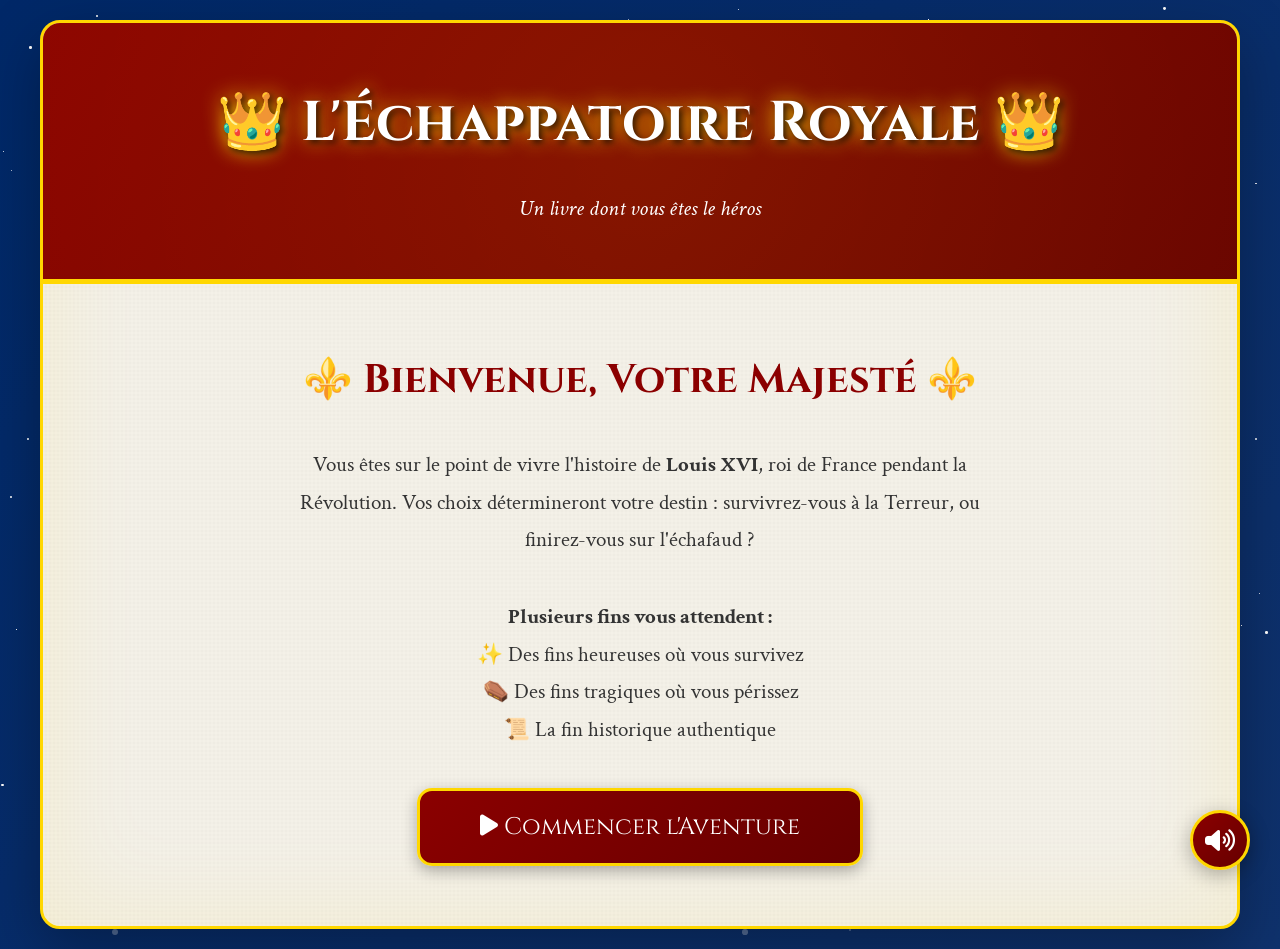
<file: histoirelouisXVI/index.html>
<!DOCTYPE html>
<html lang="fr">
<head>
    <meta charset="UTF-8">
    <meta name="viewport" content="width=device-width, initial-scale=1.0">
    <title>L'Échappatoire Royale - Livre dont vous êtes le héros</title>
    <link rel="stylesheet" href="https://cdnjs.cloudflare.com/ajax/libs/font-awesome/6.4.0/css/all.min.css">
    <link rel="stylesheet" href="style.css">
</head>
<body>
    <!-- Particules d'étoiles -->
    <div class="stars" id="stars"></div>

    <!-- Bouton de son -->
    <div class="sound-toggle" id="soundToggle" title="Activer/Désactiver le son">
        <i class="fas fa-volume-up"></i>
    </div>

    <div class="container">
        <header>
            <h1><span class="crown-icon">👑</span> L'Échappatoire Royale <span class="crown-icon">👑</span></h1>
            <p class="subtitle">Un livre dont vous êtes le héros</p>
        </header>

        <!-- Menu de démarrage -->
        <div id="startMenu" class="start-menu">
            <h2>⚜️ Bienvenue, Votre Majesté ⚜️</h2>
            <p>
                Vous êtes sur le point de vivre l'histoire de <strong>Louis XVI</strong>, roi de France pendant la Révolution.
                Vos choix détermineront votre destin : survivrez-vous à la Terreur, ou finirez-vous sur l'échafaud ?
            </p>
            <p>
                <strong>Plusieurs fins vous attendent :</strong><br>
                ✨ Des fins heureuses où vous survivez<br>
                ⚰️ Des fins tragiques où vous périssez<br>
                📜 La fin historique authentique
            </p>
            <button class="start-btn" onclick="startGame()">
                <span><i class="fas fa-play"></i> Commencer l'Aventure</span>
            </button>
        </div>

        <!-- Barre de statistiques -->
        <div id="statsBar" class="stats-bar hidden">
            <div class="stat-card">
                <div class="stat-icon"><i class="fas fa-heart"></i></div>
                <div class="stat-label">Confiance du Peuple</div>
                <div class="stat-value" id="trustValue">50%</div>
                <div class="progress-container">
                    <div class="progress-bar" id="trustBar" style="width: 50%"></div>
                </div>
            </div>
            <div class="stat-card">
                <div class="stat-icon"><i class="fas fa-crown"></i></div>
                <div class="stat-label">Soutien de la Noblesse</div>
                <div class="stat-value" id="nobilityValue">70%</div>
                <div class="progress-container">
                    <div class="progress-bar" id="nobilityBar" style="width: 70%"></div>
                </div>
            </div>
            <div class="stat-card">
                <div class="stat-icon"><i class="fas fa-calendar-alt"></i></div>
                <div class="stat-label">Date</div>
                <div class="stat-value" id="dateValue">20 Juin 1791</div>
            </div>
            <div class="stat-card">
                <div class="stat-icon"><i class="fas fa-book-open"></i></div>
                <div class="stat-label">Chapitre</div>
                <div class="stat-value" id="chapterCount">Prologue</div>
            </div>
        </div>

        <!-- Conteneur principal -->
        <div id="storyContainer" class="story-container hidden">
            <!-- Le contenu sera généré dynamiquement -->
        </div>
    </div>

    <!-- Modal -->
    <div id="infoModal" class="modal">
        <div class="modal-content">
            <span class="modal-close" onclick="closeModal()">&times;</span>
            <div id="modalContent"></div>
        </div>
    </div>

    <script src="script.js"></script>
</body>
</html>
</file>
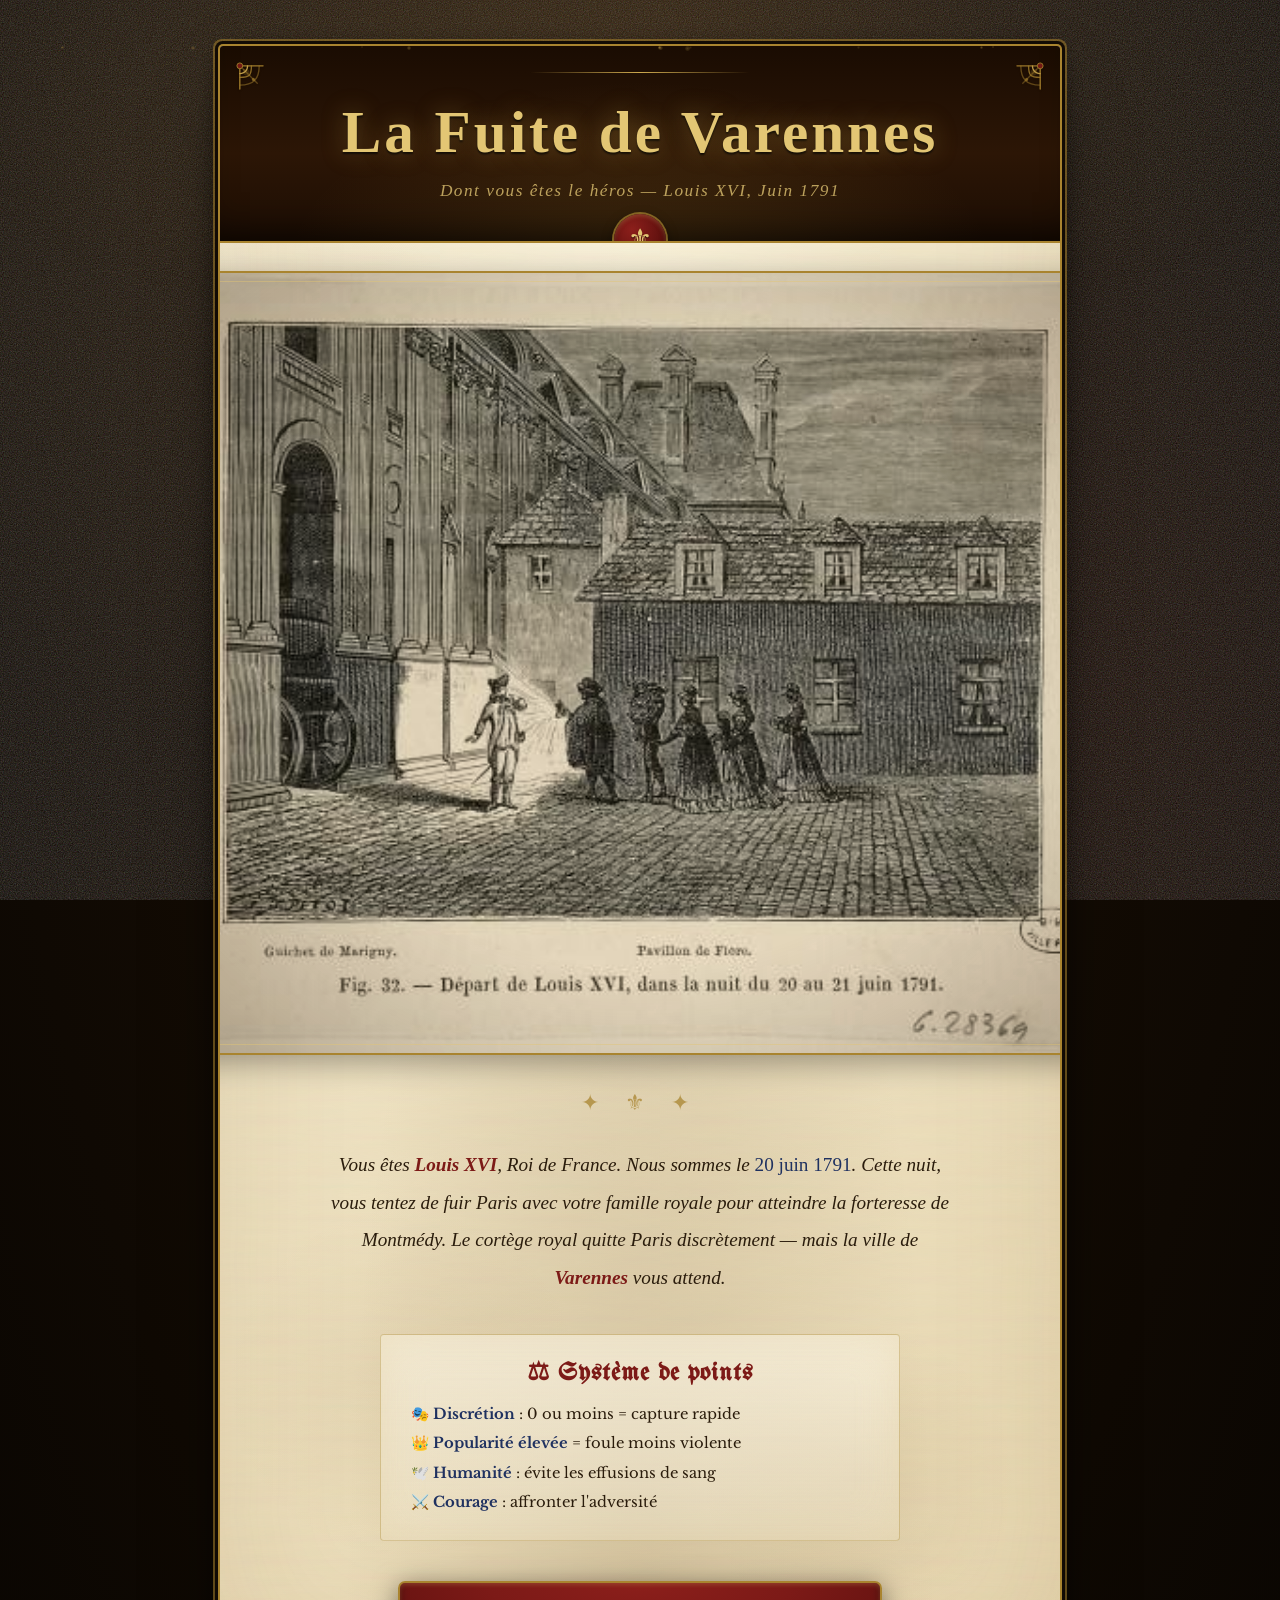
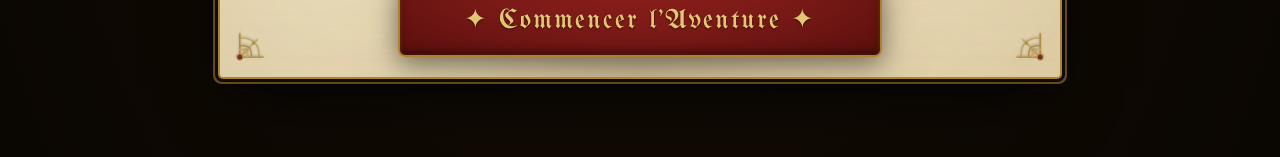
<file: histoirelouisXVI/Version 8/index.html>
<!DOCTYPE html>
<html lang="fr">
<head>
  <meta charset="UTF-8">
  <meta name="viewport" content="width=device-width, initial-scale=1.0">
  <title>La Fuite de Varennes — Dont vous êtes le héros</title>
  <!-- Polices historiques : UnifrakturMaguntia, IM Fell English, Libre Baskerville -->
  <link href="https://fonts.googleapis.com/css2?family=UnifrakturMaguntia&family=IM+Fell+English:ital@0;1&family=Libre+Baskerville:ital,wght@0,400;0,700;1,400&display=swap" rel="stylesheet">
  <!-- Styles partagés et styles spécifiques à la page d'accueil -->
  <link rel="stylesheet" href="assets/css/common.css">
  <link rel="stylesheet" href="assets/css/index.css">
</head>
<body>

<!-- Conteneur du livre parchemin -->
<div class="book">
  <div class="page">

    <!-- Coins ornementaux dorés aux quatre angles -->
    <div class="corner corner-tl"><svg viewBox="0 0 64 64" fill="none" xmlns="http://www.w3.org/2000/svg"><g stroke="#a9842f" stroke-width="1.4" fill="none" stroke-linecap="round"><path d="M6 6 L6 30 M6 6 L30 6"/><path d="M6 6 L24 24" opacity="0.5"/><path d="M10 10 C10 22 22 10 10 10 Z" fill="#a9842f" opacity="0.25"/><path d="M6 18 C16 18 18 16 18 6" opacity="0.85"/><path d="M6 26 C20 26 26 20 26 6" opacity="0.55"/><path d="M14 6 C14 14 6 14 6 14" stroke="#cda94e"/></g><circle cx="6" cy="6" r="3" fill="#7c1a17" stroke="#a9842f" stroke-width="1"/><circle cx="20" cy="20" r="1.6" fill="#a9842f" opacity="0.7"/></svg></div>
    <div class="corner corner-tr"><svg viewBox="0 0 64 64" fill="none" xmlns="http://www.w3.org/2000/svg"><g stroke="#a9842f" stroke-width="1.4" fill="none" stroke-linecap="round"><path d="M6 6 L6 30 M6 6 L30 6"/><path d="M6 6 L24 24" opacity="0.5"/><path d="M10 10 C10 22 22 10 10 10 Z" fill="#a9842f" opacity="0.25"/><path d="M6 18 C16 18 18 16 18 6" opacity="0.85"/><path d="M6 26 C20 26 26 20 26 6" opacity="0.55"/><path d="M14 6 C14 14 6 14 6 14" stroke="#cda94e"/></g><circle cx="6" cy="6" r="3" fill="#7c1a17" stroke="#a9842f" stroke-width="1"/><circle cx="20" cy="20" r="1.6" fill="#a9842f" opacity="0.7"/></svg></div>
    <div class="corner corner-bl"><svg viewBox="0 0 64 64" fill="none" xmlns="http://www.w3.org/2000/svg"><g stroke="#a9842f" stroke-width="1.4" fill="none" stroke-linecap="round"><path d="M6 6 L6 30 M6 6 L30 6"/><path d="M6 6 L24 24" opacity="0.5"/><path d="M10 10 C10 22 22 10 10 10 Z" fill="#a9842f" opacity="0.25"/><path d="M6 18 C16 18 18 16 18 6" opacity="0.85"/><path d="M6 26 C20 26 26 20 26 6" opacity="0.55"/><path d="M14 6 C14 14 6 14 6 14" stroke="#cda94e"/></g><circle cx="6" cy="6" r="3" fill="#7c1a17" stroke="#a9842f" stroke-width="1"/><circle cx="20" cy="20" r="1.6" fill="#a9842f" opacity="0.7"/></svg></div>
    <div class="corner corner-br"><svg viewBox="0 0 64 64" fill="none" xmlns="http://www.w3.org/2000/svg"><g stroke="#a9842f" stroke-width="1.4" fill="none" stroke-linecap="round"><path d="M6 6 L6 30 M6 6 L30 6"/><path d="M6 6 L24 24" opacity="0.5"/><path d="M10 10 C10 22 22 10 10 10 Z" fill="#a9842f" opacity="0.25"/><path d="M6 18 C16 18 18 16 18 6" opacity="0.85"/><path d="M6 26 C20 26 26 20 26 6" opacity="0.55"/><path d="M14 6 C14 14 6 14 6 14" stroke="#cda94e"/></g><circle cx="6" cy="6" r="3" fill="#7c1a17" stroke="#a9842f" stroke-width="1"/><circle cx="20" cy="20" r="1.6" fill="#a9842f" opacity="0.7"/></svg></div>

    <!-- En-tête avec titre et sous-titre -->
    <div class="header">
      <h1>La Fuite de Varennes</h1>
      <p class="subtitle">Dont vous êtes le héros — Louis XVI, Juin 1791</p>
    </div>

    <!-- Contenu du prologue -->
    <div class="content">
      <div class="start-area">

        <!-- Image d'illustration du départ nocturne -->
        <div class="story-image">
          <img src="assets/images/01_depart_paris.jpg" alt="Le départ discret de la famille royale des Tuileries">
          <div class="image-caption">La nuit du 20 juin 1791 — Le destin de la monarchie se joue</div>
        </div>

        <!-- Ornement typographique -->
        <div class="ornament">✦ ⚜ ✦</div>

        <!-- Texte d'introduction narratif -->
        <p class="story-intro">
          Vous êtes <strong>Louis XVI</strong>, Roi de France. Nous sommes le <em>20 juin 1791</em>.
          Cette nuit, vous tentez de fuir Paris avec votre famille royale pour atteindre la forteresse de Montmédy.
          Le cortège royal quitte Paris discrètement — mais la ville de <strong>Varennes</strong> vous attend.
        </p>

        <!-- Explication du système de points -->
        <div class="counter-legend">
          <h3>⚖ Système de points</h3>
          <ul>
            <li>🎭 <strong>Discrétion</strong> : 0 ou moins = capture rapide</li>
            <li>👑 <strong>Popularité élevée</strong> = foule moins violente</li>
            <li>🕊️ <strong>Humanité</strong> : évite les effusions de sang</li>
            <li>⚔️ <strong>Courage</strong> : affronter l'adversité</li>
          </ul>
        </div>

        <!-- Bouton de démarrage — lien vers la page du jeu -->
        <a href="pages/game.html" class="start-btn">✦ Commencer l'Aventure ✦</a>

      </div>
    </div>

  </div>
</div>

<!-- Script des particules de poussière (ambiance atmosphérique) -->
<script src="scripts/common.js"></script>
</body>
</html>
</file>
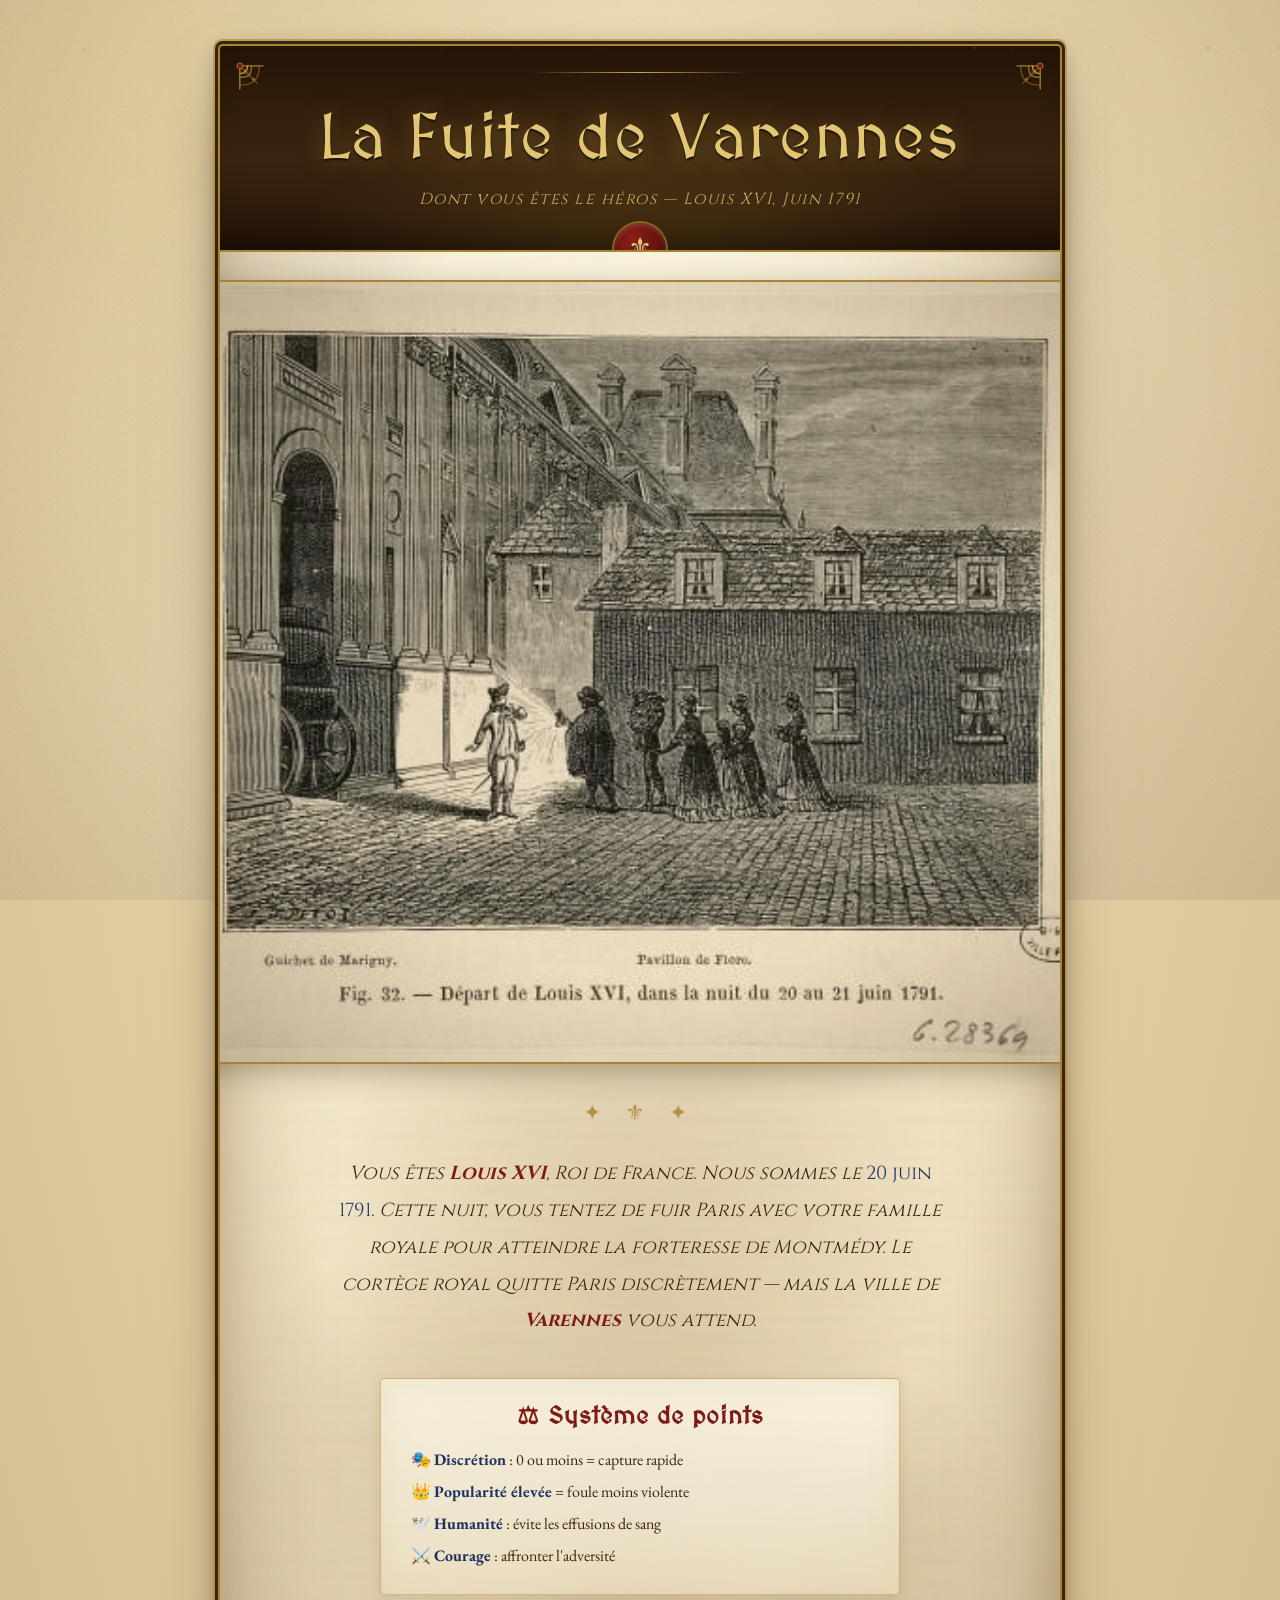
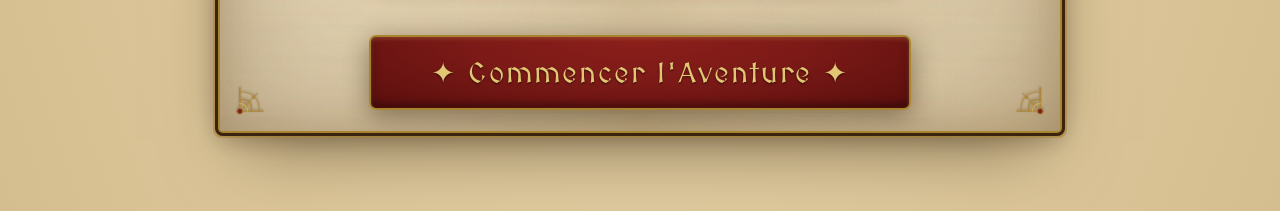
<file: histoirelouisXVI/Version 9/index.html>
<!DOCTYPE html>
<html lang="fr">
<head>
  <meta charset="UTF-8">
  <meta name="viewport" content="width=device-width, initial-scale=1.0">
  <title>La Fuite de Varennes — Dont vous êtes le héros</title>
  <!-- Polices grimoire : MedievalSharp (titres), Cinzel (sous-titres), EB Garamond (texte) -->
  <link href="https://fonts.googleapis.com/css2?family=MedievalSharp&family=Cinzel:wght@400;600;700&family=EB+Garamond:ital,wght@0,400;0,500;1,400&display=swap" rel="stylesheet">
  <!-- Styles partagés et styles spécifiques à la page d'accueil -->
  <link rel="stylesheet" href="assets/css/common.css">
  <link rel="stylesheet" href="assets/css/index.css">
</head>
<body>

<!-- Conteneur du livre parchemin -->
<div class="book">
  <div class="page">

    <!-- Coins ornementaux dorés aux quatre angles -->
    <div class="corner corner-tl"><svg viewBox="0 0 64 64" fill="none" xmlns="http://www.w3.org/2000/svg"><g stroke="#a9842f" stroke-width="1.4" fill="none" stroke-linecap="round"><path d="M6 6 L6 30 M6 6 L30 6"/><path d="M6 6 L24 24" opacity="0.5"/><path d="M10 10 C10 22 22 10 10 10 Z" fill="#a9842f" opacity="0.25"/><path d="M6 18 C16 18 18 16 18 6" opacity="0.85"/><path d="M6 26 C20 26 26 20 26 6" opacity="0.55"/><path d="M14 6 C14 14 6 14 6 14" stroke="#cda94e"/></g><circle cx="6" cy="6" r="3" fill="#7c1a17" stroke="#a9842f" stroke-width="1"/><circle cx="20" cy="20" r="1.6" fill="#a9842f" opacity="0.7"/></svg></div>
    <div class="corner corner-tr"><svg viewBox="0 0 64 64" fill="none" xmlns="http://www.w3.org/2000/svg"><g stroke="#a9842f" stroke-width="1.4" fill="none" stroke-linecap="round"><path d="M6 6 L6 30 M6 6 L30 6"/><path d="M6 6 L24 24" opacity="0.5"/><path d="M10 10 C10 22 22 10 10 10 Z" fill="#a9842f" opacity="0.25"/><path d="M6 18 C16 18 18 16 18 6" opacity="0.85"/><path d="M6 26 C20 26 26 20 26 6" opacity="0.55"/><path d="M14 6 C14 14 6 14 6 14" stroke="#cda94e"/></g><circle cx="6" cy="6" r="3" fill="#7c1a17" stroke="#a9842f" stroke-width="1"/><circle cx="20" cy="20" r="1.6" fill="#a9842f" opacity="0.7"/></svg></div>
    <div class="corner corner-bl"><svg viewBox="0 0 64 64" fill="none" xmlns="http://www.w3.org/2000/svg"><g stroke="#a9842f" stroke-width="1.4" fill="none" stroke-linecap="round"><path d="M6 6 L6 30 M6 6 L30 6"/><path d="M6 6 L24 24" opacity="0.5"/><path d="M10 10 C10 22 22 10 10 10 Z" fill="#a9842f" opacity="0.25"/><path d="M6 18 C16 18 18 16 18 6" opacity="0.85"/><path d="M6 26 C20 26 26 20 26 6" opacity="0.55"/><path d="M14 6 C14 14 6 14 6 14" stroke="#cda94e"/></g><circle cx="6" cy="6" r="3" fill="#7c1a17" stroke="#a9842f" stroke-width="1"/><circle cx="20" cy="20" r="1.6" fill="#a9842f" opacity="0.7"/></svg></div>
    <div class="corner corner-br"><svg viewBox="0 0 64 64" fill="none" xmlns="http://www.w3.org/2000/svg"><g stroke="#a9842f" stroke-width="1.4" fill="none" stroke-linecap="round"><path d="M6 6 L6 30 M6 6 L30 6"/><path d="M6 6 L24 24" opacity="0.5"/><path d="M10 10 C10 22 22 10 10 10 Z" fill="#a9842f" opacity="0.25"/><path d="M6 18 C16 18 18 16 18 6" opacity="0.85"/><path d="M6 26 C20 26 26 20 26 6" opacity="0.55"/><path d="M14 6 C14 14 6 14 6 14" stroke="#cda94e"/></g><circle cx="6" cy="6" r="3" fill="#7c1a17" stroke="#a9842f" stroke-width="1"/><circle cx="20" cy="20" r="1.6" fill="#a9842f" opacity="0.7"/></svg></div>

    <!-- En-tête avec titre et sous-titre -->
    <div class="header">
      <h1>La Fuite de Varennes</h1>
      <p class="subtitle">Dont vous êtes le héros — Louis XVI, Juin 1791</p>
    </div>

    <!-- Contenu du prologue -->
    <div class="content">
      <div class="start-area">

        <!-- Image d'illustration du départ nocturne -->
        <div class="story-image">
          <img src="assets/images/01_depart_paris.jpg" alt="Le départ discret de la famille royale des Tuileries">
          <div class="image-caption">La nuit du 20 juin 1791 — Le destin de la monarchie se joue</div>
        </div>

        <!-- Ornement typographique -->
        <div class="ornament">✦ ⚜ ✦</div>

        <!-- Texte d'introduction narratif -->
        <p class="story-intro">
          Vous êtes <strong>Louis XVI</strong>, Roi de France. Nous sommes le <em>20 juin 1791</em>.
          Cette nuit, vous tentez de fuir Paris avec votre famille royale pour atteindre la forteresse de Montmédy.
          Le cortège royal quitte Paris discrètement — mais la ville de <strong>Varennes</strong> vous attend.
        </p>

        <!-- Explication du système de points -->
        <div class="counter-legend">
          <h3>⚖ Système de points</h3>
          <ul>
            <li>🎭 <strong>Discrétion</strong> : 0 ou moins = capture rapide</li>
            <li>👑 <strong>Popularité élevée</strong> = foule moins violente</li>
            <li>🕊️ <strong>Humanité</strong> : évite les effusions de sang</li>
            <li>⚔️ <strong>Courage</strong> : affronter l'adversité</li>
          </ul>
        </div>

        <!-- Bouton de démarrage — lien vers la page du jeu -->
        <a href="pages/game.html" class="start-btn">✦ Commencer l'Aventure ✦</a>

      </div>
    </div>

  </div>
</div>

<!-- Script des particules de poussière (ambiance atmosphérique) -->
<script src="scripts/common.js"></script>
</body>
</html>
</file>
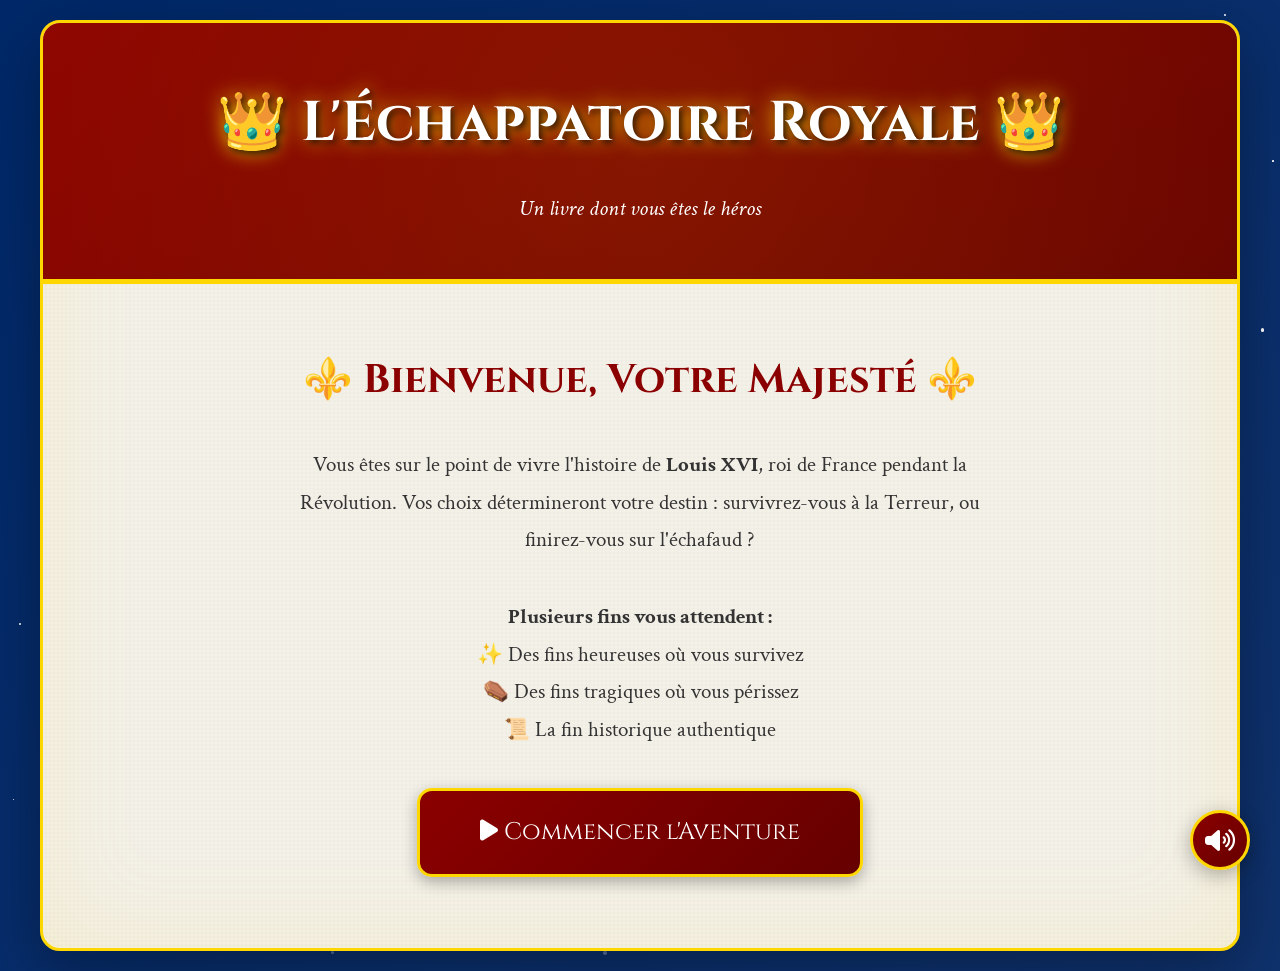
<file: histoirelouisXVI/Version 7/histoirelouisXVI/index.html>
<!DOCTYPE html>
<html lang="fr">
<head>
    <meta charset="UTF-8">
    <meta name="viewport" content="width=device-width, initial-scale=1.0">
    <title>L'Échappatoire Royale - Livre dont vous êtes le héros</title>
    <!-- Icônes Font Awesome -->
    <link rel="stylesheet" href="https://cdnjs.cloudflare.com/ajax/libs/font-awesome/6.4.0/css/all.min.css">
    <!-- Styles partagés et spécifiques à la page d'accueil -->
    <link rel="stylesheet" href="assets/css/common.css">
    <link rel="stylesheet" href="assets/css/index.css">
</head>
<body>
    <!-- Étoiles scintillantes d'arrière-plan -->
    <div class="stars" id="stars"></div>

    <!-- Bouton de contrôle du son -->
    <div class="sound-toggle" id="soundToggle" title="Activer/Désactiver le son">
        <i class="fas fa-volume-up"></i>
    </div>

    <!-- Conteneur principal avec bordure dorée -->
    <div class="container">
        <!-- En-tête du site avec titre et sous-titre -->
        <header>
            <h1><span class="crown-icon">👑</span> L'Échappatoire Royale <span class="crown-icon">👑</span></h1>
            <p class="subtitle">Un livre dont vous êtes le héros</p>
        </header>

        <!-- Menu de démarrage avec description et bouton -->
        <div id="startMenu" class="start-menu">
            <h2>⚜️ Bienvenue, Votre Majesté ⚜️</h2>
            <p>
                Vous êtes sur le point de vivre l'histoire de <strong>Louis XVI</strong>, roi de France pendant la Révolution.
                Vos choix détermineront votre destin : survivrez-vous à la Terreur, ou finirez-vous sur l'échafaud ?
            </p>
            <p>
                <strong>Plusieurs fins vous attendent :</strong><br>
                ✨ Des fins heureuses où vous survivez<br>
                ⚰️ Des fins tragiques où vous périssez<br>
                📜 La fin historique authentique
            </p>
            <!-- Le bouton redirige vers la page du jeu -->
            <a href="pages/game.html" class="start-btn">
                <span><i class="fas fa-play"></i> Commencer l'Aventure</span>
            </a>
        </div>
    </div>

    <!-- Script des fonctions partagées (étoiles, particules, son) -->
    <script src="scripts/common.js"></script>
</body>
</html>
</file>
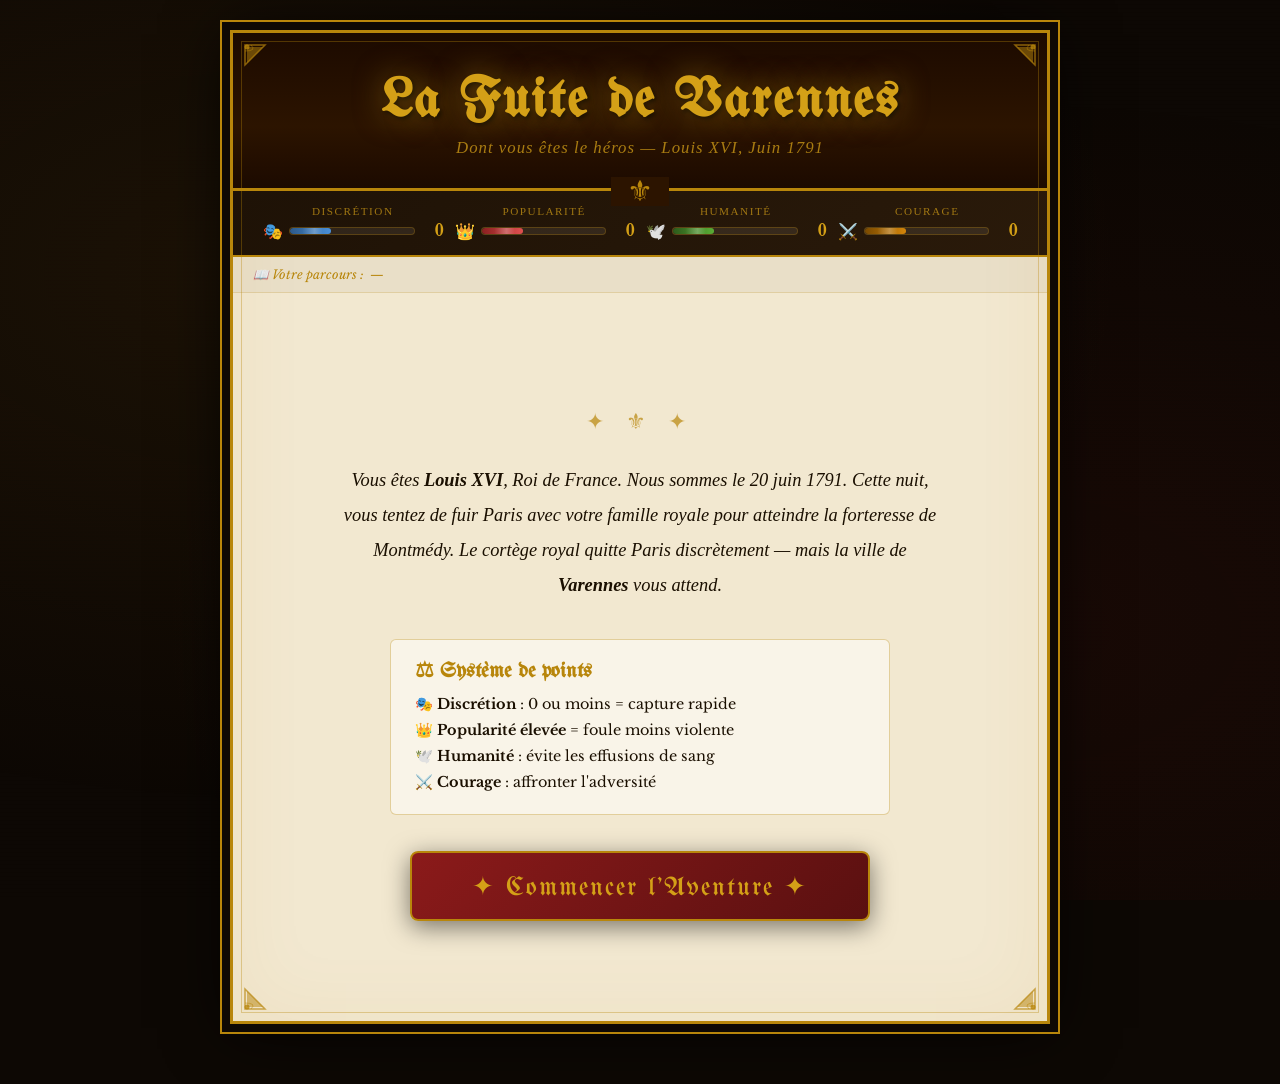
<file: histoirelouisXVI/fuite_varennes.html>
<!DOCTYPE html>
<html lang="fr">
<head>
<meta charset="UTF-8">
<meta name="viewport" content="width=device-width, initial-scale=1.0">
<title>La Fuite de Varennes — Dont vous êtes le héros</title>
<link href="https://fonts.googleapis.com/css2?family=UnifrakturMaguntia&family=IM+Fell+English:ital@0;1&family=Libre+Baskerville:ital,wght@0,400;0,700;1,400&display=swap" rel="stylesheet">
<style>
  *, *::before, *::after { box-sizing: border-box; margin: 0; padding: 0; }

  :root {
    --ink: #1a0f00;
    --parch: #f2e8d0;
    --parch-dark: #e0d0a8;
    --parch-mid: #ecddb8;
    --red: #8b1a1a;
    --gold: #b8860b;
    --gold-light: #d4a017;
    --blue-royal: #1c2e5a;
    --green: #2d5a1b;
    --shadow: rgba(26,15,0,0.45);
  }

  body {
    background: #0d0804;
    font-family: 'Libre Baskerville', serif;
    color: var(--ink);
    min-height: 100vh;
    display: flex;
    justify-content: center;
    align-items: flex-start;
    padding: 30px 15px 60px;
    position: relative;
    overflow-x: hidden;
  }

  /* Fond texturé */
  body::before {
    content: '';
    position: fixed; inset: 0;
    background:
      radial-gradient(ellipse at 20% 30%, rgba(139,90,20,0.12) 0%, transparent 60%),
      radial-gradient(ellipse at 80% 70%, rgba(139,26,26,0.10) 0%, transparent 60%),
      repeating-linear-gradient(0deg, transparent, transparent 3px, rgba(0,0,0,0.04) 3px, rgba(0,0,0,0.04) 4px);
    pointer-events: none; z-index: 0;
  }

  .book {
    max-width: 820px; width: 100%;
    position: relative; z-index: 1;
    animation: bookOpen 1.2s cubic-bezier(0.22,1,0.36,1) both;
  }

  @keyframes bookOpen {
    from { opacity: 0; transform: perspective(600px) rotateX(8deg) translateY(40px); }
    to   { opacity: 1; transform: perspective(600px) rotateX(0deg) translateY(0); }
  }

  /* Bordure décorative parchemin */
  .page {
    background: var(--parch);
    border: 3px solid var(--gold);
    box-shadow:
      0 0 0 8px #0d0804,
      0 0 0 10px var(--gold),
      0 4px 60px rgba(0,0,0,0.9),
      inset 0 0 80px rgba(184,134,11,0.07);
    position: relative;
    overflow: hidden;
  }

  .page::before {
    content: '';
    position: absolute; inset: 8px;
    border: 1px solid rgba(184,134,11,0.35);
    pointer-events: none;
    z-index: 10;
  }

  /* Coins ornementaux */
  .corner { position: absolute; width: 48px; height: 48px; z-index: 15; }
  .corner svg { width: 100%; height: 100%; }
  .corner-tl { top: 10px; left: 10px; }
  .corner-tr { top: 10px; right: 10px; transform: scaleX(-1); }
  .corner-bl { bottom: 10px; left: 10px; transform: scaleY(-1); }
  .corner-br { bottom: 10px; right: 10px; transform: scale(-1,-1); }

  /* ======================== HEADER ======================== */
  .header {
    background: linear-gradient(180deg, #1c0a00 0%, #2c1400 60%, #1c0a00 100%);
    padding: 40px 60px 30px;
    text-align: center;
    border-bottom: 3px solid var(--gold);
    position: relative;
  }

  .header::after {
    content: '⚜';
    position: absolute; bottom: -18px; left: 50%;
    transform: translateX(-50%);
    font-size: 1.8em; color: var(--gold);
    background: #2c1400;
    padding: 0 16px;
    line-height: 1;
  }

  .header h1 {
    font-family: 'UnifrakturMaguntia', cursive;
    font-size: clamp(2em, 5vw, 3.4em);
    color: var(--gold-light);
    text-shadow: 0 0 30px rgba(212,160,23,0.5), 2px 2px 4px rgba(0,0,0,0.8);
    letter-spacing: 2px;
    margin-bottom: 8px;
    animation: glowTitle 3s ease-in-out infinite alternate;
  }

  @keyframes glowTitle {
    from { text-shadow: 0 0 20px rgba(212,160,23,0.4), 2px 2px 4px rgba(0,0,0,0.8); }
    to   { text-shadow: 0 0 40px rgba(212,160,23,0.8), 0 0 60px rgba(212,160,23,0.3), 2px 2px 4px rgba(0,0,0,0.8); }
  }

  .header .subtitle {
    font-family: 'IM Fell English', serif;
    font-style: italic;
    color: rgba(212,160,23,0.75);
    font-size: 1.05em;
    letter-spacing: 1px;
  }

  /* ======================== STATS BAR ======================== */
  .stats-bar {
    background: linear-gradient(135deg, #1e1206 0%, #2a1a0a 100%);
    padding: 14px 30px;
    display: grid;
    grid-template-columns: repeat(4, 1fr);
    gap: 12px;
    border-bottom: 2px solid var(--gold);
  }

  .stat {
    display: flex; flex-direction: column; align-items: center; gap: 4px;
  }

  .stat-label {
    font-family: 'IM Fell English', serif;
    font-size: 0.7em;
    color: rgba(212,160,23,0.7);
    text-transform: uppercase;
    letter-spacing: 1.5px;
  }

  .stat-row {
    display: flex; align-items: center; gap: 6px; width: 100%;
  }

  .stat-icon { font-size: 1em; }

  .stat-track {
    flex: 1; height: 8px;
    background: rgba(255,255,255,0.08);
    border-radius: 4px;
    overflow: hidden;
    border: 1px solid rgba(184,134,11,0.3);
  }

  .stat-fill {
    height: 100%;
    border-radius: 4px;
    transition: width 0.8s cubic-bezier(0.34,1.56,0.64,1);
    position: relative;
    overflow: hidden;
  }

  .stat-fill::after {
    content: '';
    position: absolute; inset: 0;
    background: linear-gradient(90deg, transparent 30%, rgba(255,255,255,0.25) 60%, transparent 80%);
    animation: shimmer 2s infinite;
  }

  @keyframes shimmer { 0%{transform:translateX(-100%)} 100%{transform:translateX(200%)} }

  .fill-discret  { background: linear-gradient(90deg, #2d5a8a, #4a90d9); }
  .fill-popular  { background: linear-gradient(90deg, #8b2020, #e05050); }
  .fill-human    { background: linear-gradient(90deg, #2d5a1b, #5aad35); }
  .fill-courage  { background: linear-gradient(90deg, #7a4a00, #d4850a); }

  .stat-num {
    font-family: 'UnifrakturMaguntia', cursive;
    font-size: 1.1em;
    color: var(--gold-light);
    min-width: 22px;
    text-align: right;
  }

  /* ======================== CONTENU ======================== */
  .content {
    padding: 50px 60px 60px;
    min-height: 400px;
    position: relative;
  }

  /* Zone de chapitre */
  .chapter { display: none; }
  .chapter.active {
    display: block;
    animation: pageFlip 0.7s cubic-bezier(0.22,1,0.36,1) both;
  }

  @keyframes pageFlip {
    from { opacity: 0; transform: translateX(30px); filter: blur(2px); }
    to   { opacity: 1; transform: translateX(0);    filter: blur(0); }
  }

  /* Numéro et titre de bloc */
  .bloc-tag {
    display: inline-flex; align-items: center; gap: 10px;
    margin-bottom: 18px;
  }

  .bloc-num {
    font-family: 'UnifrakturMaguntia', cursive;
    font-size: 2.4em;
    color: var(--gold);
    line-height: 1;
    text-shadow: 1px 1px 0 rgba(0,0,0,0.3);
  }

  .bloc-title {
    font-family: 'IM Fell English', serif;
    font-style: italic;
    font-size: 1.25em;
    color: var(--red);
    border-bottom: 1px solid var(--gold);
    padding-bottom: 2px;
  }

  /* Texte narratif */
  .narrative {
    background: rgba(255,255,255,0.45);
    border: 1px solid rgba(184,134,11,0.3);
    border-radius: 4px;
    padding: 28px 32px;
    margin-bottom: 32px;
    font-size: 1.05em;
    line-height: 1.95;
    position: relative;
    box-shadow: inset 0 0 40px rgba(242,232,208,0.5);
  }

  .narrative p { margin-bottom: 14px; }
  .narrative p:last-child { margin-bottom: 0; }

  .narrative strong { color: var(--red); }
  .narrative em { color: var(--blue-royal); font-style: italic; }

  /* Lettre ornée */
  .narrative p:first-child::first-letter {
    font-family: 'UnifrakturMaguntia', cursive;
    font-size: 3.5em;
    float: left;
    line-height: 0.75;
    margin: 6px 8px 0 0;
    color: var(--red);
    text-shadow: 1px 1px 0 rgba(0,0,0,0.2);
  }

  /* Effet de capture */
  .capture-warning {
    background: linear-gradient(135deg, rgba(139,26,26,0.12), rgba(139,26,26,0.06));
    border: 1px solid rgba(139,26,26,0.35);
    border-radius: 4px;
    padding: 12px 18px;
    margin-bottom: 20px;
    font-family: 'IM Fell English', serif;
    font-style: italic;
    font-size: 0.9em;
    color: var(--red);
    display: flex; align-items: center; gap: 10px;
  }

  /* Titre des choix */
  .choices-header {
    font-family: 'IM Fell English', serif;
    font-style: italic;
    font-size: 1em;
    color: rgba(26,15,0,0.55);
    text-align: center;
    margin-bottom: 16px;
    letter-spacing: 1px;
    display: flex; align-items: center; gap: 10px; justify-content: center;
  }

  .choices-header::before,
  .choices-header::after {
    content: '';
    flex: 1; height: 1px;
    background: linear-gradient(90deg, transparent, var(--gold), transparent);
  }

  /* Boutons de choix */
  .choices { display: flex; flex-direction: column; gap: 14px; }

  .choice-btn {
    background: linear-gradient(135deg, var(--parch-mid) 0%, var(--parch) 100%);
    border: 2px solid var(--gold);
    border-radius: 6px;
    padding: 0;
    cursor: pointer;
    transition: all 0.3s cubic-bezier(0.34,1.56,0.64,1);
    text-align: left;
    overflow: hidden;
    box-shadow: 0 3px 12px rgba(0,0,0,0.2);
    font-family: 'Libre Baskerville', serif;
    position: relative;
  }

  .choice-btn::before {
    content: '';
    position: absolute; inset: 0;
    background: linear-gradient(135deg, rgba(212,160,23,0.15), transparent);
    opacity: 0; transition: opacity 0.3s;
  }

  .choice-btn:hover {
    transform: translateY(-3px) scale(1.01);
    box-shadow: 0 8px 25px rgba(0,0,0,0.3), 0 0 0 1px var(--gold-light);
    border-color: var(--gold-light);
  }

  .choice-btn:hover::before { opacity: 1; }

  .choice-btn:active { transform: translateY(0) scale(0.99); }

  .choice-inner {
    display: flex; align-items: stretch;
  }

  .choice-letter {
    background: linear-gradient(180deg, #1c0a00, #2c1400);
    color: var(--gold-light);
    font-family: 'UnifrakturMaguntia', cursive;
    font-size: 1.8em;
    padding: 14px 18px;
    display: flex; align-items: center; justify-content: center;
    min-width: 60px;
    border-right: 1px solid var(--gold);
    letter-spacing: 0;
  }

  .choice-body {
    padding: 14px 18px;
    flex: 1;
  }

  .choice-text {
    font-size: 0.95em;
    line-height: 1.5;
    color: var(--ink);
    margin-bottom: 6px;
  }

  .choice-effects {
    display: flex; flex-wrap: wrap; gap: 6px; margin-top: 8px;
  }

  .effect-tag {
    font-size: 0.72em;
    padding: 2px 8px;
    border-radius: 10px;
    font-family: 'IM Fell English', serif;
    font-style: italic;
    letter-spacing: 0.5px;
    white-space: nowrap;
  }

  .effect-pos { background: rgba(45,90,27,0.15); color: var(--green); border: 1px solid rgba(45,90,27,0.3); }
  .effect-neg { background: rgba(139,26,26,0.12); color: var(--red); border: 1px solid rgba(139,26,26,0.25); }
  .effect-neu { background: rgba(28,46,90,0.1); color: var(--blue-royal); border: 1px solid rgba(28,46,90,0.2); }

  .choice-destination {
    font-size: 0.72em;
    color: rgba(26,15,0,0.4);
    font-style: italic;
    margin-top: 4px;
  }

  /* ======================== FINS ======================== */
  .ending-screen {
    text-align: center;
    padding: 20px 0;
    animation: endingReveal 1.2s cubic-bezier(0.22,1,0.36,1) both;
  }

  @keyframes endingReveal {
    from { opacity: 0; transform: scale(0.85); filter: blur(4px); }
    to   { opacity: 1; transform: scale(1); filter: blur(0); }
  }

  .ending-emblem {
    font-size: 4.5em;
    margin-bottom: 16px;
    display: block;
    filter: drop-shadow(0 0 20px rgba(184,134,11,0.5));
    animation: float 3s ease-in-out infinite;
  }

  @keyframes float {
    0%,100% { transform: translateY(0) rotate(-3deg); }
    50%      { transform: translateY(-12px) rotate(3deg); }
  }

  .ending-box {
    border-radius: 8px;
    padding: 36px 40px;
    margin: 20px 0 30px;
    position: relative;
    overflow: hidden;
  }

  .ending-box::before {
    content: '';
    position: absolute; inset: 0;
    opacity: 0.06;
    background: repeating-linear-gradient(
      45deg, currentColor, currentColor 1px, transparent 1px, transparent 10px
    );
  }

  .ending-good    { background: rgba(45,90,27,0.1);  border: 2px solid rgba(45,90,27,0.5);  color: var(--green); }
  .ending-bad     { background: rgba(139,26,26,0.1); border: 2px solid rgba(139,26,26,0.5); color: var(--red); }
  .ending-neutral { background: rgba(28,46,90,0.1);  border: 2px solid rgba(28,46,90,0.4);  color: var(--blue-royal); }

  .ending-title {
    font-family: 'UnifrakturMaguntia', cursive;
    font-size: 2.1em;
    margin-bottom: 18px;
    letter-spacing: 1px;
  }

  .ending-text {
    font-family: 'IM Fell English', serif;
    font-style: italic;
    font-size: 1.1em;
    line-height: 1.85;
    color: var(--ink);
  }

  .final-stats {
    display: grid; grid-template-columns: repeat(2, 1fr); gap: 14px;
    margin: 24px 0;
  }

  .final-stat-card {
    background: rgba(242,232,208,0.7);
    border: 1px solid rgba(184,134,11,0.4);
    border-radius: 6px;
    padding: 14px 16px;
    text-align: center;
  }

  .final-stat-label {
    font-family: 'IM Fell English', serif;
    font-style: italic;
    font-size: 0.8em;
    color: rgba(26,15,0,0.55);
    text-transform: uppercase;
    letter-spacing: 1px;
    margin-bottom: 6px;
  }

  .final-stat-value {
    font-family: 'UnifrakturMaguntia', cursive;
    font-size: 2em;
    color: var(--gold);
    line-height: 1;
  }

  /* Bouton restart */
  .restart-btn {
    background: linear-gradient(135deg, #1c0a00 0%, #2c1400 100%);
    color: var(--gold-light);
    border: 2px solid var(--gold);
    border-radius: 6px;
    padding: 14px 40px;
    font-family: 'IM Fell English', serif;
    font-style: italic;
    font-size: 1.1em;
    cursor: pointer;
    transition: all 0.3s ease;
    letter-spacing: 1px;
    box-shadow: 0 4px 15px rgba(0,0,0,0.4);
  }

  .restart-btn:hover {
    transform: translateY(-3px);
    box-shadow: 0 8px 25px rgba(0,0,0,0.5), 0 0 20px rgba(212,160,23,0.3);
    color: #fff;
  }

  /* ======================== PROLOGUE / START ======================== */
  .start-area {
    text-align: center;
    padding: 40px 20px;
  }

  .start-area .story-intro {
    font-family: 'IM Fell English', serif;
    font-style: italic;
    font-size: 1.15em;
    line-height: 1.9;
    max-width: 600px;
    margin: 0 auto 36px;
    color: var(--ink);
  }

  .start-area .counter-legend {
    background: rgba(255,255,255,0.5);
    border: 1px solid rgba(184,134,11,0.35);
    border-radius: 6px;
    padding: 18px 24px;
    margin: 0 auto 36px;
    max-width: 500px;
    text-align: left;
  }

  .start-area .counter-legend h3 {
    font-family: 'UnifrakturMaguntia', cursive;
    color: var(--gold);
    font-size: 1.3em;
    margin-bottom: 10px;
  }

  .start-area .counter-legend ul {
    list-style: none;
    font-size: 0.9em;
    line-height: 1.8;
  }

  .start-area .counter-legend li::before {
    margin-right: 8px;
  }

  .start-btn {
    background: linear-gradient(135deg, var(--red) 0%, #5a1010 100%);
    color: var(--gold-light);
    border: 2px solid var(--gold);
    border-radius: 8px;
    padding: 18px 60px;
    font-family: 'UnifrakturMaguntia', cursive;
    font-size: 1.6em;
    cursor: pointer;
    transition: all 0.4s cubic-bezier(0.34,1.56,0.64,1);
    letter-spacing: 2px;
    box-shadow: 0 6px 25px rgba(0,0,0,0.5);
    position: relative;
    overflow: hidden;
  }

  .start-btn::before {
    content: '';
    position: absolute; inset: 0;
    background: linear-gradient(135deg, transparent 30%, rgba(255,255,255,0.1) 50%, transparent 70%);
    transform: translateX(-100%);
    transition: transform 0.5s;
  }

  .start-btn:hover { transform: translateY(-4px) scale(1.04); box-shadow: 0 12px 35px rgba(0,0,0,0.6), 0 0 30px rgba(184,134,11,0.3); }
  .start-btn:hover::before { transform: translateX(200%); }

  /* Divider ornemental */
  .ornament {
    text-align: center;
    color: var(--gold);
    font-size: 1.4em;
    margin: 24px 0 28px;
    letter-spacing: 8px;
    opacity: 0.7;
  }

  /* Chemin parcouru */
  .breadcrumb {
    display: flex; align-items: center; gap: 6px;
    flex-wrap: wrap;
    padding: 10px 20px;
    background: rgba(0,0,0,0.04);
    border-bottom: 1px solid rgba(184,134,11,0.2);
    font-size: 0.78em;
    color: rgba(26,15,0,0.45);
    font-style: italic;
  }

  .breadcrumb span { color: var(--gold); }
  .breadcrumb .sep { opacity: 0.4; }

  /* Tooltip stat change */
  .stat-change {
    position: fixed; top: 80px; right: 20px;
    background: #1c0a00;
    color: var(--gold-light);
    border: 1px solid var(--gold);
    border-radius: 6px;
    padding: 10px 16px;
    font-family: 'IM Fell English', serif;
    font-style: italic;
    font-size: 0.9em;
    z-index: 999;
    pointer-events: none;
    opacity: 0;
    transform: translateX(30px);
    transition: all 0.4s;
    max-width: 220px;
  }

  .stat-change.show {
    opacity: 1; transform: translateX(0);
  }

  /* Responsive */
  @media (max-width: 600px) {
    .content { padding: 30px 25px 40px; }
    .header  { padding: 28px 25px 22px; }
    .stats-bar { grid-template-columns: repeat(2,1fr); padding: 10px 15px; }
    .choice-letter { min-width: 48px; font-size: 1.4em; padding: 10px 12px; }
    .final-stats { grid-template-columns: 1fr 1fr; }
  }
</style>
</head>
<body>

<!-- Notification stats -->
<div class="stat-change" id="statNotif"></div>

<div class="book">
  <div class="page">

    <!-- Coins -->
    <div class="corner corner-tl">
      <svg viewBox="0 0 48 48" fill="none" xmlns="http://www.w3.org/2000/svg">
        <path d="M4 4 L20 4 L4 20 Z" fill="#b8860b" opacity="0.5"/>
        <path d="M2 2 L22 2 L2 22 Z" fill="none" stroke="#b8860b" stroke-width="1.5" opacity="0.7"/>
        <circle cx="4" cy="4" r="2.5" fill="#b8860b" opacity="0.8"/>
        <path d="M8 2 Q14 8 2 8" fill="none" stroke="#b8860b" stroke-width="1" opacity="0.5"/>
      </svg>
    </div>
    <div class="corner corner-tr">
      <svg viewBox="0 0 48 48" fill="none" xmlns="http://www.w3.org/2000/svg">
        <path d="M4 4 L20 4 L4 20 Z" fill="#b8860b" opacity="0.5"/>
        <path d="M2 2 L22 2 L2 22 Z" fill="none" stroke="#b8860b" stroke-width="1.5" opacity="0.7"/>
        <circle cx="4" cy="4" r="2.5" fill="#b8860b" opacity="0.8"/>
        <path d="M8 2 Q14 8 2 8" fill="none" stroke="#b8860b" stroke-width="1" opacity="0.5"/>
      </svg>
    </div>
    <div class="corner corner-bl">
      <svg viewBox="0 0 48 48" fill="none" xmlns="http://www.w3.org/2000/svg">
        <path d="M4 4 L20 4 L4 20 Z" fill="#b8860b" opacity="0.5"/>
        <path d="M2 2 L22 2 L2 22 Z" fill="none" stroke="#b8860b" stroke-width="1.5" opacity="0.7"/>
        <circle cx="4" cy="4" r="2.5" fill="#b8860b" opacity="0.8"/>
        <path d="M8 2 Q14 8 2 8" fill="none" stroke="#b8860b" stroke-width="1" opacity="0.5"/>
      </svg>
    </div>
    <div class="corner corner-br">
      <svg viewBox="0 0 48 48" fill="none" xmlns="http://www.w3.org/2000/svg">
        <path d="M4 4 L20 4 L4 20 Z" fill="#b8860b" opacity="0.5"/>
        <path d="M2 2 L22 2 L2 22 Z" fill="none" stroke="#b8860b" stroke-width="1.5" opacity="0.7"/>
        <circle cx="4" cy="4" r="2.5" fill="#b8860b" opacity="0.8"/>
        <path d="M8 2 Q14 8 2 8" fill="none" stroke="#b8860b" stroke-width="1" opacity="0.5"/>
      </svg>
    </div>

    <!-- HEADER -->
    <div class="header">
      <h1>La Fuite de Varennes</h1>
      <p class="subtitle">Dont vous êtes le héros — Louis XVI, Juin 1791</p>
    </div>

    <!-- BARRE DE STATS -->
    <div class="stats-bar" id="statsBar">
      <div class="stat">
        <div class="stat-label">Discrétion</div>
        <div class="stat-row">
          <span class="stat-icon">🎭</span>
          <div class="stat-track"><div class="stat-fill fill-discret" id="fill-discret" style="width:0%"></div></div>
          <span class="stat-num" id="num-discret">0</span>
        </div>
      </div>
      <div class="stat">
        <div class="stat-label">Popularité</div>
        <div class="stat-row">
          <span class="stat-icon">👑</span>
          <div class="stat-track"><div class="stat-fill fill-popular" id="fill-popular" style="width:0%"></div></div>
          <span class="stat-num" id="num-popular">0</span>
        </div>
      </div>
      <div class="stat">
        <div class="stat-label">Humanité</div>
        <div class="stat-row">
          <span class="stat-icon">🕊️</span>
          <div class="stat-track"><div class="stat-fill fill-human" id="fill-human" style="width:0%"></div></div>
          <span class="stat-num" id="num-human">0</span>
        </div>
      </div>
      <div class="stat">
        <div class="stat-label">Courage</div>
        <div class="stat-row">
          <span class="stat-icon">⚔️</span>
          <div class="stat-track"><div class="stat-fill fill-courage" id="fill-courage" style="width:0%"></div></div>
          <span class="stat-num" id="num-courage">0</span>
        </div>
      </div>
    </div>

    <!-- CHEMIN PARCOURU -->
    <div class="breadcrumb" id="breadcrumb">
      <span>📖 Votre parcours :</span>
      <span id="breadcrumb-path">—</span>
    </div>

    <!-- CONTENU PRINCIPAL -->
    <div class="content">

      <!-- ====== PROLOGUE ====== -->
      <div class="chapter active" id="ch-start">
        <div class="start-area">
          <div class="ornament">✦ ⚜ ✦</div>
          <p class="story-intro">
            Vous êtes <strong>Louis XVI</strong>, Roi de France. Nous sommes le <em>20 juin 1791</em>. 
            Cette nuit, vous tentez de fuir Paris avec votre famille royale pour atteindre la forteresse de Montmédy.
            Le cortège royal quitte Paris discrètement — mais la ville de <strong>Varennes</strong> vous attend.
          </p>
          <div class="counter-legend">
            <h3>⚖ Système de points</h3>
            <ul>
              <li>🎭 <strong>Discrétion</strong> : 0 ou moins = capture rapide</li>
              <li>👑 <strong>Popularité élevée</strong> = foule moins violente</li>
              <li>🕊️ <strong>Humanité</strong> : évite les effusions de sang</li>
              <li>⚔️ <strong>Courage</strong> : affronter l'adversité</li>
            </ul>
          </div>
          <button class="start-btn" onclick="startGame()">✦ Commencer l'Aventure ✦</button>
        </div>
      </div>

      <!-- ====== BLOC 1 — Introduction ====== -->
      <div class="chapter" id="ch-bloc1">
        <div class="bloc-tag">
          <span class="bloc-num">Bloc 1</span>
          <span class="bloc-title">Varennes — La Ville Fatale</span>
        </div>
        <div class="narrative">
          <p>
            Louis XVI quitte Paris discrètement avec sa famille et ses gardes, avec pour objectif d'atteindre un lieu sûr loin de la Révolution. Après plusieurs heures de route, vous arrivez à la ville de Varennes. <strong>La tension est palpable</strong> : la population pourrait vous reconnaître.
          </p>
          <p>
            Dans la nuit de juin, les sabots des chevaux résonnent sur les pavés. Votre cœur bat. Devant vous, les lumières de Varennes brillent d'une lueur inquiétante. <em>Il faut prendre une décision.</em>
          </p>
        </div>
        <div class="choices-header">Choisissez votre action</div>
        <div class="choices">
          <button class="choice-btn" onclick="goTo('ch-bloc2a', {discret:-10}, 'Avancer rapidement')">
            <div class="choice-inner">
              <div class="choice-letter">A</div>
              <div class="choice-body">
                <div class="choice-text">Avancer rapidement pour quitter la ville avant d'être vu</div>
                <div class="choice-effects">
                  <span class="effect-tag effect-neg">Discrétion −10</span>
                </div>
                <div class="choice-destination">→ Bloc 2a</div>
              </div>
            </div>
          </button>
          <button class="choice-btn" onclick="goTo('ch-bloc2b', {discret:+10}, 'Ralentir et rester discret')">
            <div class="choice-inner">
              <div class="choice-letter">B</div>
              <div class="choice-body">
                <div class="choice-text">Ralentir pour rester discret et éviter de se faire remarquer</div>
                <div class="choice-effects">
                  <span class="effect-tag effect-pos">Discrétion +10</span>
                </div>
                <div class="choice-destination">→ Bloc 2b</div>
              </div>
            </div>
          </button>
        </div>
      </div>

      <!-- ====== BLOC 2A — Avancer rapidement ====== -->
      <div class="chapter" id="ch-bloc2a">
        <div class="bloc-tag">
          <span class="bloc-num">Bloc 2a</span>
          <span class="bloc-title">Avancer Rapidement</span>
        </div>
        <div class="narrative">
          <p>
            Le cortège accélère, mais la population commence à remarquer le carrosse. <strong>Une foule se rassemble rapidement.</strong> Les gardes se préparent à tirer si nécessaire.
          </p>
          <p>
            Le cocher fouette les chevaux. Les roues crissent sur les pavés. Des visages apparaissent aux fenêtres. Quelqu'un crie : <em>"Le carrosse du roi !"</em> — ou peut-être rêvez-vous ? Non. Les gens sortent dans la rue.
          </p>
        </div>
        <div class="choices-header">Que faites-vous ?</div>
        <div class="choices">
          <button class="choice-btn" onclick="goTo('ch-bloc3a', {human:+5, discret:+5}, 'Ne pas tirer')">
            <div class="choice-inner">
              <div class="choice-letter">A</div>
              <div class="choice-body">
                <div class="choice-text">Vous ordonnez à vos gardes de ne surtout pas tirer</div>
                <div class="choice-effects">
                  <span class="effect-tag effect-pos">Humanité +5</span>
                  <span class="effect-tag effect-pos">Discrétion +5</span>
                </div>
                <div class="choice-destination">→ Bloc 3a</div>
              </div>
            </div>
          </button>
          <button class="choice-btn" onclick="goTo('ch-bloc3b', {popular:-20, discret:-10}, 'Les gardes tirent')">
            <div class="choice-inner">
              <div class="choice-letter">B</div>
              <div class="choice-body">
                <div class="choice-text">Les gardes tirent pour se protéger et forcer le passage</div>
                <div class="choice-effects">
                  <span class="effect-tag effect-neg">Popularité −20</span>
                  <span class="effect-tag effect-neg">Discrétion −10</span>
                </div>
                <div class="choice-destination">→ Bloc 3b</div>
              </div>
            </div>
          </button>
        </div>
      </div>

      <!-- ====== BLOC 2B — Ralentir ====== -->
      <div class="chapter" id="ch-bloc2b">
        <div class="bloc-tag">
          <span class="bloc-num">Bloc 2b</span>
          <span class="bloc-title">Ralentir pour être Discret</span>
        </div>
        <div class="narrative">
          <p>
            La famille royale tente de se fondre dans la foule. <strong>Mais un enfant dans la rue crie : "Le roi !"</strong>, et la rumeur se répand comme une traînée de poudre.
          </p>
          <p>
            Les gardes paniquent et se préparent à agir. <em>La discrétion est compromise.</em> Chaque seconde compte désormais. Les têtes se tournent vers votre carrosse. Des mains pointent.
          </p>
        </div>
        <div class="choices-header">Comment réagissez-vous ?</div>
        <div class="choices">
          <button class="choice-btn" onclick="goTo('ch-bloc3a', {human:+5, discret:+5}, 'Ordonner de ne pas tirer')">
            <div class="choice-inner">
              <div class="choice-letter">A</div>
              <div class="choice-body">
                <div class="choice-text">Louis XVI ordonne de ne pas tirer — préserver l'innocence du peuple</div>
                <div class="choice-effects">
                  <span class="effect-tag effect-pos">Humanité +5</span>
                  <span class="effect-tag effect-pos">Discrétion +5</span>
                </div>
                <div class="choice-destination">→ Bloc 3a</div>
              </div>
            </div>
          </button>
          <button class="choice-btn" onclick="goTo('ch-bloc3b', {popular:-20, discret:-10}, 'Les gardes tirent')">
            <div class="choice-inner">
              <div class="choice-letter">B</div>
              <div class="choice-body">
                <div class="choice-text">Les gardes tirent pour dégager la route — panique totale</div>
                <div class="choice-effects">
                  <span class="effect-tag effect-neg">Popularité −20</span>
                  <span class="effect-tag effect-neg">Discrétion −10</span>
                </div>
                <div class="choice-destination">→ Bloc 3b</div>
              </div>
            </div>
          </button>
        </div>
      </div>

      <!-- ====== BLOC 3A — Ne pas tirer ====== -->
      <div class="chapter" id="ch-bloc3a">
        <div class="bloc-tag">
          <span class="bloc-num">Bloc 3a</span>
          <span class="bloc-title">Ne Pas Tirer</span>
        </div>
        <div class="narrative">
          <p>
            Vous ordonnez à vos gardes de ne surtout pas tirer. <strong>La foule est surprise et hésite.</strong> Mais elle encercle le cortège, et la situation devient incontrôlable.
          </p>
          <p>
            Des visages tendus se pressent contre les vitres du carrosse. Des mains frappent sur les parois. <em>"Qui êtes-vous ? Montrez-vous !"</em> — La nuit résonne de clameurs. Votre famille tremble, mais vous gardez votre calme de roi.
          </p>
          <p>
            La foule grossit à chaque minute. Des torches s'allument. Il faut décider : tenter de parlementer ou accepter l'inévitable ?
          </p>
        </div>
        <div class="choices-header">La foule vous encercle — que faites-vous ?</div>
        <div class="choices">
          <button class="choice-btn" onclick="goTo('ch-bloc4a', {popular:+15}, 'Parlementer avec la foule')">
            <div class="choice-inner">
              <div class="choice-letter">A</div>
              <div class="choice-body">
                <div class="choice-text">Vous tentez de parlementer avec la foule</div>
                <div class="choice-effects">
                  <span class="effect-tag effect-pos">Popularité +15</span>
                </div>
                <div class="choice-destination">→ Bloc 4a</div>
              </div>
            </div>
          </button>
          <button class="choice-btn" onclick="goTo('ch-bloc4b', {human:+10}, 'Se laisser capturer')">
            <div class="choice-inner">
              <div class="choice-letter">B</div>
              <div class="choice-body">
                <div class="choice-text">Se laisser capturer pour éviter un massacre</div>
                <div class="choice-effects">
                  <span class="effect-tag effect-pos">Humanité +10</span>
                </div>
                <div class="choice-destination">→ Bloc 4b</div>
              </div>
            </div>
          </button>
        </div>
      </div>

      <!-- ====== BLOC 3B — Tirer sur la foule ====== -->
      <div class="chapter" id="ch-bloc3b">
        <div class="bloc-tag">
          <span class="bloc-num">Bloc 3b</span>
          <span class="bloc-title">Tirer sur la Foule</span>
        </div>
        <div class="narrative">
          <p>
            Les gardes ouvrent le feu. <strong>La panique éclate</strong> : certains habitants tombent, d'autres fuient dans la nuit en hurlant. Le cortège peut avancer — mais la ville devient hostile.
          </p>
          <p>
            Des milices armées arrivent rapidement depuis les rues adjacentes. <em>Les coups de feu ont alerté toute la ville.</em> Le sang coule sur les pavés de Varennes. Votre fuite est désormais une course contre la mort.
          </p>
          <p>
            Le carrosse s'élance dans les ruelles sombres. Derrière vous, des cris de vengeance. Devant, l'incertitude. Deux options s'offrent à vous dans ce chaos.
          </p>
        </div>
        <div class="choices-header">Vous avez forcé le passage — et maintenant ?</div>
        <div class="choices">
          <button class="choice-btn" onclick="goTo('ch-bloc4d', {courage:-5, discret:-5}, 'Demi-tour vers Paris')">
            <div class="choice-inner">
              <div class="choice-letter">A</div>
              <div class="choice-body">
                <div class="choice-text">Faire demi-tour vers Paris — la situation est trop dangereuse</div>
                <div class="choice-effects">
                  <span class="effect-tag effect-neg">Courage −5</span>
                  <span class="effect-tag effect-neg">Discrétion −5</span>
                </div>
                <div class="choice-destination">→ Bloc 4d</div>
              </div>
            </div>
          </button>
          <button class="choice-btn" onclick="goTo('ch-bloc4c', {discret:-10}, 'Continuer à toute vitesse')">
            <div class="choice-inner">
              <div class="choice-letter">B</div>
              <div class="choice-body">
                <div class="choice-text">Continuer la fuite à toute vitesse vers la frontière</div>
                <div class="choice-effects">
                  <span class="effect-tag effect-neg">Discrétion −10</span>
                </div>
                <div class="choice-destination">→ Bloc 4c</div>
              </div>
            </div>
          </button>
        </div>
      </div>

      <!-- ====== BLOC 4A — Parlementer ====== -->
      <div class="chapter" id="ch-bloc4a">
        <div class="bloc-tag">
          <span class="bloc-num">Bloc 4a</span>
          <span class="bloc-title">Parlementer avec la Foule</span>
        </div>
        <div class="narrative">
          <p>
            Vous essayez de calmer les habitants depuis la portière du carrosse : <em>"Nous ne voulons aucun mal !"</em> La foule vacille. Quelques voix se font entendre pour protéger le roi.
          </p>
          <p>
            Un vieux bourgeois crie : <em>"Laissez-les passer !"</em> Un autre répond : <em>"C'est notre roi, il ne doit pas fuir !"</em> Le débat gronde dans la nuit. Des femmes retiennent leurs maris. Des enfants pleurent.
          </p>
          <p>
            Mais <strong>la tension atteint son paroxysme</strong>. Malgré vos efforts, des hommes armés finissent par se faire capturer. La foule vous encerne irrémédiablement.
          </p>
        </div>
        <div class="ending-screen">
          <span class="ending-emblem">👑</span>
          <div class="ending-box ending-neutral">
            <div class="ending-title">Capture Honorable</div>
            <div class="ending-text">
              Malgré vos paroles de paix, la foule de Varennes vous capture. Vous êtes remis aux autorités révolutionnaires. <strong>Louis XVI est jugé, le tribunal le condamne malgré ses excuses, et il est exécuté en 1793.</strong>
              <br><br>Votre popularité élevée n'a pas suffi à vous sauver, mais elle vous a valu le respect de nombreux témoins. L'Histoire retiendra un roi qui refusa de faire couler le sang de son peuple.
            </div>
          </div>
          <div class="final-stats" id="final-stats-4a"></div>
          <button class="restart-btn" onclick="restartGame()">⚜ Recommencer l'Aventure ⚜</button>
        </div>
      </div>

      <!-- ====== BLOC 4B — Se laisser capturer ====== -->
      <div class="chapter" id="ch-bloc4b">
        <div class="bloc-tag">
          <span class="bloc-num">Bloc 4b</span>
          <span class="bloc-title">Se Laisser Capturer</span>
        </div>
        <div class="narrative">
          <p>
            Pour éviter un massacre, vous vous rendez aux habitants. <em>"Je suis Louis XVI. Je me rends à vous."</em> La foule, stupéfaite par votre aveu, s'immobilise.
          </p>
          <p>
            <strong>Vous êtes fait arrêter par la foule</strong> et remis aux autorités révolutionnaires. Votre famille est escortée dans la maison du procureur Sauce. Dans le silence de cette nuit de juin, une page de l'Histoire se tourne.
          </p>
          <p>
            Votre geste de reddition volontaire épargne des vies. Les habitants vous regardent avec un mélange de pitié et de respect — leur roi s'est sacrifié pour éviter le sang.
          </p>
        </div>
        <div class="ending-screen">
          <span class="ending-emblem">🕊️</span>
          <div class="ending-box ending-neutral">
            <div class="ending-title">Le Sacrifice du Roi</div>
            <div class="ending-text">
              Vous avez choisi l'humanité sur la survie. <strong>Louis XVI est capturé à Varennes, jugé par la Convention et exécuté le 21 janvier 1793.</strong> Mais votre reddition volontaire pour épargner vos sujets reste gravée dans la mémoire collective comme un acte de noblesse authentique.
              <br><br>La Révolution suit son cours tragique, mais vous n'avez pas voulu être la cause d'un massacre. L'Histoire vous absoudra de ce courage discret.
            </div>
          </div>
          <div class="final-stats" id="final-stats-4b"></div>
          <button class="restart-btn" onclick="restartGame()">⚜ Recommencer l'Aventure ⚜</button>
        </div>
      </div>

      <!-- ====== BLOC 4C — Continuer la fuite ====== -->
      <div class="chapter" id="ch-bloc4c">
        <div class="bloc-tag">
          <span class="bloc-num">Bloc 4c</span>
          <span class="bloc-title">Poursuivre la Fuite</span>
        </div>
        <div class="narrative">
          <p>
            Vous poursuivez la fuite vers la frontière, sans vous arrêter. <strong>Les milices perdent votre trace</strong> dans les chemins de campagne. Le cortège atteint enfin la frontière, au lever du jour.
          </p>
          <p>
            Des silhouettes surgissent des bois. Des uniformes blancs à croix noire : <em>des soldats loyalistes !</em> Les cavaliers du marquis de Bouillé vous accueillent. Des larmes coulent sur vos joues.
          </p>
          <p>
            <strong>Vous rejoignez des troupes fidèles, hors de France.</strong> La liberté est à portée de main — mais à quel prix ?
          </p>
        </div>
        <div class="ending-screen">
          <span class="ending-emblem">🏇</span>
          <div class="ending-box ending-good">
            <div class="ending-title">L'Évasion Réussie !</div>
            <div class="ending-text">
              Vous parvenez à vous enfuir et échapper à la capture ! Grâce à votre décision audacieuse, la famille royale traverse la frontière saine et sauve. Vous vous réfugiez auprès des armées loyalistes.
              <br><br><strong>Cependant, votre fuite a un coût lourd :</strong> en abandonnant la France et en ayant fait tirer sur le peuple, vous perdez toute légitimité aux yeux des Français. L'Assemblée vous déclare traître. La guerre civile éclate. L'Europe s'embrase.
              <br><br>Vous avez sauvé votre vie... mais peut-être perdu votre âme de roi.
            </div>
          </div>
          <div class="final-stats" id="final-stats-4c"></div>
          <button class="restart-btn" onclick="restartGame()">⚜ Recommencer l'Aventure ⚜</button>
        </div>
      </div>

      <!-- ====== BLOC 4D — Demi-tour vers Paris ====== -->
      <div class="chapter" id="ch-bloc4d">
        <div class="bloc-tag">
          <span class="bloc-num">Bloc 4d</span>
          <span class="bloc-title">Demi-tour vers Paris</span>
        </div>
        <div class="narrative">
          <p>
            Vous décidez de retourner vers Paris pour vous protéger. <strong>La population, avertie de votre tentative de fuite, attend le cortège pour vous capturer.</strong>
          </p>
          <p>
            Le chemin du retour est long et humiliant. À chaque village, des foules silencieuses regardent passer le carrosse royal. Nul n'ose applaudir. Nul n'ose insulter. Ce silence pesant est plus terrible que la haine.
          </p>
          <p>
            <em>Fin : Capture immédiate à Paris.</em> Vous êtes escorté aux Tuileries qui deviennent votre prison dorée. Les jours de la monarchie sont comptés.
          </p>
        </div>
        <div class="ending-screen">
          <span class="ending-emblem">⛓️</span>
          <div class="ending-box ending-bad">
            <div class="ending-title">Le Retour Honteux</div>
            <div class="ending-text">
              Vous revenez à Paris sous escorte, prisonnier en votre propre royaume. <strong>Louis XVI est capturé immédiatement, jugé par la Convention, et exécuté le 21 janvier 1793.</strong>
              <br><br>Votre tentative de fuite, puis votre retour contraint, ont définitivement brisé la confiance du peuple. La Révolution n'a plus besoin de roi. La République est proclamée. Le règne de Louis XVI s'achève dans le déshonneur de n'avoir ni su fuir, ni su rester.
            </div>
          </div>
          <div class="final-stats" id="final-stats-4d"></div>
          <button class="restart-btn" onclick="restartGame()">⚜ Recommencer l'Aventure ⚜</button>
        </div>
      </div>

    </div><!-- /content -->
  </div><!-- /page -->
</div><!-- /book -->

<script>
  // ==================== ÉTAT DU JEU ====================
  const state = {
    discret:  0,
    popular:  0,
    human:    0,
    courage:  0,
    path: [],
    current: 'start'
  };

  const MAX = 100;
  const statCap = v => Math.max(-50, Math.min(MAX, v));

  // ==================== NAVIGATION ====================
  function startGame() {
    showChapter('ch-bloc1');
    state.path = ['Prologue'];
    updateBreadcrumb();
  }

  function goTo(chapterId, effects, label) {
    applyEffects(effects, label);
    showChapter(chapterId);
    if (label) state.path.push(label);
    updateBreadcrumb();
    // Remplir les stats finales si c'est une fin
    const finalDiv = document.getElementById('final-stats-' + chapterId.replace('ch-bloc',''));
    if (finalDiv && finalDiv.children.length === 0) populateFinalStats(finalDiv);
  }

  function showChapter(id) {
    document.querySelectorAll('.chapter').forEach(c => c.classList.remove('active'));
    const target = document.getElementById(id);
    if (target) {
      target.classList.add('active');
      state.current = id;
      window.scrollTo({ top: 0, behavior: 'smooth' });
    }
  }

  // ==================== EFFETS ====================
  function applyEffects(effects, label) {
    if (!effects) return;
    const changes = [];

    if (effects.discret  !== undefined) { state.discret  = statCap(state.discret  + effects.discret);  changes.push(fmt('Discrétion', effects.discret)); }
    if (effects.popular  !== undefined) { state.popular  = statCap(state.popular  + effects.popular);  changes.push(fmt('Popularité', effects.popular)); }
    if (effects.human    !== undefined) { state.human    = statCap(state.human    + effects.human);    changes.push(fmt('Humanité',   effects.human)); }
    if (effects.courage  !== undefined) { state.courage  = statCap(state.courage  + effects.courage);  changes.push(fmt('Courage',    effects.courage)); }

    updateBars();
    if (changes.length) showNotif(changes.join('  '));
  }

  function fmt(name, val) {
    return (val > 0 ? '▲ ' : '▼ ') + name + ' ' + (val > 0 ? '+' : '') + val;
  }

  // ==================== BARRES ====================
  function updateBars() {
    const update = (key, id) => {
      const pct = Math.max(0, Math.min(100, ((state[key] + 50) / 150) * 100));
      document.getElementById('fill-' + id).style.width = pct + '%';
      document.getElementById('num-'  + id).textContent = state[key];
    };
    update('discret', 'discret');
    update('popular', 'popular');
    update('human',   'human');
    update('courage', 'courage');
  }

  // ==================== NOTIFICATION ====================
  let notifTimer = null;
  function showNotif(text) {
    const el = document.getElementById('statNotif');
    el.textContent = text;
    el.classList.add('show');
    clearTimeout(notifTimer);
    notifTimer = setTimeout(() => el.classList.remove('show'), 2800);
  }

  // ==================== BREADCRUMB ====================
  function updateBreadcrumb() {
    const el = document.getElementById('breadcrumb-path');
    if (state.path.length === 0) { el.textContent = '—'; return; }
    el.innerHTML = state.path.map((s, i) =>
      i === state.path.length - 1
        ? `<span>${s}</span>`
        : `${s} <span class="sep">›</span> `
    ).join('');
  }

  // ==================== STATS FINALES ====================
  function populateFinalStats(container) {
    const items = [
      { label: 'Discrétion',  val: state.discret },
      { label: 'Popularité',  val: state.popular },
      { label: 'Humanité',    val: state.human   },
      { label: 'Courage',     val: state.courage },
    ];
    container.innerHTML = items.map(it => `
      <div class="final-stat-card">
        <div class="final-stat-label">${it.label}</div>
        <div class="final-stat-value">${it.val > 0 ? '+' : ''}${it.val}</div>
      </div>
    `).join('');
  }

  // ==================== RESTART ====================
  function restartGame() {
    state.discret = state.popular = state.human = state.courage = 0;
    state.path = [];
    // Réinitialiser les stats finales
    document.querySelectorAll('[id^="final-stats-"]').forEach(el => el.innerHTML = '');
    updateBars();
    updateBreadcrumb();
    showChapter('ch-start');
  }

  // Init
  updateBars();
</script>
</body>
</html>
</file>
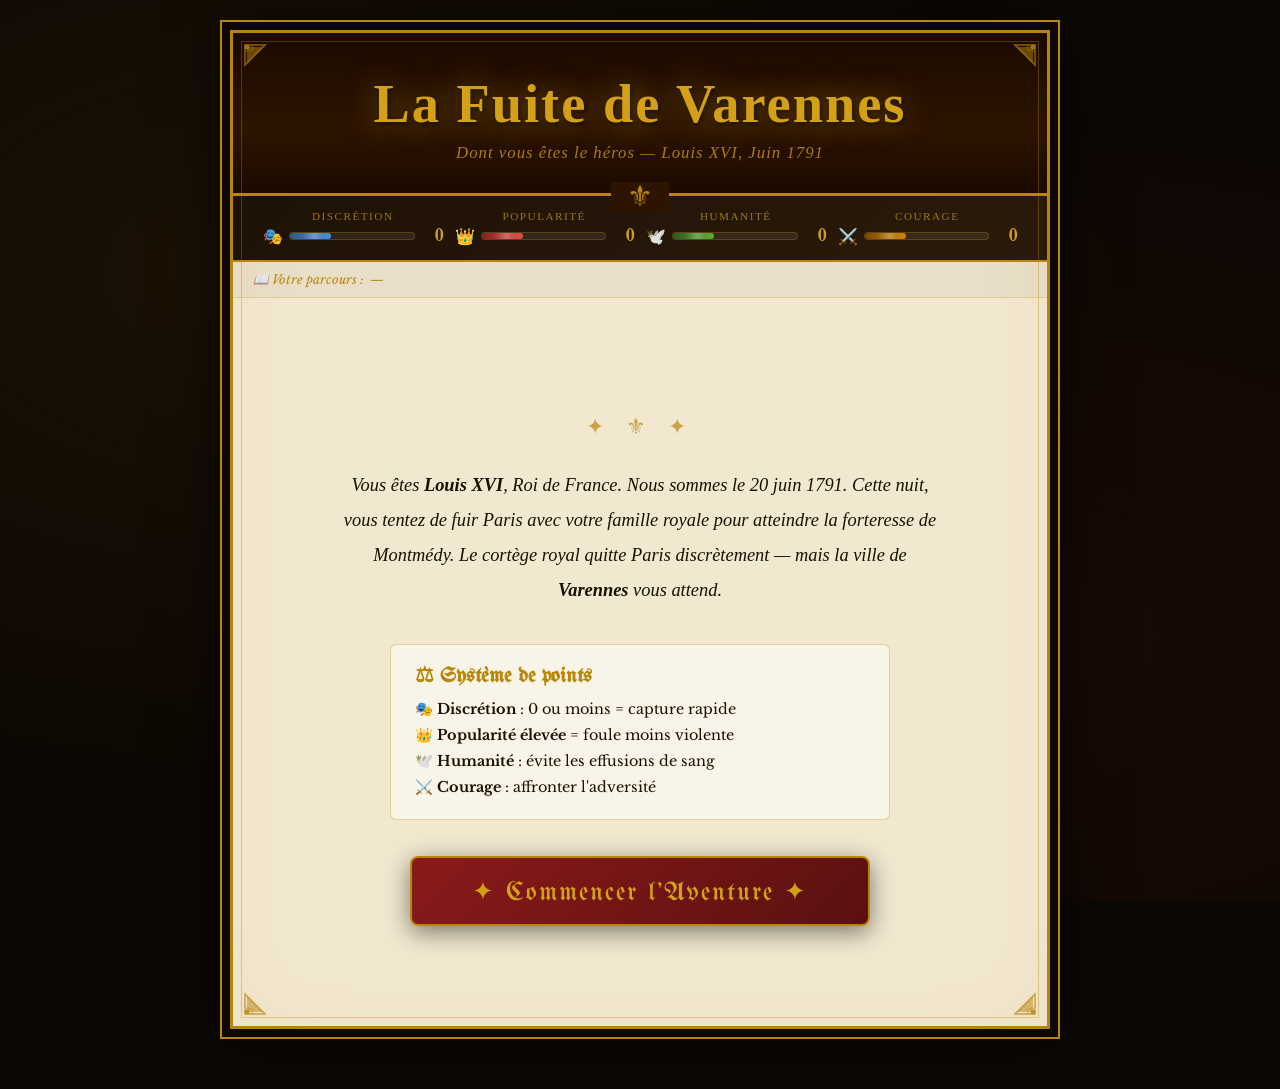
<file: histoirelouisXVI/Version 1/Fuit a varenne.html>
<!DOCTYPE html>
<html lang="fr">
<head>
<meta charset="UTF-8">
<meta name="viewport" content="width=device-width, initial-scale=1.0">
<title>La Fuite de Varennes — Dont vous êtes le héros</title>
<link href="https://fonts.googleapis.com/css2?family=UnifrakturMaguntia&family=IM+Fell+English:ital@0;1&family=Libre+Baskerville:ital,wght@0,400;0,700;1,400&display=swap" rel="stylesheet">
<style>
  *, *::before, *::after { box-sizing: border-box; margin: 0; padding: 0; }

  :root {
    --ink: #1a0f00;
    --parch: #f2e8d0;
    --parch-dark: #e0d0a8;
    --parch-mid: #ecddb8;
    --red: #8b1a1a;
    --gold: #b8860b;
    --gold-light: #d4a017;
    --blue-royal: #1c2e5a;
    --green: #2d5a1b;
    --shadow: rgba(26,15,0,0.45);
  }

  body {
    background: #0d0804;
    font-family: 'Libre Baskerville', serif;
    color: var(--ink);
    min-height: 100vh;
    display: flex;
    justify-content: center;
    align-items: flex-start;
    padding: 30px 15px 60px;
    position: relative;
    overflow-x: hidden;
  }

  /* Fond texturé */
  body::before {
    content: '';
    position: fixed; inset: 0;
    background:
      radial-gradient(ellipse at 20% 30%, rgba(139,90,20,0.12) 0%, transparent 60%),
      radial-gradient(ellipse at 80% 70%, rgba(139,26,26,0.10) 0%, transparent 60%),
      repeating-linear-gradient(0deg, transparent, transparent 3px, rgba(0,0,0,0.04) 3px, rgba(0,0,0,0.04) 4px);
    pointer-events: none; z-index: 0;
  }

  .book {
    max-width: 820px; width: 100%;
    position: relative; z-index: 1;
    animation: bookOpen 1.2s cubic-bezier(0.22,1,0.36,1) both;
  }

  @keyframes bookOpen {
    from { opacity: 0; transform: perspective(600px) rotateX(8deg) translateY(40px); }
    to   { opacity: 1; transform: perspective(600px) rotateX(0deg) translateY(0); }
  }

  /* Bordure décorative parchemin */
  .page {
    background: var(--parch);
    border: 3px solid var(--gold);
    box-shadow:
      0 0 0 8px #0d0804,
      0 0 0 10px var(--gold),
      0 4px 60px rgba(0,0,0,0.9),
      inset 0 0 80px rgba(184,134,11,0.07);
    position: relative;
    overflow: hidden;
  }

  .page::before {
    content: '';
    position: absolute; inset: 8px;
    border: 1px solid rgba(184,134,11,0.35);
    pointer-events: none;
    z-index: 10;
  }

  /* Coins ornementaux */
  .corner { position: absolute; width: 48px; height: 48px; z-index: 15; }
  .corner svg { width: 100%; height: 100%; }
  .corner-tl { top: 10px; left: 10px; }
  .corner-tr { top: 10px; right: 10px; transform: scaleX(-1); }
  .corner-bl { bottom: 10px; left: 10px; transform: scaleY(-1); }
  .corner-br { bottom: 10px; right: 10px; transform: scale(-1,-1); }

  /* ======================== HEADER ======================== */
  .header {
    background: linear-gradient(180deg, #1c0a00 0%, #2c1400 60%, #1c0a00 100%);
    padding: 40px 60px 30px;
    text-align: center;
    border-bottom: 3px solid var(--gold);
    position: relative;
  }

  .header::after {
    content: '⚜';
    position: absolute; bottom: -18px; left: 50%;
    transform: translateX(-50%);
    font-size: 1.8em; color: var(--gold);
    background: #2c1400;
    padding: 0 16px;
    line-height: 1;
  }

  .header h1 {
    font-family: 'IM Fell English', cursive;
    font-size: clamp(2em, 5vw, 3.4em);
    color: var(--gold-light);
    text-shadow: 0 0 30px rgba(212,160,23,0.5), 2px 2px 4px rgba(0,0,0,0.8);
    letter-spacing: 2px;
    margin-bottom: 8px;
    animation: glowTitle 3s ease-in-out infinite alternate;
  }

  @keyframes glowTitle {
    from { text-shadow: 0 0 20px rgba(212,160,23,0.4), 2px 2px 4px rgba(0,0,0,0.8); }
    to   { text-shadow: 0 0 40px rgba(212,160,23,0.8), 0 0 60px rgba(212,160,23,0.3), 2px 2px 4px rgba(0,0,0,0.8); }
  }

  .header .subtitle {
    font-family: 'IM Fell English', serif;
    font-style: italic;
    color: rgba(212,160,23,0.75);
    font-size: 1.05em;
    letter-spacing: 1px;
  }

  /* ======================== STATS BAR ======================== */
  .stats-bar {
    background: linear-gradient(135deg, #1e1206 0%, #2a1a0a 100%);
    padding: 14px 30px;
    display: grid;
    grid-template-columns: repeat(4, 1fr);
    gap: 12px;
    border-bottom: 2px solid var(--gold);
  }

  .stat {
    display: flex; flex-direction: column; align-items: center; gap: 4px;
  }

  .stat-label {
    font-family: 'IM Fell English', serif;
    font-size: 0.7em;
    color: rgba(212,160,23,0.7);
    text-transform: uppercase;
    letter-spacing: 1.5px;
  }

  .stat-row {
    display: flex; align-items: center; gap: 6px; width: 100%;
  }

  .stat-icon { font-size: 1em; }

  .stat-track {
    flex: 1; height: 8px;
    background: rgba(255,255,255,0.08);
    border-radius: 4px;
    overflow: hidden;
    border: 1px solid rgba(184,134,11,0.3);
  }

  .stat-fill {
    height: 100%;
    border-radius: 4px;
    transition: width 0.8s cubic-bezier(0.34,1.56,0.64,1);
    position: relative;
    overflow: hidden;
  }

  .stat-fill::after {
    content: '';
    position: absolute; inset: 0;
    background: linear-gradient(90deg, transparent 30%, rgba(255,255,255,0.25) 60%, transparent 80%);
    animation: shimmer 2s infinite;
  }

  @keyframes shimmer { 0%{transform:translateX(-100%)} 100%{transform:translateX(200%)} }

  .fill-discret  { background: linear-gradient(90deg, #2d5a8a, #4a90d9); }
  .fill-popular  { background: linear-gradient(90deg, #8b2020, #e05050); }
  .fill-human    { background: linear-gradient(90deg, #2d5a1b, #5aad35); }
  .fill-courage  { background: linear-gradient(90deg, #7a4a00, #d4850a); }

  .stat-num {
    font-family: 'UnifrakturMaguntia', cursive;
    font-size: 1.1em;
    color: var(--gold-light);
    min-width: 22px;
    text-align: right;
  }

  /* ======================== CONTENU ======================== */
  .content {
    padding: 50px 60px 60px;
    min-height: 400px;
    position: relative;
  }

  /* Zone de chapitre */
  .chapter { display: none; }
  .chapter.active {
    display: block;
    animation: pageFlip 0.7s cubic-bezier(0.22,1,0.36,1) both;
  }

  @keyframes pageFlip {
    from { opacity: 0; transform: translateX(30px); filter: blur(2px); }
    to   { opacity: 1; transform: translateX(0);    filter: blur(0); }
  }

  /* Numéro et titre de bloc */
  .bloc-tag {
    display: inline-flex; align-items: center; gap: 10px;
    margin-bottom: 18px;
  }

  .bloc-num {
    font-family: 'UnifrakturMaguntia', cursive;
    font-size: 2.4em;
    color: var(--gold);
    line-height: 1;
    text-shadow: 1px 1px 0 rgba(0,0,0,0.3);
  }

  .bloc-title {
    font-family: 'IM Fell English', serif;
    font-style: italic;
    font-size: 1.25em;
    color: var(--red);
    border-bottom: 1px solid var(--gold);
    padding-bottom: 2px;
  }

  /* Texte narratif */
  .narrative {
    background: rgba(255,255,255,0.45);
    border: 1px solid rgba(184,134,11,0.3);
    border-radius: 4px;
    padding: 28px 32px;
    margin-bottom: 32px;
    font-size: 1.05em;
    line-height: 1.95;
    position: relative;
    box-shadow: inset 0 0 40px rgba(242,232,208,0.5);
  }

  .narrative p { margin-bottom: 14px; }
  .narrative p:last-child { margin-bottom: 0; }

  .narrative strong { color: var(--red); }
  .narrative em { color: var(--blue-royal); font-style: italic; }

  /* Lettre ornée */
  .narrative p:first-child::first-letter {
    font-family: 'UnifrakturMaguntia', cursive;
    font-size: 3.5em;
    float: left;
    line-height: 0.75;
    margin: 6px 8px 0 0;
    color: var(--red);
    text-shadow: 1px 1px 0 rgba(0,0,0,0.2);
  }

  /* Effet de capture */
  .capture-warning {
    background: linear-gradient(135deg, rgba(139,26,26,0.12), rgba(139,26,26,0.06));
    border: 1px solid rgba(139,26,26,0.35);
    border-radius: 4px;
    padding: 12px 18px;
    margin-bottom: 20px;
    font-family: 'IM Fell English', serif;
    font-style: italic;
    font-size: 0.9em;
    color: var(--red);
    display: flex; align-items: center; gap: 10px;
  }

  /* Titre des choix */
  .choices-header {
    font-family: 'IM Fell English', serif;
    font-style: italic;
    font-size: 1em;
    color: rgba(26,15,0,0.55);
    text-align: center;
    margin-bottom: 16px;
    letter-spacing: 1px;
    display: flex; align-items: center; gap: 10px; justify-content: center;
  }

  .choices-header::before,
  .choices-header::after {
    content: '';
    flex: 1; height: 1px;
    background: linear-gradient(90deg, transparent, var(--gold), transparent);
  }

  /* Boutons de choix */
  .choices { display: flex; flex-direction: column; gap: 14px; }

  .choice-btn {
    background: linear-gradient(135deg, var(--parch-mid) 0%, var(--parch) 100%);
    border: 2px solid var(--gold);
    border-radius: 6px;
    padding: 0;
    cursor: pointer;
    transition: all 0.3s cubic-bezier(0.34,1.56,0.64,1);
    text-align: left;
    overflow: hidden;
    box-shadow: 0 3px 12px rgba(0,0,0,0.2);
    font-family: 'Libre Baskerville', serif;
    position: relative;
  }

  .choice-btn::before {
    content: '';
    position: absolute; inset: 0;
    background: linear-gradient(135deg, rgba(212,160,23,0.15), transparent);
    opacity: 0; transition: opacity 0.3s;
  }

  .choice-btn:hover {
    transform: translateY(-3px) scale(1.01);
    box-shadow: 0 8px 25px rgba(0,0,0,0.3), 0 0 0 1px var(--gold-light);
    border-color: var(--gold-light);
  }

  .choice-btn:hover::before { opacity: 1; }

  .choice-btn:active { transform: translateY(0) scale(0.99); }

  .choice-inner {
    display: flex; align-items: stretch;
  }

  .choice-letter {
    background: linear-gradient(180deg, #1c0a00, #2c1400);
    color: var(--gold-light);
    font-family: 'UnifrakturMaguntia', cursive;
    font-size: 1.8em;
    padding: 14px 18px;
    display: flex; align-items: center; justify-content: center;
    min-width: 60px;
    border-right: 1px solid var(--gold);
    letter-spacing: 0;
  }

  .choice-body {
    padding: 14px 18px;
    flex: 1;
  }

  .choice-text {
    font-size: 0.95em;
    line-height: 1.5;
    color: var(--ink);
    margin-bottom: 6px;
  }

  .choice-effects {
    display: flex; flex-wrap: wrap; gap: 6px; margin-top: 8px;
  }

  .effect-tag {
    font-size: 0.72em;
    padding: 2px 8px;
    border-radius: 10px;
    font-family: 'IM Fell English', serif;
    font-style: italic;
    letter-spacing: 0.5px;
    white-space: nowrap;
  }

  .effect-pos { background: rgba(45,90,27,0.15); color: var(--green); border: 1px solid rgba(45,90,27,0.3); }
  .effect-neg { background: rgba(139,26,26,0.12); color: var(--red); border: 1px solid rgba(139,26,26,0.25); }
  .effect-neu { background: rgba(28,46,90,0.1); color: var(--blue-royal); border: 1px solid rgba(28,46,90,0.2); }

  .choice-destination {
    font-size: 0.72em;
    color: rgba(26,15,0,0.4);
    font-style: italic;
    margin-top: 4px;
  }

  /* ======================== FINS ======================== */
  .ending-screen {
    text-align: center;
    padding: 20px 0;
    animation: endingReveal 1.2s cubic-bezier(0.22,1,0.36,1) both;
  }

  @keyframes endingReveal {
    from { opacity: 0; transform: scale(0.85); filter: blur(4px); }
    to   { opacity: 1; transform: scale(1); filter: blur(0); }
  }

  .ending-emblem {
    font-size: 4.5em;
    margin-bottom: 16px;
    display: block;
    filter: drop-shadow(0 0 20px rgba(184,134,11,0.5));
    animation: float 3s ease-in-out infinite;
  }

  @keyframes float {
    0%,100% { transform: translateY(0) rotate(-3deg); }
    50%      { transform: translateY(-12px) rotate(3deg); }
  }

  .ending-box {
    border-radius: 8px;
    padding: 36px 40px;
    margin: 20px 0 30px;
    position: relative;
    overflow: hidden;
  }

  .ending-box::before {
    content: '';
    position: absolute; inset: 0;
    opacity: 0.06;
    background: repeating-linear-gradient(
      45deg, currentColor, currentColor 1px, transparent 1px, transparent 10px
    );
  }

  .ending-good    { background: rgba(45,90,27,0.1);  border: 2px solid rgba(45,90,27,0.5);  color: var(--green); }
  .ending-bad     { background: rgba(139,26,26,0.1); border: 2px solid rgba(139,26,26,0.5); color: var(--red); }
  .ending-neutral { background: rgba(28,46,90,0.1);  border: 2px solid rgba(28,46,90,0.4);  color: var(--blue-royal); }

  .ending-title {
    font-family: 'UnifrakturMaguntia', cursive;
    font-size: 2.1em;
    margin-bottom: 18px;
    letter-spacing: 1px;
  }

  .ending-text {
    font-family: 'IM Fell English', serif;
    font-style: italic;
    font-size: 1.1em;
    line-height: 1.85;
    color: var(--ink);
  }

  .final-stats {
    display: grid; grid-template-columns: repeat(2, 1fr); gap: 14px;
    margin: 24px 0;
  }

  .final-stat-card {
    background: rgba(242,232,208,0.7);
    border: 1px solid rgba(184,134,11,0.4);
    border-radius: 6px;
    padding: 14px 16px;
    text-align: center;
  }

  .final-stat-label {
    font-family: 'IM Fell English', serif;
    font-style: italic;
    font-size: 0.8em;
    color: rgba(26,15,0,0.55);
    text-transform: uppercase;
    letter-spacing: 1px;
    margin-bottom: 6px;
  }

  .final-stat-value {
    font-family: 'UnifrakturMaguntia', cursive;
    font-size: 2em;
    color: var(--gold);
    line-height: 1;
  }

  /* Bouton restart */
  .restart-btn {
    background: linear-gradient(135deg, #1c0a00 0%, #2c1400 100%);
    color: var(--gold-light);
    border: 2px solid var(--gold);
    border-radius: 6px;
    padding: 14px 40px;
    font-family: 'IM Fell English', serif;
    font-style: italic;
    font-size: 1.1em;
    cursor: pointer;
    transition: all 0.3s ease;
    letter-spacing: 1px;
    box-shadow: 0 4px 15px rgba(0,0,0,0.4);
  }

  .restart-btn:hover {
    transform: translateY(-3px);
    box-shadow: 0 8px 25px rgba(0,0,0,0.5), 0 0 20px rgba(212,160,23,0.3);
    color: #fff;
  }

  /* ======================== PROLOGUE / START ======================== */
  .start-area {
    text-align: center;
    padding: 40px 20px;
  }

  .start-area .story-intro {
    font-family: 'IM Fell English', serif;
    font-style: italic;
    font-size: 1.15em;
    line-height: 1.9;
    max-width: 600px;
    margin: 0 auto 36px;
    color: var(--ink);
  }

  .start-area .counter-legend {
    background: rgba(255,255,255,0.5);
    border: 1px solid rgba(184,134,11,0.35);
    border-radius: 6px;
    padding: 18px 24px;
    margin: 0 auto 36px;
    max-width: 500px;
    text-align: left;
  }

  .start-area .counter-legend h3 {
    font-family: 'UnifrakturMaguntia', cursive;
    color: var(--gold);
    font-size: 1.3em;
    margin-bottom: 10px;
  }

  .start-area .counter-legend ul {
    list-style: none;
    font-size: 0.9em;
    line-height: 1.8;
  }

  .start-area .counter-legend li::before {
    margin-right: 8px;
  }

  .start-btn {
    background: linear-gradient(135deg, var(--red) 0%, #5a1010 100%);
    color: var(--gold-light);
    border: 2px solid var(--gold);
    border-radius: 8px;
    padding: 18px 60px;
    font-family: 'UnifrakturMaguntia', cursive;
    font-size: 1.6em;
    cursor: pointer;
    transition: all 0.4s cubic-bezier(0.34,1.56,0.64,1);
    letter-spacing: 2px;
    box-shadow: 0 6px 25px rgba(0,0,0,0.5);
    position: relative;
    overflow: hidden;
  }

  .start-btn::before {
    content: '';
    position: absolute; inset: 0;
    background: linear-gradient(135deg, transparent 30%, rgba(255,255,255,0.1) 50%, transparent 70%);
    transform: translateX(-100%);
    transition: transform 0.5s;
  }

  .start-btn:hover { transform: translateY(-4px) scale(1.04); box-shadow: 0 12px 35px rgba(0,0,0,0.6), 0 0 30px rgba(184,134,11,0.3); }
  .start-btn:hover::before { transform: translateX(200%); }

  /* Divider ornemental */
  .ornament {
    text-align: center;
    color: var(--gold);
    font-size: 1.4em;
    margin: 24px 0 28px;
    letter-spacing: 8px;
    opacity: 0.7;
  }

  /* Chemin parcouru */
  .breadcrumb {
    display: flex; align-items: center; gap: 6px;
    flex-wrap: wrap;
    padding: 10px 20px;
    background: rgba(0,0,0,0.04);
    border-bottom: 1px solid rgba(184,134,11,0.2);
    font-size: 0.78em;
    color: rgba(26,15,0,0.45);
    font-style: italic;
  }

  .breadcrumb span { color: var(--gold); }
  .breadcrumb .sep { opacity: 0.4; }

  /* Tooltip stat change */
  .stat-change {
    position: fixed; top: 80px; right: 20px;
    background: #1c0a00;
    color: var(--gold-light);
    border: 1px solid var(--gold);
    border-radius: 6px;
    padding: 10px 16px;
    font-family: 'IM Fell English', serif;
    font-style: italic;
    font-size: 0.9em;
    z-index: 999;
    pointer-events: none;
    opacity: 0;
    transform: translateX(30px);
    transition: all 0.4s;
    max-width: 220px;
  }

  .stat-change.show {
    opacity: 1; transform: translateX(0);
  }

  /* Responsive */
  @media (max-width: 600px) {
    .content { padding: 30px 25px 40px; }
    .header  { padding: 28px 25px 22px; }
    .stats-bar { grid-template-columns: repeat(2,1fr); padding: 10px 15px; }
    .choice-letter { min-width: 48px; font-size: 1.4em; padding: 10px 12px; }
    .final-stats { grid-template-columns: 1fr 1fr; }
  }
</style>
</head>
<body>

<!-- Notification stats -->
<div class="stat-change" id="statNotif"></div>

<div class="book">
  <div class="page">

    <!-- Coins -->
    <div class="corner corner-tl">
      <svg viewBox="0 0 48 48" fill="none" xmlns="http://www.w3.org/2000/svg">
        <path d="M4 4 L20 4 L4 20 Z" fill="#b8860b" opacity="0.5"/>
        <path d="M2 2 L22 2 L2 22 Z" fill="none" stroke="#b8860b" stroke-width="1.5" opacity="0.7"/>
        <circle cx="4" cy="4" r="2.5" fill="#b8860b" opacity="0.8"/>
        <path d="M8 2 Q14 8 2 8" fill="none" stroke="#b8860b" stroke-width="1" opacity="0.5"/>
      </svg>
    </div>
    <div class="corner corner-tr">
      <svg viewBox="0 0 48 48" fill="none" xmlns="http://www.w3.org/2000/svg">
        <path d="M4 4 L20 4 L4 20 Z" fill="#b8860b" opacity="0.5"/>
        <path d="M2 2 L22 2 L2 22 Z" fill="none" stroke="#b8860b" stroke-width="1.5" opacity="0.7"/>
        <circle cx="4" cy="4" r="2.5" fill="#b8860b" opacity="0.8"/>
        <path d="M8 2 Q14 8 2 8" fill="none" stroke="#b8860b" stroke-width="1" opacity="0.5"/>
      </svg>
    </div>
    <div class="corner corner-bl">
      <svg viewBox="0 0 48 48" fill="none" xmlns="http://www.w3.org/2000/svg">
        <path d="M4 4 L20 4 L4 20 Z" fill="#b8860b" opacity="0.5"/>
        <path d="M2 2 L22 2 L2 22 Z" fill="none" stroke="#b8860b" stroke-width="1.5" opacity="0.7"/>
        <circle cx="4" cy="4" r="2.5" fill="#b8860b" opacity="0.8"/>
        <path d="M8 2 Q14 8 2 8" fill="none" stroke="#b8860b" stroke-width="1" opacity="0.5"/>
      </svg>
    </div>
    <div class="corner corner-br">
      <svg viewBox="0 0 48 48" fill="none" xmlns="http://www.w3.org/2000/svg">
        <path d="M4 4 L20 4 L4 20 Z" fill="#b8860b" opacity="0.5"/>
        <path d="M2 2 L22 2 L2 22 Z" fill="none" stroke="#b8860b" stroke-width="1.5" opacity="0.7"/>
        <circle cx="4" cy="4" r="2.5" fill="#b8860b" opacity="0.8"/>
        <path d="M8 2 Q14 8 2 8" fill="none" stroke="#b8860b" stroke-width="1" opacity="0.5"/>
      </svg>
    </div>

    <!-- HEADER -->
    <div class="header">
      <h1>La Fuite de Varennes</h1>
      <p class="subtitle">Dont vous êtes le héros — Louis XVI, Juin 1791</p>
    </div>

    <!-- BARRE DE STATS -->
    <div class="stats-bar" id="statsBar">
      <div class="stat">
        <div class="stat-label">Discrétion</div>
        <div class="stat-row">
          <span class="stat-icon">🎭</span>
          <div class="stat-track"><div class="stat-fill fill-discret" id="fill-discret" style="width:0%"></div></div>
          <span class="stat-num" id="num-discret">0</span>
        </div>
      </div>
      <div class="stat">
        <div class="stat-label">Popularité</div>
        <div class="stat-row">
          <span class="stat-icon">👑</span>
          <div class="stat-track"><div class="stat-fill fill-popular" id="fill-popular" style="width:0%"></div></div>
          <span class="stat-num" id="num-popular">0</span>
        </div>
      </div>
      <div class="stat">
        <div class="stat-label">Humanité</div>
        <div class="stat-row">
          <span class="stat-icon">🕊️</span>
          <div class="stat-track"><div class="stat-fill fill-human" id="fill-human" style="width:0%"></div></div>
          <span class="stat-num" id="num-human">0</span>
        </div>
      </div>
      <div class="stat">
        <div class="stat-label">Courage</div>
        <div class="stat-row">
          <span class="stat-icon">⚔️</span>
          <div class="stat-track"><div class="stat-fill fill-courage" id="fill-courage" style="width:0%"></div></div>
          <span class="stat-num" id="num-courage">0</span>
        </div>
      </div>
    </div>

    <!-- CHEMIN PARCOURU -->
    <div class="breadcrumb" id="breadcrumb">
      <span>📖 Votre parcours :</span>
      <span id="breadcrumb-path">—</span>
    </div>

    <!-- CONTENU PRINCIPAL -->
    <div class="content">

      <!-- ====== PROLOGUE ====== -->
      <div class="chapter active" id="ch-start">
        <div class="start-area">
          <div class="ornament">✦ ⚜ ✦</div>
          <p class="story-intro">
            Vous êtes <strong>Louis XVI</strong>, Roi de France. Nous sommes le <em>20 juin 1791</em>. 
            Cette nuit, vous tentez de fuir Paris avec votre famille royale pour atteindre la forteresse de Montmédy.
            Le cortège royal quitte Paris discrètement — mais la ville de <strong>Varennes</strong> vous attend.
          </p>
          <div class="counter-legend">
            <h3>⚖ Système de points</h3>
            <ul>
              <li>🎭 <strong>Discrétion</strong> : 0 ou moins = capture rapide</li>
              <li>👑 <strong>Popularité élevée</strong> = foule moins violente</li>
              <li>🕊️ <strong>Humanité</strong> : évite les effusions de sang</li>
              <li>⚔️ <strong>Courage</strong> : affronter l'adversité</li>
            </ul>
          </div>
          <button class="start-btn" onclick="startGame()">✦ Commencer l'Aventure ✦</button>
        </div>
      </div>

      <!-- ====== BLOC 1 — Introduction ====== -->
      <div class="chapter" id="ch-bloc1">
        <div class="bloc-tag">
          <span class="bloc-num">Bloc 1</span>
          <span class="bloc-title">Varennes — La Ville Fatale</span>
        </div>
        <div class="narrative">
          <p>
            Louis XVI quitte Paris discrètement avec sa famille et ses gardes, avec pour objectif d'atteindre un lieu sûr loin de la Révolution. Après plusieurs heures de route, vous arrivez à la ville de Varennes. <strong>La tension est palpable</strong> : la population pourrait vous reconnaître.
          </p>
          <p>
            Dans la nuit de juin, les sabots des chevaux résonnent sur les pavés. Votre cœur bat. Devant vous, les lumières de Varennes brillent d'une lueur inquiétante. <em>Il faut prendre une décision.</em>
          </p>
        </div>
        <div class="choices-header">Choisissez votre action</div>
        <div class="choices">
          <button class="choice-btn" onclick="goTo('ch-bloc2a', {discret:-10}, 'Avancer rapidement')">
            <div class="choice-inner">
              <div class="choice-letter">A</div>
              <div class="choice-body">
                <div class="choice-text">Avancer rapidement pour quitter la ville avant d'être vu</div>
                <div class="choice-effects">
                  <span class="effect-tag effect-neg">Discrétion −10</span>
                </div>
                <div class="choice-destination">→ Bloc 2a</div>
              </div>
            </div>
          </button>
          <button class="choice-btn" onclick="goTo('ch-bloc2b', {discret:+10}, 'Ralentir et rester discret')">
            <div class="choice-inner">
              <div class="choice-letter">B</div>
              <div class="choice-body">
                <div class="choice-text">Ralentir pour rester discret et éviter de se faire remarquer</div>
                <div class="choice-effects">
                  <span class="effect-tag effect-pos">Discrétion +10</span>
                </div>
                <div class="choice-destination">→ Bloc 2b</div>
              </div>
            </div>
          </button>
        </div>
      </div>

      <!-- ====== BLOC 2A — Avancer rapidement ====== -->
      <div class="chapter" id="ch-bloc2a">
        <div class="bloc-tag">
          <span class="bloc-num">Bloc 2a</span>
          <span class="bloc-title">Avancer Rapidement</span>
        </div>
        <div class="narrative">
          <p>
            Le cortège accélère, mais la population commence à remarquer le carrosse. <strong>Une foule se rassemble rapidement.</strong> Les gardes se préparent à tirer si nécessaire.
          </p>
          <p>
            Le cocher fouette les chevaux. Les roues crissent sur les pavés. Des visages apparaissent aux fenêtres. Quelqu'un crie : <em>"Le carrosse du roi !"</em> — ou peut-être rêvez-vous ? Non. Les gens sortent dans la rue.
          </p>
        </div>
        <div class="choices-header">Que faites-vous ?</div>
        <div class="choices">
          <button class="choice-btn" onclick="goTo('ch-bloc3a', {human:+5, discret:+5}, 'Ne pas tirer')">
            <div class="choice-inner">
              <div class="choice-letter">A</div>
              <div class="choice-body">
                <div class="choice-text">Vous ordonnez à vos gardes de ne surtout pas tirer</div>
                <div class="choice-effects">
                  <span class="effect-tag effect-pos">Humanité +5</span>
                  <span class="effect-tag effect-pos">Discrétion +5</span>
                </div>
                <div class="choice-destination">→ Bloc 3a</div>
              </div>
            </div>
          </button>
          <button class="choice-btn" onclick="goTo('ch-bloc3b', {popular:-20, discret:-10}, 'Les gardes tirent')">
            <div class="choice-inner">
              <div class="choice-letter">B</div>
              <div class="choice-body">
                <div class="choice-text">Les gardes tirent pour se protéger et forcer le passage</div>
                <div class="choice-effects">
                  <span class="effect-tag effect-neg">Popularité −20</span>
                  <span class="effect-tag effect-neg">Discrétion −10</span>
                </div>
                <div class="choice-destination">→ Bloc 3b</div>
              </div>
            </div>
          </button>
        </div>
      </div>

      <!-- ====== BLOC 2B — Ralentir ====== -->
      <div class="chapter" id="ch-bloc2b">
        <div class="bloc-tag">
          <span class="bloc-num">Bloc 2b</span>
          <span class="bloc-title">Ralentir pour être Discret</span>
        </div>
        <div class="narrative">
          <p>
            La famille royale tente de se fondre dans la foule. <strong>Mais un enfant dans la rue crie : "Le roi !"</strong>, et la rumeur se répand comme une traînée de poudre.
          </p>
          <p>
            Les gardes paniquent et se préparent à agir. <em>La discrétion est compromise.</em> Chaque seconde compte désormais. Les têtes se tournent vers votre carrosse. Des mains pointent.
          </p>
        </div>
        <div class="choices-header">Comment réagissez-vous ?</div>
        <div class="choices">
          <button class="choice-btn" onclick="goTo('ch-bloc3a', {human:+5, discret:+5}, 'Ordonner de ne pas tirer')">
            <div class="choice-inner">
              <div class="choice-letter">A</div>
              <div class="choice-body">
                <div class="choice-text">Louis XVI ordonne de ne pas tirer — préserver l'innocence du peuple</div>
                <div class="choice-effects">
                  <span class="effect-tag effect-pos">Humanité +5</span>
                  <span class="effect-tag effect-pos">Discrétion +5</span>
                </div>
                <div class="choice-destination">→ Bloc 3a</div>
              </div>
            </div>
          </button>
          <button class="choice-btn" onclick="goTo('ch-bloc3b', {popular:-20, discret:-10}, 'Les gardes tirent')">
            <div class="choice-inner">
              <div class="choice-letter">B</div>
              <div class="choice-body">
                <div class="choice-text">Les gardes tirent pour dégager la route — panique totale</div>
                <div class="choice-effects">
                  <span class="effect-tag effect-neg">Popularité −20</span>
                  <span class="effect-tag effect-neg">Discrétion −10</span>
                </div>
                <div class="choice-destination">→ Bloc 3b</div>
              </div>
            </div>
          </button>
        </div>
      </div>

      <!-- ====== BLOC 3A — Ne pas tirer ====== -->
      <div class="chapter" id="ch-bloc3a">
        <div class="bloc-tag">
          <span class="bloc-num">Bloc 3a</span>
          <span class="bloc-title">Ne Pas Tirer</span>
        </div>
        <div class="narrative">
          <p>
            Vous ordonnez à vos gardes de ne surtout pas tirer. <strong>La foule est surprise et hésite.</strong> Mais elle encercle le cortège, et la situation devient incontrôlable.
          </p>
          <p>
            Des visages tendus se pressent contre les vitres du carrosse. Des mains frappent sur les parois. <em>"Qui êtes-vous ? Montrez-vous !"</em> — La nuit résonne de clameurs. Votre famille tremble, mais vous gardez votre calme de roi.
          </p>
          <p>
            La foule grossit à chaque minute. Des torches s'allument. Il faut décider : tenter de parlementer ou accepter l'inévitable ?
          </p>
        </div>
        <div class="choices-header">La foule vous encercle — que faites-vous ?</div>
        <div class="choices">
          <button class="choice-btn" onclick="goTo('ch-bloc4a', {popular:+15}, 'Parlementer avec la foule')">
            <div class="choice-inner">
              <div class="choice-letter">A</div>
              <div class="choice-body">
                <div class="choice-text">Vous tentez de parlementer avec la foule</div>
                <div class="choice-effects">
                  <span class="effect-tag effect-pos">Popularité +15</span>
                </div>
                <div class="choice-destination">→ Bloc 4a</div>
              </div>
            </div>
          </button>
          <button class="choice-btn" onclick="goTo('ch-bloc4b', {human:+10}, 'Se laisser capturer')">
            <div class="choice-inner">
              <div class="choice-letter">B</div>
              <div class="choice-body">
                <div class="choice-text">Se laisser capturer pour éviter un massacre</div>
                <div class="choice-effects">
                  <span class="effect-tag effect-pos">Humanité +10</span>
                </div>
                <div class="choice-destination">→ Bloc 4b</div>
              </div>
            </div>
          </button>
        </div>
      </div>

      <!-- ====== BLOC 3B — Tirer sur la foule ====== -->
      <div class="chapter" id="ch-bloc3b">
        <div class="bloc-tag">
          <span class="bloc-num">Bloc 3b</span>
          <span class="bloc-title">Tirer sur la Foule</span>
        </div>
        <div class="narrative">
          <p>
            Les gardes ouvrent le feu. <strong>La panique éclate</strong> : certains habitants tombent, d'autres fuient dans la nuit en hurlant. Le cortège peut avancer — mais la ville devient hostile.
          </p>
          <p>
            Des milices armées arrivent rapidement depuis les rues adjacentes. <em>Les coups de feu ont alerté toute la ville.</em> Le sang coule sur les pavés de Varennes. Votre fuite est désormais une course contre la mort.
          </p>
          <p>
            Le carrosse s'élance dans les ruelles sombres. Derrière vous, des cris de vengeance. Devant, l'incertitude. Deux options s'offrent à vous dans ce chaos.
          </p>
        </div>
        <div class="choices-header">Vous avez forcé le passage — et maintenant ?</div>
        <div class="choices">
          <button class="choice-btn" onclick="goTo('ch-bloc4d', {courage:-5, discret:-5}, 'Demi-tour vers Paris')">
            <div class="choice-inner">
              <div class="choice-letter">A</div>
              <div class="choice-body">
                <div class="choice-text">Faire demi-tour vers Paris — la situation est trop dangereuse</div>
                <div class="choice-effects">
                  <span class="effect-tag effect-neg">Courage −5</span>
                  <span class="effect-tag effect-neg">Discrétion −5</span>
                </div>
                <div class="choice-destination">→ Bloc 4d</div>
              </div>
            </div>
          </button>
          <button class="choice-btn" onclick="goTo('ch-bloc4c', {discret:-10}, 'Continuer à toute vitesse')">
            <div class="choice-inner">
              <div class="choice-letter">B</div>
              <div class="choice-body">
                <div class="choice-text">Continuer la fuite à toute vitesse vers la frontière</div>
                <div class="choice-effects">
                  <span class="effect-tag effect-neg">Discrétion −10</span>
                </div>
                <div class="choice-destination">→ Bloc 4c</div>
              </div>
            </div>
          </button>
        </div>
      </div>

      <!-- ====== BLOC 4A — Parlementer ====== -->
      <div class="chapter" id="ch-bloc4a">
        <div class="bloc-tag">
          <span class="bloc-num">Bloc 4a</span>
          <span class="bloc-title">Parlementer avec la Foule</span>
        </div>
        <div class="narrative">
          <p>
            Vous essayez de calmer les habitants depuis la portière du carrosse : <em>"Nous ne voulons aucun mal !"</em> La foule vacille. Quelques voix se font entendre pour protéger le roi.
          </p>
          <p>
            Un vieux bourgeois crie : <em>"Laissez-les passer !"</em> Un autre répond : <em>"C'est notre roi, il ne doit pas fuir !"</em> Le débat gronde dans la nuit. Des femmes retiennent leurs maris. Des enfants pleurent.
          </p>
          <p>
            Mais <strong>la tension atteint son paroxysme</strong>. Malgré vos efforts, des hommes armés finissent par se faire capturer. La foule vous encerne irrémédiablement.
          </p>
        </div>
        <div class="ending-screen">
          <span class="ending-emblem">👑</span>
          <div class="ending-box ending-neutral">
            <div class="ending-title">Capture Honorable</div>
            <div class="ending-text">
              Malgré vos paroles de paix, la foule de Varennes vous capture. Vous êtes remis aux autorités révolutionnaires. <strong>Louis XVI est jugé, le tribunal le condamne malgré ses excuses, et il est exécuté en 1793.</strong>
              <br><br>Votre popularité élevée n'a pas suffi à vous sauver, mais elle vous a valu le respect de nombreux témoins. L'Histoire retiendra un roi qui refusa de faire couler le sang de son peuple.
            </div>
          </div>
          <div class="final-stats" id="final-stats-4a"></div>
          <button class="restart-btn" onclick="restartGame()">⚜ Recommencer l'Aventure ⚜</button>
        </div>
      </div>

      <!-- ====== BLOC 4B — Se laisser capturer ====== -->
      <div class="chapter" id="ch-bloc4b">
        <div class="bloc-tag">
          <span class="bloc-num">Bloc 4b</span>
          <span class="bloc-title">Se Laisser Capturer</span>
        </div>
        <div class="narrative">
          <p>
            Pour éviter un massacre, vous vous rendez aux habitants. <em>"Je suis Louis XVI. Je me rends à vous."</em> La foule, stupéfaite par votre aveu, s'immobilise.
          </p>
          <p>
            <strong>Vous êtes fait arrêter par la foule</strong> et remis aux autorités révolutionnaires. Votre famille est escortée dans la maison du procureur Sauce. Dans le silence de cette nuit de juin, une page de l'Histoire se tourne.
          </p>
          <p>
            Votre geste de reddition volontaire épargne des vies. Les habitants vous regardent avec un mélange de pitié et de respect — leur roi s'est sacrifié pour éviter le sang.
          </p>
        </div>
        <div class="ending-screen">
          <span class="ending-emblem">🕊️</span>
          <div class="ending-box ending-neutral">
            <div class="ending-title">Le Sacrifice du Roi</div>
            <div class="ending-text">
              Vous avez choisi l'humanité sur la survie. <strong>Louis XVI est capturé à Varennes, jugé par la Convention et exécuté le 21 janvier 1793.</strong> Mais votre reddition volontaire pour épargner vos sujets reste gravée dans la mémoire collective comme un acte de noblesse authentique.
              <br><br>La Révolution suit son cours tragique, mais vous n'avez pas voulu être la cause d'un massacre. L'Histoire vous absoudra de ce courage discret.
            </div>
          </div>
          <div class="final-stats" id="final-stats-4b"></div>
          <button class="restart-btn" onclick="restartGame()">⚜ Recommencer l'Aventure ⚜</button>
        </div>
      </div>

      <!-- ====== BLOC 4C — Continuer la fuite ====== -->
      <div class="chapter" id="ch-bloc4c">
        <div class="bloc-tag">
          <span class="bloc-num">Bloc 4c</span>
          <span class="bloc-title">Poursuivre la Fuite</span>
        </div>
        <div class="narrative">
          <p>
            Vous poursuivez la fuite vers la frontière, sans vous arrêter. <strong>Les milices perdent votre trace</strong> dans les chemins de campagne. Le cortège atteint enfin la frontière, au lever du jour.
          </p>
          <p>
            Des silhouettes surgissent des bois. Des uniformes blancs à croix noire : <em>des soldats loyalistes !</em> Les cavaliers du marquis de Bouillé vous accueillent. Des larmes coulent sur vos joues.
          </p>
          <p>
            <strong>Vous rejoignez des troupes fidèles, hors de France.</strong> La liberté est à portée de main — mais à quel prix ?
          </p>
        </div>
        <div class="ending-screen">
          <span class="ending-emblem">🏇</span>
          <div class="ending-box ending-good">
            <div class="ending-title">L'Évasion Réussie !</div>
            <div class="ending-text">
              Vous parvenez à vous enfuir et échapper à la capture ! Grâce à votre décision audacieuse, la famille royale traverse la frontière saine et sauve. Vous vous réfugiez auprès des armées loyalistes.
              <br><br><strong>Cependant, votre fuite a un coût lourd :</strong> en abandonnant la France et en ayant fait tirer sur le peuple, vous perdez toute légitimité aux yeux des Français. L'Assemblée vous déclare traître. La guerre civile éclate. L'Europe s'embrase.
              <br><br>Vous avez sauvé votre vie... mais peut-être perdu votre âme de roi.
            </div>
          </div>
          <div class="final-stats" id="final-stats-4c"></div>
          <button class="restart-btn" onclick="restartGame()">⚜ Recommencer l'Aventure ⚜</button>
        </div>
      </div>

      <!-- ====== BLOC 4D — Demi-tour vers Paris ====== -->
      <div class="chapter" id="ch-bloc4d">
        <div class="bloc-tag">
          <span class="bloc-num">Bloc 4d</span>
          <span class="bloc-title">Demi-tour vers Paris</span>
        </div>
        <div class="narrative">
          <p>
            Vous décidez de retourner vers Paris pour vous protéger. <strong>La population, avertie de votre tentative de fuite, attend le cortège pour vous capturer.</strong>
          </p>
          <p>
            Le chemin du retour est long et humiliant. À chaque village, des foules silencieuses regardent passer le carrosse royal. Nul n'ose applaudir. Nul n'ose insulter. Ce silence pesant est plus terrible que la haine.
          </p>
          <p>
            <em>Fin : Capture immédiate à Paris.</em> Vous êtes escorté aux Tuileries qui deviennent votre prison dorée. Les jours de la monarchie sont comptés.
          </p>
        </div>
        <div class="ending-screen">
          <span class="ending-emblem">⛓️</span>
          <div class="ending-box ending-bad">
            <div class="ending-title">Le Retour Honteux</div>
            <div class="ending-text">
              Vous revenez à Paris sous escorte, prisonnier en votre propre royaume. <strong>Louis XVI est capturé immédiatement, jugé par la Convention, et exécuté le 21 janvier 1793.</strong>
              <br><br>Votre tentative de fuite, puis votre retour contraint, ont définitivement brisé la confiance du peuple. La Révolution n'a plus besoin de roi. La République est proclamée. Le règne de Louis XVI s'achève dans le déshonneur de n'avoir ni su fuir, ni su rester.
            </div>
          </div>
          <div class="final-stats" id="final-stats-4d"></div>
          <button class="restart-btn" onclick="restartGame()">⚜ Recommencer l'Aventure ⚜</button>
        </div>
      </div>

    </div><!-- /content -->
  </div><!-- /page -->
</div><!-- /book -->

<script>
  // ==================== ÉTAT DU JEU ====================
  const state = {
    discret:  0,
    popular:  0,
    human:    0,
    courage:  0,
    path: [],
    current: 'start'
  };

  const MAX = 100;
  const statCap = v => Math.max(-50, Math.min(MAX, v));

  // ==================== NAVIGATION ====================
  function startGame() {
    showChapter('ch-bloc1');
    state.path = ['Prologue'];
    updateBreadcrumb();
  }

  function goTo(chapterId, effects, label) {
    applyEffects(effects, label);
    showChapter(chapterId);
    if (label) state.path.push(label);
    updateBreadcrumb();
    // Remplir les stats finales si c'est une fin
    const finalDiv = document.getElementById('final-stats-' + chapterId.replace('ch-bloc',''));
    if (finalDiv && finalDiv.children.length === 0) populateFinalStats(finalDiv);
  }

  function showChapter(id) {
    document.querySelectorAll('.chapter').forEach(c => c.classList.remove('active'));
    const target = document.getElementById(id);
    if (target) {
      target.classList.add('active');
      state.current = id;
      window.scrollTo({ top: 0, behavior: 'smooth' });
    }
  }

  // ==================== EFFETS ====================
  function applyEffects(effects, label) {
    if (!effects) return;
    const changes = [];

    if (effects.discret  !== undefined) { state.discret  = statCap(state.discret  + effects.discret);  changes.push(fmt('Discrétion', effects.discret)); }
    if (effects.popular  !== undefined) { state.popular  = statCap(state.popular  + effects.popular);  changes.push(fmt('Popularité', effects.popular)); }
    if (effects.human    !== undefined) { state.human    = statCap(state.human    + effects.human);    changes.push(fmt('Humanité',   effects.human)); }
    if (effects.courage  !== undefined) { state.courage  = statCap(state.courage  + effects.courage);  changes.push(fmt('Courage',    effects.courage)); }

    updateBars();
    if (changes.length) showNotif(changes.join('  '));
  }

  function fmt(name, val) {
    return (val > 0 ? '▲ ' : '▼ ') + name + ' ' + (val > 0 ? '+' : '') + val;
  }

  // ==================== BARRES ====================
  function updateBars() {
    const update = (key, id) => {
      const pct = Math.max(0, Math.min(100, ((state[key] + 50) / 150) * 100));
      document.getElementById('fill-' + id).style.width = pct + '%';
      document.getElementById('num-'  + id).textContent = state[key];
    };
    update('discret', 'discret');
    update('popular', 'popular');
    update('human',   'human');
    update('courage', 'courage');
  }

  // ==================== NOTIFICATION ====================
  let notifTimer = null;
  function showNotif(text) {
    const el = document.getElementById('statNotif');
    el.textContent = text;
    el.classList.add('show');
    clearTimeout(notifTimer);
    notifTimer = setTimeout(() => el.classList.remove('show'), 2800);
  }

  // ==================== BREADCRUMB ====================
  function updateBreadcrumb() {
    const el = document.getElementById('breadcrumb-path');
    if (state.path.length === 0) { el.textContent = '—'; return; }
    el.innerHTML = state.path.map((s, i) =>
      i === state.path.length - 1
        ? `<span>${s}</span>`
        : `${s} <span class="sep">›</span> `
    ).join('');
  }

  // ==================== STATS FINALES ====================
  function populateFinalStats(container) {
    const items = [
      { label: 'Discrétion',  val: state.discret },
      { label: 'Popularité',  val: state.popular },
      { label: 'Humanité',    val: state.human   },
      { label: 'Courage',     val: state.courage },
    ];
    container.innerHTML = items.map(it => `
      <div class="final-stat-card">
        <div class="final-stat-label">${it.label}</div>
        <div class="final-stat-value">${it.val > 0 ? '+' : ''}${it.val}</div>
      </div>
    `).join('');
  }

  // ==================== RESTART ====================
  function restartGame() {
    state.discret = state.popular = state.human = state.courage = 0;
    state.path = [];
    // Réinitialiser les stats finales
    document.querySelectorAll('[id^="final-stats-"]').forEach(el => el.innerHTML = '');
    updateBars();
    updateBreadcrumb();
    showChapter('ch-start');
  }

  // Init
  updateBars();
</script>
</body>
</html>
</file>
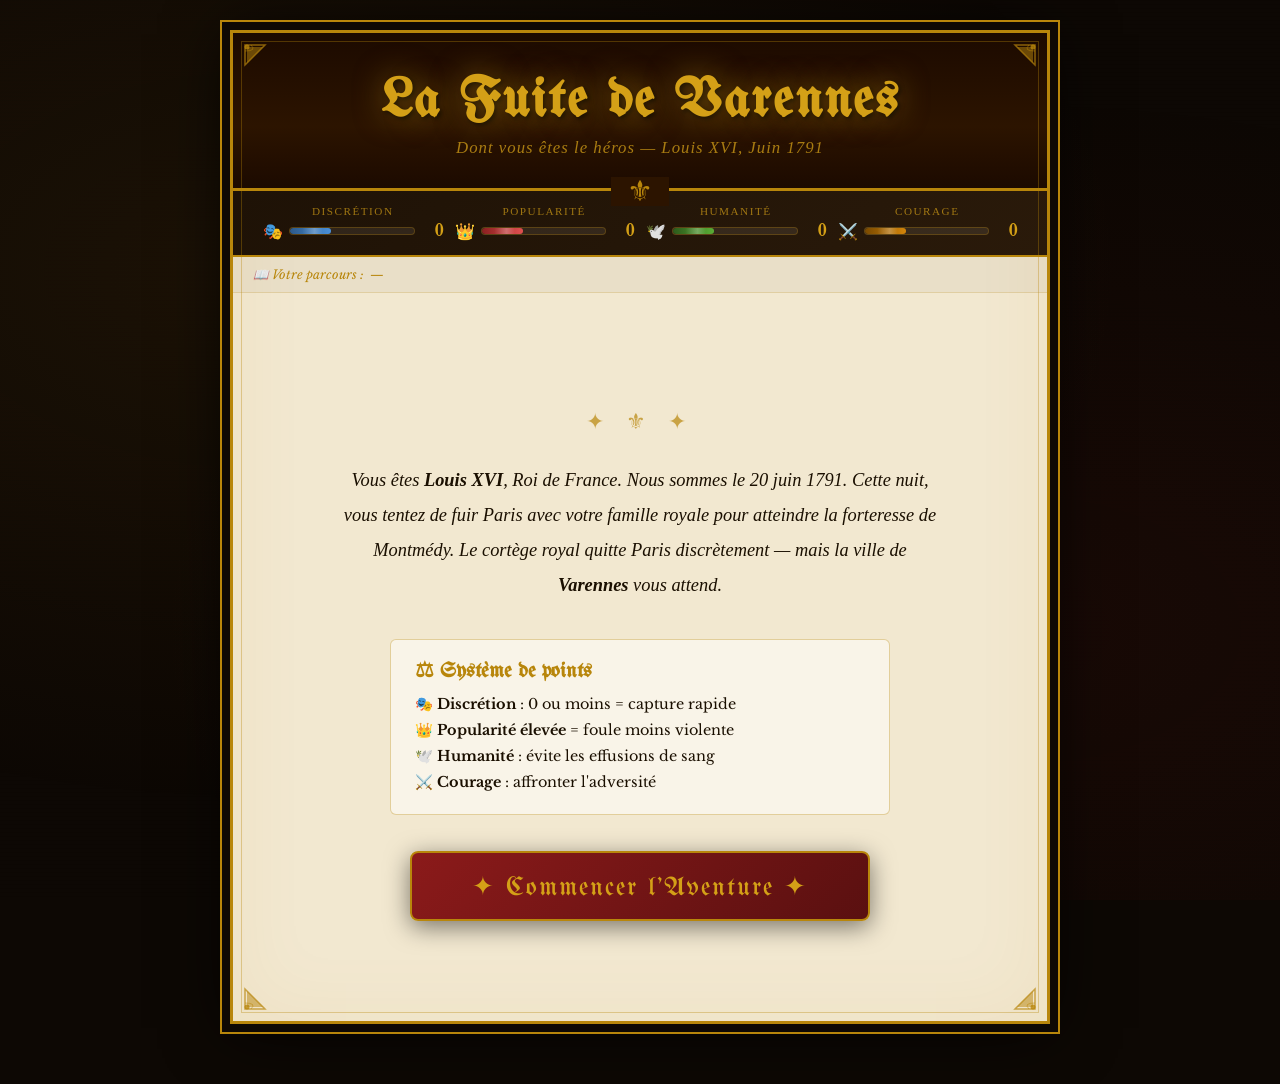
<file: histoirelouisXVI/Version 2/fuite_varennes.html>
<!DOCTYPE html>
<html lang="fr">
<head>
<meta charset="UTF-8">
<meta name="viewport" content="width=device-width, initial-scale=1.0">
<title>La Fuite de Varennes — Dont vous êtes le héros</title>
<link href="https://fonts.googleapis.com/css2?family=UnifrakturMaguntia&family=IM+Fell+English:ital@0;1&family=Libre+Baskerville:ital,wght@0,400;0,700;1,400&display=swap" rel="stylesheet">
<link rel="stylesheet" href="styles.css">
</head>
<body>

<!-- Notification stats -->
<div class="stat-change" id="statNotif"></div>

<div class="book">
  <div class="page">

    <!-- Coins -->
    <div class="corner corner-tl">
      <svg viewBox="0 0 48 48" fill="none" xmlns="http://www.w3.org/2000/svg">
        <path d="M4 4 L20 4 L4 20 Z" fill="#b8860b" opacity="0.5"/>
        <path d="M2 2 L22 2 L2 22 Z" fill="none" stroke="#b8860b" stroke-width="1.5" opacity="0.7"/>
        <circle cx="4" cy="4" r="2.5" fill="#b8860b" opacity="0.8"/>
        <path d="M8 2 Q14 8 2 8" fill="none" stroke="#b8860b" stroke-width="1" opacity="0.5"/>
      </svg>
    </div>
    <div class="corner corner-tr">
      <svg viewBox="0 0 48 48" fill="none" xmlns="http://www.w3.org/2000/svg">
        <path d="M4 4 L20 4 L4 20 Z" fill="#b8860b" opacity="0.5"/>
        <path d="M2 2 L22 2 L2 22 Z" fill="none" stroke="#b8860b" stroke-width="1.5" opacity="0.7"/>
        <circle cx="4" cy="4" r="2.5" fill="#b8860b" opacity="0.8"/>
        <path d="M8 2 Q14 8 2 8" fill="none" stroke="#b8860b" stroke-width="1" opacity="0.5"/>
      </svg>
    </div>
    <div class="corner corner-bl">
      <svg viewBox="0 0 48 48" fill="none" xmlns="http://www.w3.org/2000/svg">
        <path d="M4 4 L20 4 L4 20 Z" fill="#b8860b" opacity="0.5"/>
        <path d="M2 2 L22 2 L2 22 Z" fill="none" stroke="#b8860b" stroke-width="1.5" opacity="0.7"/>
        <circle cx="4" cy="4" r="2.5" fill="#b8860b" opacity="0.8"/>
        <path d="M8 2 Q14 8 2 8" fill="none" stroke="#b8860b" stroke-width="1" opacity="0.5"/>
      </svg>
    </div>
    <div class="corner corner-br">
      <svg viewBox="0 0 48 48" fill="none" xmlns="http://www.w3.org/2000/svg">
        <path d="M4 4 L20 4 L4 20 Z" fill="#b8860b" opacity="0.5"/>
        <path d="M2 2 L22 2 L2 22 Z" fill="none" stroke="#b8860b" stroke-width="1.5" opacity="0.7"/>
        <circle cx="4" cy="4" r="2.5" fill="#b8860b" opacity="0.8"/>
        <path d="M8 2 Q14 8 2 8" fill="none" stroke="#b8860b" stroke-width="1" opacity="0.5"/>
      </svg>
    </div>

    <!-- HEADER -->
    <div class="header">
      <h1>La Fuite de Varennes</h1>
      <p class="subtitle">Dont vous êtes le héros — Louis XVI, Juin 1791</p>
    </div>

    <!-- BARRE DE STATS -->
    <div class="stats-bar" id="statsBar">
      <div class="stat">
        <div class="stat-label">Discrétion</div>
        <div class="stat-row">
          <span class="stat-icon">🎭</span>
          <div class="stat-track"><div class="stat-fill fill-discret" id="fill-discret" style="width:0%"></div></div>
          <span class="stat-num" id="num-discret">0</span>
        </div>
      </div>
      <div class="stat">
        <div class="stat-label">Popularité</div>
        <div class="stat-row">
          <span class="stat-icon">👑</span>
          <div class="stat-track"><div class="stat-fill fill-popular" id="fill-popular" style="width:0%"></div></div>
          <span class="stat-num" id="num-popular">0</span>
        </div>
      </div>
      <div class="stat">
        <div class="stat-label">Humanité</div>
        <div class="stat-row">
          <span class="stat-icon">🕊️</span>
          <div class="stat-track"><div class="stat-fill fill-human" id="fill-human" style="width:0%"></div></div>
          <span class="stat-num" id="num-human">0</span>
        </div>
      </div>
      <div class="stat">
        <div class="stat-label">Courage</div>
        <div class="stat-row">
          <span class="stat-icon">⚔️</span>
          <div class="stat-track"><div class="stat-fill fill-courage" id="fill-courage" style="width:0%"></div></div>
          <span class="stat-num" id="num-courage">0</span>
        </div>
      </div>
    </div>

    <!-- CHEMIN PARCOURU -->
    <div class="breadcrumb" id="breadcrumb">
      <span>📖 Votre parcours :</span>
      <span id="breadcrumb-path">—</span>
    </div>

    <!-- CONTENU PRINCIPAL -->
    <div class="content">

      <!-- ====== PROLOGUE ====== -->
      <div class="chapter active" id="ch-start">
        <div class="start-area">
          <div class="ornament">✦ ⚜ ✦</div>
          <p class="story-intro">
            Vous êtes <strong>Louis XVI</strong>, Roi de France. Nous sommes le <em>20 juin 1791</em>. 
            Cette nuit, vous tentez de fuir Paris avec votre famille royale pour atteindre la forteresse de Montmédy.
            Le cortège royal quitte Paris discrètement — mais la ville de <strong>Varennes</strong> vous attend.
          </p>
          <div class="counter-legend">
            <h3>⚖ Système de points</h3>
            <ul>
              <li>🎭 <strong>Discrétion</strong> : 0 ou moins = capture rapide</li>
              <li>👑 <strong>Popularité élevée</strong> = foule moins violente</li>
              <li>🕊️ <strong>Humanité</strong> : évite les effusions de sang</li>
              <li>⚔️ <strong>Courage</strong> : affronter l'adversité</li>
            </ul>
          </div>
          <button class="start-btn" onclick="startGame()">✦ Commencer l'Aventure ✦</button>
        </div>
      </div>

      <!-- ====== BLOC 1 — Introduction ====== -->
      <div class="chapter" id="ch-bloc1">
        <div class="bloc-tag">
          <span class="bloc-num">Bloc 1</span>
          <span class="bloc-title">Varennes — La Ville Fatale</span>
        </div>
        <div class="narrative">
          <p>
            Louis XVI quitte Paris discrètement avec sa famille et ses gardes, avec pour objectif d'atteindre un lieu sûr loin de la Révolution. Après plusieurs heures de route, vous arrivez à la ville de Varennes. <strong>La tension est palpable</strong> : la population pourrait vous reconnaître.
          </p>
          <p>
            Dans la nuit de juin, les sabots des chevaux résonnent sur les pavés. Votre cœur bat. Devant vous, les lumières de Varennes brillent d'une lueur inquiétante. <em>Il faut prendre une décision.</em>
          </p>
        </div>
        <div class="choices-header">Choisissez votre action</div>
        <div class="choices">
          <button class="choice-btn" onclick="goTo('ch-bloc2a', {discret:-10}, 'Avancer rapidement')">
            <div class="choice-inner">
              <div class="choice-letter">A</div>
              <div class="choice-body">
                <div class="choice-text">Avancer rapidement pour quitter la ville avant d'être vu</div>
                <div class="choice-effects">
                  <span class="effect-tag effect-neg">Discrétion −10</span>
                </div>
                <div class="choice-destination">→ Bloc 2a</div>
              </div>
            </div>
          </button>
          <button class="choice-btn" onclick="goTo('ch-bloc2b', {discret:+10}, 'Ralentir et rester discret')">
            <div class="choice-inner">
              <div class="choice-letter">B</div>
              <div class="choice-body">
                <div class="choice-text">Ralentir pour rester discret et éviter de se faire remarquer</div>
                <div class="choice-effects">
                  <span class="effect-tag effect-pos">Discrétion +10</span>
                </div>
                <div class="choice-destination">→ Bloc 2b</div>
              </div>
            </div>
          </button>
        </div>
      </div>

      <!-- ====== BLOC 2A — Avancer rapidement ====== -->
      <div class="chapter" id="ch-bloc2a">
        <div class="bloc-tag">
          <span class="bloc-num">Bloc 2a</span>
          <span class="bloc-title">Avancer Rapidement</span>
        </div>
        <div class="narrative">
          <p>
            Le cortège accélère, mais la population commence à remarquer le carrosse. <strong>Une foule se rassemble rapidement.</strong> Les gardes se préparent à tirer si nécessaire.
          </p>
          <p>
            Le cocher fouette les chevaux. Les roues crissent sur les pavés. Des visages apparaissent aux fenêtres. Quelqu'un crie : <em>"Le carrosse du roi !"</em> — ou peut-être rêvez-vous ? Non. Les gens sortent dans la rue.
          </p>
        </div>
        <div class="choices-header">Que faites-vous ?</div>
        <div class="choices">
          <button class="choice-btn" onclick="goTo('ch-bloc3a', {human:+5, discret:+5}, 'Ne pas tirer')">
            <div class="choice-inner">
              <div class="choice-letter">A</div>
              <div class="choice-body">
                <div class="choice-text">Vous ordonnez à vos gardes de ne surtout pas tirer</div>
                <div class="choice-effects">
                  <span class="effect-tag effect-pos">Humanité +5</span>
                  <span class="effect-tag effect-pos">Discrétion +5</span>
                </div>
                <div class="choice-destination">→ Bloc 3a</div>
              </div>
            </div>
          </button>
          <button class="choice-btn" onclick="goTo('ch-bloc3b', {popular:-20, discret:-10}, 'Les gardes tirent')">
            <div class="choice-inner">
              <div class="choice-letter">B</div>
              <div class="choice-body">
                <div class="choice-text">Les gardes tirent pour se protéger et forcer le passage</div>
                <div class="choice-effects">
                  <span class="effect-tag effect-neg">Popularité −20</span>
                  <span class="effect-tag effect-neg">Discrétion −10</span>
                </div>
                <div class="choice-destination">→ Bloc 3b</div>
              </div>
            </div>
          </button>
        </div>
      </div>

      <!-- ====== BLOC 2B — Ralentir ====== -->
      <div class="chapter" id="ch-bloc2b">
        <div class="bloc-tag">
          <span class="bloc-num">Bloc 2b</span>
          <span class="bloc-title">Ralentir pour être Discret</span>
        </div>
        <div class="narrative">
          <p>
            La famille royale tente de se fondre dans la foule. <strong>Mais un enfant dans la rue crie : "Le roi !"</strong>, et la rumeur se répand comme une traînée de poudre.
          </p>
          <p>
            Les gardes paniquent et se préparent à agir. <em>La discrétion est compromise.</em> Chaque seconde compte désormais. Les têtes se tournent vers votre carrosse. Des mains pointent.
          </p>
        </div>
        <div class="choices-header">Comment réagissez-vous ?</div>
        <div class="choices">
          <button class="choice-btn" onclick="goTo('ch-bloc3a', {human:+5, discret:+5}, 'Ordonner de ne pas tirer')">
            <div class="choice-inner">
              <div class="choice-letter">A</div>
              <div class="choice-body">
                <div class="choice-text">Louis XVI ordonne de ne pas tirer — préserver l'innocence du peuple</div>
                <div class="choice-effects">
                  <span class="effect-tag effect-pos">Humanité +5</span>
                  <span class="effect-tag effect-pos">Discrétion +5</span>
                </div>
                <div class="choice-destination">→ Bloc 3a</div>
              </div>
            </div>
          </button>
          <button class="choice-btn" onclick="goTo('ch-bloc3b', {popular:-20, discret:-10}, 'Les gardes tirent')">
            <div class="choice-inner">
              <div class="choice-letter">B</div>
              <div class="choice-body">
                <div class="choice-text">Les gardes tirent pour dégager la route — panique totale</div>
                <div class="choice-effects">
                  <span class="effect-tag effect-neg">Popularité −20</span>
                  <span class="effect-tag effect-neg">Discrétion −10</span>
                </div>
                <div class="choice-destination">→ Bloc 3b</div>
              </div>
            </div>
          </button>
        </div>
      </div>

      <!-- ====== BLOC 3A — Ne pas tirer ====== -->
      <div class="chapter" id="ch-bloc3a">
        <div class="bloc-tag">
          <span class="bloc-num">Bloc 3a</span>
          <span class="bloc-title">Ne Pas Tirer</span>
        </div>
        <div class="narrative">
          <p>
            Vous ordonnez à vos gardes de ne surtout pas tirer. <strong>La foule est surprise et hésite.</strong> Mais elle encercle le cortège, et la situation devient incontrôlable.
          </p>
          <p>
            Des visages tendus se pressent contre les vitres du carrosse. Des mains frappent sur les parois. <em>"Qui êtes-vous ? Montrez-vous !"</em> — La nuit résonne de clameurs. Votre famille tremble, mais vous gardez votre calme de roi.
          </p>
          <p>
            La foule grossit à chaque minute. Des torches s'allument. Il faut décider : tenter de parlementer ou accepter l'inévitable ?
          </p>
        </div>
        <div class="choices-header">La foule vous encercle — que faites-vous ?</div>
        <div class="choices">
          <button class="choice-btn" onclick="goTo('ch-bloc4a', {popular:+15}, 'Parlementer avec la foule')">
            <div class="choice-inner">
              <div class="choice-letter">A</div>
              <div class="choice-body">
                <div class="choice-text">Vous tentez de parlementer avec la foule</div>
                <div class="choice-effects">
                  <span class="effect-tag effect-pos">Popularité +15</span>
                </div>
                <div class="choice-destination">→ Bloc 4a</div>
              </div>
            </div>
          </button>
          <button class="choice-btn" onclick="goTo('ch-bloc4b', {human:+10}, 'Se laisser capturer')">
            <div class="choice-inner">
              <div class="choice-letter">B</div>
              <div class="choice-body">
                <div class="choice-text">Se laisser capturer pour éviter un massacre</div>
                <div class="choice-effects">
                  <span class="effect-tag effect-pos">Humanité +10</span>
                </div>
                <div class="choice-destination">→ Bloc 4b</div>
              </div>
            </div>
          </button>
        </div>
      </div>

      <!-- ====== BLOC 3B — Tirer sur la foule ====== -->
      <div class="chapter" id="ch-bloc3b">
        <div class="bloc-tag">
          <span class="bloc-num">Bloc 3b</span>
          <span class="bloc-title">Tirer sur la Foule</span>
        </div>
        <div class="narrative">
          <p>
            Les gardes ouvrent le feu. <strong>La panique éclate</strong> : certains habitants tombent, d'autres fuient dans la nuit en hurlant. Le cortège peut avancer — mais la ville devient hostile.
          </p>
          <p>
            Des milices armées arrivent rapidement depuis les rues adjacentes. <em>Les coups de feu ont alerté toute la ville.</em> Le sang coule sur les pavés de Varennes. Votre fuite est désormais une course contre la mort.
          </p>
          <p>
            Le carrosse s'élance dans les ruelles sombres. Derrière vous, des cris de vengeance. Devant, l'incertitude. Deux options s'offrent à vous dans ce chaos.
          </p>
        </div>
        <div class="choices-header">Vous avez forcé le passage — et maintenant ?</div>
        <div class="choices">
          <button class="choice-btn" onclick="goTo('ch-bloc4d', {courage:-5, discret:-5}, 'Demi-tour vers Paris')">
            <div class="choice-inner">
              <div class="choice-letter">A</div>
              <div class="choice-body">
                <div class="choice-text">Faire demi-tour vers Paris — la situation est trop dangereuse</div>
                <div class="choice-effects">
                  <span class="effect-tag effect-neg">Courage −5</span>
                  <span class="effect-tag effect-neg">Discrétion −5</span>
                </div>
                <div class="choice-destination">→ Bloc 4d</div>
              </div>
            </div>
          </button>
          <button class="choice-btn" onclick="goTo('ch-bloc4c', {discret:-10}, 'Continuer à toute vitesse')">
            <div class="choice-inner">
              <div class="choice-letter">B</div>
              <div class="choice-body">
                <div class="choice-text">Continuer la fuite à toute vitesse vers la frontière</div>
                <div class="choice-effects">
                  <span class="effect-tag effect-neg">Discrétion −10</span>
                </div>
                <div class="choice-destination">→ Bloc 4c</div>
              </div>
            </div>
          </button>
        </div>
      </div>

      <!-- ====== BLOC 4A — Parlementer ====== -->
      <div class="chapter" id="ch-bloc4a">
        <div class="bloc-tag">
          <span class="bloc-num">Bloc 4a</span>
          <span class="bloc-title">Parlementer avec la Foule</span>
        </div>
        <div class="narrative">
          <p>
            Vous essayez de calmer les habitants depuis la portière du carrosse : <em>"Nous ne voulons aucun mal !"</em> La foule vacille. Quelques voix se font entendre pour protéger le roi.
          </p>
          <p>
            Un vieux bourgeois crie : <em>"Laissez-les passer !"</em> Un autre répond : <em>"C'est notre roi, il ne doit pas fuir !"</em> Le débat gronde dans la nuit. Des femmes retiennent leurs maris. Des enfants pleurent.
          </p>
          <p>
            Mais <strong>la tension atteint son paroxysme</strong>. Malgré vos efforts, des hommes armés finissent par se faire capturer. La foule vous encerne irrémédiablement.
          </p>
        </div>
        <div class="ending-screen">
          <span class="ending-emblem">👑</span>
          <div class="ending-box ending-neutral">
            <div class="ending-title">Capture Honorable</div>
            <div class="ending-text">
              Malgré vos paroles de paix, la foule de Varennes vous capture. Vous êtes remis aux autorités révolutionnaires. <strong>Louis XVI est jugé, le tribunal le condamne malgré ses excuses, et il est exécuté en 1793.</strong>
              <br><br>Votre popularité élevée n'a pas suffi à vous sauver, mais elle vous a valu le respect de nombreux témoins. L'Histoire retiendra un roi qui refusa de faire couler le sang de son peuple.
            </div>
          </div>
          <div class="final-stats" id="final-stats-4a"></div>
          <button class="restart-btn" onclick="restartGame()">⚜ Recommencer l'Aventure ⚜</button>
        </div>
      </div>

      <!-- ====== BLOC 4B — Se laisser capturer ====== -->
      <div class="chapter" id="ch-bloc4b">
        <div class="bloc-tag">
          <span class="bloc-num">Bloc 4b</span>
          <span class="bloc-title">Se Laisser Capturer</span>
        </div>
        <div class="narrative">
          <p>
            Pour éviter un massacre, vous vous rendez aux habitants. <em>"Je suis Louis XVI. Je me rends à vous."</em> La foule, stupéfaite par votre aveu, s'immobilise.
          </p>
          <p>
            <strong>Vous êtes fait arrêter par la foule</strong> et remis aux autorités révolutionnaires. Votre famille est escortée dans la maison du procureur Sauce. Dans le silence de cette nuit de juin, une page de l'Histoire se tourne.
          </p>
          <p>
            Votre geste de reddition volontaire épargne des vies. Les habitants vous regardent avec un mélange de pitié et de respect — leur roi s'est sacrifié pour éviter le sang.
          </p>
        </div>
        <div class="ending-screen">
          <span class="ending-emblem">🕊️</span>
          <div class="ending-box ending-neutral">
            <div class="ending-title">Le Sacrifice du Roi</div>
            <div class="ending-text">
              Vous avez choisi l'humanité sur la survie. <strong>Louis XVI est capturé à Varennes, jugé par la Convention et exécuté le 21 janvier 1793.</strong> Mais votre reddition volontaire pour épargner vos sujets reste gravée dans la mémoire collective comme un acte de noblesse authentique.
              <br><br>La Révolution suit son cours tragique, mais vous n'avez pas voulu être la cause d'un massacre. L'Histoire vous absoudra de ce courage discret.
            </div>
          </div>
          <div class="final-stats" id="final-stats-4b"></div>
          <button class="restart-btn" onclick="restartGame()">⚜ Recommencer l'Aventure ⚜</button>
        </div>
      </div>

      <!-- ====== BLOC 4C — Continuer la fuite ====== -->
      <div class="chapter" id="ch-bloc4c">
        <div class="bloc-tag">
          <span class="bloc-num">Bloc 4c</span>
          <span class="bloc-title">Poursuivre la Fuite</span>
        </div>
        <div class="narrative">
          <p>
            Vous poursuivez la fuite vers la frontière, sans vous arrêter. <strong>Les milices perdent votre trace</strong> dans les chemins de campagne. Le cortège atteint enfin la frontière, au lever du jour.
          </p>
          <p>
            Des silhouettes surgissent des bois. Des uniformes blancs à croix noire : <em>des soldats loyalistes !</em> Les cavaliers du marquis de Bouillé vous accueillent. Des larmes coulent sur vos joues.
          </p>
          <p>
            <strong>Vous rejoignez des troupes fidèles, hors de France.</strong> La liberté est à portée de main — mais à quel prix ?
          </p>
        </div>
        <div class="ending-screen">
          <span class="ending-emblem">🏇</span>
          <div class="ending-box ending-good">
            <div class="ending-title">L'Évasion Réussie !</div>
            <div class="ending-text">
              Vous parvenez à vous enfuir et échapper à la capture ! Grâce à votre décision audacieuse, la famille royale traverse la frontière saine et sauve. Vous vous réfugiez auprès des armées loyalistes.
              <br><br><strong>Cependant, votre fuite a un coût lourd :</strong> en abandonnant la France et en ayant fait tirer sur le peuple, vous perdez toute légitimité aux yeux des Français. L'Assemblée vous déclare traître. La guerre civile éclate. L'Europe s'embrase.
              <br><br>Vous avez sauvé votre vie... mais peut-être perdu votre âme de roi.
            </div>
          </div>
          <div class="final-stats" id="final-stats-4c"></div>
          <button class="restart-btn" onclick="restartGame()">⚜ Recommencer l'Aventure ⚜</button>
        </div>
      </div>

      <!-- ====== BLOC 4D — Demi-tour vers Paris ====== -->
      <div class="chapter" id="ch-bloc4d">
        <div class="bloc-tag">
          <span class="bloc-num">Bloc 4d</span>
          <span class="bloc-title">Demi-tour vers Paris</span>
        </div>
        <div class="narrative">
          <p>
            Vous décidez de retourner vers Paris pour vous protéger. <strong>La population, avertie de votre tentative de fuite, attend le cortège pour vous capturer.</strong>
          </p>
          <p>
            Le chemin du retour est long et humiliant. À chaque village, des foules silencieuses regardent passer le carrosse royal. Nul n'ose applaudir. Nul n'ose insulter. Ce silence pesant est plus terrible que la haine.
          </p>
          <p>
            <em>Fin : Capture immédiate à Paris.</em> Vous êtes escorté aux Tuileries qui deviennent votre prison dorée. Les jours de la monarchie sont comptés.
          </p>
        </div>
        <div class="ending-screen">
          <span class="ending-emblem">⛓️</span>
          <div class="ending-box ending-bad">
            <div class="ending-title">Le Retour Honteux</div>
            <div class="ending-text">
              Vous revenez à Paris sous escorte, prisonnier en votre propre royaume. <strong>Louis XVI est capturé immédiatement, jugé par la Convention, et exécuté le 21 janvier 1793.</strong>
              <br><br>Votre tentative de fuite, puis votre retour contraint, ont définitivement brisé la confiance du peuple. La Révolution n'a plus besoin de roi. La République est proclamée. Le règne de Louis XVI s'achève dans le déshonneur de n'avoir ni su fuir, ni su rester.
            </div>
          </div>
          <div class="final-stats" id="final-stats-4d"></div>
          <button class="restart-btn" onclick="restartGame()">⚜ Recommencer l'Aventure ⚜</button>
        </div>
      </div>

    </div><!-- /content -->
  </div><!-- /page -->
</div><!-- /book -->

<script src="script.js"></script>
</body>
</html>
</file>
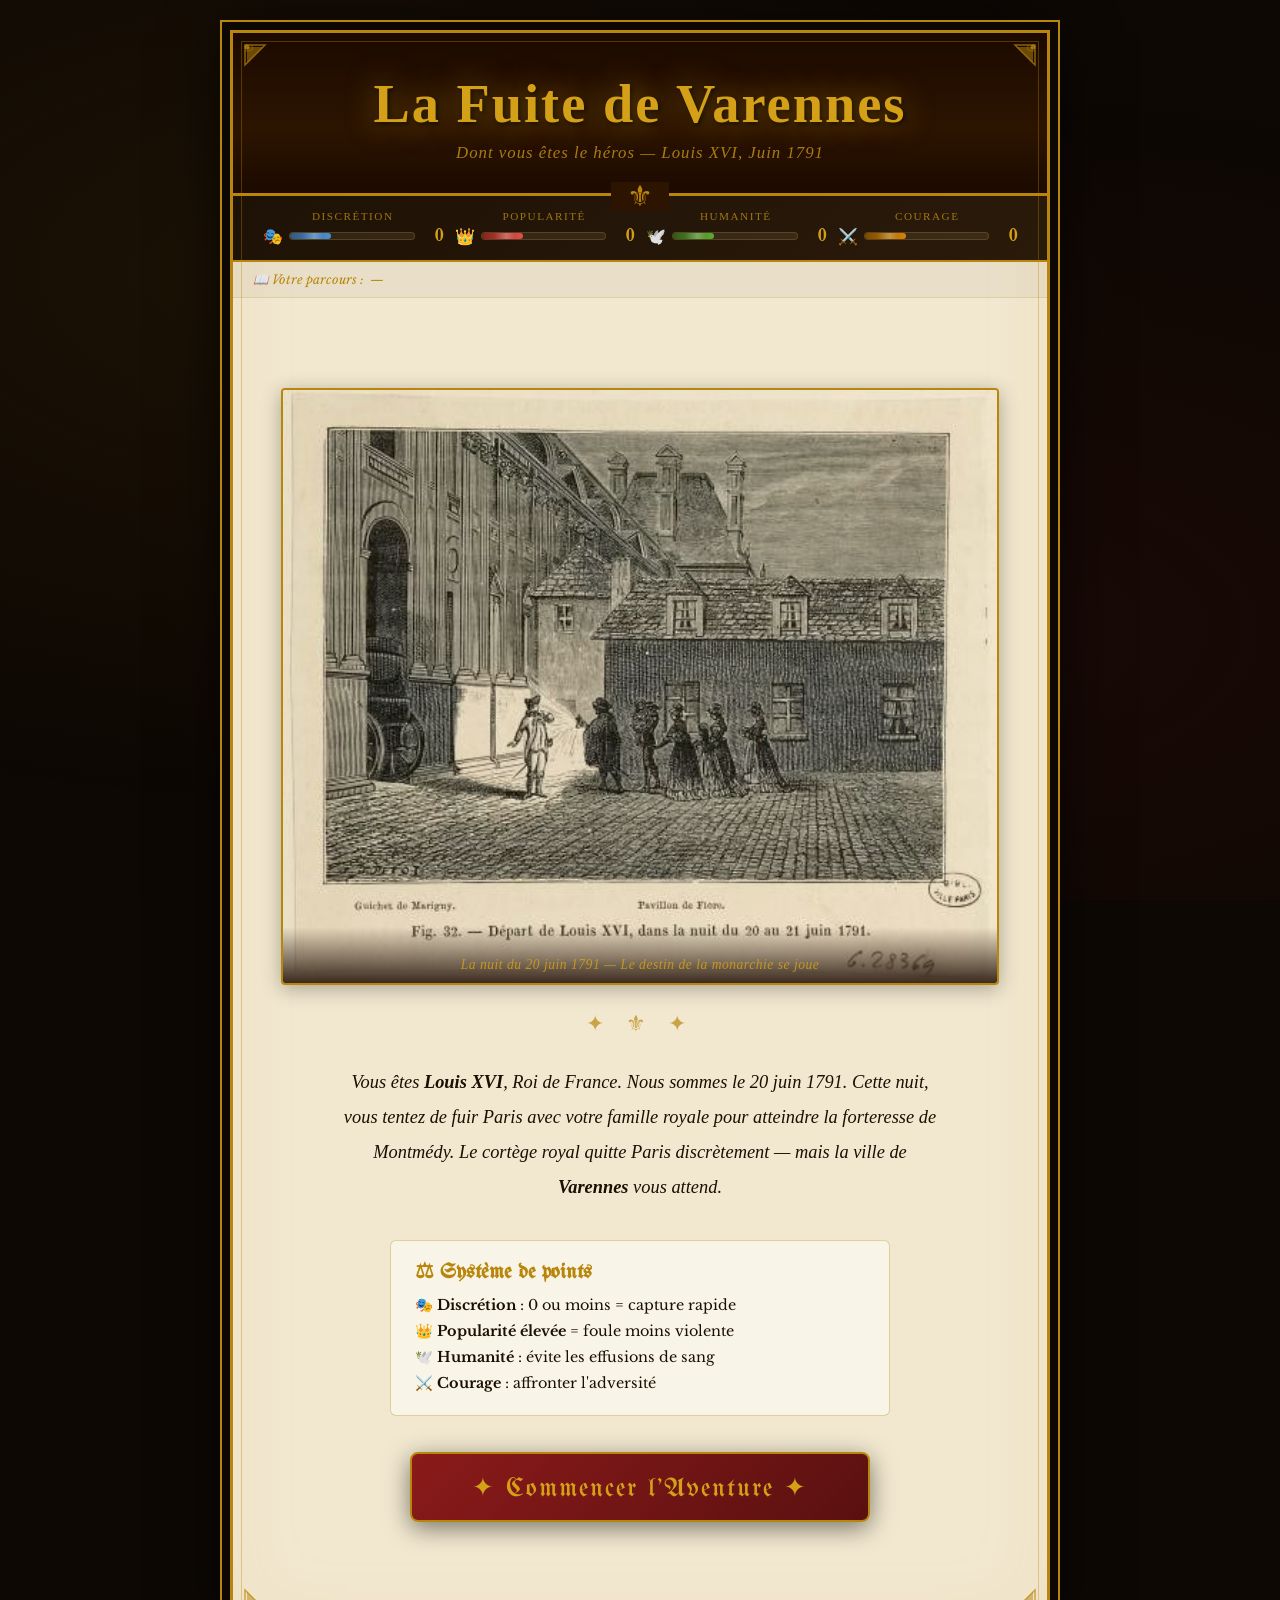
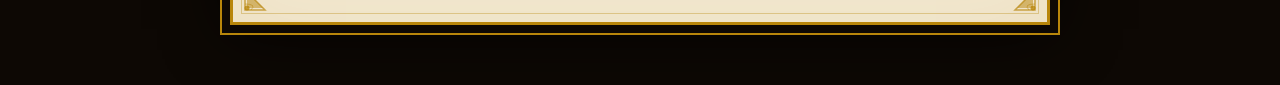
<file: histoirelouisXVI/version 3/fuite_varennes.html>
<!DOCTYPE html>
<html lang="fr">
<head>
<meta charset="UTF-8">
<meta name="viewport" content="width=device-width, initial-scale=1.0">
<title>La Fuite de Varennes — Dont vous êtes le héros</title>
<link href="https://fonts.googleapis.com/css2?family=UnifrakturMaguntia&family=IM+Fell+English:ital@0;1&family=Libre+Baskerville:ital,wght@0,400;0,700;1,400&display=swap" rel="stylesheet">
<link rel="stylesheet" href="styles.css">
</head>
<body>

<!-- Notification stats -->
<div class="stat-change" id="statNotif"></div>

<div class="book">
  <div class="page">

    <!-- Coins -->
    <div class="corner corner-tl"><svg viewBox="0 0 48 48" fill="none" xmlns="http://www.w3.org/2000/svg"><path d="M4 4 L20 4 L4 20 Z" fill="#b8860b" opacity="0.5"/><path d="M2 2 L22 2 L2 22 Z" fill="none" stroke="#b8860b" stroke-width="1.5" opacity="0.7"/><circle cx="4" cy="4" r="2.5" fill="#b8860b" opacity="0.8"/><path d="M8 2 Q14 8 2 8" fill="none" stroke="#b8860b" stroke-width="1" opacity="0.5"/></svg></div>
    <div class="corner corner-tr"><svg viewBox="0 0 48 48" fill="none" xmlns="http://www.w3.org/2000/svg"><path d="M4 4 L20 4 L4 20 Z" fill="#b8860b" opacity="0.5"/><path d="M2 2 L22 2 L2 22 Z" fill="none" stroke="#b8860b" stroke-width="1.5" opacity="0.7"/><circle cx="4" cy="4" r="2.5" fill="#b8860b" opacity="0.8"/><path d="M8 2 Q14 8 2 8" fill="none" stroke="#b8860b" stroke-width="1" opacity="0.5"/></svg></div>
    <div class="corner corner-bl"><svg viewBox="0 0 48 48" fill="none" xmlns="http://www.w3.org/2000/svg"><path d="M4 4 L20 4 L4 20 Z" fill="#b8860b" opacity="0.5"/><path d="M2 2 L22 2 L2 22 Z" fill="none" stroke="#b8860b" stroke-width="1.5" opacity="0.7"/><circle cx="4" cy="4" r="2.5" fill="#b8860b" opacity="0.8"/><path d="M8 2 Q14 8 2 8" fill="none" stroke="#b8860b" stroke-width="1" opacity="0.5"/></svg></div>
    <div class="corner corner-br"><svg viewBox="0 0 48 48" fill="none" xmlns="http://www.w3.org/2000/svg"><path d="M4 4 L20 4 L4 20 Z" fill="#b8860b" opacity="0.5"/><path d="M2 2 L22 2 L2 22 Z" fill="none" stroke="#b8860b" stroke-width="1.5" opacity="0.7"/><circle cx="4" cy="4" r="2.5" fill="#b8860b" opacity="0.8"/><path d="M8 2 Q14 8 2 8" fill="none" stroke="#b8860b" stroke-width="1" opacity="0.5"/></svg></div>

    <!-- HEADER -->
    <div class="header">
      <h1>La Fuite de Varennes</h1>
      <p class="subtitle">Dont vous êtes le héros — Louis XVI, Juin 1791</p>
    </div>

    <!-- BARRE DE STATS -->
    <div class="stats-bar" id="statsBar">
      <div class="stat"><div class="stat-label">Discrétion</div><div class="stat-row"><span class="stat-icon">🎭</span><div class="stat-track"><div class="stat-fill fill-discret" id="fill-discret" style="width:0%"></div></div><span class="stat-num" id="num-discret">0</span></div></div>
      <div class="stat"><div class="stat-label">Popularité</div><div class="stat-row"><span class="stat-icon">👑</span><div class="stat-track"><div class="stat-fill fill-popular" id="fill-popular" style="width:0%"></div></div><span class="stat-num" id="num-popular">0</span></div></div>
      <div class="stat"><div class="stat-label">Humanité</div><div class="stat-row"><span class="stat-icon">🕊️</span><div class="stat-track"><div class="stat-fill fill-human" id="fill-human" style="width:0%"></div></div><span class="stat-num" id="num-human">0</span></div></div>
      <div class="stat"><div class="stat-label">Courage</div><div class="stat-row"><span class="stat-icon">⚔️</span><div class="stat-track"><div class="stat-fill fill-courage" id="fill-courage" style="width:0%"></div></div><span class="stat-num" id="num-courage">0</span></div></div>
    </div>

    <!-- CHEMIN PARCOURU -->
    <div class="breadcrumb" id="breadcrumb">
      <span>📖 Votre parcours :</span>
      <span id="breadcrumb-path">—</span>
    </div>

    <!-- CONTENU PRINCIPAL -->
    <div class="content">

      <!-- ====== PROLOGUE ====== -->
      <div class="chapter active" id="ch-start">
        <div class="start-area">
          <div class="story-image">
            <img src="01_depart_paris.jpg" alt="Le départ discret de la famille royale des Tuileries">
            <div class="image-caption">La nuit du 20 juin 1791 — Le destin de la monarchie se joue</div>
          </div>
          <div class="ornament">✦ ⚜ ✦</div>
          <p class="story-intro">
            Vous êtes <strong>Louis XVI</strong>, Roi de France. Nous sommes le <em>20 juin 1791</em>. 
            Cette nuit, vous tentez de fuir Paris avec votre famille royale pour atteindre la forteresse de Montmédy.
            Le cortège royal quitte Paris discrètement — mais la ville de <strong>Varennes</strong> vous attend.
          </p>
          <div class="counter-legend">
            <h3>⚖ Système de points</h3>
            <ul>
              <li>🎭 <strong>Discrétion</strong> : 0 ou moins = capture rapide</li>
              <li>👑 <strong>Popularité élevée</strong> = foule moins violente</li>
              <li>🕊️ <strong>Humanité</strong> : évite les effusions de sang</li>
              <li>⚔️ <strong>Courage</strong> : affronter l'adversité</li>
            </ul>
          </div>
          <button class="start-btn" onclick="startGame()">✦ Commencer l'Aventure ✦</button>
        </div>
      </div>

      <!-- ====== CHAPITRE I — Le Départ de Paris ====== -->
      <div class="chapter" id="ch-bloc1">
        <div class="bloc-tag">
          <span class="bloc-num">Chapitre I</span>
          <span class="bloc-title">Le Départ de Paris</span>
        </div>
        <div class="story-image">
          <img src="02_voyage_nuit.jpg" alt="Le carrosse royal voyageant de nuit">
          <div class="image-caption">Le carrosse royal s'élance dans la nuit — direction Montmédy</div>
        </div>
        <div class="narrative">
          <p>La nuit est tombée sur Paris. Dans les couloirs sombres du palais des Tuileries, vous rassemblez votre famille en silence. Marie-Antoinette serre contre elle le petit Dauphin endormi. Madame Élisabeth, votre sœur, prie à voix basse. Madame Royale, votre fille aînée, vous regarde avec des yeux emplis de confiance.</p>
          <p>Le plan a été préparé par le comte Axel de Fersen, fidèle parmi les fidèles. Une berline vous attend près du guichet de Marigny. <strong>Mais le danger est immense</strong> : La Fayette a posté des gardes nationaux partout. Le moindre bruit pourrait donner l'alerte.</p>
          <p>Fersen vous murmure : <em>« Sire, il est temps. Deux options s'offrent à vous pour quitter le palais. »</em></p>
        </div>
        <div class="choices-header">Comment quittez-vous les Tuileries ?</div>
        <div class="choices">
          <button class="choice-btn" onclick="goTo('ch-bloc2a', {discret:+15, courage:+5}, 'Passage secret')">
            <div class="choice-inner"><div class="choice-letter">A</div><div class="choice-body">
              <div class="choice-text">Emprunter le passage secret sous le palais, plus long mais invisible aux gardes</div>
              <div class="choice-effects"><span class="effect-tag effect-pos">Discrétion +15</span><span class="effect-tag effect-pos">Courage +5</span></div>
            </div></div>
          </button>
          <button class="choice-btn" onclick="goTo('ch-bloc2b', {discret:-5, courage:+10}, 'Sortie déguisés')">
            <div class="choice-inner"><div class="choice-letter">B</div><div class="choice-body">
              <div class="choice-text">Sortir déguisés en domestiques par la porte principale, sous le nez des gardes</div>
              <div class="choice-effects"><span class="effect-tag effect-neg">Discrétion −5</span><span class="effect-tag effect-pos">Courage +10</span></div>
            </div></div>
          </button>
        </div>
      </div>

      <!-- ====== CHAPITRE II-A — Passage secret ====== -->
      <div class="chapter" id="ch-bloc2a">
        <div class="bloc-tag">
          <span class="bloc-num">Chapitre II</span>
          <span class="bloc-title">Le Passage Secret</span>
        </div>
        <div class="story-image">
          <img src="02_voyage_nuit.jpg" alt="Le voyage nocturne vers la liberté">
          <div class="image-caption">La fuite dans la nuit — chaque minute compte</div>
        </div>
        <div class="narrative">
          <p>Vous empruntez un étroit passage souterrain qui mène sous les jardins. L'air est humide, les murs suintent. La reine retient un cri quand une araignée tombe sur son épaule. Le Dauphin dort toujours, bercé par les pas feutrés de sa mère.</p>
          <p>Après vingt longues minutes dans l'obscurité, vous émergez près du guichet de Marigny. <strong>La berline de Fersen est là</strong>, attelée de six chevaux, dissimulée sous les arbres. Le cocher, un homme de confiance, vous fait signe.</p>
          <p>Mais au moment de monter, Fersen vous prévient : <em>« Sire, un problème. La berline est immense — elle attirera l'attention. Je peux trouver deux voitures plus petites, mais cela prendra une heure de plus. »</em></p>
        </div>
        <div class="choices-header">Quel véhicule choisissez-vous ?</div>
        <div class="choices">
          <button class="choice-btn" onclick="goTo('ch-bloc3', {discret:-10}, 'La grande berline')">
            <div class="choice-inner"><div class="choice-letter">A</div><div class="choice-body">
              <div class="choice-text">Prendre la grande berline immédiatement — chaque minute compte</div>
              <div class="choice-effects"><span class="effect-tag effect-neg">Discrétion −10</span></div>
            </div></div>
          </button>
          <button class="choice-btn" onclick="goTo('ch-bloc3', {discret:+10, courage:-5}, 'Petites voitures')">
            <div class="choice-inner"><div class="choice-letter">B</div><div class="choice-body">
              <div class="choice-text">Attendre les deux voitures plus discrètes — la prudence avant tout</div>
              <div class="choice-effects"><span class="effect-tag effect-pos">Discrétion +10</span><span class="effect-tag effect-neg">Courage −5</span></div>
            </div></div>
          </button>
        </div>
      </div>

      <!-- ====== CHAPITRE II-B — Sortie déguisés ====== -->
      <div class="chapter" id="ch-bloc2b">
        <div class="bloc-tag">
          <span class="bloc-num">Chapitre II</span>
          <span class="bloc-title">La Sortie des Audacieux</span>
        </div>
        <div class="story-image">
          <img src="01_depart_paris.jpg" alt="La sortie déguisée des Tuileries">
          <div class="image-caption">Déguisés en domestiques, la famille royale franchit les portes</div>
        </div>
        <div class="narrative">
          <p>Vous enfilez les vêtements d'un valet. Marie-Antoinette porte la tenue sombre d'une gouvernante. Votre sœur Élisabeth joue le rôle d'une dame de compagnie. Les enfants sont emmitouflés dans des couvertures ordinaires.</p>
          <p>Le cœur battant, vous franchissez la porte principale. Un garde national vous dévisage. <em>« Hé ! Toi ! »</em> lance-t-il. Vous vous figez. <strong>Le temps s'arrête.</strong> Puis il ajoute : <em>« Tu as oublié ta lanterne, imbécile. »</em> Et il vous en tend une. Vous murmurez un remerciement et continuez.</p>
          <p>La berline attend au coin de la rue. <strong>Fersen vous presse</strong> : <em>« Vite, Sire. L'aube ne nous attendra pas. »</em></p>
        </div>
        <div class="choices-header">La berline est prête — que décidez-vous ?</div>
        <div class="choices">
          <button class="choice-btn" onclick="goTo('ch-bloc3', {discret:-10}, 'La grande berline')">
            <div class="choice-inner"><div class="choice-letter">A</div><div class="choice-body">
              <div class="choice-text">Monter directement dans la grande berline royale — pas de temps à perdre</div>
              <div class="choice-effects"><span class="effect-tag effect-neg">Discrétion −10</span></div>
            </div></div>
          </button>
          <button class="choice-btn" onclick="goTo('ch-bloc3', {discret:+10, courage:-5}, 'Petites voitures')">
            <div class="choice-inner"><div class="choice-letter">B</div><div class="choice-body">
              <div class="choice-text">Demander à Fersen de trouver des voitures plus modestes pour passer inaperçus</div>
              <div class="choice-effects"><span class="effect-tag effect-pos">Discrétion +10</span><span class="effect-tag effect-neg">Courage −5</span></div>
            </div></div>
          </button>
        </div>
      </div>

      <!-- ====== CHAPITRE III — Le Voyage de Nuit ====== -->
      <div class="chapter" id="ch-bloc3">
        <div class="bloc-tag">
          <span class="bloc-num">Chapitre III</span>
          <span class="bloc-title">Le Voyage dans la Nuit</span>
        </div>
        <div class="story-image">
          <img src="02_voyage_nuit.jpg" alt="Le voyage nocturne de la famille royale">
          <div class="image-caption">La berline royale fuyant Paris dans la nuit</div>
        </div>
        <div class="narrative">
          <p>Le cortège s'élance dans la nuit noire. Les routes de France défilent sous les roues. À Bondy, on change les chevaux. À Meaux, la reine s'endort enfin. Le Dauphin rêve, ignorant le destin qui se joue.</p>
          <p>Les heures passent. L'aube se lève sur la campagne champenoise. Les villages s'éveillent. À Châlons-en-Champagne, un maître de poste vous dévisage longuement en changeant les chevaux. <strong>Vous reconnaît-il ?</strong> Il ne dit rien… pour l'instant.</p>
          <p>Plus loin, à Sainte-Menehould, le maître de poste <strong>Jean-Baptiste Drouet</strong> compare votre visage à l'assignat qu'il tient en main — un billet portant le profil du roi. Ses yeux s'écarquillent. <em>Il sait.</em></p>
          <p>Drouet enfourche un cheval et galope vers Varennes pour vous devancer. <strong>La course contre la montre commence.</strong></p>
        </div>
        <div class="choices-header">On vous a peut-être reconnu — que faites-vous ?</div>
        <div class="choices">
          <button class="choice-btn" onclick="goTo('ch-bloc4a', {discret:+10, courage:+5}, 'Chemins de traverse')">
            <div class="choice-inner"><div class="choice-letter">A</div><div class="choice-body">
              <div class="choice-text">Changer d'itinéraire par les chemins de traverse pour semer d'éventuels poursuivants</div>
              <div class="choice-effects"><span class="effect-tag effect-pos">Discrétion +10</span><span class="effect-tag effect-pos">Courage +5</span></div>
            </div></div>
          </button>
          <button class="choice-btn" onclick="goTo('ch-bloc4b', {discret:-10, courage:+10}, 'Foncer vers Varennes')">
            <div class="choice-inner"><div class="choice-letter">B</div><div class="choice-body">
              <div class="choice-text">Foncer à toute vitesse vers Varennes — la frontière est si proche</div>
              <div class="choice-effects"><span class="effect-tag effect-neg">Discrétion −10</span><span class="effect-tag effect-pos">Courage +10</span></div>
            </div></div>
          </button>
        </div>
      </div>

      <!-- ====== CHAPITRE IV-A — Chemins de traverse ====== -->
      <div class="chapter" id="ch-bloc4a">
        <div class="bloc-tag">
          <span class="bloc-num">Chapitre IV</span>
          <span class="bloc-title">Les Chemins de Traverse</span>
        </div>
        <div class="story-image">
          <img src="02_voyage_nuit.jpg" alt="La berline dans les chemins de traverse">
          <div class="image-caption">Les chemins de traverse — un itinéraire risqué dans la nuit</div>
        </div>
        <div class="narrative">
          <p>Vous ordonnez au cocher de quitter la route principale. La berline s'enfonce dans des sentiers boueux et étroits bordés de forêts sombres. Les branches griffent les parois du carrosse. Marie-Antoinette serre le Dauphin plus fort.</p>
          <p>L'obscurité est totale. Soudain, <strong>une roue se brise</strong> dans une ornière profonde ! Le carrosse s'arrête brutalement. Le cocher jure. Il faudra au moins une heure pour réparer.</p>
          <p>Pendant ce temps, au loin, vous entendez le galop de Drouet qui file vers Varennes par la route principale. <em>Vous avez gagné de la discrétion, mais perdu un temps précieux.</em></p>
          <p>La roue est finalement réparée. Vous reprenez votre route et arrivez aux abords de Varennes. Il est presque minuit. La ville semble endormie… ou vous guette-t-elle ?</p>
        </div>
        <div class="choices-header">Vous approchez de Varennes — comment entrez-vous ?</div>
        <div class="choices">
          <button class="choice-btn" onclick="goTo('ch-bloc5a', {discret:+10, human:+5}, 'Contourner la ville')">
            <div class="choice-inner"><div class="choice-letter">A</div><div class="choice-body">
              <div class="choice-text">Contourner Varennes par les champs pour éviter le centre-ville</div>
              <div class="choice-effects"><span class="effect-tag effect-pos">Discrétion +10</span><span class="effect-tag effect-pos">Humanité +5</span></div>
            </div></div>
          </button>
          <button class="choice-btn" onclick="goTo('ch-bloc5b', {discret:-5, courage:+10}, 'Traverser au galop')">
            <div class="choice-inner"><div class="choice-letter">B</div><div class="choice-body">
              <div class="choice-text">Traverser Varennes au galop — chaque détour est du temps perdu</div>
              <div class="choice-effects"><span class="effect-tag effect-neg">Discrétion −5</span><span class="effect-tag effect-pos">Courage +10</span></div>
            </div></div>
          </button>
        </div>
      </div>

      <!-- ====== CHAPITRE IV-B — Foncer vers Varennes ====== -->
      <div class="chapter" id="ch-bloc4b">
        <div class="bloc-tag">
          <span class="bloc-num">Chapitre IV</span>
          <span class="bloc-title">La Course vers Varennes</span>
        </div>
        <div class="story-image">
          <img src="03_foule_varennes.jpg" alt="La course vers Varennes">
          <div class="image-caption">Les chevaux lancés au galop vers Varennes</div>
        </div>
        <div class="narrative">
          <p>Le cocher fouette les chevaux avec rage. La berline bondit sur la route, les passagers sont secoués violemment. Les enfants se réveillent en pleurant. Marie-Antoinette vous lance un regard où se mêlent la peur et la confiance.</p>
          <p>Les villages défilent dans la nuit : Clermont, Islettes… À chaque relais, vous perdez de précieuses minutes. <strong>Les chevaux sont épuisés.</strong> Les postillons murmurent entre eux — ils ont reconnu la livrée royale.</p>
          <p>Enfin, Varennes apparaît au détour d'un virage. Mais quelque chose cloche : <em>un barrage de charrettes bloque l'entrée du pont !</em> Drouet vous a devancé. La ville est alertée. Des lumières s'allument aux fenêtres.</p>
        </div>
        <div class="choices-header">Le pont est barricadé — que faites-vous ?</div>
        <div class="choices">
          <button class="choice-btn" onclick="goTo('ch-bloc5b', {courage:+15, discret:-10}, 'Forcer le barrage')">
            <div class="choice-inner"><div class="choice-letter">A</div><div class="choice-body">
              <div class="choice-text">Ordonner de forcer le barrage — la liberté est de l'autre côté</div>
              <div class="choice-effects"><span class="effect-tag effect-pos">Courage +15</span><span class="effect-tag effect-neg">Discrétion −10</span></div>
            </div></div>
          </button>
          <button class="choice-btn" onclick="goTo('ch-bloc5a', {human:+10, popular:+5}, 'Parlementer')">
            <div class="choice-inner"><div class="choice-letter">B</div><div class="choice-body">
              <div class="choice-text">Descendre du carrosse et tenter de parlementer avec les habitants</div>
              <div class="choice-effects"><span class="effect-tag effect-pos">Humanité +10</span><span class="effect-tag effect-pos">Popularité +5</span></div>
            </div></div>
          </button>
        </div>
      </div>

      <!-- ====== CHAPITRE V-A — Face au peuple ====== -->
      <div class="chapter" id="ch-bloc5a">
        <div class="bloc-tag">
          <span class="bloc-num">Chapitre V</span>
          <span class="bloc-title">Face au Peuple</span>
        </div>
        <div class="story-image">
          <img src="03_foule_varennes.jpg" alt="La foule se rassemble autour du carrosse royal">
          <div class="image-caption">La foule de Varennes encercle la berline royale</div>
        </div>
        <div class="narrative">
          <p>Malgré vos efforts, la nouvelle de votre passage s'est répandue. Le tocsin sonne dans la nuit ! Les habitants de Varennes sortent dans les rues, armés de fourches, de piques et de vieux mousquets. Des torches éclairent la scène d'une lumière tremblante et orangée.</p>
          <p>Le procureur de la commune, <strong>Jean-Baptiste Sauce</strong>, s'approche du carrosse. C'est un homme simple, un épicier devenu magistrat par la force des événements. Il vous demande poliment vos papiers. Votre faux passeport est au nom de la « baronne de Korff », dont vous êtes censé être le valet de chambre.</p>
          <p>Sauce examine le document, hésite. La foule gronde derrière lui. Un vieil homme lance : <em>« C'est le roi ! J'ai servi à Versailles, je le reconnais ! »</em> Sauce vous regarde droit dans les yeux.</p>
        </div>
        <div class="choices-header">Sauce vous demande votre identité — que répondez-vous ?</div>
        <div class="choices">
          <button class="choice-btn" onclick="goTo('ch-bloc6a', {discret:+5, human:-5}, 'Nier son identité')">
            <div class="choice-inner"><div class="choice-letter">A</div><div class="choice-body">
              <div class="choice-text">Nier fermement — « Je suis la baronne de Korff, en voyage avec ma famille »</div>
              <div class="choice-effects"><span class="effect-tag effect-pos">Discrétion +5</span><span class="effect-tag effect-neg">Humanité −5</span></div>
            </div></div>
          </button>
          <button class="choice-btn" onclick="goTo('ch-bloc6b', {popular:+15, courage:+10, discret:-20}, 'Révéler son identité')">
            <div class="choice-inner"><div class="choice-letter">B</div><div class="choice-body">
              <div class="choice-text">Révéler votre identité royale — « Oui, je suis votre roi. »</div>
              <div class="choice-effects"><span class="effect-tag effect-pos">Popularité +15</span><span class="effect-tag effect-pos">Courage +10</span><span class="effect-tag effect-neg">Discrétion −20</span></div>
            </div></div>
          </button>
        </div>
      </div>

      <!-- ====== CHAPITRE V-B — Traversée forcée ====== -->
      <div class="chapter" id="ch-bloc5b">
        <div class="bloc-tag">
          <span class="bloc-num">Chapitre V</span>
          <span class="bloc-title">Le Forçage du Passage</span>
        </div>
        <div class="story-image">
          <img src="04_arrestation_varennes.jpg" alt="Le forçage du passage à Varennes">
          <div class="image-caption">La confrontation avec la foule de Varennes</div>
        </div>
        <div class="narrative">
          <p>Le carrosse s'élance vers le centre de Varennes. Les chevaux hennissent, les pavés résonnent dans la nuit. <strong>Mais le pont sur l'Aire est barricadé !</strong> Des charrettes renversées et des tonneaux bloquent le passage.</p>
          <p>Vos gardes du corps, les trois anciens gardes du corps déguisés en courriers, tirent leurs épées. La foule recule un instant, terrorisée. Mais ils sont des centaines et vous n'êtes qu'une poignée.</p>
          <p>Le procureur Sauce arrive en courant, suivi de la Garde nationale locale. Il lève la main : <em>« Au nom de la Nation, arrêtez-vous ! »</em> Derrière lui, des hommes armés pointent leurs fusils vers la berline. <strong>Marie-Antoinette pousse un cri.</strong></p>
        </div>
        <div class="choices-header">Vos gardes sont prêts à se battre — que leur ordonnez-vous ?</div>
        <div class="choices">
          <button class="choice-btn" onclick="goTo('ch-bloc6c', {human:+10, popular:+10}, 'Ranger les armes')">
            <div class="choice-inner"><div class="choice-letter">A</div><div class="choice-body">
              <div class="choice-text">Ordonner à vos gardes de ranger leurs armes — vous refusez le sang</div>
              <div class="choice-effects"><span class="effect-tag effect-pos">Humanité +10</span><span class="effect-tag effect-pos">Popularité +10</span></div>
            </div></div>
          </button>
          <button class="choice-btn" onclick="goTo('ch-bloc6d', {popular:-25, courage:+15, human:-15}, 'Charger')">
            <div class="choice-inner"><div class="choice-letter">B</div><div class="choice-body">
              <div class="choice-text">Ordonner de charger à travers la barricade — la liberté ou la mort</div>
              <div class="choice-effects"><span class="effect-tag effect-neg">Popularité −25</span><span class="effect-tag effect-pos">Courage +15</span><span class="effect-tag effect-neg">Humanité −15</span></div>
            </div></div>
          </button>
        </div>
      </div>

      <!-- ====== CHAPITRE VI-A — Nier son identité ====== -->
      <div class="chapter" id="ch-bloc6a">
        <div class="bloc-tag"><span class="bloc-num">Chapitre VI</span><span class="bloc-title">Le Mensonge du Roi</span></div>
        <div class="story-image">
          <img src="05_maison_sauce.jpg" alt="Le roi face au procureur Sauce">
          <div class="image-caption">Face au procureur Sauce — le mensonge tiendra-t-il ?</div>
        </div>
        <div class="narrative">
          <p>Vous maintenez votre couverture : <em>« Je suis la baronne de Korff, et j'exige qu'on nous laisse passer ! »</em> Sauce hésite. Le document semble en ordre. Mais la foule n'est pas dupe.</p>
          <p>Un ancien soldat s'avance et désigne un assignat : <strong>« Regardez ! C'est le même visage ! »</strong> Le murmure parcourt la foule comme une vague. Sauce se tourne vers vous, embarrassé. <em>« Madame… ou plutôt, Sire… je dois vous demander de patienter chez moi, le temps de vérifier. »</em></p>
          <p>Il est inutile de résister davantage. On vous conduit dans la maison de Sauce, épicier de son état, transformée en prison improvisée pour un roi.</p>
        </div>
        <div class="choices-header">Vous êtes conduit chez Sauce — comment réagissez-vous ?</div>
        <div class="choices">
          <button class="choice-btn" onclick="goTo('ch-bloc7a', {popular:+10, human:+10}, 'Accepter avec dignité')">
            <div class="choice-inner"><div class="choice-letter">A</div><div class="choice-body">
              <div class="choice-text">Accepter avec dignité royale — garder la tête haute face à l'adversité</div>
              <div class="choice-effects"><span class="effect-tag effect-pos">Popularité +10</span><span class="effect-tag effect-pos">Humanité +10</span></div>
            </div></div>
          </button>
          <button class="choice-btn" onclick="goTo('ch-bloc7b', {courage:+15, discret:+5}, 'Tenter de corrompre')">
            <div class="choice-inner"><div class="choice-letter">B</div><div class="choice-body">
              <div class="choice-text">Tenter de corrompre Sauce — offrir de l'or pour qu'il vous laisse partir</div>
              <div class="choice-effects"><span class="effect-tag effect-pos">Courage +15</span><span class="effect-tag effect-pos">Discrétion +5</span></div>
            </div></div>
          </button>
        </div>
      </div>

      <!-- ====== CHAPITRE VI-B — Révéler son identité ====== -->
      <div class="chapter" id="ch-bloc6b">
        <div class="bloc-tag"><span class="bloc-num">Chapitre VI</span><span class="bloc-title">Le Roi se Dévoile</span></div>
        <div class="story-image">
          <img src="04_arrestation_varennes.jpg" alt="L'arrestation de la famille royale">
          <div class="image-caption">Le roi reconnu et arrêté par les habitants de Varennes</div>
        </div>
        <div class="narrative">
          <p>Vous descendez du carrosse avec toute la majesté dont vous êtes capable. <em>« Mes amis, oui, je suis votre roi. »</em> Un silence de mort tombe sur la place. Puis un murmure émerveillé parcourt la foule.</p>
          <p>Des hommes retirent leur chapeau. Des femmes font la révérence par habitude. Un vieil homme tombe à genoux. <strong>Mais d'autres serrent leurs armes plus fort.</strong> La Nation et le Roi se font face dans la nuit de Varennes.</p>
          <p>Sauce, profondément troublé, vous invite chez lui : <em>« Sire, venez vous reposer chez moi. Il fait froid pour les enfants. Nous verrons demain. »</em> C'est une invitation qui ressemble à une arrestation.</p>
        </div>
        <div class="choices-header">Sauce vous invite chez lui — que faites-vous ?</div>
        <div class="choices">
          <button class="choice-btn" onclick="goTo('ch-bloc7a', {popular:+10, human:+10}, 'Accepter')">
            <div class="choice-inner"><div class="choice-letter">A</div><div class="choice-body">
              <div class="choice-text">Accepter son hospitalité — montrer que le roi est aussi un père de famille</div>
              <div class="choice-effects"><span class="effect-tag effect-pos">Popularité +10</span><span class="effect-tag effect-pos">Humanité +10</span></div>
            </div></div>
          </button>
          <button class="choice-btn" onclick="goTo('ch-bloc7c', {courage:+20, popular:+5}, 'Haranguer la foule')">
            <div class="choice-inner"><div class="choice-letter">B</div><div class="choice-body">
              <div class="choice-text">Profiter du moment pour haranguer la foule — rallier le peuple à votre cause</div>
              <div class="choice-effects"><span class="effect-tag effect-pos">Courage +20</span><span class="effect-tag effect-pos">Popularité +5</span></div>
            </div></div>
          </button>
        </div>
      </div>

      <!-- ====== CHAPITRE VI-C — Ranger les armes ====== -->
      <div class="chapter" id="ch-bloc6c">
        <div class="bloc-tag"><span class="bloc-num">Chapitre VI</span><span class="bloc-title">La Sagesse du Roi</span></div>
        <div class="story-image">
          <img src="04_arrestation_varennes.jpg" alt="Le roi ordonne de ranger les armes">
          <div class="image-caption">Le roi ordonne la paix face au peuple armé</div>
        </div>
        <div class="narrative">
          <p><em>« Rangez vos armes, messieurs. Je ne veux pas qu'une seule goutte de sang français coule par ma faute. »</em> Vos gardes obéissent, à contrecœur. La foule, stupéfaite par cette noblesse, baisse aussi ses armes.</p>
          <p>Le procureur Sauce s'avance, visiblement ému. <strong>Il reconnaît votre visage</strong> — le roi qu'il a vu sur les assignats, sur les gravures. Mais il voit aussi un père qui protège ses enfants endormis.</p>
          <p><em>« Sire… venez chez moi. Les enfants ont besoin de repos. Nous réglerons cette affaire au matin. »</em></p>
        </div>
        <div class="choices-header">Vous êtes reconnu — que faites-vous ?</div>
        <div class="choices">
          <button class="choice-btn" onclick="goTo('ch-bloc7a', {popular:+10, human:+5}, 'Suivre Sauce')">
            <div class="choice-inner"><div class="choice-letter">A</div><div class="choice-body">
              <div class="choice-text">Suivre Sauce chez lui avec dignité — accepter la situation</div>
              <div class="choice-effects"><span class="effect-tag effect-pos">Popularité +10</span><span class="effect-tag effect-pos">Humanité +5</span></div>
            </div></div>
          </button>
          <button class="choice-btn" onclick="goTo('ch-bloc7b', {courage:+10, discret:+5}, 'Négocier')">
            <div class="choice-inner"><div class="choice-letter">B</div><div class="choice-body">
              <div class="choice-text">Tenter de négocier : promettre des récompenses en échange de votre liberté</div>
              <div class="choice-effects"><span class="effect-tag effect-pos">Courage +10</span><span class="effect-tag effect-pos">Discrétion +5</span></div>
            </div></div>
          </button>
        </div>
      </div>

      <!-- ====== CHAPITRE VI-D — Charger la barricade ====== -->
      <div class="chapter" id="ch-bloc6d">
        <div class="bloc-tag"><span class="bloc-num">Chapitre VI</span><span class="bloc-title">La Charge Désespérée</span></div>
        <div class="story-image">
          <img src="04_arrestation_varennes.jpg" alt="La charge contre la barricade">
          <div class="image-caption">La charge désespérée contre la barricade de Varennes</div>
        </div>
        <div class="narrative">
          <p><em>« En avant ! »</em> Vos gardes éperonnent leurs chevaux et chargent la barricade. Des coups de feu éclatent dans la nuit ! Un garde tombe de sa monture. La foule hurle et se disperse dans la panique.</p>
          <p>Le carrosse percute les charrettes, les tonneaux volent en éclats. <strong>Mais le passage est trop étroit !</strong> La berline reste coincée. Les chevaux se cabrent, affolés par les cris et les coups de feu. Marie-Antoinette protège les enfants de son corps.</p>
          <p>En quelques minutes, la Garde nationale vous encercle. Des dizaines de fusils pointés sur vous. <strong>Un soldat blesse l'un de vos gardes.</strong> Le sang coule sur les pavés de Varennes. C'est terminé.</p>
        </div>
        <div class="choices-header">Vous êtes encerclé — dernier choix</div>
        <div class="choices">
          <button class="choice-btn" onclick="goTo('ch-fin-honteux', {human:+15, popular:-10}, 'Se rendre')">
            <div class="choice-inner"><div class="choice-letter">A</div><div class="choice-body">
              <div class="choice-text">Vous rendre immédiatement pour arrêter le bain de sang</div>
              <div class="choice-effects"><span class="effect-tag effect-pos">Humanité +15</span><span class="effect-tag effect-neg">Popularité −10</span></div>
            </div></div>
          </button>
          <button class="choice-btn" onclick="goTo('ch-fin-tragique', {courage:+20, human:-20, popular:-20}, 'Combattre')">
            <div class="choice-inner"><div class="choice-letter">B</div><div class="choice-body">
              <div class="choice-text">Ordonner à vos gardes de combattre jusqu'au bout — mourir en roi</div>
              <div class="choice-effects"><span class="effect-tag effect-pos">Courage +20</span><span class="effect-tag effect-neg">Humanité −20</span><span class="effect-tag effect-neg">Popularité −20</span></div>
            </div></div>
          </button>
        </div>
      </div>

      <!-- ====== CHAPITRE VII-A — Chez Sauce ====== -->
      <div class="chapter" id="ch-bloc7a">
        <div class="bloc-tag"><span class="bloc-num">Chapitre VII</span><span class="bloc-title">La Maison Sauce</span></div>
        <div class="story-image">
          <img src="05_maison_sauce.jpg" alt="La famille royale chez le procureur Sauce">
          <div class="image-caption">La famille royale retenue dans la maison de l'épicier Sauce</div>
        </div>
        <div class="narrative">
          <p>La maison de Sauce est petite, encombrée de tonneaux et de marchandises. L'épicière, Madame Sauce, s'affaire à préparer un lit pour les enfants royaux. Elle est émue de voir la reine, si belle et si pâle, bercer le Dauphin dans cette arrière-boutique misérable.</p>
          <p>Marie-Antoinette murmure : <em>« Mon Dieu, en sommes-nous réduits à cela ? »</em> Mais Madame Sauce apporte du lait chaud pour les enfants, et la reine la remercie avec une grâce qui touche tous les témoins.</p>
          <p>Les heures passent. La nuit s'écoule dans une attente insupportable. <strong>Deux émissaires de l'Assemblée nationale</strong> arrivent à l'aube avec un décret formel : le roi doit rentrer à Paris. Mais le marquis de Bouillé, votre allié, a aussi envoyé un message — ses hussards approchent.</p>
          <p><strong>C'est une course entre les révolutionnaires et les royalistes.</strong> Que faites-vous ?</p>
        </div>
        <div class="choices-header">L'aube se lève — une dernière chance</div>
        <div class="choices">
          <button class="choice-btn" onclick="goTo('ch-bloc8a', {human:+15, popular:+10, courage:-5}, 'Obéir au décret')">
            <div class="choice-inner"><div class="choice-letter">A</div><div class="choice-body">
              <div class="choice-text">Obéir au décret de l'Assemblée — accepter le retour à Paris avec dignité</div>
              <div class="choice-effects"><span class="effect-tag effect-pos">Humanité +15</span><span class="effect-tag effect-pos">Popularité +10</span><span class="effect-tag effect-neg">Courage −5</span></div>
            </div></div>
          </button>
          <button class="choice-btn" onclick="goTo('ch-bloc8b', {courage:+20, discret:-10}, 'Attendre les hussards')">
            <div class="choice-inner"><div class="choice-letter">B</div><div class="choice-body">
              <div class="choice-text">Gagner du temps en attendant les hussards de Bouillé — l'évasion est encore possible</div>
              <div class="choice-effects"><span class="effect-tag effect-pos">Courage +20</span><span class="effect-tag effect-neg">Discrétion −10</span></div>
            </div></div>
          </button>
        </div>
      </div>

      <!-- ====== CHAPITRE VII-B — Corrompre ====== -->
      <div class="chapter" id="ch-bloc7b">
        <div class="bloc-tag"><span class="bloc-num">Chapitre VII</span><span class="bloc-title">L'Or du Roi</span></div>
        <div class="story-image">
          <img src="05_maison_sauce.jpg" alt="Tentative de corruption chez Sauce">
          <div class="image-caption">Dans l'arrière-boutique de Sauce — l'or contre la liberté</div>
        </div>
        <div class="narrative">
          <p>Dans l'intimité de la maison Sauce, vous tentez votre chance. Vous sortez une bourse lourde d'or et la posez sur la table. <em>« Monsieur Sauce, une fortune pour vous et votre famille. Laissez-nous partir avant l'aube. »</em></p>
          <p>Sauce regarde l'or, puis vous, puis l'or à nouveau. Ses mains tremblent. <strong>C'est plus d'argent qu'il n'en verra jamais.</strong> Sa femme lui saisit le bras : <em>« Prends-le ! Qu'est-ce que ça peut faire ? »</em></p>
          <p>Mais Sauce secoue la tête : <em>« Je ne puis, Sire. La Garde nationale est devant ma porte. Si je vous laisse partir, c'est moi qu'on pendra. »</em> Il repousse la bourse. <strong>L'or n'achète pas la liberté.</strong></p>
          <p>L'aube approche. Les émissaires de l'Assemblée arrivent bientôt.</p>
        </div>
        <div class="choices-header">La corruption a échoué — que reste-t-il ?</div>
        <div class="choices">
          <button class="choice-btn" onclick="goTo('ch-bloc8a', {human:+10, popular:+5}, 'Accepter son sort')">
            <div class="choice-inner"><div class="choice-letter">A</div><div class="choice-body">
              <div class="choice-text">Accepter votre sort — le roi doit savoir perdre avec grâce</div>
              <div class="choice-effects"><span class="effect-tag effect-pos">Humanité +10</span><span class="effect-tag effect-pos">Popularité +5</span></div>
            </div></div>
          </button>
          <button class="choice-btn" onclick="goTo('ch-bloc8b', {courage:+15, discret:-5}, 'Fuir par la fenêtre')">
            <div class="choice-inner"><div class="choice-letter">B</div><div class="choice-body">
              <div class="choice-text">Tenter de fuir par la fenêtre arrière pendant que les gardes changent de poste</div>
              <div class="choice-effects"><span class="effect-tag effect-pos">Courage +15</span><span class="effect-tag effect-neg">Discrétion −5</span></div>
            </div></div>
          </button>
        </div>
      </div>

      <!-- ====== CHAPITRE VII-C — Haranguer ====== -->
      <div class="chapter" id="ch-bloc7c">
        <div class="bloc-tag"><span class="bloc-num">Chapitre VII</span><span class="bloc-title">Le Discours du Roi</span></div>
        <div class="story-image">
          <img src="03_foule_varennes.jpg" alt="Le roi harangue la foule">
          <div class="image-caption">Le roi harangue le peuple de Varennes depuis son carrosse</div>
        </div>
        <div class="narrative">
          <p>Vous montez sur le marchepied du carrosse pour dominer la foule. Le silence se fait. Toutes les torches éclairent votre visage. <strong>C'est le moment de vérité.</strong></p>
          <p><em>« Peuple de Varennes ! Je suis Louis, votre roi, et aussi votre père. Je ne fuis pas mon peuple — je fuis ceux qui veulent détruire la France ! Les factieux de Paris veulent ma tête, mais c'est la vôtre qu'ils prendront ensuite ! »</em></p>
          <p>Des voix s'élèvent : certaines crient « Vive le Roi ! », d'autres « Vive la Nation ! ». La foule est divisée. Un moment de flottement extraordinaire où l'Histoire hésite. Sauce saisit votre bras : <em>« Sire, venez chez moi. La nuit porte conseil. »</em></p>
        </div>
        <div class="choices-header">Votre discours a semé le doute — que faites-vous ?</div>
        <div class="choices">
          <button class="choice-btn" onclick="goTo('ch-bloc8b', {courage:+15, popular:+10}, 'Continuer le discours')">
            <div class="choice-inner"><div class="choice-letter">A</div><div class="choice-body">
              <div class="choice-text">Continuer votre discours — tenter de retourner la foule en votre faveur</div>
              <div class="choice-effects"><span class="effect-tag effect-pos">Courage +15</span><span class="effect-tag effect-pos">Popularité +10</span></div>
            </div></div>
          </button>
          <button class="choice-btn" onclick="goTo('ch-bloc7a', {human:+10}, 'Suivre Sauce')">
            <div class="choice-inner"><div class="choice-letter">B</div><div class="choice-body">
              <div class="choice-text">Suivre Sauce chez lui — protéger votre famille d'abord</div>
              <div class="choice-effects"><span class="effect-tag effect-pos">Humanité +10</span></div>
            </div></div>
          </button>
        </div>
      </div>

      <!-- ====== CHAPITRE VIII-A — Retour à Paris ====== -->
      <div class="chapter" id="ch-bloc8a">
        <div class="bloc-tag"><span class="bloc-num">Chapitre VIII</span><span class="bloc-title">Le Long Retour</span></div>
        <div class="story-image">
          <img src="06_retour_paris.jpg" alt="Le retour de Louis XVI à Paris">
          <div class="image-caption">Retour de Varennes — Arrivée de Louis XVI à Paris, le 25 juin 1791</div>
        </div>
        <div class="narrative">
          <p>Le cortège reprend la route vers Paris, escorté par des milliers de gardes nationaux et une foule immense. Le voyage du retour est une épreuve d'humiliation. Trois jours de route sous la chaleur de juin, dans un silence de plomb.</p>
          <p>À chaque village, la foule se masse en silence sur les bords de la route. <strong>Personne n'ôte son chapeau.</strong> C'est l'ordre de l'Assemblée : ne montrer aucun signe de respect au roi fugitif. Ce silence est plus terrible que la haine.</p>
          <p>Marie-Antoinette, épuisée, découvre une mèche de cheveux blancs dans son reflet — elle a vieilli de dix ans en trois jours. Le petit Dauphin demande : <em>« Papa, pourquoi les gens ne nous aiment plus ? »</em></p>
          <p>Aux portes de Paris, la foule est dense, menaçante, mais disciplinée. <strong>Des affiches proclament : « Quiconque applaudira le roi sera bastonné. Quiconque l'insultera sera pendu. »</strong> Le 25 juin 1791, vous entrez aux Tuileries — non plus en roi, mais en prisonnier.</p>
        </div>
        <div class="ending-screen">
          <span class="ending-emblem">⛓️</span>
          <div class="ending-box ending-neutral">
            <div class="ending-title">Le Roi Prisonnier</div>
            <div class="ending-text">Vous êtes ramené à Paris, où l'Assemblée nationale vous suspend temporairement de vos fonctions. Officiellement, on prétend que vous avez été « enlevé » — un mensonge de convenance pour préserver la monarchie constitutionnelle un temps encore.<br><br><strong>Mais la confiance est brisée à jamais.</strong> Le peuple sait désormais que son roi a voulu fuir. Le 10 août 1792, les Tuileries sont prises d'assaut. Le 21 janvier 1793, vous montez à l'échafaud avec le courage d'un homme qui a fait la paix avec son destin.<br><br>Votre dignité lors du retour et votre refus de faire couler le sang vous valent le respect de certains — même parmi vos ennemis. L'Histoire retiendra un roi honnête, dépassé par son époque, mais jamais cruel.</div>
          </div>
          <div class="final-stats" id="final-stats-8a"></div>
          <button class="restart-btn" onclick="restartGame()">⚜ Recommencer l'Aventure ⚜</button>
        </div>
      </div>

      <!-- ====== CHAPITRE VIII-B — Attendre les hussards ====== -->
      <div class="chapter" id="ch-bloc8b">
        <div class="bloc-tag"><span class="bloc-num">Chapitre VIII</span><span class="bloc-title">Le Dernier Espoir</span></div>
        <div class="story-image">
          <img src="07_fuite_reussie.jpg" alt="Les hussards arrivent à Varennes">
          <div class="image-caption">Les hussards de Bouillé — le dernier espoir du roi</div>
        </div>
        <div class="narrative">
          <p>Vous gagnez du temps. Chaque minute qui passe rapproche les hussards du marquis de Bouillé. Vous posez des questions, demandez à manger, réclamez du vin pour les enfants. Sauce, embarrassé, obtempère.</p>
          <p>Soudain, le bruit de sabots ! <strong>Quarante hussards de Bouillé arrivent à Varennes !</strong> Leur colonel, le comte de Damas, entre dans la maison Sauce, l'épée au poing : <em>« Sire, nous sommes là ! Donnez l'ordre et nous vous libérons ! »</em></p>
          <p>Mais dehors, des milliers d'habitants encerclent la maison. La Garde nationale a braqué un canon sur la porte. <strong>Si les hussards chargent, ce sera un massacre.</strong> Les soldats eux-mêmes hésitent — fraterniseront-ils avec le peuple ou obéiront-ils ?</p>
        </div>
        <div class="choices-header">Les hussards sont là — l'ultime décision</div>
        <div class="choices">
          <button class="choice-btn" onclick="goTo('ch-fin-fuite', {courage:+20, human:-10, discret:-15}, 'Ordonner la libération')">
            <div class="choice-inner"><div class="choice-letter">A</div><div class="choice-body">
              <div class="choice-text">Ordonner aux hussards de vous libérer par la force — c'est maintenant ou jamais</div>
              <div class="choice-effects"><span class="effect-tag effect-pos">Courage +20</span><span class="effect-tag effect-neg">Humanité −10</span><span class="effect-tag effect-neg">Discrétion −15</span></div>
            </div></div>
          </button>
          <button class="choice-btn" onclick="goTo('ch-bloc8a', {human:+20, popular:+10, courage:-10}, 'Renoncer')">
            <div class="choice-inner"><div class="choice-letter">B</div><div class="choice-body">
              <div class="choice-text">Renoncer — « Je ne veux pas qu'un seul homme meure pour moi cette nuit »</div>
              <div class="choice-effects"><span class="effect-tag effect-pos">Humanité +20</span><span class="effect-tag effect-pos">Popularité +10</span><span class="effect-tag effect-neg">Courage −10</span></div>
            </div></div>
          </button>
        </div>
      </div>

      <!-- ====== FIN — Fuite réussie ====== -->
      <div class="chapter" id="ch-fin-fuite">
        <div class="bloc-tag"><span class="bloc-num">Épilogue</span><span class="bloc-title">L'Évasion</span></div>
        <div class="story-image">
          <img src="07_fuite_reussie.jpg" alt="La fuite réussie du roi">
          <div class="image-caption">Une fin alternative : le roi parvient à s'échapper</div>
        </div>
        <div class="narrative">
          <p>Les hussards chargent ! Le canon tonne, mais le tir passe au-dessus du carrosse. Dans la confusion, vos soldats ouvrent un passage. La berline s'élance hors de Varennes dans un fracas de sabots et de cris.</p>
          <p>Vous galopez vers la frontière. Le soleil se lève sur la Meuse. <strong>Les couleurs de l'Autriche apparaissent au loin.</strong> Marie-Antoinette pleure de soulagement. Le Dauphin s'exclame : <em>« Papa, on a gagné ? »</em></p>
          <p>Vous êtes libre. Mais derrière vous, la France s'embrase.</p>
        </div>
        <div class="ending-screen">
          <span class="ending-emblem">🏇</span>
          <div class="ending-box ending-good">
            <div class="ending-title">L'Évasion Réussie !</div>
            <div class="ending-text">Vous parvenez à fuir Varennes grâce à l'intervention des hussards de Bouillé. La famille royale traverse la frontière et se réfugie auprès des armées autrichiennes. Vous êtes libre.<br><br><strong>Mais à quel prix ?</strong> Le sang a coulé à Varennes. L'Assemblée vous déclare traître à la Nation. La guerre civile éclate, puis la guerre européenne. Des milliers meurent dans les batailles qui suivent.<br><br>Vous avez sauvé votre famille… mais l'Histoire vous jugera comme le roi qui a abandonné son peuple. La France ne vous pardonnera jamais — et peut-être que vous non plus.</div>
          </div>
          <div class="final-stats" id="final-stats-fin-fuite"></div>
          <button class="restart-btn" onclick="restartGame()">⚜ Recommencer l'Aventure ⚜</button>
        </div>
      </div>

      <!-- ====== FIN — Retour honteux ====== -->
      <div class="chapter" id="ch-fin-honteux">
        <div class="bloc-tag"><span class="bloc-num">Épilogue</span><span class="bloc-title">Le Retour dans le Sang</span></div>
        <div class="story-image">
          <img src="06_retour_paris.jpg" alt="Le retour humiliant à Paris">
          <div class="image-caption">Le cortège royal ramené à Paris sous escorte armée</div>
        </div>
        <div class="narrative">
          <p>Vous vous rendez après la violence. Le retour à Paris est un calvaire. La foule, informée des coups de feu, vous accueille avec une haine froide. Des pierres sont lancées sur le carrosse. Marie-Antoinette est blessée au front.</p>
          <p>L'Assemblée vous suspend de toutes vos fonctions. La monarchie est morte — il ne reste que l'attente de l'échafaud.</p>
        </div>
        <div class="ending-screen">
          <span class="ending-emblem">⛓️</span>
          <div class="ending-box ending-bad">
            <div class="ending-title">Le Retour dans le Sang</div>
            <div class="ending-text">Votre tentative de fuite s'est terminée dans la violence et le déshonneur. Le sang versé à Varennes scelle votre destin. <strong>Louis XVI est jugé par la Convention, reconnu coupable de conspiration, et exécuté le 21 janvier 1793.</strong><br><br>La violence que vous avez autorisée contre votre propre peuple est devenue l'argument décisif de votre condamnation. Les Montagnards citent Varennes comme preuve que le roi était l'ennemi du peuple. Votre épouse suivra le même chemin le 16 octobre.<br><br>L'Histoire retiendra un roi qui, dans sa fuite, a montré qu'il ne comprenait pas son époque. La Révolution n'a plus eu besoin de justification.</div>
          </div>
          <div class="final-stats" id="final-stats-fin-honteux"></div>
          <button class="restart-btn" onclick="restartGame()">⚜ Recommencer l'Aventure ⚜</button>
        </div>
      </div>

      <!-- ====== FIN — Mort tragique ====== -->
      <div class="chapter" id="ch-fin-tragique">
        <div class="bloc-tag"><span class="bloc-num">Épilogue</span><span class="bloc-title">La Fin Tragique</span></div>
        <div class="story-image">
          <img src="04_arrestation_varennes.jpg" alt="La nuit de sang à Varennes">
          <div class="image-caption">La nuit de sang — le combat désespéré à Varennes</div>
        </div>
        <div class="narrative">
          <p>Vos gardes se battent avec l'énergie du désespoir. Mais face à des centaines d'hommes en armes, le combat est inégal. <strong>Un par un, vos fidèles tombent.</strong> Le sang royal coule sur les pavés de Varennes.</p>
          <p>Vous-même êtes blessé à l'épaule par un coup de baïonnette. Marie-Antoinette couvre les enfants de son corps. Le Dauphin hurle de terreur. <em>C'est la fin.</em></p>
          <p>Quand le calme revient, on vous traîne hors du carrosse. Votre famille est arrachée de vos bras. Le retour à Paris sera le plus humiliant de l'Histoire de France.</p>
        </div>
        <div class="ending-screen">
          <span class="ending-emblem">💀</span>
          <div class="ending-box ending-bad">
            <div class="ending-title">La Nuit de Sang</div>
            <div class="ending-text">La violence de Varennes marque la fin définitive de la monarchie française. <strong>Louis XVI est jugé comme tyran sanguinaire et exécuté dans l'opprobre le 21 janvier 1793.</strong> Marie-Antoinette subit le même sort.<br><br>Votre choix de combattre le peuple a donné raison à tous ceux qui vous accusaient d'être un despote. Les morts de Varennes deviennent des martyrs de la Révolution. Votre nom est maudit.<br><br>Cette fin est la plus tragique de toutes — ni courage véritable, ni humanité, ni sagesse. Seulement la peur d'un homme acculé qui a choisi la violence au lieu de la grandeur.</div>
          </div>
          <div class="final-stats" id="final-stats-fin-tragique"></div>
          <button class="restart-btn" onclick="restartGame()">⚜ Recommencer l'Aventure ⚜</button>
        </div>
      </div>

    </div><!-- /content -->
  </div><!-- /page -->
</div><!-- /book -->

<script src="script.js"></script>
</body>
</html>
</file>
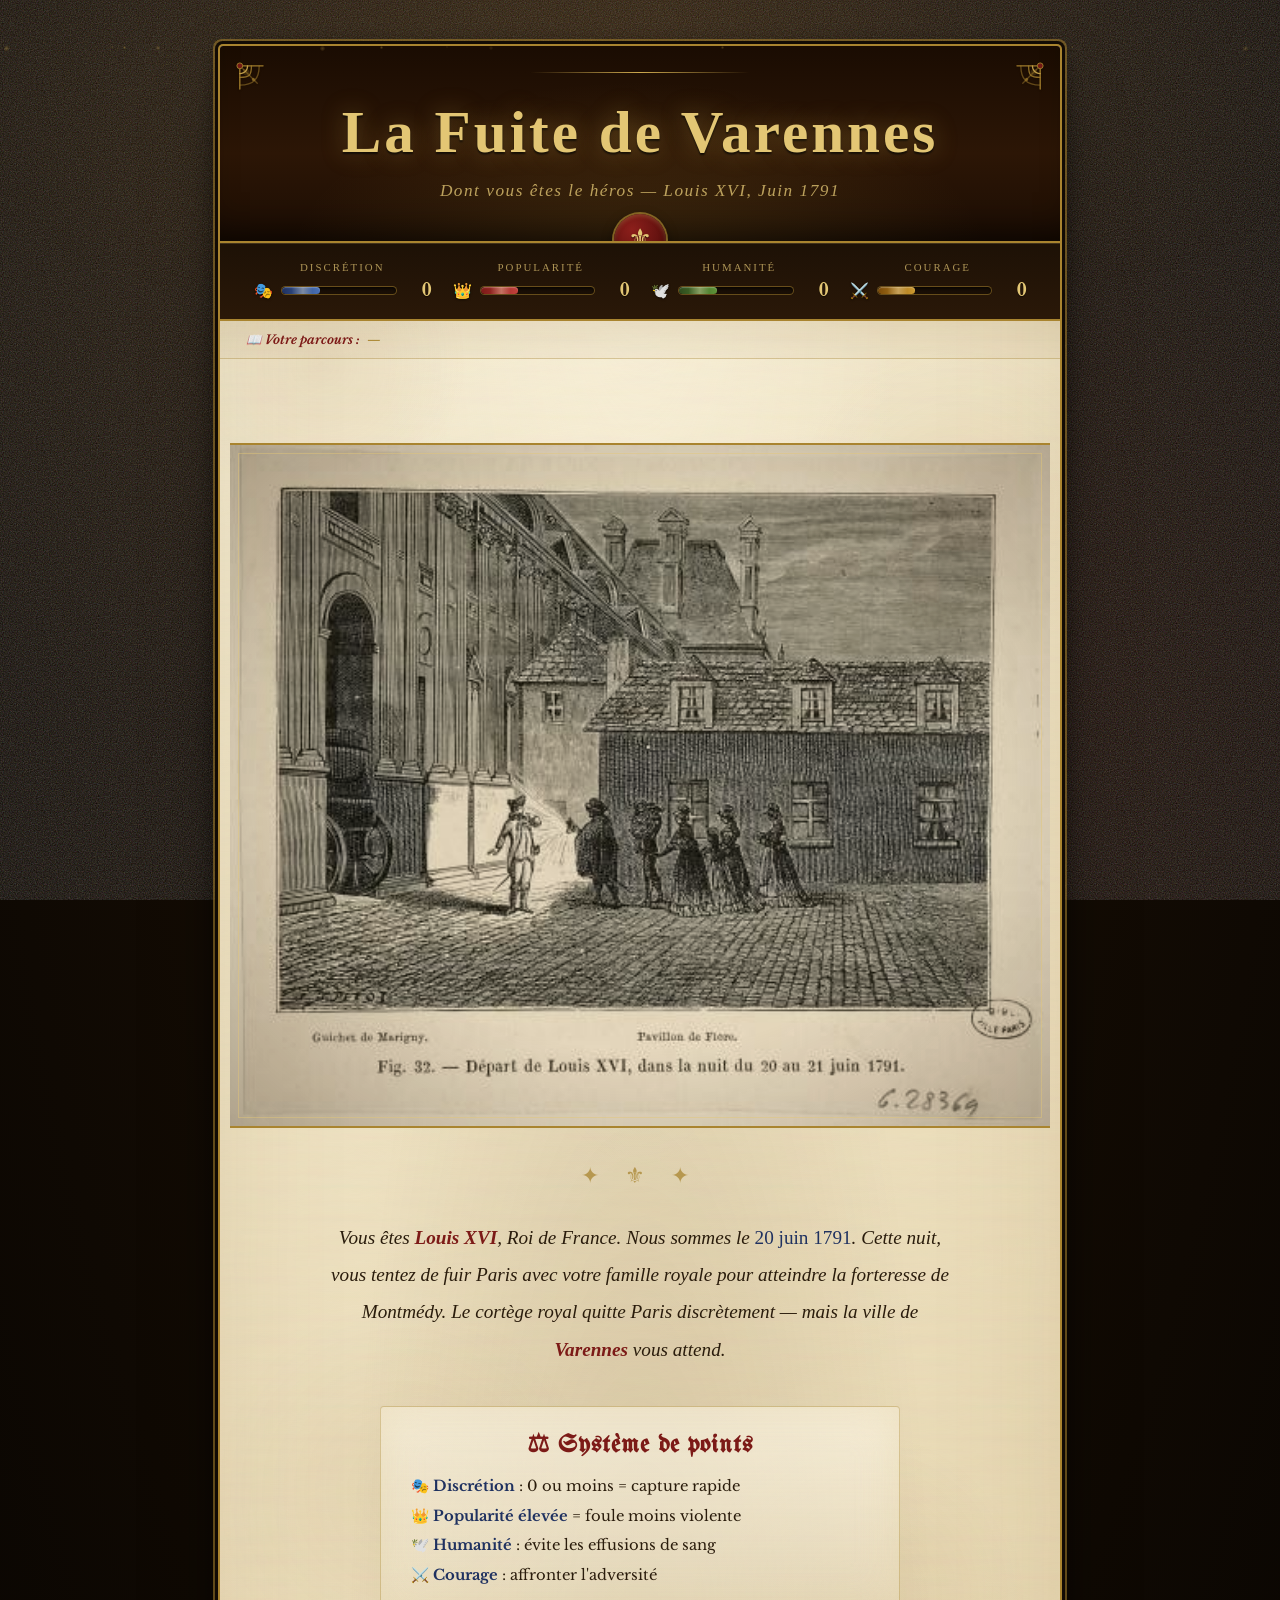
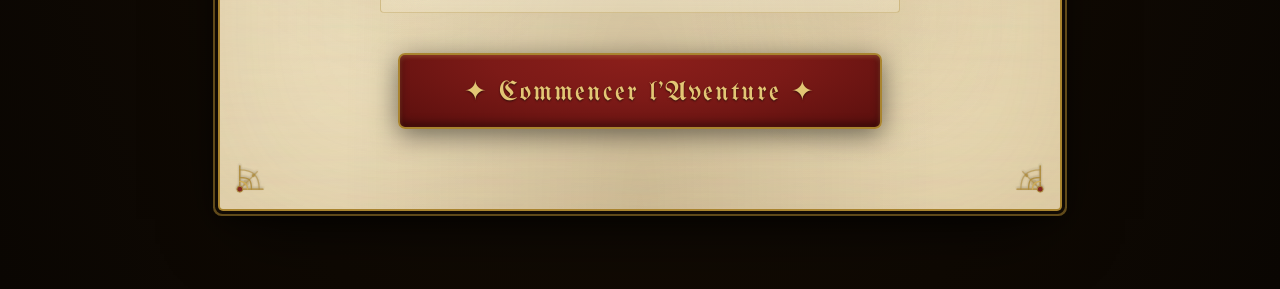
<file: histoirelouisXVI/version 5/fuite_varennes.html>
<!DOCTYPE html>
<html lang="fr">
<head>
<meta charset="UTF-8">
<meta name="viewport" content="width=device-width, initial-scale=1.0">
<title>La Fuite de Varennes — Dont vous êtes le héros</title>
<link href="https://fonts.googleapis.com/css2?family=UnifrakturMaguntia&family=IM+Fell+English:ital@0;1&family=Libre+Baskerville:ital,wght@0,400;0,700;1,400&display=swap" rel="stylesheet">
<link rel="stylesheet" href="styles.css">
</head>
<body>

<!-- Notification stats -->
<div class="stat-change" id="statNotif"></div>

<div class="book">
  <div class="page">

    <!-- Coins -->
    <div class="corner corner-tl"><svg viewBox="0 0 64 64" fill="none" xmlns="http://www.w3.org/2000/svg"><g stroke="#a9842f" stroke-width="1.4" fill="none" stroke-linecap="round"><path d="M6 6 L6 30 M6 6 L30 6"/><path d="M6 6 L24 24" opacity="0.5"/><path d="M10 10 C10 22 22 10 10 10 Z" fill="#a9842f" opacity="0.25"/><path d="M6 18 C16 18 18 16 18 6" opacity="0.85"/><path d="M6 26 C20 26 26 20 26 6" opacity="0.55"/><path d="M14 6 C14 14 6 14 6 14" stroke="#cda94e"/></g><circle cx="6" cy="6" r="3" fill="#7c1a17" stroke="#a9842f" stroke-width="1"/><circle cx="20" cy="20" r="1.6" fill="#a9842f" opacity="0.7"/></svg></div>
    <div class="corner corner-tr"><svg viewBox="0 0 64 64" fill="none" xmlns="http://www.w3.org/2000/svg"><g stroke="#a9842f" stroke-width="1.4" fill="none" stroke-linecap="round"><path d="M6 6 L6 30 M6 6 L30 6"/><path d="M6 6 L24 24" opacity="0.5"/><path d="M10 10 C10 22 22 10 10 10 Z" fill="#a9842f" opacity="0.25"/><path d="M6 18 C16 18 18 16 18 6" opacity="0.85"/><path d="M6 26 C20 26 26 20 26 6" opacity="0.55"/><path d="M14 6 C14 14 6 14 6 14" stroke="#cda94e"/></g><circle cx="6" cy="6" r="3" fill="#7c1a17" stroke="#a9842f" stroke-width="1"/><circle cx="20" cy="20" r="1.6" fill="#a9842f" opacity="0.7"/></svg></div>
    <div class="corner corner-bl"><svg viewBox="0 0 64 64" fill="none" xmlns="http://www.w3.org/2000/svg"><g stroke="#a9842f" stroke-width="1.4" fill="none" stroke-linecap="round"><path d="M6 6 L6 30 M6 6 L30 6"/><path d="M6 6 L24 24" opacity="0.5"/><path d="M10 10 C10 22 22 10 10 10 Z" fill="#a9842f" opacity="0.25"/><path d="M6 18 C16 18 18 16 18 6" opacity="0.85"/><path d="M6 26 C20 26 26 20 26 6" opacity="0.55"/><path d="M14 6 C14 14 6 14 6 14" stroke="#cda94e"/></g><circle cx="6" cy="6" r="3" fill="#7c1a17" stroke="#a9842f" stroke-width="1"/><circle cx="20" cy="20" r="1.6" fill="#a9842f" opacity="0.7"/></svg></div>
    <div class="corner corner-br"><svg viewBox="0 0 64 64" fill="none" xmlns="http://www.w3.org/2000/svg"><g stroke="#a9842f" stroke-width="1.4" fill="none" stroke-linecap="round"><path d="M6 6 L6 30 M6 6 L30 6"/><path d="M6 6 L24 24" opacity="0.5"/><path d="M10 10 C10 22 22 10 10 10 Z" fill="#a9842f" opacity="0.25"/><path d="M6 18 C16 18 18 16 18 6" opacity="0.85"/><path d="M6 26 C20 26 26 20 26 6" opacity="0.55"/><path d="M14 6 C14 14 6 14 6 14" stroke="#cda94e"/></g><circle cx="6" cy="6" r="3" fill="#7c1a17" stroke="#a9842f" stroke-width="1"/><circle cx="20" cy="20" r="1.6" fill="#a9842f" opacity="0.7"/></svg></div>

    <!-- HEADER -->
    <div class="header">
      <h1>La Fuite de Varennes</h1>
      <p class="subtitle">Dont vous êtes le héros — Louis XVI, Juin 1791</p>
    </div>

    <!-- BARRE DE STATS -->
    <div class="stats-bar" id="statsBar">
      <div class="stat"><div class="stat-label">Discrétion</div><div class="stat-row"><span class="stat-icon">🎭</span><div class="stat-track"><div class="stat-fill fill-discret" id="fill-discret" style="width:0%"></div></div><span class="stat-num" id="num-discret">0</span></div></div>
      <div class="stat"><div class="stat-label">Popularité</div><div class="stat-row"><span class="stat-icon">👑</span><div class="stat-track"><div class="stat-fill fill-popular" id="fill-popular" style="width:0%"></div></div><span class="stat-num" id="num-popular">0</span></div></div>
      <div class="stat"><div class="stat-label">Humanité</div><div class="stat-row"><span class="stat-icon">🕊️</span><div class="stat-track"><div class="stat-fill fill-human" id="fill-human" style="width:0%"></div></div><span class="stat-num" id="num-human">0</span></div></div>
      <div class="stat"><div class="stat-label">Courage</div><div class="stat-row"><span class="stat-icon">⚔️</span><div class="stat-track"><div class="stat-fill fill-courage" id="fill-courage" style="width:0%"></div></div><span class="stat-num" id="num-courage">0</span></div></div>
    </div>

    <!-- CHEMIN PARCOURU -->
    <div class="breadcrumb" id="breadcrumb">
      <span>📖 Votre parcours :</span>
      <span id="breadcrumb-path">—</span>
    </div>

    <!-- CONTENU PRINCIPAL -->
    <div class="content">

      <!-- ====== PROLOGUE ====== -->
      <div class="chapter active" id="ch-start">
        <div class="start-area">
          <div class="story-image">
            <img src="01_depart_paris.jpg" alt="Le départ discret de la famille royale des Tuileries">
            <div class="image-caption">La nuit du 20 juin 1791 — Le destin de la monarchie se joue</div>
          </div>
          <div class="ornament">✦ ⚜ ✦</div>
          <p class="story-intro">
            Vous êtes <strong>Louis XVI</strong>, Roi de France. Nous sommes le <em>20 juin 1791</em>. 
            Cette nuit, vous tentez de fuir Paris avec votre famille royale pour atteindre la forteresse de Montmédy.
            Le cortège royal quitte Paris discrètement — mais la ville de <strong>Varennes</strong> vous attend.
          </p>
          <div class="counter-legend">
            <h3>⚖ Système de points</h3>
            <ul>
              <li>🎭 <strong>Discrétion</strong> : 0 ou moins = capture rapide</li>
              <li>👑 <strong>Popularité élevée</strong> = foule moins violente</li>
              <li>🕊️ <strong>Humanité</strong> : évite les effusions de sang</li>
              <li>⚔️ <strong>Courage</strong> : affronter l'adversité</li>
            </ul>
          </div>
          <button class="start-btn" onclick="startGame()">✦ Commencer l'Aventure ✦</button>
        </div>
      </div>

      <!-- ====== CHAPITRE I — Le Départ de Paris ====== -->
      <div class="chapter" id="ch-bloc1">
        <div class="bloc-tag">
          <span class="bloc-num">Chapitre I</span>
          <span class="bloc-title">Le Départ de Paris</span>
        </div>
        <div class="story-image">
          <img src="02_voyage_nuit.jpg" alt="Le carrosse royal voyageant de nuit">
          <div class="image-caption">Le carrosse royal s'élance dans la nuit — direction Montmédy</div>
        </div>
        <div class="narrative">
          <p>La nuit est tombée sur Paris. Dans les couloirs sombres du palais des Tuileries, vous rassemblez votre famille en silence. Marie-Antoinette serre contre elle le petit Dauphin endormi. Madame Élisabeth, votre sœur, prie à voix basse. Madame Royale, votre fille aînée, vous regarde avec des yeux emplis de confiance.</p>
          <p>Le plan a été préparé par le comte Axel de Fersen, fidèle parmi les fidèles. Une berline vous attend près du guichet de Marigny. <strong>Mais le danger est immense</strong> : La Fayette a posté des gardes nationaux partout. Le moindre bruit pourrait donner l'alerte.</p>
          <p>Fersen vous murmure : <em>« Sire, il est temps. Deux options s'offrent à vous pour quitter le palais. »</em></p>
        </div>
        <div class="choices-header">Comment quittez-vous les Tuileries ?</div>
        <div class="choices">
          <button class="choice-btn" onclick="goTo('ch-bloc2a', {discret:+15, courage:+5}, 'Passage secret')">
            <div class="choice-inner"><div class="choice-letter">A</div><div class="choice-body">
              <div class="choice-text">Emprunter le passage secret sous le palais, plus long mais invisible aux gardes</div>
              <div class="choice-effects"><span class="effect-tag effect-pos">Discrétion +15</span><span class="effect-tag effect-pos">Courage +5</span></div>
            </div></div>
          </button>
          <button class="choice-btn" onclick="goTo('ch-bloc2b', {discret:-5, courage:+10}, 'Sortie déguisés')">
            <div class="choice-inner"><div class="choice-letter">B</div><div class="choice-body">
              <div class="choice-text">Sortir déguisés en domestiques par la porte principale, sous le nez des gardes</div>
              <div class="choice-effects"><span class="effect-tag effect-neg">Discrétion −5</span><span class="effect-tag effect-pos">Courage +10</span></div>
            </div></div>
          </button>
        </div>
      </div>

      <!-- ====== CHAPITRE II-A — Passage secret ====== -->
      <div class="chapter" id="ch-bloc2a">
        <div class="bloc-tag">
          <span class="bloc-num">Chapitre II</span>
          <span class="bloc-title">Le Passage Secret</span>
        </div>
        <div class="story-image">
          <img src="02_voyage_nuit.jpg" alt="Le voyage nocturne vers la liberté">
          <div class="image-caption">La fuite dans la nuit — chaque minute compte</div>
        </div>
        <div class="narrative">
          <p>Vous empruntez un étroit passage souterrain qui mène sous les jardins. L'air est humide, les murs suintent. La reine retient un cri quand une araignée tombe sur son épaule. Le Dauphin dort toujours, bercé par les pas feutrés de sa mère.</p>
          <p>Après vingt longues minutes dans l'obscurité, vous émergez près du guichet de Marigny. <strong>La berline de Fersen est là</strong>, attelée de six chevaux, dissimulée sous les arbres. Le cocher, un homme de confiance, vous fait signe.</p>
          <p>Mais au moment de monter, Fersen vous prévient : <em>« Sire, un problème. La berline est immense — elle attirera l'attention. Je peux trouver deux voitures plus petites, mais cela prendra une heure de plus. »</em></p>
        </div>
        <div class="choices-header">Quel véhicule choisissez-vous ?</div>
        <div class="choices">
          <button class="choice-btn" onclick="goTo('ch-bloc3', {discret:-10}, 'La grande berline')">
            <div class="choice-inner"><div class="choice-letter">A</div><div class="choice-body">
              <div class="choice-text">Prendre la grande berline immédiatement — chaque minute compte</div>
              <div class="choice-effects"><span class="effect-tag effect-neg">Discrétion −10</span></div>
            </div></div>
          </button>
          <button class="choice-btn" onclick="goTo('ch-bloc3', {discret:+10, courage:-5}, 'Petites voitures')">
            <div class="choice-inner"><div class="choice-letter">B</div><div class="choice-body">
              <div class="choice-text">Attendre les deux voitures plus discrètes — la prudence avant tout</div>
              <div class="choice-effects"><span class="effect-tag effect-pos">Discrétion +10</span><span class="effect-tag effect-neg">Courage −5</span></div>
            </div></div>
          </button>
        </div>
      </div>

      <!-- ====== CHAPITRE II-B — Sortie déguisés ====== -->
      <div class="chapter" id="ch-bloc2b">
        <div class="bloc-tag">
          <span class="bloc-num">Chapitre II</span>
          <span class="bloc-title">La Sortie des Audacieux</span>
        </div>
        <div class="story-image">
          <img src="01_depart_paris.jpg" alt="La sortie déguisée des Tuileries">
          <div class="image-caption">Déguisés en domestiques, la famille royale franchit les portes</div>
        </div>
        <div class="narrative">
          <p>Vous enfilez les vêtements d'un valet. Marie-Antoinette porte la tenue sombre d'une gouvernante. Votre sœur Élisabeth joue le rôle d'une dame de compagnie. Les enfants sont emmitouflés dans des couvertures ordinaires.</p>
          <p>Le cœur battant, vous franchissez la porte principale. Un garde national vous dévisage. <em>« Hé ! Toi ! »</em> lance-t-il. Vous vous figez. <strong>Le temps s'arrête.</strong> Puis il ajoute : <em>« Tu as oublié ta lanterne, imbécile. »</em> Et il vous en tend une. Vous murmurez un remerciement et continuez.</p>
          <p>La berline attend au coin de la rue. <strong>Fersen vous presse</strong> : <em>« Vite, Sire. L'aube ne nous attendra pas. »</em></p>
        </div>
        <div class="choices-header">La berline est prête — que décidez-vous ?</div>
        <div class="choices">
          <button class="choice-btn" onclick="goTo('ch-bloc3', {discret:-10}, 'La grande berline')">
            <div class="choice-inner"><div class="choice-letter">A</div><div class="choice-body">
              <div class="choice-text">Monter directement dans la grande berline royale — pas de temps à perdre</div>
              <div class="choice-effects"><span class="effect-tag effect-neg">Discrétion −10</span></div>
            </div></div>
          </button>
          <button class="choice-btn" onclick="goTo('ch-bloc3', {discret:+10, courage:-5}, 'Petites voitures')">
            <div class="choice-inner"><div class="choice-letter">B</div><div class="choice-body">
              <div class="choice-text">Demander à Fersen de trouver des voitures plus modestes pour passer inaperçus</div>
              <div class="choice-effects"><span class="effect-tag effect-pos">Discrétion +10</span><span class="effect-tag effect-neg">Courage −5</span></div>
            </div></div>
          </button>
        </div>
      </div>

      <!-- ====== CHAPITRE III — Le Voyage de Nuit ====== -->
      <div class="chapter" id="ch-bloc3">
        <div class="bloc-tag">
          <span class="bloc-num">Chapitre III</span>
          <span class="bloc-title">Le Voyage dans la Nuit</span>
        </div>
        <div class="story-image">
          <img src="02_voyage_nuit.jpg" alt="Le voyage nocturne de la famille royale">
          <div class="image-caption">La berline royale fuyant Paris dans la nuit</div>
        </div>
        <div class="narrative">
          <p>Le cortège s'élance dans la nuit noire. Les routes de France défilent sous les roues. À Bondy, on change les chevaux. À Meaux, la reine s'endort enfin. Le Dauphin rêve, ignorant le destin qui se joue.</p>
          <p>Les heures passent. L'aube se lève sur la campagne champenoise. Les villages s'éveillent. À Châlons-en-Champagne, un maître de poste vous dévisage longuement en changeant les chevaux. <strong>Vous reconnaît-il ?</strong> Il ne dit rien… pour l'instant.</p>
          <p>Plus loin, à Sainte-Menehould, le maître de poste <strong>Jean-Baptiste Drouet</strong> compare votre visage à l'assignat qu'il tient en main — un billet portant le profil du roi. Ses yeux s'écarquillent. <em>Il sait.</em></p>
          <p>Drouet enfourche un cheval et galope vers Varennes pour vous devancer. <strong>La course contre la montre commence.</strong></p>
        </div>
        <div class="choices-header">On vous a peut-être reconnu — que faites-vous ?</div>
        <div class="choices">
          <button class="choice-btn" onclick="goTo('ch-bloc4a', {discret:+10, courage:+5}, 'Chemins de traverse')">
            <div class="choice-inner"><div class="choice-letter">A</div><div class="choice-body">
              <div class="choice-text">Changer d'itinéraire par les chemins de traverse pour semer d'éventuels poursuivants</div>
              <div class="choice-effects"><span class="effect-tag effect-pos">Discrétion +10</span><span class="effect-tag effect-pos">Courage +5</span></div>
            </div></div>
          </button>
          <button class="choice-btn" onclick="goTo('ch-bloc4b', {discret:-10, courage:+10}, 'Foncer vers Varennes')">
            <div class="choice-inner"><div class="choice-letter">B</div><div class="choice-body">
              <div class="choice-text">Foncer à toute vitesse vers Varennes — la frontière est si proche</div>
              <div class="choice-effects"><span class="effect-tag effect-neg">Discrétion −10</span><span class="effect-tag effect-pos">Courage +10</span></div>
            </div></div>
          </button>
        </div>
      </div>

      <!-- ====== CHAPITRE IV-A — Chemins de traverse ====== -->
      <div class="chapter" id="ch-bloc4a">
        <div class="bloc-tag">
          <span class="bloc-num">Chapitre IV</span>
          <span class="bloc-title">Les Chemins de Traverse</span>
        </div>
        <div class="story-image">
          <img src="02_voyage_nuit.jpg" alt="La berline dans les chemins de traverse">
          <div class="image-caption">Les chemins de traverse — un itinéraire risqué dans la nuit</div>
        </div>
        <div class="narrative">
          <p>Vous ordonnez au cocher de quitter la route principale. La berline s'enfonce dans des sentiers boueux et étroits bordés de forêts sombres. Les branches griffent les parois du carrosse. Marie-Antoinette serre le Dauphin plus fort.</p>
          <p>L'obscurité est totale. Soudain, <strong>une roue se brise</strong> dans une ornière profonde ! Le carrosse s'arrête brutalement. Le cocher jure. Il faudra au moins une heure pour réparer.</p>
          <p>Pendant ce temps, au loin, vous entendez le galop de Drouet qui file vers Varennes par la route principale. <em>Vous avez gagné de la discrétion, mais perdu un temps précieux.</em></p>
          <p>La roue est finalement réparée. Vous reprenez votre route et arrivez aux abords de Varennes. Il est presque minuit. La ville semble endormie… ou vous guette-t-elle ?</p>
        </div>
        <div class="choices-header">Vous approchez de Varennes — comment entrez-vous ?</div>
        <div class="choices">
          <button class="choice-btn" onclick="goTo('ch-bloc5a', {discret:+10, human:+5}, 'Contourner la ville')">
            <div class="choice-inner"><div class="choice-letter">A</div><div class="choice-body">
              <div class="choice-text">Contourner Varennes par les champs pour éviter le centre-ville</div>
              <div class="choice-effects"><span class="effect-tag effect-pos">Discrétion +10</span><span class="effect-tag effect-pos">Humanité +5</span></div>
            </div></div>
          </button>
          <button class="choice-btn" onclick="goTo('ch-bloc5b', {discret:-5, courage:+10}, 'Traverser au galop')">
            <div class="choice-inner"><div class="choice-letter">B</div><div class="choice-body">
              <div class="choice-text">Traverser Varennes au galop — chaque détour est du temps perdu</div>
              <div class="choice-effects"><span class="effect-tag effect-neg">Discrétion −5</span><span class="effect-tag effect-pos">Courage +10</span></div>
            </div></div>
          </button>
        </div>
      </div>

      <!-- ====== CHAPITRE IV-B — Foncer vers Varennes ====== -->
      <div class="chapter" id="ch-bloc4b">
        <div class="bloc-tag">
          <span class="bloc-num">Chapitre IV</span>
          <span class="bloc-title">La Course vers Varennes</span>
        </div>
        <div class="story-image">
          <img src="03_foule_varennes.jpg" alt="La course vers Varennes">
          <div class="image-caption">Les chevaux lancés au galop vers Varennes</div>
        </div>
        <div class="narrative">
          <p>Le cocher fouette les chevaux avec rage. La berline bondit sur la route, les passagers sont secoués violemment. Les enfants se réveillent en pleurant. Marie-Antoinette vous lance un regard où se mêlent la peur et la confiance.</p>
          <p>Les villages défilent dans la nuit : Clermont, Islettes… À chaque relais, vous perdez de précieuses minutes. <strong>Les chevaux sont épuisés.</strong> Les postillons murmurent entre eux — ils ont reconnu la livrée royale.</p>
          <p>Enfin, Varennes apparaît au détour d'un virage. Mais quelque chose cloche : <em>un barrage de charrettes bloque l'entrée du pont !</em> Drouet vous a devancé. La ville est alertée. Des lumières s'allument aux fenêtres.</p>
        </div>
        <div class="choices-header">Le pont est barricadé — que faites-vous ?</div>
        <div class="choices">
          <button class="choice-btn" onclick="goTo('ch-bloc5b', {courage:+15, discret:-10}, 'Forcer le barrage')">
            <div class="choice-inner"><div class="choice-letter">A</div><div class="choice-body">
              <div class="choice-text">Ordonner de forcer le barrage — la liberté est de l'autre côté</div>
              <div class="choice-effects"><span class="effect-tag effect-pos">Courage +15</span><span class="effect-tag effect-neg">Discrétion −10</span></div>
            </div></div>
          </button>
          <button class="choice-btn" onclick="goTo('ch-bloc5a', {human:+10, popular:+5}, 'Parlementer')">
            <div class="choice-inner"><div class="choice-letter">B</div><div class="choice-body">
              <div class="choice-text">Descendre du carrosse et tenter de parlementer avec les habitants</div>
              <div class="choice-effects"><span class="effect-tag effect-pos">Humanité +10</span><span class="effect-tag effect-pos">Popularité +5</span></div>
            </div></div>
          </button>
        </div>
      </div>

      <!-- ====== CHAPITRE V-A — Face au peuple ====== -->
      <div class="chapter" id="ch-bloc5a">
        <div class="bloc-tag">
          <span class="bloc-num">Chapitre V</span>
          <span class="bloc-title">Face au Peuple</span>
        </div>
        <div class="story-image">
          <img src="03_foule_varennes.jpg" alt="La foule se rassemble autour du carrosse royal">
          <div class="image-caption">La foule de Varennes encercle la berline royale</div>
        </div>
        <div class="narrative">
          <p>Malgré vos efforts, la nouvelle de votre passage s'est répandue. Le tocsin sonne dans la nuit ! Les habitants de Varennes sortent dans les rues, armés de fourches, de piques et de vieux mousquets. Des torches éclairent la scène d'une lumière tremblante et orangée.</p>
          <p>Le procureur de la commune, <strong>Jean-Baptiste Sauce</strong>, s'approche du carrosse. C'est un homme simple, un épicier devenu magistrat par la force des événements. Il vous demande poliment vos papiers. Votre faux passeport est au nom de la « baronne de Korff », dont vous êtes censé être le valet de chambre.</p>
          <p>Sauce examine le document, hésite. La foule gronde derrière lui. Un vieil homme lance : <em>« C'est le roi ! J'ai servi à Versailles, je le reconnais ! »</em> Sauce vous regarde droit dans les yeux.</p>
        </div>
        <div class="choices-header">Sauce vous demande votre identité — que répondez-vous ?</div>
        <div class="choices">
          <button class="choice-btn" onclick="goTo('ch-bloc6a', {discret:+5, human:-5}, 'Nier son identité')">
            <div class="choice-inner"><div class="choice-letter">A</div><div class="choice-body">
              <div class="choice-text">Nier fermement — « Je suis la baronne de Korff, en voyage avec ma famille »</div>
              <div class="choice-effects"><span class="effect-tag effect-pos">Discrétion +5</span><span class="effect-tag effect-neg">Humanité −5</span></div>
            </div></div>
          </button>
          <button class="choice-btn" onclick="goTo('ch-bloc6b', {popular:+15, courage:+10, discret:-20}, 'Révéler son identité')">
            <div class="choice-inner"><div class="choice-letter">B</div><div class="choice-body">
              <div class="choice-text">Révéler votre identité royale — « Oui, je suis votre roi. »</div>
              <div class="choice-effects"><span class="effect-tag effect-pos">Popularité +15</span><span class="effect-tag effect-pos">Courage +10</span><span class="effect-tag effect-neg">Discrétion −20</span></div>
            </div></div>
          </button>
        </div>
      </div>

      <!-- ====== CHAPITRE V-B — Traversée forcée ====== -->
      <div class="chapter" id="ch-bloc5b">
        <div class="bloc-tag">
          <span class="bloc-num">Chapitre V</span>
          <span class="bloc-title">Le Forçage du Passage</span>
        </div>
        <div class="story-image">
          <img src="04_arrestation_varennes.jpg" alt="Le forçage du passage à Varennes">
          <div class="image-caption">La confrontation avec la foule de Varennes</div>
        </div>
        <div class="narrative">
          <p>Le carrosse s'élance vers le centre de Varennes. Les chevaux hennissent, les pavés résonnent dans la nuit. <strong>Mais le pont sur l'Aire est barricadé !</strong> Des charrettes renversées et des tonneaux bloquent le passage.</p>
          <p>Vos gardes du corps, les trois anciens gardes du corps déguisés en courriers, tirent leurs épées. La foule recule un instant, terrorisée. Mais ils sont des centaines et vous n'êtes qu'une poignée.</p>
          <p>Le procureur Sauce arrive en courant, suivi de la Garde nationale locale. Il lève la main : <em>« Au nom de la Nation, arrêtez-vous ! »</em> Derrière lui, des hommes armés pointent leurs fusils vers la berline. <strong>Marie-Antoinette pousse un cri.</strong></p>
        </div>
        <div class="choices-header">Vos gardes sont prêts à se battre — que leur ordonnez-vous ?</div>
        <div class="choices">
          <button class="choice-btn" onclick="goTo('ch-bloc6c', {human:+10, popular:+10}, 'Ranger les armes')">
            <div class="choice-inner"><div class="choice-letter">A</div><div class="choice-body">
              <div class="choice-text">Ordonner à vos gardes de ranger leurs armes — vous refusez le sang</div>
              <div class="choice-effects"><span class="effect-tag effect-pos">Humanité +10</span><span class="effect-tag effect-pos">Popularité +10</span></div>
            </div></div>
          </button>
          <button class="choice-btn" onclick="goTo('ch-bloc6d', {popular:-25, courage:+15, human:-15}, 'Charger')">
            <div class="choice-inner"><div class="choice-letter">B</div><div class="choice-body">
              <div class="choice-text">Ordonner de charger à travers la barricade — la liberté ou la mort</div>
              <div class="choice-effects"><span class="effect-tag effect-neg">Popularité −25</span><span class="effect-tag effect-pos">Courage +15</span><span class="effect-tag effect-neg">Humanité −15</span></div>
            </div></div>
          </button>
        </div>
      </div>

      <!-- ====== CHAPITRE VI-A — Nier son identité ====== -->
      <div class="chapter" id="ch-bloc6a">
        <div class="bloc-tag"><span class="bloc-num">Chapitre VI</span><span class="bloc-title">Le Mensonge du Roi</span></div>
        <div class="story-image">
          <img src="05_maison_sauce.jpg" alt="Le roi face au procureur Sauce">
          <div class="image-caption">Face au procureur Sauce — le mensonge tiendra-t-il ?</div>
        </div>
        <div class="narrative">
          <p>Vous maintenez votre couverture : <em>« Je suis la baronne de Korff, et j'exige qu'on nous laisse passer ! »</em> Sauce hésite. Le document semble en ordre. Mais la foule n'est pas dupe.</p>
          <p>Un ancien soldat s'avance et désigne un assignat : <strong>« Regardez ! C'est le même visage ! »</strong> Le murmure parcourt la foule comme une vague. Sauce se tourne vers vous, embarrassé. <em>« Madame… ou plutôt, Sire… je dois vous demander de patienter chez moi, le temps de vérifier. »</em></p>
          <p>Il est inutile de résister davantage. On vous conduit dans la maison de Sauce, épicier de son état, transformée en prison improvisée pour un roi.</p>
        </div>
        <div class="choices-header">Vous êtes conduit chez Sauce — comment réagissez-vous ?</div>
        <div class="choices">
          <button class="choice-btn" onclick="goTo('ch-bloc7a', {popular:+10, human:+10}, 'Accepter avec dignité')">
            <div class="choice-inner"><div class="choice-letter">A</div><div class="choice-body">
              <div class="choice-text">Accepter avec dignité royale — garder la tête haute face à l'adversité</div>
              <div class="choice-effects"><span class="effect-tag effect-pos">Popularité +10</span><span class="effect-tag effect-pos">Humanité +10</span></div>
            </div></div>
          </button>
          <button class="choice-btn" onclick="goTo('ch-bloc7b', {courage:+15, discret:+5}, 'Tenter de corrompre')">
            <div class="choice-inner"><div class="choice-letter">B</div><div class="choice-body">
              <div class="choice-text">Tenter de corrompre Sauce — offrir de l'or pour qu'il vous laisse partir</div>
              <div class="choice-effects"><span class="effect-tag effect-pos">Courage +15</span><span class="effect-tag effect-pos">Discrétion +5</span></div>
            </div></div>
          </button>
        </div>
      </div>

      <!-- ====== CHAPITRE VI-B — Révéler son identité ====== -->
      <div class="chapter" id="ch-bloc6b">
        <div class="bloc-tag"><span class="bloc-num">Chapitre VI</span><span class="bloc-title">Le Roi se Dévoile</span></div>
        <div class="story-image">
          <img src="04_arrestation_varennes.jpg" alt="L'arrestation de la famille royale">
          <div class="image-caption">Le roi reconnu et arrêté par les habitants de Varennes</div>
        </div>
        <div class="narrative">
          <p>Vous descendez du carrosse avec toute la majesté dont vous êtes capable. <em>« Mes amis, oui, je suis votre roi. »</em> Un silence de mort tombe sur la place. Puis un murmure émerveillé parcourt la foule.</p>
          <p>Des hommes retirent leur chapeau. Des femmes font la révérence par habitude. Un vieil homme tombe à genoux. <strong>Mais d'autres serrent leurs armes plus fort.</strong> La Nation et le Roi se font face dans la nuit de Varennes.</p>
          <p>Sauce, profondément troublé, vous invite chez lui : <em>« Sire, venez vous reposer chez moi. Il fait froid pour les enfants. Nous verrons demain. »</em> C'est une invitation qui ressemble à une arrestation.</p>
        </div>
        <div class="choices-header">Sauce vous invite chez lui — que faites-vous ?</div>
        <div class="choices">
          <button class="choice-btn" onclick="goTo('ch-bloc7a', {popular:+10, human:+10}, 'Accepter')">
            <div class="choice-inner"><div class="choice-letter">A</div><div class="choice-body">
              <div class="choice-text">Accepter son hospitalité — montrer que le roi est aussi un père de famille</div>
              <div class="choice-effects"><span class="effect-tag effect-pos">Popularité +10</span><span class="effect-tag effect-pos">Humanité +10</span></div>
            </div></div>
          </button>
          <button class="choice-btn" onclick="goTo('ch-bloc7c', {courage:+20, popular:+5}, 'Haranguer la foule')">
            <div class="choice-inner"><div class="choice-letter">B</div><div class="choice-body">
              <div class="choice-text">Profiter du moment pour haranguer la foule — rallier le peuple à votre cause</div>
              <div class="choice-effects"><span class="effect-tag effect-pos">Courage +20</span><span class="effect-tag effect-pos">Popularité +5</span></div>
            </div></div>
          </button>
        </div>
      </div>

      <!-- ====== CHAPITRE VI-C — Ranger les armes ====== -->
      <div class="chapter" id="ch-bloc6c">
        <div class="bloc-tag"><span class="bloc-num">Chapitre VI</span><span class="bloc-title">La Sagesse du Roi</span></div>
        <div class="story-image">
          <img src="04_arrestation_varennes.jpg" alt="Le roi ordonne de ranger les armes">
          <div class="image-caption">Le roi ordonne la paix face au peuple armé</div>
        </div>
        <div class="narrative">
          <p><em>« Rangez vos armes, messieurs. Je ne veux pas qu'une seule goutte de sang français coule par ma faute. »</em> Vos gardes obéissent, à contrecœur. La foule, stupéfaite par cette noblesse, baisse aussi ses armes.</p>
          <p>Le procureur Sauce s'avance, visiblement ému. <strong>Il reconnaît votre visage</strong> — le roi qu'il a vu sur les assignats, sur les gravures. Mais il voit aussi un père qui protège ses enfants endormis.</p>
          <p><em>« Sire… venez chez moi. Les enfants ont besoin de repos. Nous réglerons cette affaire au matin. »</em></p>
        </div>
        <div class="choices-header">Vous êtes reconnu — que faites-vous ?</div>
        <div class="choices">
          <button class="choice-btn" onclick="goTo('ch-bloc7a', {popular:+10, human:+5}, 'Suivre Sauce')">
            <div class="choice-inner"><div class="choice-letter">A</div><div class="choice-body">
              <div class="choice-text">Suivre Sauce chez lui avec dignité — accepter la situation</div>
              <div class="choice-effects"><span class="effect-tag effect-pos">Popularité +10</span><span class="effect-tag effect-pos">Humanité +5</span></div>
            </div></div>
          </button>
          <button class="choice-btn" onclick="goTo('ch-bloc7b', {courage:+10, discret:+5}, 'Négocier')">
            <div class="choice-inner"><div class="choice-letter">B</div><div class="choice-body">
              <div class="choice-text">Tenter de négocier : promettre des récompenses en échange de votre liberté</div>
              <div class="choice-effects"><span class="effect-tag effect-pos">Courage +10</span><span class="effect-tag effect-pos">Discrétion +5</span></div>
            </div></div>
          </button>
        </div>
      </div>

      <!-- ====== CHAPITRE VI-D — Charger la barricade ====== -->
      <div class="chapter" id="ch-bloc6d">
        <div class="bloc-tag"><span class="bloc-num">Chapitre VI</span><span class="bloc-title">La Charge Désespérée</span></div>
        <div class="story-image">
          <img src="04_arrestation_varennes.jpg" alt="La charge contre la barricade">
          <div class="image-caption">La charge désespérée contre la barricade de Varennes</div>
        </div>
        <div class="narrative">
          <p><em>« En avant ! »</em> Vos gardes éperonnent leurs chevaux et chargent la barricade. Des coups de feu éclatent dans la nuit ! Un garde tombe de sa monture. La foule hurle et se disperse dans la panique.</p>
          <p>Le carrosse percute les charrettes, les tonneaux volent en éclats. <strong>Mais le passage est trop étroit !</strong> La berline reste coincée. Les chevaux se cabrent, affolés par les cris et les coups de feu. Marie-Antoinette protège les enfants de son corps.</p>
          <p>En quelques minutes, la Garde nationale vous encercle. Des dizaines de fusils pointés sur vous. <strong>Un soldat blesse l'un de vos gardes.</strong> Le sang coule sur les pavés de Varennes. C'est terminé.</p>
        </div>
        <div class="choices-header">Vous êtes encerclé — dernier choix</div>
        <div class="choices">
          <button class="choice-btn" onclick="goTo('ch-fin-honteux', {human:+15, popular:-10}, 'Se rendre')">
            <div class="choice-inner"><div class="choice-letter">A</div><div class="choice-body">
              <div class="choice-text">Vous rendre immédiatement pour arrêter le bain de sang</div>
              <div class="choice-effects"><span class="effect-tag effect-pos">Humanité +15</span><span class="effect-tag effect-neg">Popularité −10</span></div>
            </div></div>
          </button>
          <button class="choice-btn" onclick="goTo('ch-fin-tragique', {courage:+20, human:-20, popular:-20}, 'Combattre')">
            <div class="choice-inner"><div class="choice-letter">B</div><div class="choice-body">
              <div class="choice-text">Ordonner à vos gardes de combattre jusqu'au bout — mourir en roi</div>
              <div class="choice-effects"><span class="effect-tag effect-pos">Courage +20</span><span class="effect-tag effect-neg">Humanité −20</span><span class="effect-tag effect-neg">Popularité −20</span></div>
            </div></div>
          </button>
        </div>
      </div>

      <!-- ====== CHAPITRE VII-A — Chez Sauce ====== -->
      <div class="chapter" id="ch-bloc7a">
        <div class="bloc-tag"><span class="bloc-num">Chapitre VII</span><span class="bloc-title">La Maison Sauce</span></div>
        <div class="story-image">
          <img src="05_maison_sauce.jpg" alt="La famille royale chez le procureur Sauce">
          <div class="image-caption">La famille royale retenue dans la maison de l'épicier Sauce</div>
        </div>
        <div class="narrative">
          <p>La maison de Sauce est petite, encombrée de tonneaux et de marchandises. L'épicière, Madame Sauce, s'affaire à préparer un lit pour les enfants royaux. Elle est émue de voir la reine, si belle et si pâle, bercer le Dauphin dans cette arrière-boutique misérable.</p>
          <p>Marie-Antoinette murmure : <em>« Mon Dieu, en sommes-nous réduits à cela ? »</em> Mais Madame Sauce apporte du lait chaud pour les enfants, et la reine la remercie avec une grâce qui touche tous les témoins.</p>
          <p>Les heures passent. La nuit s'écoule dans une attente insupportable. <strong>Deux émissaires de l'Assemblée nationale</strong> arrivent à l'aube avec un décret formel : le roi doit rentrer à Paris. Mais le marquis de Bouillé, votre allié, a aussi envoyé un message — ses hussards approchent.</p>
          <p><strong>C'est une course entre les révolutionnaires et les royalistes.</strong> Que faites-vous ?</p>
        </div>
        <div class="choices-header">L'aube se lève — une dernière chance</div>
        <div class="choices">
          <button class="choice-btn" onclick="goTo('ch-bloc8a', {human:+15, popular:+10, courage:-5}, 'Obéir au décret')">
            <div class="choice-inner"><div class="choice-letter">A</div><div class="choice-body">
              <div class="choice-text">Obéir au décret de l'Assemblée — accepter le retour à Paris avec dignité</div>
              <div class="choice-effects"><span class="effect-tag effect-pos">Humanité +15</span><span class="effect-tag effect-pos">Popularité +10</span><span class="effect-tag effect-neg">Courage −5</span></div>
            </div></div>
          </button>
          <button class="choice-btn" onclick="goTo('ch-bloc8b', {courage:+20, discret:-10}, 'Attendre les hussards')">
            <div class="choice-inner"><div class="choice-letter">B</div><div class="choice-body">
              <div class="choice-text">Gagner du temps en attendant les hussards de Bouillé — l'évasion est encore possible</div>
              <div class="choice-effects"><span class="effect-tag effect-pos">Courage +20</span><span class="effect-tag effect-neg">Discrétion −10</span></div>
            </div></div>
          </button>
        </div>
      </div>

      <!-- ====== CHAPITRE VII-B — Corrompre ====== -->
      <div class="chapter" id="ch-bloc7b">
        <div class="bloc-tag"><span class="bloc-num">Chapitre VII</span><span class="bloc-title">L'Or du Roi</span></div>
        <div class="story-image">
          <img src="05_maison_sauce.jpg" alt="Tentative de corruption chez Sauce">
          <div class="image-caption">Dans l'arrière-boutique de Sauce — l'or contre la liberté</div>
        </div>
        <div class="narrative">
          <p>Dans l'intimité de la maison Sauce, vous tentez votre chance. Vous sortez une bourse lourde d'or et la posez sur la table. <em>« Monsieur Sauce, une fortune pour vous et votre famille. Laissez-nous partir avant l'aube. »</em></p>
          <p>Sauce regarde l'or, puis vous, puis l'or à nouveau. Ses mains tremblent. <strong>C'est plus d'argent qu'il n'en verra jamais.</strong> Sa femme lui saisit le bras : <em>« Prends-le ! Qu'est-ce que ça peut faire ? »</em></p>
          <p>Mais Sauce secoue la tête : <em>« Je ne puis, Sire. La Garde nationale est devant ma porte. Si je vous laisse partir, c'est moi qu'on pendra. »</em> Il repousse la bourse. <strong>L'or n'achète pas la liberté.</strong></p>
          <p>L'aube approche. Les émissaires de l'Assemblée arrivent bientôt.</p>
        </div>
        <div class="choices-header">La corruption a échoué — que reste-t-il ?</div>
        <div class="choices">
          <button class="choice-btn" onclick="goTo('ch-bloc8a', {human:+10, popular:+5}, 'Accepter son sort')">
            <div class="choice-inner"><div class="choice-letter">A</div><div class="choice-body">
              <div class="choice-text">Accepter votre sort — le roi doit savoir perdre avec grâce</div>
              <div class="choice-effects"><span class="effect-tag effect-pos">Humanité +10</span><span class="effect-tag effect-pos">Popularité +5</span></div>
            </div></div>
          </button>
          <button class="choice-btn" onclick="goTo('ch-bloc8b', {courage:+15, discret:-5}, 'Fuir par la fenêtre')">
            <div class="choice-inner"><div class="choice-letter">B</div><div class="choice-body">
              <div class="choice-text">Tenter de fuir par la fenêtre arrière pendant que les gardes changent de poste</div>
              <div class="choice-effects"><span class="effect-tag effect-pos">Courage +15</span><span class="effect-tag effect-neg">Discrétion −5</span></div>
            </div></div>
          </button>
        </div>
      </div>

      <!-- ====== CHAPITRE VII-C — Haranguer ====== -->
      <div class="chapter" id="ch-bloc7c">
        <div class="bloc-tag"><span class="bloc-num">Chapitre VII</span><span class="bloc-title">Le Discours du Roi</span></div>
        <div class="story-image">
          <img src="03_foule_varennes.jpg" alt="Le roi harangue la foule">
          <div class="image-caption">Le roi harangue le peuple de Varennes depuis son carrosse</div>
        </div>
        <div class="narrative">
          <p>Vous montez sur le marchepied du carrosse pour dominer la foule. Le silence se fait. Toutes les torches éclairent votre visage. <strong>C'est le moment de vérité.</strong></p>
          <p><em>« Peuple de Varennes ! Je suis Louis, votre roi, et aussi votre père. Je ne fuis pas mon peuple — je fuis ceux qui veulent détruire la France ! Les factieux de Paris veulent ma tête, mais c'est la vôtre qu'ils prendront ensuite ! »</em></p>
          <p>Des voix s'élèvent : certaines crient « Vive le Roi ! », d'autres « Vive la Nation ! ». La foule est divisée. Un moment de flottement extraordinaire où l'Histoire hésite. Sauce saisit votre bras : <em>« Sire, venez chez moi. La nuit porte conseil. »</em></p>
        </div>
        <div class="choices-header">Votre discours a semé le doute — que faites-vous ?</div>
        <div class="choices">
          <button class="choice-btn" onclick="goTo('ch-bloc8b', {courage:+15, popular:+10}, 'Continuer le discours')">
            <div class="choice-inner"><div class="choice-letter">A</div><div class="choice-body">
              <div class="choice-text">Continuer votre discours — tenter de retourner la foule en votre faveur</div>
              <div class="choice-effects"><span class="effect-tag effect-pos">Courage +15</span><span class="effect-tag effect-pos">Popularité +10</span></div>
            </div></div>
          </button>
          <button class="choice-btn" onclick="goTo('ch-bloc7a', {human:+10}, 'Suivre Sauce')">
            <div class="choice-inner"><div class="choice-letter">B</div><div class="choice-body">
              <div class="choice-text">Suivre Sauce chez lui — protéger votre famille d'abord</div>
              <div class="choice-effects"><span class="effect-tag effect-pos">Humanité +10</span></div>
            </div></div>
          </button>
        </div>
      </div>

      <!-- ====== CHAPITRE VIII-A — Retour à Paris ====== -->
      <div class="chapter" id="ch-bloc8a">
        <div class="bloc-tag"><span class="bloc-num">Chapitre VIII</span><span class="bloc-title">Le Long Retour</span></div>
        <div class="story-image">
          <img src="06_retour_paris.jpg" alt="Le retour de Louis XVI à Paris">
          <div class="image-caption">Retour de Varennes — Arrivée de Louis XVI à Paris, le 25 juin 1791</div>
        </div>
        <div class="narrative">
          <p>Le cortège reprend la route vers Paris, escorté par des milliers de gardes nationaux et une foule immense. Le voyage du retour est une épreuve d'humiliation. Trois jours de route sous la chaleur de juin, dans un silence de plomb.</p>
          <p>À chaque village, la foule se masse en silence sur les bords de la route. <strong>Personne n'ôte son chapeau.</strong> C'est l'ordre de l'Assemblée : ne montrer aucun signe de respect au roi fugitif. Ce silence est plus terrible que la haine.</p>
          <p>Marie-Antoinette, épuisée, découvre une mèche de cheveux blancs dans son reflet — elle a vieilli de dix ans en trois jours. Le petit Dauphin demande : <em>« Papa, pourquoi les gens ne nous aiment plus ? »</em></p>
          <p>Aux portes de Paris, la foule est dense, menaçante, mais disciplinée. <strong>Des affiches proclament : « Quiconque applaudira le roi sera bastonné. Quiconque l'insultera sera pendu. »</strong> Le 25 juin 1791, vous entrez aux Tuileries — non plus en roi, mais en prisonnier.</p>
        </div>
        <div class="ending-screen">
          <span class="ending-emblem">⛓️</span>
          <div class="ending-box ending-neutral">
            <div class="ending-title">Le Roi Prisonnier</div>
            <div class="ending-text">Vous êtes ramené à Paris, où l'Assemblée nationale vous suspend temporairement de vos fonctions. Officiellement, on prétend que vous avez été « enlevé » — un mensonge de convenance pour préserver la monarchie constitutionnelle un temps encore.<br><br><strong>Mais la confiance est brisée à jamais.</strong> Le peuple sait désormais que son roi a voulu fuir. Le 10 août 1792, les Tuileries sont prises d'assaut. Le 21 janvier 1793, vous montez à l'échafaud avec le courage d'un homme qui a fait la paix avec son destin.<br><br>Votre dignité lors du retour et votre refus de faire couler le sang vous valent le respect de certains — même parmi vos ennemis. L'Histoire retiendra un roi honnête, dépassé par son époque, mais jamais cruel.</div>
          </div>
          <div class="final-stats" id="final-stats-8a"></div>
          <button class="restart-btn" onclick="restartGame()">⚜ Recommencer l'Aventure ⚜</button>
        </div>
      </div>

      <!-- ====== CHAPITRE VIII-B — Attendre les hussards ====== -->
      <div class="chapter" id="ch-bloc8b">
        <div class="bloc-tag"><span class="bloc-num">Chapitre VIII</span><span class="bloc-title">Le Dernier Espoir</span></div>
        <div class="story-image">
          <img src="07_fuite_reussie.jpg" alt="Les hussards arrivent à Varennes">
          <div class="image-caption">Les hussards de Bouillé — le dernier espoir du roi</div>
        </div>
        <div class="narrative">
          <p>Vous gagnez du temps. Chaque minute qui passe rapproche les hussards du marquis de Bouillé. Vous posez des questions, demandez à manger, réclamez du vin pour les enfants. Sauce, embarrassé, obtempère.</p>
          <p>Soudain, le bruit de sabots ! <strong>Quarante hussards de Bouillé arrivent à Varennes !</strong> Leur colonel, le comte de Damas, entre dans la maison Sauce, l'épée au poing : <em>« Sire, nous sommes là ! Donnez l'ordre et nous vous libérons ! »</em></p>
          <p>Mais dehors, des milliers d'habitants encerclent la maison. La Garde nationale a braqué un canon sur la porte. <strong>Si les hussards chargent, ce sera un massacre.</strong> Les soldats eux-mêmes hésitent — fraterniseront-ils avec le peuple ou obéiront-ils ?</p>
        </div>
        <div class="choices-header">Les hussards sont là — l'ultime décision</div>
        <div class="choices">
          <button class="choice-btn" onclick="goTo('ch-fin-fuite', {courage:+20, human:-10, discret:-15}, 'Ordonner la libération')">
            <div class="choice-inner"><div class="choice-letter">A</div><div class="choice-body">
              <div class="choice-text">Ordonner aux hussards de vous libérer par la force — c'est maintenant ou jamais</div>
              <div class="choice-effects"><span class="effect-tag effect-pos">Courage +20</span><span class="effect-tag effect-neg">Humanité −10</span><span class="effect-tag effect-neg">Discrétion −15</span></div>
            </div></div>
          </button>
          <button class="choice-btn" onclick="goTo('ch-bloc8a', {human:+20, popular:+10, courage:-10}, 'Renoncer')">
            <div class="choice-inner"><div class="choice-letter">B</div><div class="choice-body">
              <div class="choice-text">Renoncer — « Je ne veux pas qu'un seul homme meure pour moi cette nuit »</div>
              <div class="choice-effects"><span class="effect-tag effect-pos">Humanité +20</span><span class="effect-tag effect-pos">Popularité +10</span><span class="effect-tag effect-neg">Courage −10</span></div>
            </div></div>
          </button>
        </div>
      </div>

      <!-- ====== FIN — Fuite réussie ====== -->
      <div class="chapter" id="ch-fin-fuite">
        <div class="bloc-tag"><span class="bloc-num">Épilogue</span><span class="bloc-title">L'Évasion</span></div>
        <div class="story-image">
          <img src="07_fuite_reussie.jpg" alt="La fuite réussie du roi">
          <div class="image-caption">Une fin alternative : le roi parvient à s'échapper</div>
        </div>
        <div class="narrative">
          <p>Les hussards chargent ! Le canon tonne, mais le tir passe au-dessus du carrosse. Dans la confusion, vos soldats ouvrent un passage. La berline s'élance hors de Varennes dans un fracas de sabots et de cris.</p>
          <p>Vous galopez vers la frontière. Le soleil se lève sur la Meuse. <strong>Les couleurs de l'Autriche apparaissent au loin.</strong> Marie-Antoinette pleure de soulagement. Le Dauphin s'exclame : <em>« Papa, on a gagné ? »</em></p>
          <p>Vous êtes libre. Mais derrière vous, la France s'embrase.</p>
        </div>
        <div class="ending-screen">
          <span class="ending-emblem">🏇</span>
          <div class="ending-box ending-good">
            <div class="ending-title">L'Évasion Réussie !</div>
            <div class="ending-text">Vous parvenez à fuir Varennes grâce à l'intervention des hussards de Bouillé. La famille royale traverse la frontière et se réfugie auprès des armées autrichiennes. Vous êtes libre.<br><br><strong>Mais à quel prix ?</strong> Le sang a coulé à Varennes. L'Assemblée vous déclare traître à la Nation. La guerre civile éclate, puis la guerre européenne. Des milliers meurent dans les batailles qui suivent.<br><br>Vous avez sauvé votre famille… mais l'Histoire vous jugera comme le roi qui a abandonné son peuple. La France ne vous pardonnera jamais — et peut-être que vous non plus.</div>
          </div>
          <div class="final-stats" id="final-stats-fin-fuite"></div>
          <button class="restart-btn" onclick="restartGame()">⚜ Recommencer l'Aventure ⚜</button>
        </div>
      </div>

      <!-- ====== FIN — Retour honteux ====== -->
      <div class="chapter" id="ch-fin-honteux">
        <div class="bloc-tag"><span class="bloc-num">Épilogue</span><span class="bloc-title">Le Retour dans le Sang</span></div>
        <div class="story-image">
          <img src="06_retour_paris.jpg" alt="Le retour humiliant à Paris">
          <div class="image-caption">Le cortège royal ramené à Paris sous escorte armée</div>
        </div>
        <div class="narrative">
          <p>Vous vous rendez après la violence. Le retour à Paris est un calvaire. La foule, informée des coups de feu, vous accueille avec une haine froide. Des pierres sont lancées sur le carrosse. Marie-Antoinette est blessée au front.</p>
          <p>L'Assemblée vous suspend de toutes vos fonctions. La monarchie est morte — il ne reste que l'attente de l'échafaud.</p>
        </div>
        <div class="ending-screen">
          <span class="ending-emblem">⛓️</span>
          <div class="ending-box ending-bad">
            <div class="ending-title">Le Retour dans le Sang</div>
            <div class="ending-text">Votre tentative de fuite s'est terminée dans la violence et le déshonneur. Le sang versé à Varennes scelle votre destin. <strong>Louis XVI est jugé par la Convention, reconnu coupable de conspiration, et exécuté le 21 janvier 1793.</strong><br><br>La violence que vous avez autorisée contre votre propre peuple est devenue l'argument décisif de votre condamnation. Les Montagnards citent Varennes comme preuve que le roi était l'ennemi du peuple. Votre épouse suivra le même chemin le 16 octobre.<br><br>L'Histoire retiendra un roi qui, dans sa fuite, a montré qu'il ne comprenait pas son époque. La Révolution n'a plus eu besoin de justification.</div>
          </div>
          <div class="final-stats" id="final-stats-fin-honteux"></div>
          <button class="restart-btn" onclick="restartGame()">⚜ Recommencer l'Aventure ⚜</button>
        </div>
      </div>

      <!-- ====== FIN — Mort tragique ====== -->
      <div class="chapter" id="ch-fin-tragique">
        <div class="bloc-tag"><span class="bloc-num">Épilogue</span><span class="bloc-title">La Fin Tragique</span></div>
        <div class="story-image">
          <img src="04_arrestation_varennes.jpg" alt="La nuit de sang à Varennes">
          <div class="image-caption">La nuit de sang — le combat désespéré à Varennes</div>
        </div>
        <div class="narrative">
          <p>Vos gardes se battent avec l'énergie du désespoir. Mais face à des centaines d'hommes en armes, le combat est inégal. <strong>Un par un, vos fidèles tombent.</strong> Le sang royal coule sur les pavés de Varennes.</p>
          <p>Vous-même êtes blessé à l'épaule par un coup de baïonnette. Marie-Antoinette couvre les enfants de son corps. Le Dauphin hurle de terreur. <em>C'est la fin.</em></p>
          <p>Quand le calme revient, on vous traîne hors du carrosse. Votre famille est arrachée de vos bras. Le retour à Paris sera le plus humiliant de l'Histoire de France.</p>
        </div>
        <div class="ending-screen">
          <span class="ending-emblem">💀</span>
          <div class="ending-box ending-bad">
            <div class="ending-title">La Nuit de Sang</div>
            <div class="ending-text">La violence de Varennes marque la fin définitive de la monarchie française. <strong>Louis XVI est jugé comme tyran sanguinaire et exécuté dans l'opprobre le 21 janvier 1793.</strong> Marie-Antoinette subit le même sort.<br><br>Votre choix de combattre le peuple a donné raison à tous ceux qui vous accusaient d'être un despote. Les morts de Varennes deviennent des martyrs de la Révolution. Votre nom est maudit.<br><br>Cette fin est la plus tragique de toutes — ni courage véritable, ni humanité, ni sagesse. Seulement la peur d'un homme acculé qui a choisi la violence au lieu de la grandeur.</div>
          </div>
          <div class="final-stats" id="final-stats-fin-tragique"></div>
          <button class="restart-btn" onclick="restartGame()">⚜ Recommencer l'Aventure ⚜</button>
        </div>
      </div>

    </div><!-- /content -->
  </div><!-- /page -->
</div><!-- /book -->

<script src="script.js"></script>
</body>
</html>
</file>
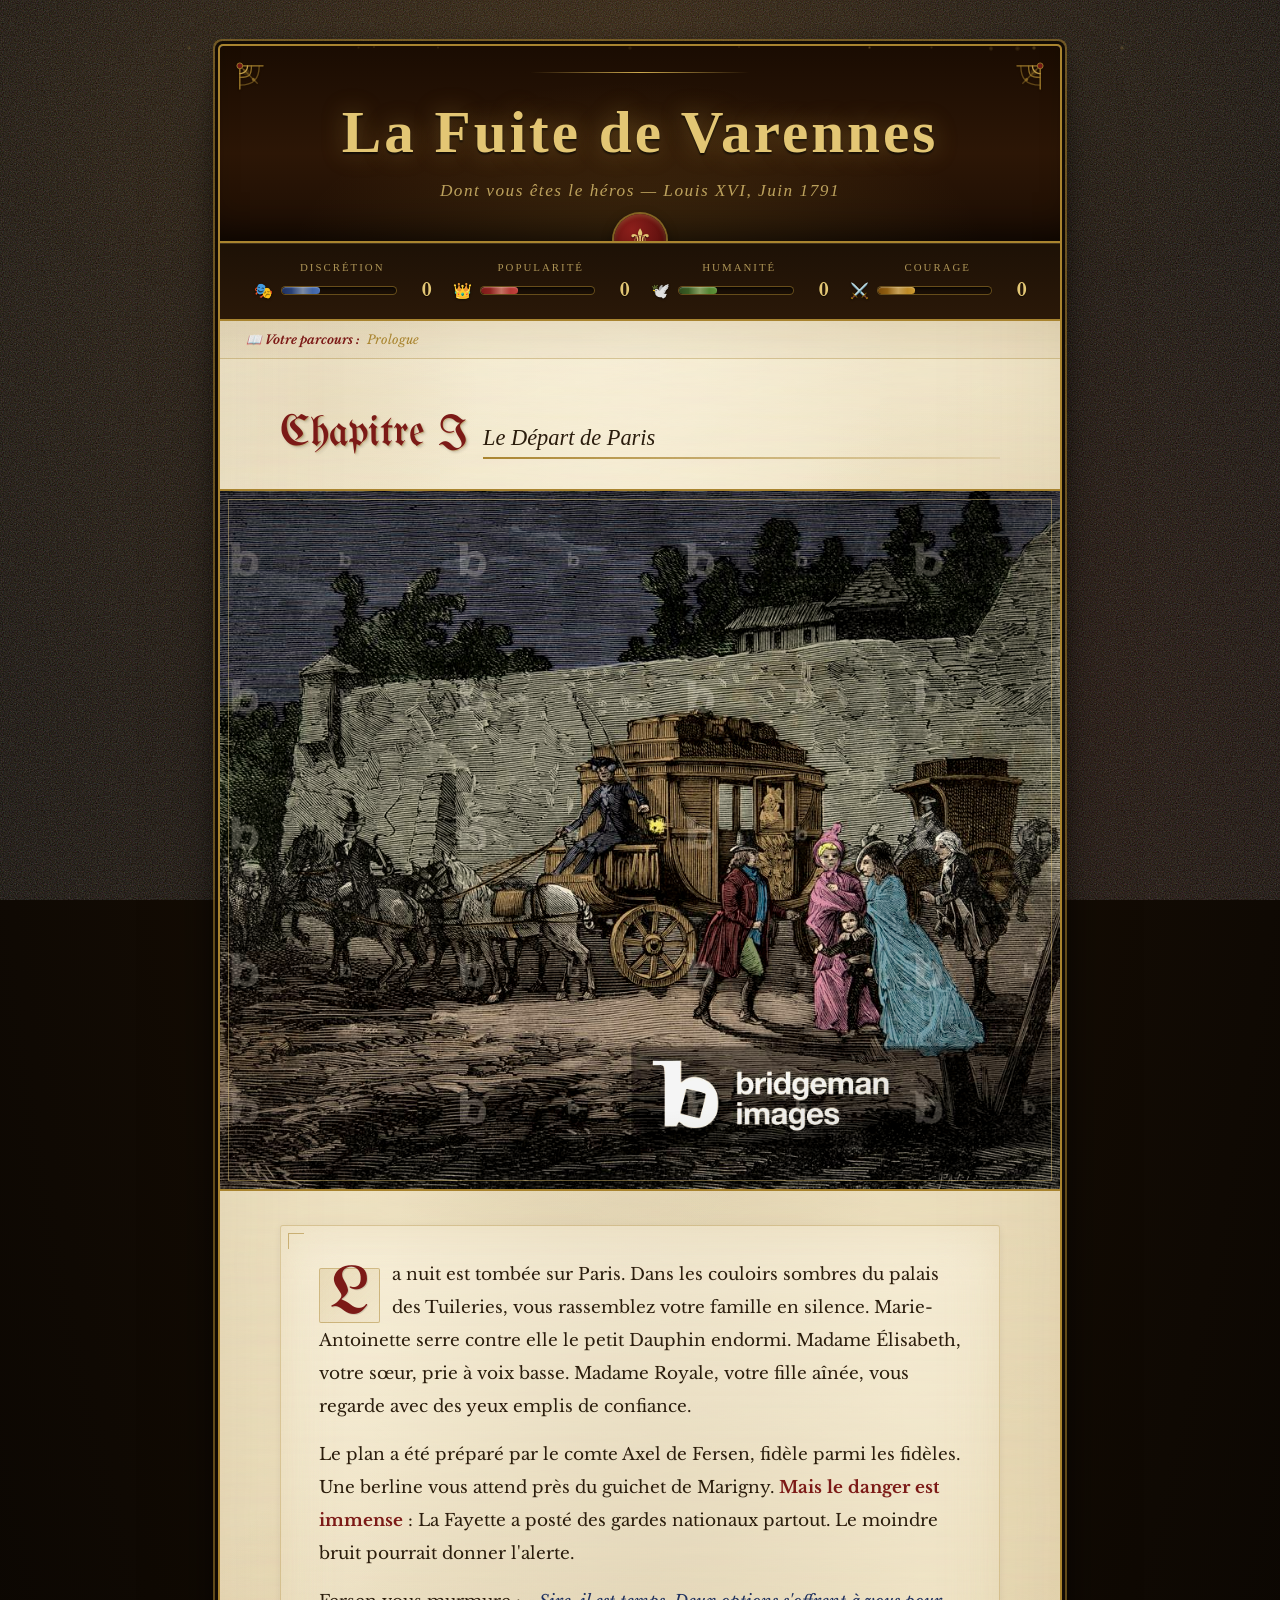
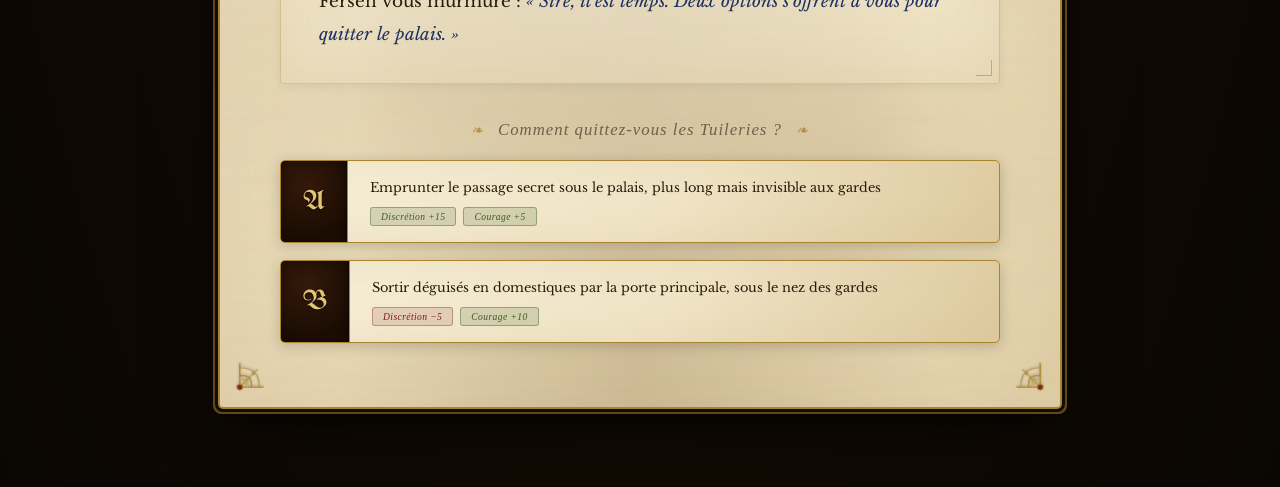
<file: histoirelouisXVI/Version 8/pages/game.html>
<!DOCTYPE html>
<html lang="fr">
<head>
  <meta charset="UTF-8">
  <meta name="viewport" content="width=device-width, initial-scale=1.0">
  <title>La Fuite de Varennes — Le Jeu</title>
  <!-- Polices historiques : UnifrakturMaguntia, IM Fell English, Libre Baskerville -->
  <link href="https://fonts.googleapis.com/css2?family=UnifrakturMaguntia&family=IM+Fell+English:ital@0;1&family=Libre+Baskerville:ital,wght@0,400;0,700;1,400&display=swap" rel="stylesheet">
  <!-- Styles partagés et styles spécifiques au jeu -->
  <link rel="stylesheet" href="../assets/css/common.css">
  <link rel="stylesheet" href="../assets/css/game.css">
</head>
<body>

<!-- Notification de changement de statistique (position fixe en haut à droite) -->
<div class="stat-change" id="statNotif"></div>

<!-- Conteneur du livre parchemin -->
<div class="book">
  <div class="page">

    <!-- Coins ornementaux dorés aux quatre angles -->
    <div class="corner corner-tl"><svg viewBox="0 0 64 64" fill="none" xmlns="http://www.w3.org/2000/svg"><g stroke="#a9842f" stroke-width="1.4" fill="none" stroke-linecap="round"><path d="M6 6 L6 30 M6 6 L30 6"/><path d="M6 6 L24 24" opacity="0.5"/><path d="M10 10 C10 22 22 10 10 10 Z" fill="#a9842f" opacity="0.25"/><path d="M6 18 C16 18 18 16 18 6" opacity="0.85"/><path d="M6 26 C20 26 26 20 26 6" opacity="0.55"/><path d="M14 6 C14 14 6 14 6 14" stroke="#cda94e"/></g><circle cx="6" cy="6" r="3" fill="#7c1a17" stroke="#a9842f" stroke-width="1"/><circle cx="20" cy="20" r="1.6" fill="#a9842f" opacity="0.7"/></svg></div>
    <div class="corner corner-tr"><svg viewBox="0 0 64 64" fill="none" xmlns="http://www.w3.org/2000/svg"><g stroke="#a9842f" stroke-width="1.4" fill="none" stroke-linecap="round"><path d="M6 6 L6 30 M6 6 L30 6"/><path d="M6 6 L24 24" opacity="0.5"/><path d="M10 10 C10 22 22 10 10 10 Z" fill="#a9842f" opacity="0.25"/><path d="M6 18 C16 18 18 16 18 6" opacity="0.85"/><path d="M6 26 C20 26 26 20 26 6" opacity="0.55"/><path d="M14 6 C14 14 6 14 6 14" stroke="#cda94e"/></g><circle cx="6" cy="6" r="3" fill="#7c1a17" stroke="#a9842f" stroke-width="1"/><circle cx="20" cy="20" r="1.6" fill="#a9842f" opacity="0.7"/></svg></div>
    <div class="corner corner-bl"><svg viewBox="0 0 64 64" fill="none" xmlns="http://www.w3.org/2000/svg"><g stroke="#a9842f" stroke-width="1.4" fill="none" stroke-linecap="round"><path d="M6 6 L6 30 M6 6 L30 6"/><path d="M6 6 L24 24" opacity="0.5"/><path d="M10 10 C10 22 22 10 10 10 Z" fill="#a9842f" opacity="0.25"/><path d="M6 18 C16 18 18 16 18 6" opacity="0.85"/><path d="M6 26 C20 26 26 20 26 6" opacity="0.55"/><path d="M14 6 C14 14 6 14 6 14" stroke="#cda94e"/></g><circle cx="6" cy="6" r="3" fill="#7c1a17" stroke="#a9842f" stroke-width="1"/><circle cx="20" cy="20" r="1.6" fill="#a9842f" opacity="0.7"/></svg></div>
    <div class="corner corner-br"><svg viewBox="0 0 64 64" fill="none" xmlns="http://www.w3.org/2000/svg"><g stroke="#a9842f" stroke-width="1.4" fill="none" stroke-linecap="round"><path d="M6 6 L6 30 M6 6 L30 6"/><path d="M6 6 L24 24" opacity="0.5"/><path d="M10 10 C10 22 22 10 10 10 Z" fill="#a9842f" opacity="0.25"/><path d="M6 18 C16 18 18 16 18 6" opacity="0.85"/><path d="M6 26 C20 26 26 20 26 6" opacity="0.55"/><path d="M14 6 C14 14 6 14 6 14" stroke="#cda94e"/></g><circle cx="6" cy="6" r="3" fill="#7c1a17" stroke="#a9842f" stroke-width="1"/><circle cx="20" cy="20" r="1.6" fill="#a9842f" opacity="0.7"/></svg></div>

    <!-- En-tête avec titre et sous-titre -->
    <div class="header">
      <h1>La Fuite de Varennes</h1>
      <p class="subtitle">Dont vous êtes le héros — Louis XVI, Juin 1791</p>
    </div>

    <!-- Barre de statistiques avec les quatre compteurs -->
    <div class="stats-bar" id="statsBar">
      <div class="stat">
        <div class="stat-label">Discrétion</div>
        <div class="stat-row">
          <span class="stat-icon">🎭</span>
          <div class="stat-track"><div class="stat-fill fill-discret" id="fill-discret" style="width:0%"></div></div>
          <span class="stat-num" id="num-discret">0</span>
        </div>
      </div>
      <div class="stat">
        <div class="stat-label">Popularité</div>
        <div class="stat-row">
          <span class="stat-icon">👑</span>
          <div class="stat-track"><div class="stat-fill fill-popular" id="fill-popular" style="width:0%"></div></div>
          <span class="stat-num" id="num-popular">0</span>
        </div>
      </div>
      <div class="stat">
        <div class="stat-label">Humanité</div>
        <div class="stat-row">
          <span class="stat-icon">🕊️</span>
          <div class="stat-track"><div class="stat-fill fill-human" id="fill-human" style="width:0%"></div></div>
          <span class="stat-num" id="num-human">0</span>
        </div>
      </div>
      <div class="stat">
        <div class="stat-label">Courage</div>
        <div class="stat-row">
          <span class="stat-icon">⚔️</span>
          <div class="stat-track"><div class="stat-fill fill-courage" id="fill-courage" style="width:0%"></div></div>
          <span class="stat-num" id="num-courage">0</span>
        </div>
      </div>
    </div>

    <!-- Fil d'ariane affichant le parcours du joueur -->
    <div class="breadcrumb" id="breadcrumb">
      <span>📖 Votre parcours :</span>
      <span id="breadcrumb-path">—</span>
    </div>

    <!-- Zone de contenu principale — les chapitres sont affichés ici -->
    <div class="content">

      <!-- ====== CHAPITRE I — Le Départ de Paris ====== -->
      <div class="chapter" id="ch-bloc1">
        <div class="bloc-tag">
          <span class="bloc-num">Chapitre I</span>
          <span class="bloc-title">Le Départ de Paris</span>
        </div>
        <div class="story-image">
          <img src="../assets/images/02_voyage_nuit.jpg" alt="Le carrosse royal voyageant de nuit">
          <div class="image-caption">Le carrosse royal s'élance dans la nuit — direction Montmédy</div>
        </div>
        <div class="narrative">
          <p>La nuit est tombée sur Paris. Dans les couloirs sombres du palais des Tuileries, vous rassemblez votre famille en silence. Marie-Antoinette serre contre elle le petit Dauphin endormi. Madame Élisabeth, votre sœur, prie à voix basse. Madame Royale, votre fille aînée, vous regarde avec des yeux emplis de confiance.</p>
          <p>Le plan a été préparé par le comte Axel de Fersen, fidèle parmi les fidèles. Une berline vous attend près du guichet de Marigny. <strong>Mais le danger est immense</strong> : La Fayette a posté des gardes nationaux partout. Le moindre bruit pourrait donner l'alerte.</p>
          <p>Fersen vous murmure : <em>« Sire, il est temps. Deux options s'offrent à vous pour quitter le palais. »</em></p>
        </div>
        <div class="choices-header">Comment quittez-vous les Tuileries ?</div>
        <div class="choices">
          <button class="choice-btn" onclick="goTo('ch-bloc2a', {discret:+15, courage:+5}, 'Passage secret')">
            <div class="choice-inner"><div class="choice-letter">A</div><div class="choice-body">
              <div class="choice-text">Emprunter le passage secret sous le palais, plus long mais invisible aux gardes</div>
              <div class="choice-effects"><span class="effect-tag effect-pos">Discrétion +15</span><span class="effect-tag effect-pos">Courage +5</span></div>
            </div></div>
          </button>
          <button class="choice-btn" onclick="goTo('ch-bloc2b', {discret:-5, courage:+10}, 'Sortie déguisés')">
            <div class="choice-inner"><div class="choice-letter">B</div><div class="choice-body">
              <div class="choice-text">Sortir déguisés en domestiques par la porte principale, sous le nez des gardes</div>
              <div class="choice-effects"><span class="effect-tag effect-neg">Discrétion −5</span><span class="effect-tag effect-pos">Courage +10</span></div>
            </div></div>
          </button>
        </div>
      </div>

      <!-- ====== CHAPITRE II-A — Passage secret ====== -->
      <div class="chapter" id="ch-bloc2a">
        <div class="bloc-tag">
          <span class="bloc-num">Chapitre II</span>
          <span class="bloc-title">Le Passage Secret</span>
        </div>
        <div class="story-image">
          <img src="../assets/images/02_voyage_nuit.jpg" alt="Le voyage nocturne vers la liberté">
          <div class="image-caption">La fuite dans la nuit — chaque minute compte</div>
        </div>
        <div class="narrative">
          <p>Vous empruntez un étroit passage souterrain qui mène sous les jardins. L'air est humide, les murs suintent. La reine retient un cri quand une araignée tombe sur son épaule. Le Dauphin dort toujours, bercé par les pas feutrés de sa mère.</p>
          <p>Après vingt longues minutes dans l'obscurité, vous émergez près du guichet de Marigny. <strong>La berline de Fersen est là</strong>, attelée de six chevaux, dissimulée sous les arbres. Le cocher, un homme de confiance, vous fait signe.</p>
          <p>Mais au moment de monter, Fersen vous prévient : <em>« Sire, un problème. La berline est immense — elle attirera l'attention. Je peux trouver deux voitures plus petites, mais cela prendra une heure de plus. »</em></p>
        </div>
        <div class="choices-header">Quel véhicule choisissez-vous ?</div>
        <div class="choices">
          <button class="choice-btn" onclick="goTo('ch-bloc3', {discret:-10}, 'La grande berline')">
            <div class="choice-inner"><div class="choice-letter">A</div><div class="choice-body">
              <div class="choice-text">Prendre la grande berline immédiatement — chaque minute compte</div>
              <div class="choice-effects"><span class="effect-tag effect-neg">Discrétion −10</span></div>
            </div></div>
          </button>
          <button class="choice-btn" onclick="goTo('ch-bloc3', {discret:+10, courage:-5}, 'Petites voitures')">
            <div class="choice-inner"><div class="choice-letter">B</div><div class="choice-body">
              <div class="choice-text">Attendre les deux voitures plus discrètes — la prudence avant tout</div>
              <div class="choice-effects"><span class="effect-tag effect-pos">Discrétion +10</span><span class="effect-tag effect-neg">Courage −5</span></div>
            </div></div>
          </button>
        </div>
      </div>

      <!-- ====== CHAPITRE II-B — Sortie déguisés ====== -->
      <div class="chapter" id="ch-bloc2b">
        <div class="bloc-tag">
          <span class="bloc-num">Chapitre II</span>
          <span class="bloc-title">La Sortie des Audacieux</span>
        </div>
        <div class="story-image">
          <img src="../assets/images/01_depart_paris.jpg" alt="La sortie déguisée des Tuileries">
          <div class="image-caption">Déguisés en domestiques, la famille royale franchit les portes</div>
        </div>
        <div class="narrative">
          <p>Vous enfilez les vêtements d'un valet. Marie-Antoinette porte la tenue sombre d'une gouvernante. Votre sœur Élisabeth joue le rôle d'une dame de compagnie. Les enfants sont emmitouflés dans des couvertures ordinaires.</p>
          <p>Le cœur battant, vous franchissez la porte principale. Un garde national vous dévisage. <em>« Hé ! Toi ! »</em> lance-t-il. Vous vous figez. <strong>Le temps s'arrête.</strong> Puis il ajoute : <em>« Tu as oublié ta lanterne, imbécile. »</em> Et il vous en tend une. Vous murmurez un remerciement et continuez.</p>
          <p>La berline attend au coin de la rue. <strong>Fersen vous presse</strong> : <em>« Vite, Sire. L'aube ne nous attendra pas. »</em></p>
        </div>
        <div class="choices-header">La berline est prête — que décidez-vous ?</div>
        <div class="choices">
          <button class="choice-btn" onclick="goTo('ch-bloc3', {discret:-10}, 'La grande berline')">
            <div class="choice-inner"><div class="choice-letter">A</div><div class="choice-body">
              <div class="choice-text">Monter directement dans la grande berline royale — pas de temps à perdre</div>
              <div class="choice-effects"><span class="effect-tag effect-neg">Discrétion −10</span></div>
            </div></div>
          </button>
          <button class="choice-btn" onclick="goTo('ch-bloc3', {discret:+10, courage:-5}, 'Petites voitures')">
            <div class="choice-inner"><div class="choice-letter">B</div><div class="choice-body">
              <div class="choice-text">Demander à Fersen de trouver des voitures plus modestes pour passer inaperçus</div>
              <div class="choice-effects"><span class="effect-tag effect-pos">Discrétion +10</span><span class="effect-tag effect-neg">Courage −5</span></div>
            </div></div>
          </button>
        </div>
      </div>

      <!-- ====== CHAPITRE III — Le Voyage de Nuit ====== -->
      <div class="chapter" id="ch-bloc3">
        <div class="bloc-tag">
          <span class="bloc-num">Chapitre III</span>
          <span class="bloc-title">Le Voyage dans la Nuit</span>
        </div>
        <div class="story-image">
          <img src="../assets/images/02_voyage_nuit.jpg" alt="Le voyage nocturne de la famille royale">
          <div class="image-caption">La berline royale fuyant Paris dans la nuit</div>
        </div>
        <div class="narrative">
          <p>Le cortège s'élance dans la nuit noire. Les routes de France défilent sous les roues. À Bondy, on change les chevaux. À Meaux, la reine s'endort enfin. Le Dauphin rêve, ignorant le destin qui se joue.</p>
          <p>Les heures passent. L'aube se lève sur la campagne champenoise. Les villages s'éveillent. À Châlons-en-Champagne, un maître de poste vous dévisage longuement en changeant les chevaux. <strong>Vous reconnaît-il ?</strong> Il ne dit rien… pour l'instant.</p>
          <p>Plus loin, à Sainte-Menehould, le maître de poste <strong>Jean-Baptiste Drouet</strong> compare votre visage à l'assignat qu'il tient en main — un billet portant le profil du roi. Ses yeux s'écarquillent. <em>Il sait.</em></p>
          <p>Drouet enfourche un cheval et galope vers Varennes pour vous devancer. <strong>La course contre la montre commence.</strong></p>
        </div>
        <div class="choices-header">On vous a peut-être reconnu — que faites-vous ?</div>
        <div class="choices">
          <button class="choice-btn" onclick="goTo('ch-bloc4a', {discret:+10, courage:+5}, 'Chemins de traverse')">
            <div class="choice-inner"><div class="choice-letter">A</div><div class="choice-body">
              <div class="choice-text">Changer d'itinéraire par les chemins de traverse pour semer d'éventuels poursuivants</div>
              <div class="choice-effects"><span class="effect-tag effect-pos">Discrétion +10</span><span class="effect-tag effect-pos">Courage +5</span></div>
            </div></div>
          </button>
          <button class="choice-btn" onclick="goTo('ch-bloc4b', {discret:-10, courage:+10}, 'Foncer vers Varennes')">
            <div class="choice-inner"><div class="choice-letter">B</div><div class="choice-body">
              <div class="choice-text">Foncer à toute vitesse vers Varennes — la frontière est si proche</div>
              <div class="choice-effects"><span class="effect-tag effect-neg">Discrétion −10</span><span class="effect-tag effect-pos">Courage +10</span></div>
            </div></div>
          </button>
        </div>
      </div>

      <!-- ====== CHAPITRE IV-A — Chemins de traverse ====== -->
      <div class="chapter" id="ch-bloc4a">
        <div class="bloc-tag">
          <span class="bloc-num">Chapitre IV</span>
          <span class="bloc-title">Les Chemins de Traverse</span>
        </div>
        <div class="story-image">
          <img src="../assets/images/02_voyage_nuit.jpg" alt="La berline dans les chemins de traverse">
          <div class="image-caption">Les chemins de traverse — un itinéraire risqué dans la nuit</div>
        </div>
        <div class="narrative">
          <p>Vous ordonnez au cocher de quitter la route principale. La berline s'enfonce dans des sentiers boueux et étroits bordés de forêts sombres. Les branches griffent les parois du carrosse. Marie-Antoinette serre le Dauphin plus fort.</p>
          <p>L'obscurité est totale. Soudain, <strong>une roue se brise</strong> dans une ornière profonde ! Le carrosse s'arrête brutalement. Le cocher jure. Il faudra au moins une heure pour réparer.</p>
          <p>Pendant ce temps, au loin, vous entendez le galop de Drouet qui file vers Varennes par la route principale. <em>Vous avez gagné de la discrétion, mais perdu un temps précieux.</em></p>
          <p>La roue est finalement réparée. Vous reprenez votre route et arrivez aux abords de Varennes. Il est presque minuit. La ville semble endormie… ou vous guette-t-elle ?</p>
        </div>
        <div class="choices-header">Vous approchez de Varennes — comment entrez-vous ?</div>
        <div class="choices">
          <button class="choice-btn" onclick="goTo('ch-bloc5a', {discret:+10, human:+5}, 'Contourner la ville')">
            <div class="choice-inner"><div class="choice-letter">A</div><div class="choice-body">
              <div class="choice-text">Contourner Varennes par les champs pour éviter le centre-ville</div>
              <div class="choice-effects"><span class="effect-tag effect-pos">Discrétion +10</span><span class="effect-tag effect-pos">Humanité +5</span></div>
            </div></div>
          </button>
          <button class="choice-btn" onclick="goTo('ch-bloc5b', {discret:-5, courage:+10}, 'Traverser au galop')">
            <div class="choice-inner"><div class="choice-letter">B</div><div class="choice-body">
              <div class="choice-text">Traverser Varennes au galop — chaque détour est du temps perdu</div>
              <div class="choice-effects"><span class="effect-tag effect-neg">Discrétion −5</span><span class="effect-tag effect-pos">Courage +10</span></div>
            </div></div>
          </button>
        </div>
      </div>

      <!-- ====== CHAPITRE IV-B — Foncer vers Varennes ====== -->
      <div class="chapter" id="ch-bloc4b">
        <div class="bloc-tag">
          <span class="bloc-num">Chapitre IV</span>
          <span class="bloc-title">La Course vers Varennes</span>
        </div>
        <div class="story-image">
          <img src="../assets/images/03_foule_varennes.jpg" alt="La course vers Varennes">
          <div class="image-caption">Les chevaux lancés au galop vers Varennes</div>
        </div>
        <div class="narrative">
          <p>Le cocher fouette les chevaux avec rage. La berline bondit sur la route, les passagers sont secoués violemment. Les enfants se réveillent en pleurant. Marie-Antoinette vous lance un regard où se mêlent la peur et la confiance.</p>
          <p>Les villages défilent dans la nuit : Clermont, Islettes… À chaque relais, vous perdez de précieuses minutes. <strong>Les chevaux sont épuisés.</strong> Les postillons murmurent entre eux — ils ont reconnu la livrée royale.</p>
          <p>Enfin, Varennes apparaît au détour d'un virage. Mais quelque chose cloche : <em>un barrage de charrettes bloque l'entrée du pont !</em> Drouet vous a devancé. La ville est alertée. Des lumières s'allument aux fenêtres.</p>
        </div>
        <div class="choices-header">Le pont est barricadé — que faites-vous ?</div>
        <div class="choices">
          <button class="choice-btn" onclick="goTo('ch-bloc5b', {courage:+15, discret:-10}, 'Forcer le barrage')">
            <div class="choice-inner"><div class="choice-letter">A</div><div class="choice-body">
              <div class="choice-text">Ordonner de forcer le barrage — la liberté est de l'autre côté</div>
              <div class="choice-effects"><span class="effect-tag effect-pos">Courage +15</span><span class="effect-tag effect-neg">Discrétion −10</span></div>
            </div></div>
          </button>
          <button class="choice-btn" onclick="goTo('ch-bloc5a', {human:+10, popular:+5}, 'Parlementer')">
            <div class="choice-inner"><div class="choice-letter">B</div><div class="choice-body">
              <div class="choice-text">Descendre du carrosse et tenter de parlementer avec les habitants</div>
              <div class="choice-effects"><span class="effect-tag effect-pos">Humanité +10</span><span class="effect-tag effect-pos">Popularité +5</span></div>
            </div></div>
          </button>
        </div>
      </div>

      <!-- ====== CHAPITRE V-A — Face au peuple ====== -->
      <div class="chapter" id="ch-bloc5a">
        <div class="bloc-tag">
          <span class="bloc-num">Chapitre V</span>
          <span class="bloc-title">Face au Peuple</span>
        </div>
        <div class="story-image">
          <img src="../assets/images/03_foule_varennes.jpg" alt="La foule se rassemble autour du carrosse royal">
          <div class="image-caption">La foule de Varennes encercle la berline royale</div>
        </div>
        <div class="narrative">
          <p>Malgré vos efforts, la nouvelle de votre passage s'est répandue. Le tocsin sonne dans la nuit ! Les habitants de Varennes sortent dans les rues, armés de fourches, de piques et de vieux mousquets. Des torches éclairent la scène d'une lumière tremblante et orangée.</p>
          <p>Le procureur de la commune, <strong>Jean-Baptiste Sauce</strong>, s'approche du carrosse. C'est un homme simple, un épicier devenu magistrat par la force des événements. Il vous demande poliment vos papiers. Votre faux passeport est au nom de la « baronne de Korff », dont vous êtes censé être le valet de chambre.</p>
          <p>Sauce examine le document, hésite. La foule gronde derrière lui. Un vieil homme lance : <em>« C'est le roi ! J'ai servi à Versailles, je le reconnais ! »</em> Sauce vous regarde droit dans les yeux.</p>
        </div>
        <div class="choices-header">Sauce vous demande votre identité — que répondez-vous ?</div>
        <div class="choices">
          <button class="choice-btn" onclick="goTo('ch-bloc6a', {discret:+5, human:-5}, 'Nier son identité')">
            <div class="choice-inner"><div class="choice-letter">A</div><div class="choice-body">
              <div class="choice-text">Nier fermement — « Je suis la baronne de Korff, en voyage avec ma famille »</div>
              <div class="choice-effects"><span class="effect-tag effect-pos">Discrétion +5</span><span class="effect-tag effect-neg">Humanité −5</span></div>
            </div></div>
          </button>
          <button class="choice-btn" onclick="goTo('ch-bloc6b', {popular:+15, courage:+10, discret:-20}, 'Révéler son identité')">
            <div class="choice-inner"><div class="choice-letter">B</div><div class="choice-body">
              <div class="choice-text">Révéler votre identité royale — « Oui, je suis votre roi. »</div>
              <div class="choice-effects"><span class="effect-tag effect-pos">Popularité +15</span><span class="effect-tag effect-pos">Courage +10</span><span class="effect-tag effect-neg">Discrétion −20</span></div>
            </div></div>
          </button>
        </div>
      </div>

      <!-- ====== CHAPITRE V-B — Traversée forcée ====== -->
      <div class="chapter" id="ch-bloc5b">
        <div class="bloc-tag">
          <span class="bloc-num">Chapitre V</span>
          <span class="bloc-title">Le Forçage du Passage</span>
        </div>
        <div class="story-image">
          <img src="../assets/images/04_arrestation_varennes.jpg" alt="Le forçage du passage à Varennes">
          <div class="image-caption">La confrontation avec la foule de Varennes</div>
        </div>
        <div class="narrative">
          <p>Le carrosse s'élance vers le centre de Varennes. Les chevaux hennissent, les pavés résonnent dans la nuit. <strong>Mais le pont sur l'Aire est barricadé !</strong> Des charrettes renversées et des tonneaux bloquent le passage.</p>
          <p>Vos gardes du corps, les trois anciens gardes du corps déguisés en courriers, tirent leurs épées. La foule recule un instant, terrorisée. Mais ils sont des centaines et vous n'êtes qu'une poignée.</p>
          <p>Le procureur Sauce arrive en courant, suivi de la Garde nationale locale. Il lève la main : <em>« Au nom de la Nation, arrêtez-vous ! »</em> Derrière lui, des hommes armés pointent leurs fusils vers la berline. <strong>Marie-Antoinette pousse un cri.</strong></p>
        </div>
        <div class="choices-header">Vos gardes sont prêts à se battre — que leur ordonnez-vous ?</div>
        <div class="choices">
          <button class="choice-btn" onclick="goTo('ch-bloc6c', {human:+10, popular:+10}, 'Ranger les armes')">
            <div class="choice-inner"><div class="choice-letter">A</div><div class="choice-body">
              <div class="choice-text">Ordonner à vos gardes de ranger leurs armes — vous refusez le sang</div>
              <div class="choice-effects"><span class="effect-tag effect-pos">Humanité +10</span><span class="effect-tag effect-pos">Popularité +10</span></div>
            </div></div>
          </button>
          <button class="choice-btn" onclick="goTo('ch-bloc6d', {popular:-25, courage:+15, human:-15}, 'Charger')">
            <div class="choice-inner"><div class="choice-letter">B</div><div class="choice-body">
              <div class="choice-text">Ordonner de charger à travers la barricade — la liberté ou la mort</div>
              <div class="choice-effects"><span class="effect-tag effect-neg">Popularité −25</span><span class="effect-tag effect-pos">Courage +15</span><span class="effect-tag effect-neg">Humanité −15</span></div>
            </div></div>
          </button>
        </div>
      </div>

      <!-- ====== CHAPITRE VI-A — Nier son identité ====== -->
      <div class="chapter" id="ch-bloc6a">
        <div class="bloc-tag"><span class="bloc-num">Chapitre VI</span><span class="bloc-title">Le Mensonge du Roi</span></div>
        <div class="story-image">
          <img src="../assets/images/05_maison_sauce.jpg" alt="Le roi face au procureur Sauce">
          <div class="image-caption">Face au procureur Sauce — le mensonge tiendra-t-il ?</div>
        </div>
        <div class="narrative">
          <p>Vous maintenez votre couverture : <em>« Je suis la baronne de Korff, et j'exige qu'on nous laisse passer ! »</em> Sauce hésite. Le document semble en ordre. Mais la foule n'est pas dupe.</p>
          <p>Un ancien soldat s'avance et désigne un assignat : <strong>« Regardez ! C'est le même visage ! »</strong> Le murmure parcourt la foule comme une vague. Sauce se tourne vers vous, embarrassé. <em>« Madame… ou plutôt, Sire… je dois vous demander de patienter chez moi, le temps de vérifier. »</em></p>
          <p>Il est inutile de résister davantage. On vous conduit dans la maison de Sauce, épicier de son état, transformée en prison improvisée pour un roi.</p>
        </div>
        <div class="choices-header">Vous êtes conduit chez Sauce — comment réagissez-vous ?</div>
        <div class="choices">
          <button class="choice-btn" onclick="goTo('ch-bloc7a', {popular:+10, human:+10}, 'Accepter avec dignité')">
            <div class="choice-inner"><div class="choice-letter">A</div><div class="choice-body">
              <div class="choice-text">Accepter avec dignité royale — garder la tête haute face à l'adversité</div>
              <div class="choice-effects"><span class="effect-tag effect-pos">Popularité +10</span><span class="effect-tag effect-pos">Humanité +10</span></div>
            </div></div>
          </button>
          <button class="choice-btn" onclick="goTo('ch-bloc7b', {courage:+15, discret:+5}, 'Tenter de corrompre')">
            <div class="choice-inner"><div class="choice-letter">B</div><div class="choice-body">
              <div class="choice-text">Tenter de corrompre Sauce — offrir de l'or pour qu'il vous laisse partir</div>
              <div class="choice-effects"><span class="effect-tag effect-pos">Courage +15</span><span class="effect-tag effect-pos">Discrétion +5</span></div>
            </div></div>
          </button>
        </div>
      </div>

      <!-- ====== CHAPITRE VI-B — Révéler son identité ====== -->
      <div class="chapter" id="ch-bloc6b">
        <div class="bloc-tag"><span class="bloc-num">Chapitre VI</span><span class="bloc-title">Le Roi se Dévoile</span></div>
        <div class="story-image">
          <img src="../assets/images/04_arrestation_varennes.jpg" alt="L'arrestation de la famille royale">
          <div class="image-caption">Le roi reconnu et arrêté par les habitants de Varennes</div>
        </div>
        <div class="narrative">
          <p>Vous descendez du carrosse avec toute la majesté dont vous êtes capable. <em>« Mes amis, oui, je suis votre roi. »</em> Un silence de mort tombe sur la place. Puis un murmure émerveillé parcourt la foule.</p>
          <p>Des hommes retirent leur chapeau. Des femmes font la révérence par habitude. Un vieil homme tombe à genoux. <strong>Mais d'autres serrent leurs armes plus fort.</strong> La Nation et le Roi se font face dans la nuit de Varennes.</p>
          <p>Sauce, profondément troublé, vous invite chez lui : <em>« Sire, venez vous reposer chez moi. Il fait froid pour les enfants. Nous verrons demain. »</em> C'est une invitation qui ressemble à une arrestation.</p>
        </div>
        <div class="choices-header">Sauce vous invite chez lui — que faites-vous ?</div>
        <div class="choices">
          <button class="choice-btn" onclick="goTo('ch-bloc7a', {popular:+10, human:+10}, 'Accepter')">
            <div class="choice-inner"><div class="choice-letter">A</div><div class="choice-body">
              <div class="choice-text">Accepter son hospitalité — montrer que le roi est aussi un père de famille</div>
              <div class="choice-effects"><span class="effect-tag effect-pos">Popularité +10</span><span class="effect-tag effect-pos">Humanité +10</span></div>
            </div></div>
          </button>
          <button class="choice-btn" onclick="goTo('ch-bloc7c', {courage:+20, popular:+5}, 'Haranguer la foule')">
            <div class="choice-inner"><div class="choice-letter">B</div><div class="choice-body">
              <div class="choice-text">Profiter du moment pour haranguer la foule — rallier le peuple à votre cause</div>
              <div class="choice-effects"><span class="effect-tag effect-pos">Courage +20</span><span class="effect-tag effect-pos">Popularité +5</span></div>
            </div></div>
          </button>
        </div>
      </div>

      <!-- ====== CHAPITRE VI-C — Ranger les armes ====== -->
      <div class="chapter" id="ch-bloc6c">
        <div class="bloc-tag"><span class="bloc-num">Chapitre VI</span><span class="bloc-title">La Sagesse du Roi</span></div>
        <div class="story-image">
          <img src="../assets/images/04_arrestation_varennes.jpg" alt="Le roi ordonne de ranger les armes">
          <div class="image-caption">Le roi ordonne la paix face au peuple armé</div>
        </div>
        <div class="narrative">
          <p><em>« Rangez vos armes, messieurs. Je ne veux pas qu'une seule goutte de sang français coule par ma faute. »</em> Vos gardes obéissent, à contrecœur. La foule, stupéfaite par cette noblesse, baisse aussi ses armes.</p>
          <p>Le procureur Sauce s'avance, visiblement ému. <strong>Il reconnaît votre visage</strong> — le roi qu'il a vu sur les assignats, sur les gravures. Mais il voit aussi un père qui protège ses enfants endormis.</p>
          <p><em>« Sire… venez chez moi. Les enfants ont besoin de repos. Nous réglerons cette affaire au matin. »</em></p>
        </div>
        <div class="choices-header">Vous êtes reconnu — que faites-vous ?</div>
        <div class="choices">
          <button class="choice-btn" onclick="goTo('ch-bloc7a', {popular:+10, human:+5}, 'Suivre Sauce')">
            <div class="choice-inner"><div class="choice-letter">A</div><div class="choice-body">
              <div class="choice-text">Suivre Sauce chez lui avec dignité — accepter la situation</div>
              <div class="choice-effects"><span class="effect-tag effect-pos">Popularité +10</span><span class="effect-tag effect-pos">Humanité +5</span></div>
            </div></div>
          </button>
          <button class="choice-btn" onclick="goTo('ch-bloc7b', {courage:+10, discret:+5}, 'Négocier')">
            <div class="choice-inner"><div class="choice-letter">B</div><div class="choice-body">
              <div class="choice-text">Tenter de négocier : promettre des récompenses en échange de votre liberté</div>
              <div class="choice-effects"><span class="effect-tag effect-pos">Courage +10</span><span class="effect-tag effect-pos">Discrétion +5</span></div>
            </div></div>
          </button>
        </div>
      </div>

      <!-- ====== CHAPITRE VI-D — Charger la barricade ====== -->
      <div class="chapter" id="ch-bloc6d">
        <div class="bloc-tag"><span class="bloc-num">Chapitre VI</span><span class="bloc-title">La Charge Désespérée</span></div>
        <div class="story-image">
          <img src="../assets/images/04_arrestation_varennes.jpg" alt="La charge contre la barricade">
          <div class="image-caption">La charge désespérée contre la barricade de Varennes</div>
        </div>
        <div class="narrative">
          <p><em>« En avant ! »</em> Vos gardes éperonnent leurs chevaux et chargent la barricade. Des coups de feu éclatent dans la nuit ! Un garde tombe de sa monture. La foule hurle et se disperse dans la panique.</p>
          <p>Le carrosse percute les charrettes, les tonneaux volent en éclats. <strong>Mais le passage est trop étroit !</strong> La berline reste coincée. Les chevaux se cabrent, affolés par les cris et les coups de feu. Marie-Antoinette protège les enfants de son corps.</p>
          <p>En quelques minutes, la Garde nationale vous encercle. Des dizaines de fusils pointés sur vous. <strong>Un soldat blesse l'un de vos gardes.</strong> Le sang coule sur les pavés de Varennes. C'est terminé.</p>
        </div>
        <div class="choices-header">Vous êtes encerclé — dernier choix</div>
        <div class="choices">
          <button class="choice-btn" onclick="goTo('ch-fin-honteux', {human:+15, popular:-10}, 'Se rendre')">
            <div class="choice-inner"><div class="choice-letter">A</div><div class="choice-body">
              <div class="choice-text">Vous rendre immédiatement pour arrêter le bain de sang</div>
              <div class="choice-effects"><span class="effect-tag effect-pos">Humanité +15</span><span class="effect-tag effect-neg">Popularité −10</span></div>
            </div></div>
          </button>
          <button class="choice-btn" onclick="goTo('ch-fin-tragique', {courage:+20, human:-20, popular:-20}, 'Combattre')">
            <div class="choice-inner"><div class="choice-letter">B</div><div class="choice-body">
              <div class="choice-text">Ordonner à vos gardes de combattre jusqu'au bout — mourir en roi</div>
              <div class="choice-effects"><span class="effect-tag effect-pos">Courage +20</span><span class="effect-tag effect-neg">Humanité −20</span><span class="effect-tag effect-neg">Popularité −20</span></div>
            </div></div>
          </button>
        </div>
      </div>

      <!-- ====== CHAPITRE VII-A — Chez Sauce ====== -->
      <div class="chapter" id="ch-bloc7a">
        <div class="bloc-tag"><span class="bloc-num">Chapitre VII</span><span class="bloc-title">La Maison Sauce</span></div>
        <div class="story-image">
          <img src="../assets/images/05_maison_sauce.jpg" alt="La famille royale chez le procureur Sauce">
          <div class="image-caption">La famille royale retenue dans la maison de l'épicier Sauce</div>
        </div>
        <div class="narrative">
          <p>La maison de Sauce est petite, encombrée de tonneaux et de marchandises. L'épicière, Madame Sauce, s'affaire à préparer un lit pour les enfants royaux. Elle est émue de voir la reine, si belle et si pâle, bercer le Dauphin dans cette arrière-boutique misérable.</p>
          <p>Marie-Antoinette murmure : <em>« Mon Dieu, en sommes-nous réduits à cela ? »</em> Mais Madame Sauce apporte du lait chaud pour les enfants, et la reine la remercie avec une grâce qui touche tous les témoins.</p>
          <p>Les heures passent. La nuit s'écoule dans une attente insupportable. <strong>Deux émissaires de l'Assemblée nationale</strong> arrivent à l'aube avec un décret formel : le roi doit rentrer à Paris. Mais le marquis de Bouillé, votre allié, a aussi envoyé un message — ses hussards approchent.</p>
          <p><strong>C'est une course entre les révolutionnaires et les royalistes.</strong> Que faites-vous ?</p>
        </div>
        <div class="choices-header">L'aube se lève — une dernière chance</div>
        <div class="choices">
          <button class="choice-btn" onclick="goTo('ch-bloc8a', {human:+15, popular:+10, courage:-5}, 'Obéir au décret')">
            <div class="choice-inner"><div class="choice-letter">A</div><div class="choice-body">
              <div class="choice-text">Obéir au décret de l'Assemblée — accepter le retour à Paris avec dignité</div>
              <div class="choice-effects"><span class="effect-tag effect-pos">Humanité +15</span><span class="effect-tag effect-pos">Popularité +10</span><span class="effect-tag effect-neg">Courage −5</span></div>
            </div></div>
          </button>
          <button class="choice-btn" onclick="goTo('ch-bloc8b', {courage:+20, discret:-10}, 'Attendre les hussards')">
            <div class="choice-inner"><div class="choice-letter">B</div><div class="choice-body">
              <div class="choice-text">Gagner du temps en attendant les hussards de Bouillé — l'évasion est encore possible</div>
              <div class="choice-effects"><span class="effect-tag effect-pos">Courage +20</span><span class="effect-tag effect-neg">Discrétion −10</span></div>
            </div></div>
          </button>
        </div>
      </div>

      <!-- ====== CHAPITRE VII-B — Corrompre ====== -->
      <div class="chapter" id="ch-bloc7b">
        <div class="bloc-tag"><span class="bloc-num">Chapitre VII</span><span class="bloc-title">L'Or du Roi</span></div>
        <div class="story-image">
          <img src="../assets/images/05_maison_sauce.jpg" alt="Tentative de corruption chez Sauce">
          <div class="image-caption">Dans l'arrière-boutique de Sauce — l'or contre la liberté</div>
        </div>
        <div class="narrative">
          <p>Dans l'intimité de la maison Sauce, vous tentez votre chance. Vous sortez une bourse lourde d'or et la posez sur la table. <em>« Monsieur Sauce, une fortune pour vous et votre famille. Laissez-nous partir avant l'aube. »</em></p>
          <p>Sauce regarde l'or, puis vous, puis l'or à nouveau. Ses mains tremblent. <strong>C'est plus d'argent qu'il n'en verra jamais.</strong> Sa femme lui saisit le bras : <em>« Prends-le ! Qu'est-ce que ça peut faire ? »</em></p>
          <p>Mais Sauce secoue la tête : <em>« Je ne puis, Sire. La Garde nationale est devant ma porte. Si je vous laisse partir, c'est moi qu'on pendra. »</em> Il repousse la bourse. <strong>L'or n'achète pas la liberté.</strong></p>
          <p>L'aube approche. Les émissaires de l'Assemblée arrivent bientôt.</p>
        </div>
        <div class="choices-header">La corruption a échoué — que reste-t-il ?</div>
        <div class="choices">
          <button class="choice-btn" onclick="goTo('ch-bloc8a', {human:+10, popular:+5}, 'Accepter son sort')">
            <div class="choice-inner"><div class="choice-letter">A</div><div class="choice-body">
              <div class="choice-text">Accepter votre sort — le roi doit savoir perdre avec grâce</div>
              <div class="choice-effects"><span class="effect-tag effect-pos">Humanité +10</span><span class="effect-tag effect-pos">Popularité +5</span></div>
            </div></div>
          </button>
          <button class="choice-btn" onclick="goTo('ch-bloc8b', {courage:+15, discret:-5}, 'Fuir par la fenêtre')">
            <div class="choice-inner"><div class="choice-letter">B</div><div class="choice-body">
              <div class="choice-text">Tenter de fuir par la fenêtre arrière pendant que les gardes changent de poste</div>
              <div class="choice-effects"><span class="effect-tag effect-pos">Courage +15</span><span class="effect-tag effect-neg">Discrétion −5</span></div>
            </div></div>
          </button>
        </div>
      </div>

      <!-- ====== CHAPITRE VII-C — Haranguer ====== -->
      <div class="chapter" id="ch-bloc7c">
        <div class="bloc-tag"><span class="bloc-num">Chapitre VII</span><span class="bloc-title">Le Discours du Roi</span></div>
        <div class="story-image">
          <img src="../assets/images/03_foule_varennes.jpg" alt="Le roi harangue la foule">
          <div class="image-caption">Le roi harangue le peuple de Varennes depuis son carrosse</div>
        </div>
        <div class="narrative">
          <p>Vous montez sur le marchepied du carrosse pour dominer la foule. Le silence se fait. Toutes les torches éclairent votre visage. <strong>C'est le moment de vérité.</strong></p>
          <p><em>« Peuple de Varennes ! Je suis Louis, votre roi, et aussi votre père. Je ne fuis pas mon peuple — je fuis ceux qui veulent détruire la France ! Les factieux de Paris veulent ma tête, mais c'est la vôtre qu'ils prendront ensuite ! »</em></p>
          <p>Des voix s'élèvent : certaines crient « Vive le Roi ! », d'autres « Vive la Nation ! ». La foule est divisée. Un moment de flottement extraordinaire où l'Histoire hésite. Sauce saisit votre bras : <em>« Sire, venez chez moi. La nuit porte conseil. »</em></p>
        </div>
        <div class="choices-header">Votre discours a semé le doute — que faites-vous ?</div>
        <div class="choices">
          <button class="choice-btn" onclick="goTo('ch-bloc8b', {courage:+15, popular:+10}, 'Continuer le discours')">
            <div class="choice-inner"><div class="choice-letter">A</div><div class="choice-body">
              <div class="choice-text">Continuer votre discours — tenter de retourner la foule en votre faveur</div>
              <div class="choice-effects"><span class="effect-tag effect-pos">Courage +15</span><span class="effect-tag effect-pos">Popularité +10</span></div>
            </div></div>
          </button>
          <button class="choice-btn" onclick="goTo('ch-bloc7a', {human:+10}, 'Suivre Sauce')">
            <div class="choice-inner"><div class="choice-letter">B</div><div class="choice-body">
              <div class="choice-text">Suivre Sauce chez lui — protéger votre famille d'abord</div>
              <div class="choice-effects"><span class="effect-tag effect-pos">Humanité +10</span></div>
            </div></div>
          </button>
        </div>
      </div>

      <!-- ====== CHAPITRE VIII-A — Retour à Paris ====== -->
      <div class="chapter" id="ch-bloc8a">
        <div class="bloc-tag"><span class="bloc-num">Chapitre VIII</span><span class="bloc-title">Le Long Retour</span></div>
        <div class="story-image">
          <img src="../assets/images/06_retour_paris.jpg" alt="Le retour de Louis XVI à Paris">
          <div class="image-caption">Retour de Varennes — Arrivée de Louis XVI à Paris, le 25 juin 1791</div>
        </div>
        <div class="narrative">
          <p>Le cortège reprend la route vers Paris, escorté par des milliers de gardes nationaux et une foule immense. Le voyage du retour est une épreuve d'humiliation. Trois jours de route sous la chaleur de juin, dans un silence de plomb.</p>
          <p>À chaque village, la foule se masse en silence sur les bords de la route. <strong>Personne n'ôte son chapeau.</strong> C'est l'ordre de l'Assemblée : ne montrer aucun signe de respect au roi fugitif. Ce silence est plus terrible que la haine.</p>
          <p>Marie-Antoinette, épuisée, découvre une mèche de cheveux blancs dans son reflet — elle a vieilli de dix ans en trois jours. Le petit Dauphin demande : <em>« Papa, pourquoi les gens ne nous aiment plus ? »</em></p>
          <p>Aux portes de Paris, la foule est dense, menaçante, mais disciplinée. <strong>Des affiches proclament : « Quiconque applaudira le roi sera bastonné. Quiconque l'insultera sera pendu. »</strong> Le 25 juin 1791, vous entrez aux Tuileries — non plus en roi, mais en prisonnier.</p>
        </div>
        <div class="ending-screen">
          <span class="ending-emblem">⛓️</span>
          <div class="ending-box ending-neutral">
            <div class="ending-title">Le Roi Prisonnier</div>
            <div class="ending-text">Vous êtes ramené à Paris, où l'Assemblée nationale vous suspend temporairement de vos fonctions. Officiellement, on prétend que vous avez été « enlevé » — un mensonge de convenance pour préserver la monarchie constitutionnelle un temps encore.<br><br><strong>Mais la confiance est brisée à jamais.</strong> Le peuple sait désormais que son roi a voulu fuir. Le 10 août 1792, les Tuileries sont prises d'assaut. Le 21 janvier 1793, vous montez à l'échafaud avec le courage d'un homme qui a fait la paix avec son destin.<br><br>Votre dignité lors du retour et votre refus de faire couler le sang vous valent le respect de certains — même parmi vos ennemis. L'Histoire retiendra un roi honnête, dépassé par son époque, mais jamais cruel.</div>
          </div>
          <div class="final-stats" id="final-stats-8a"></div>
          <button class="restart-btn" onclick="restartGame()">⚜ Recommencer l'Aventure ⚜</button>
        </div>
      </div>

      <!-- ====== CHAPITRE VIII-B — Attendre les hussards ====== -->
      <div class="chapter" id="ch-bloc8b">
        <div class="bloc-tag"><span class="bloc-num">Chapitre VIII</span><span class="bloc-title">Le Dernier Espoir</span></div>
        <div class="story-image">
          <img src="../assets/images/07_fuite_reussie.jpg" alt="Les hussards arrivent à Varennes">
          <div class="image-caption">Les hussards de Bouillé — le dernier espoir du roi</div>
        </div>
        <div class="narrative">
          <p>Vous gagnez du temps. Chaque minute qui passe rapproche les hussards du marquis de Bouillé. Vous posez des questions, demandez à manger, réclamez du vin pour les enfants. Sauce, embarrassé, obtempère.</p>
          <p>Soudain, le bruit de sabots ! <strong>Quarante hussards de Bouillé arrivent à Varennes !</strong> Leur colonel, le comte de Damas, entre dans la maison Sauce, l'épée au poing : <em>« Sire, nous sommes là ! Donnez l'ordre et nous vous libérons ! »</em></p>
          <p>Mais dehors, des milliers d'habitants encerclent la maison. La Garde nationale a braqué un canon sur la porte. <strong>Si les hussards chargent, ce sera un massacre.</strong> Les soldats eux-mêmes hésitent — fraterniseront-ils avec le peuple ou obéiront-ils ?</p>
        </div>
        <div class="choices-header">Les hussards sont là — l'ultime décision</div>
        <div class="choices">
          <button class="choice-btn" onclick="goTo('ch-fin-fuite', {courage:+20, human:-10, discret:-15}, 'Ordonner la libération')">
            <div class="choice-inner"><div class="choice-letter">A</div><div class="choice-body">
              <div class="choice-text">Ordonner aux hussards de vous libérer par la force — c'est maintenant ou jamais</div>
              <div class="choice-effects"><span class="effect-tag effect-pos">Courage +20</span><span class="effect-tag effect-neg">Humanité −10</span><span class="effect-tag effect-neg">Discrétion −15</span></div>
            </div></div>
          </button>
          <button class="choice-btn" onclick="goTo('ch-bloc8a', {human:+20, popular:+10, courage:-10}, 'Renoncer')">
            <div class="choice-inner"><div class="choice-letter">B</div><div class="choice-body">
              <div class="choice-text">Renoncer — « Je ne veux pas qu'un seul homme meure pour moi cette nuit »</div>
              <div class="choice-effects"><span class="effect-tag effect-pos">Humanité +20</span><span class="effect-tag effect-pos">Popularité +10</span><span class="effect-tag effect-neg">Courage −10</span></div>
            </div></div>
          </button>
        </div>
      </div>

      <!-- ====== FIN — Fuite réussie ====== -->
      <div class="chapter" id="ch-fin-fuite">
        <div class="bloc-tag"><span class="bloc-num">Épilogue</span><span class="bloc-title">L'Évasion</span></div>
        <div class="story-image">
          <img src="../assets/images/07_fuite_reussie.jpg" alt="La fuite réussie du roi">
          <div class="image-caption">Une fin alternative : le roi parvient à s'échapper</div>
        </div>
        <div class="narrative">
          <p>Les hussards chargent ! Le canon tonne, mais le tir passe au-dessus du carrosse. Dans la confusion, vos soldats ouvrent un passage. La berline s'élance hors de Varennes dans un fracas de sabots et de cris.</p>
          <p>Vous galopez vers la frontière. Le soleil se lève sur la Meuse. <strong>Les couleurs de l'Autriche apparaissent au loin.</strong> Marie-Antoinette pleure de soulagement. Le Dauphin s'exclame : <em>« Papa, on a gagné ? »</em></p>
          <p>Vous êtes libre. Mais derrière vous, la France s'embrase.</p>
        </div>
        <div class="ending-screen">
          <span class="ending-emblem">🏇</span>
          <div class="ending-box ending-good">
            <div class="ending-title">L'Évasion Réussie !</div>
            <div class="ending-text">Vous parvenez à fuir Varennes grâce à l'intervention des hussards de Bouillé. La famille royale traverse la frontière et se réfugie auprès des armées autrichiennes. Vous êtes libre.<br><br><strong>Mais à quel prix ?</strong> Le sang a coulé à Varennes. L'Assemblée vous déclare traître à la Nation. La guerre civile éclate, puis la guerre européenne. Des milliers meurent dans les batailles qui suivent.<br><br>Vous avez sauvé votre famille… mais l'Histoire vous jugera comme le roi qui a abandonné son peuple. La France ne vous pardonnera jamais — et peut-être que vous non plus.</div>
          </div>
          <div class="final-stats" id="final-stats-fin-fuite"></div>
          <button class="restart-btn" onclick="restartGame()">⚜ Recommencer l'Aventure ⚜</button>
        </div>
      </div>

      <!-- ====== FIN — Retour honteux ====== -->
      <div class="chapter" id="ch-fin-honteux">
        <div class="bloc-tag"><span class="bloc-num">Épilogue</span><span class="bloc-title">Le Retour dans le Sang</span></div>
        <div class="story-image">
          <img src="../assets/images/06_retour_paris.jpg" alt="Le retour humiliant à Paris">
          <div class="image-caption">Le cortège royal ramené à Paris sous escorte armée</div>
        </div>
        <div class="narrative">
          <p>Vous vous rendez après la violence. Le retour à Paris est un calvaire. La foule, informée des coups de feu, vous accueille avec une haine froide. Des pierres sont lancées sur le carrosse. Marie-Antoinette est blessée au front.</p>
          <p>L'Assemblée vous suspend de toutes vos fonctions. La monarchie est morte — il ne reste que l'attente de l'échafaud.</p>
        </div>
        <div class="ending-screen">
          <span class="ending-emblem">⛓️</span>
          <div class="ending-box ending-bad">
            <div class="ending-title">Le Retour dans le Sang</div>
            <div class="ending-text">Votre tentative de fuite s'est terminée dans la violence et le déshonneur. Le sang versé à Varennes scelle votre destin. <strong>Louis XVI est jugé par la Convention, reconnu coupable de conspiration, et exécuté le 21 janvier 1793.</strong><br><br>La violence que vous avez autorisée contre votre propre peuple est devenue l'argument décisif de votre condamnation. Les Montagnards citent Varennes comme preuve que le roi était l'ennemi du peuple. Votre épouse suivra le même chemin le 16 octobre.<br><br>L'Histoire retiendra un roi qui, dans sa fuite, a montré qu'il ne comprenait pas son époque. La Révolution n'a plus eu besoin de justification.</div>
          </div>
          <div class="final-stats" id="final-stats-fin-honteux"></div>
          <button class="restart-btn" onclick="restartGame()">⚜ Recommencer l'Aventure ⚜</button>
        </div>
      </div>

      <!-- ====== FIN — Mort tragique ====== -->
      <div class="chapter" id="ch-fin-tragique">
        <div class="bloc-tag"><span class="bloc-num">Épilogue</span><span class="bloc-title">La Fin Tragique</span></div>
        <div class="story-image">
          <img src="../assets/images/04_arrestation_varennes.jpg" alt="La nuit de sang à Varennes">
          <div class="image-caption">La nuit de sang — le combat désespéré à Varennes</div>
        </div>
        <div class="narrative">
          <p>Vos gardes se battent avec l'énergie du désespoir. Mais face à des centaines d'hommes en armes, le combat est inégal. <strong>Un par un, vos fidèles tombent.</strong> Le sang royal coule sur les pavés de Varennes.</p>
          <p>Vous-même êtes blessé à l'épaule par un coup de baïonnette. Marie-Antoinette couvre les enfants de son corps. Le Dauphin hurle de terreur. <em>C'est la fin.</em></p>
          <p>Quand le calme revient, on vous traîne hors du carrosse. Votre famille est arrachée de vos bras. Le retour à Paris sera le plus humiliant de l'Histoire de France.</p>
        </div>
        <div class="ending-screen">
          <span class="ending-emblem">💀</span>
          <div class="ending-box ending-bad">
            <div class="ending-title">La Nuit de Sang</div>
            <div class="ending-text">La violence de Varennes marque la fin définitive de la monarchie française. <strong>Louis XVI est jugé comme tyran sanguinaire et exécuté dans l'opprobre le 21 janvier 1793.</strong> Marie-Antoinette subit le même sort.<br><br>Votre choix de combattre le peuple a donné raison à tous ceux qui vous accusaient d'être un despote. Les morts de Varennes deviennent des martyrs de la Révolution. Votre nom est maudit.<br><br>Cette fin est la plus tragique de toutes — ni courage véritable, ni humanité, ni sagesse. Seulement la peur d'un homme acculé qui a choisi la violence au lieu de la grandeur.</div>
          </div>
          <div class="final-stats" id="final-stats-fin-tragique"></div>
          <button class="restart-btn" onclick="restartGame()">⚜ Recommencer l'Aventure ⚜</button>
        </div>
      </div>

    </div><!-- /content -->
  </div><!-- /page -->
</div><!-- /book -->

<!-- Scripts : particules atmosphériques puis logique du jeu -->
<script src="../scripts/common.js"></script>
<script src="../scripts/game.js"></script>
</body>
</html>
</file>
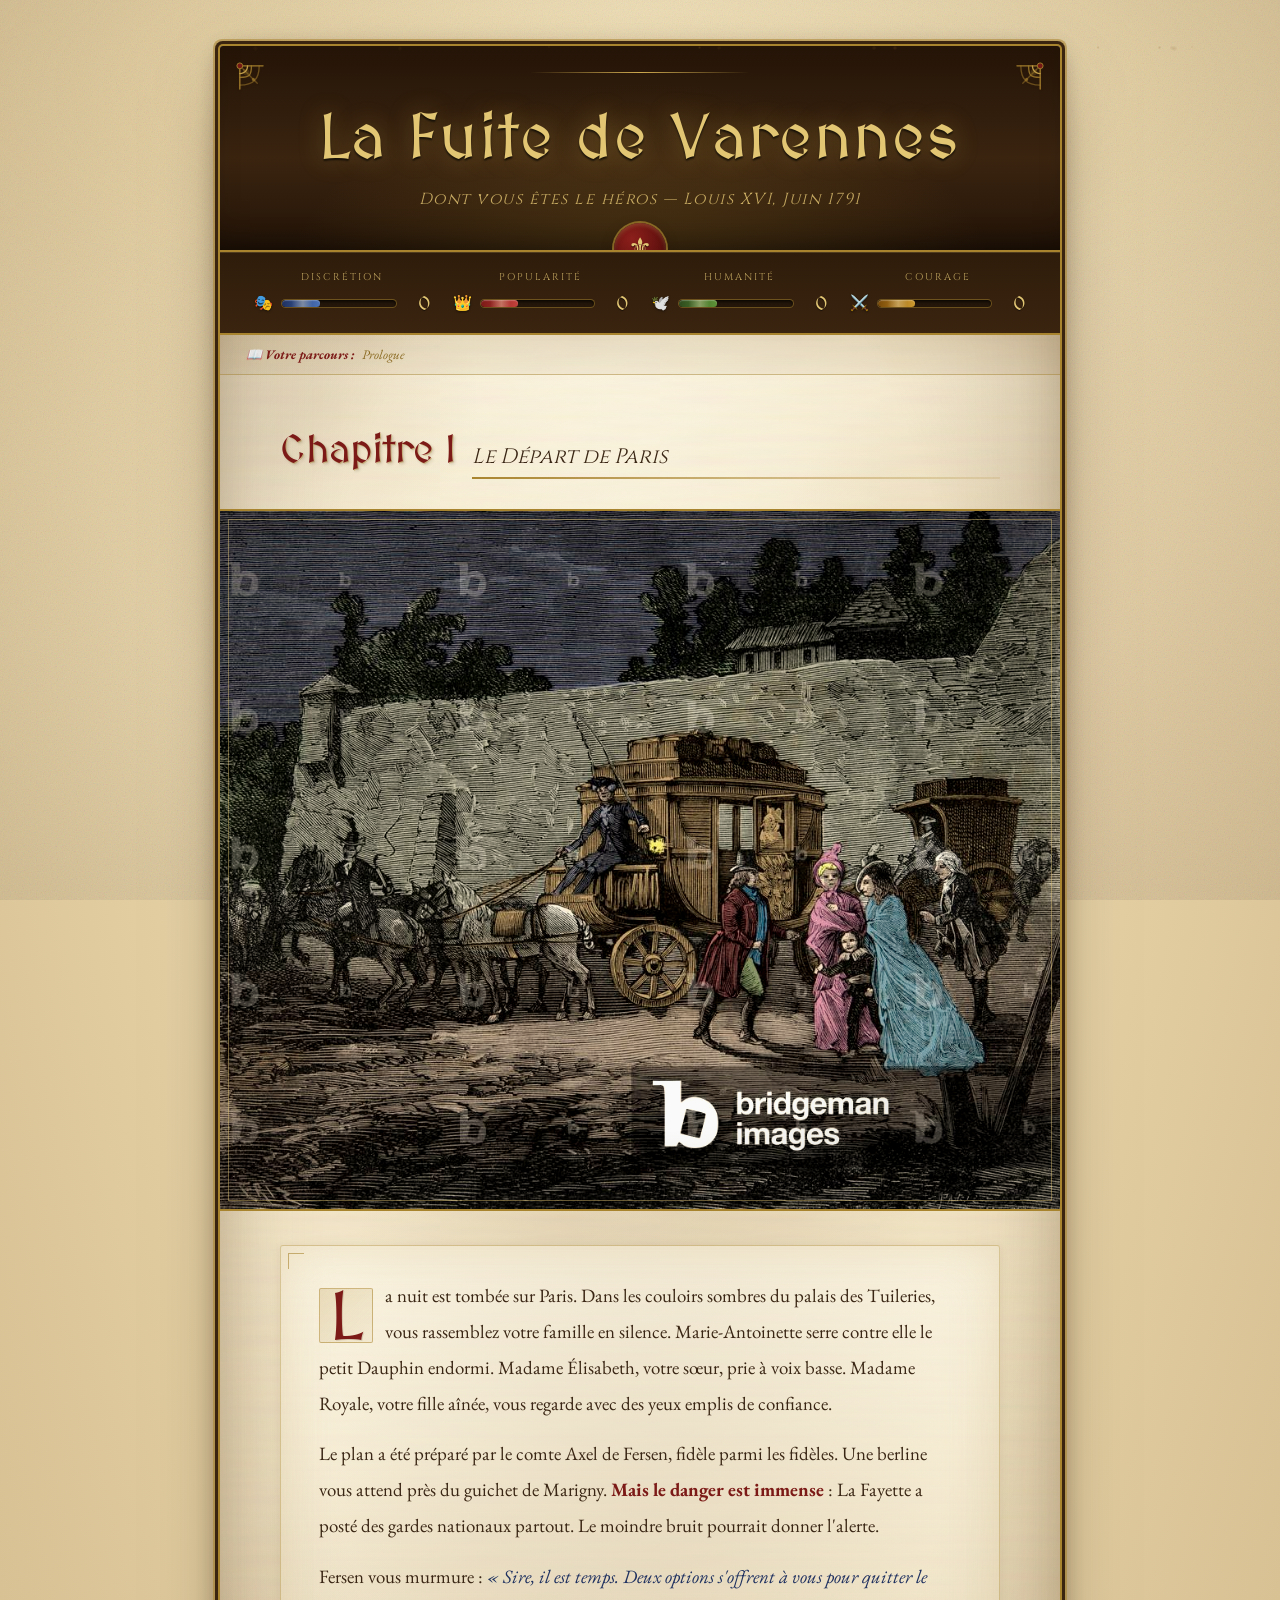
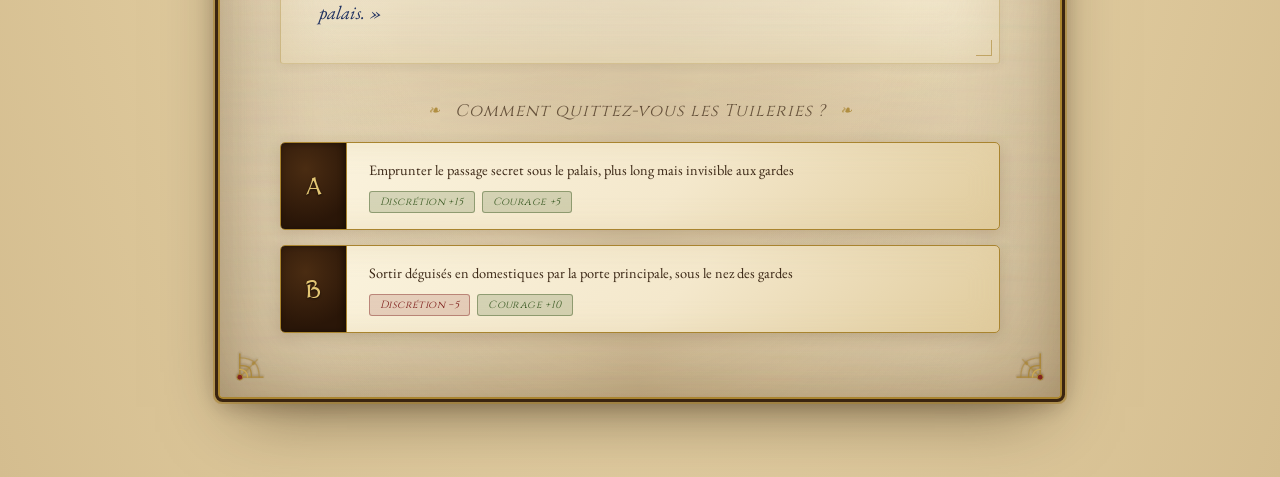
<file: histoirelouisXVI/Version 9/pages/game.html>
<!DOCTYPE html>
<html lang="fr">
<head>
  <meta charset="UTF-8">
  <meta name="viewport" content="width=device-width, initial-scale=1.0">
  <title>La Fuite de Varennes — Le Jeu</title>
  <!-- Polices grimoire : MedievalSharp (titres), Cinzel (sous-titres), EB Garamond (texte) -->
  <link href="https://fonts.googleapis.com/css2?family=MedievalSharp&family=Cinzel:wght@400;600;700&family=EB+Garamond:ital,wght@0,400;0,500;1,400&display=swap" rel="stylesheet">
  <!-- Styles partagés et styles spécifiques au jeu -->
  <link rel="stylesheet" href="../assets/css/common.css">
  <link rel="stylesheet" href="../assets/css/game.css">
</head>
<body>

<!-- Notification de changement de statistique (position fixe en haut à droite) -->
<div class="stat-change" id="statNotif"></div>

<!-- Conteneur du livre parchemin -->
<div class="book">
  <div class="page">

    <!-- Coins ornementaux dorés aux quatre angles -->
    <div class="corner corner-tl"><svg viewBox="0 0 64 64" fill="none" xmlns="http://www.w3.org/2000/svg"><g stroke="#a9842f" stroke-width="1.4" fill="none" stroke-linecap="round"><path d="M6 6 L6 30 M6 6 L30 6"/><path d="M6 6 L24 24" opacity="0.5"/><path d="M10 10 C10 22 22 10 10 10 Z" fill="#a9842f" opacity="0.25"/><path d="M6 18 C16 18 18 16 18 6" opacity="0.85"/><path d="M6 26 C20 26 26 20 26 6" opacity="0.55"/><path d="M14 6 C14 14 6 14 6 14" stroke="#cda94e"/></g><circle cx="6" cy="6" r="3" fill="#7c1a17" stroke="#a9842f" stroke-width="1"/><circle cx="20" cy="20" r="1.6" fill="#a9842f" opacity="0.7"/></svg></div>
    <div class="corner corner-tr"><svg viewBox="0 0 64 64" fill="none" xmlns="http://www.w3.org/2000/svg"><g stroke="#a9842f" stroke-width="1.4" fill="none" stroke-linecap="round"><path d="M6 6 L6 30 M6 6 L30 6"/><path d="M6 6 L24 24" opacity="0.5"/><path d="M10 10 C10 22 22 10 10 10 Z" fill="#a9842f" opacity="0.25"/><path d="M6 18 C16 18 18 16 18 6" opacity="0.85"/><path d="M6 26 C20 26 26 20 26 6" opacity="0.55"/><path d="M14 6 C14 14 6 14 6 14" stroke="#cda94e"/></g><circle cx="6" cy="6" r="3" fill="#7c1a17" stroke="#a9842f" stroke-width="1"/><circle cx="20" cy="20" r="1.6" fill="#a9842f" opacity="0.7"/></svg></div>
    <div class="corner corner-bl"><svg viewBox="0 0 64 64" fill="none" xmlns="http://www.w3.org/2000/svg"><g stroke="#a9842f" stroke-width="1.4" fill="none" stroke-linecap="round"><path d="M6 6 L6 30 M6 6 L30 6"/><path d="M6 6 L24 24" opacity="0.5"/><path d="M10 10 C10 22 22 10 10 10 Z" fill="#a9842f" opacity="0.25"/><path d="M6 18 C16 18 18 16 18 6" opacity="0.85"/><path d="M6 26 C20 26 26 20 26 6" opacity="0.55"/><path d="M14 6 C14 14 6 14 6 14" stroke="#cda94e"/></g><circle cx="6" cy="6" r="3" fill="#7c1a17" stroke="#a9842f" stroke-width="1"/><circle cx="20" cy="20" r="1.6" fill="#a9842f" opacity="0.7"/></svg></div>
    <div class="corner corner-br"><svg viewBox="0 0 64 64" fill="none" xmlns="http://www.w3.org/2000/svg"><g stroke="#a9842f" stroke-width="1.4" fill="none" stroke-linecap="round"><path d="M6 6 L6 30 M6 6 L30 6"/><path d="M6 6 L24 24" opacity="0.5"/><path d="M10 10 C10 22 22 10 10 10 Z" fill="#a9842f" opacity="0.25"/><path d="M6 18 C16 18 18 16 18 6" opacity="0.85"/><path d="M6 26 C20 26 26 20 26 6" opacity="0.55"/><path d="M14 6 C14 14 6 14 6 14" stroke="#cda94e"/></g><circle cx="6" cy="6" r="3" fill="#7c1a17" stroke="#a9842f" stroke-width="1"/><circle cx="20" cy="20" r="1.6" fill="#a9842f" opacity="0.7"/></svg></div>

    <!-- En-tête avec titre et sous-titre -->
    <div class="header">
      <h1>La Fuite de Varennes</h1>
      <p class="subtitle">Dont vous êtes le héros — Louis XVI, Juin 1791</p>
    </div>

    <!-- Barre de statistiques avec les quatre compteurs -->
    <div class="stats-bar" id="statsBar">
      <div class="stat">
        <div class="stat-label">Discrétion</div>
        <div class="stat-row">
          <span class="stat-icon">🎭</span>
          <div class="stat-track"><div class="stat-fill fill-discret" id="fill-discret" style="width:0%"></div></div>
          <span class="stat-num" id="num-discret">0</span>
        </div>
      </div>
      <div class="stat">
        <div class="stat-label">Popularité</div>
        <div class="stat-row">
          <span class="stat-icon">👑</span>
          <div class="stat-track"><div class="stat-fill fill-popular" id="fill-popular" style="width:0%"></div></div>
          <span class="stat-num" id="num-popular">0</span>
        </div>
      </div>
      <div class="stat">
        <div class="stat-label">Humanité</div>
        <div class="stat-row">
          <span class="stat-icon">🕊️</span>
          <div class="stat-track"><div class="stat-fill fill-human" id="fill-human" style="width:0%"></div></div>
          <span class="stat-num" id="num-human">0</span>
        </div>
      </div>
      <div class="stat">
        <div class="stat-label">Courage</div>
        <div class="stat-row">
          <span class="stat-icon">⚔️</span>
          <div class="stat-track"><div class="stat-fill fill-courage" id="fill-courage" style="width:0%"></div></div>
          <span class="stat-num" id="num-courage">0</span>
        </div>
      </div>
    </div>

    <!-- Fil d'ariane affichant le parcours du joueur -->
    <div class="breadcrumb" id="breadcrumb">
      <span>📖 Votre parcours :</span>
      <span id="breadcrumb-path">—</span>
    </div>

    <!-- Zone de contenu principale — les chapitres sont affichés ici -->
    <div class="content">

      <!-- ====== CHAPITRE I — Le Départ de Paris ====== -->
      <div class="chapter" id="ch-bloc1">
        <div class="bloc-tag">
          <span class="bloc-num">Chapitre I</span>
          <span class="bloc-title">Le Départ de Paris</span>
        </div>
        <div class="story-image">
          <img src="../assets/images/02_voyage_nuit.jpg" alt="Le carrosse royal voyageant de nuit">
          <div class="image-caption">Le carrosse royal s'élance dans la nuit — direction Montmédy</div>
        </div>
        <div class="narrative">
          <p>La nuit est tombée sur Paris. Dans les couloirs sombres du palais des Tuileries, vous rassemblez votre famille en silence. Marie-Antoinette serre contre elle le petit Dauphin endormi. Madame Élisabeth, votre sœur, prie à voix basse. Madame Royale, votre fille aînée, vous regarde avec des yeux emplis de confiance.</p>
          <p>Le plan a été préparé par le comte Axel de Fersen, fidèle parmi les fidèles. Une berline vous attend près du guichet de Marigny. <strong>Mais le danger est immense</strong> : La Fayette a posté des gardes nationaux partout. Le moindre bruit pourrait donner l'alerte.</p>
          <p>Fersen vous murmure : <em>« Sire, il est temps. Deux options s'offrent à vous pour quitter le palais. »</em></p>
        </div>
        <div class="choices-header">Comment quittez-vous les Tuileries ?</div>
        <div class="choices">
          <button class="choice-btn" onclick="goTo('ch-bloc2a', {discret:+15, courage:+5}, 'Passage secret')">
            <div class="choice-inner"><div class="choice-letter">A</div><div class="choice-body">
              <div class="choice-text">Emprunter le passage secret sous le palais, plus long mais invisible aux gardes</div>
              <div class="choice-effects"><span class="effect-tag effect-pos">Discrétion +15</span><span class="effect-tag effect-pos">Courage +5</span></div>
            </div></div>
          </button>
          <button class="choice-btn" onclick="goTo('ch-bloc2b', {discret:-5, courage:+10}, 'Sortie déguisés')">
            <div class="choice-inner"><div class="choice-letter">B</div><div class="choice-body">
              <div class="choice-text">Sortir déguisés en domestiques par la porte principale, sous le nez des gardes</div>
              <div class="choice-effects"><span class="effect-tag effect-neg">Discrétion −5</span><span class="effect-tag effect-pos">Courage +10</span></div>
            </div></div>
          </button>
        </div>
      </div>

      <!-- ====== CHAPITRE II-A — Passage secret ====== -->
      <div class="chapter" id="ch-bloc2a">
        <div class="bloc-tag">
          <span class="bloc-num">Chapitre II</span>
          <span class="bloc-title">Le Passage Secret</span>
        </div>
        <div class="story-image">
          <img src="../assets/images/02_voyage_nuit.jpg" alt="Le voyage nocturne vers la liberté">
          <div class="image-caption">La fuite dans la nuit — chaque minute compte</div>
        </div>
        <div class="narrative">
          <p>Vous empruntez un étroit passage souterrain qui mène sous les jardins. L'air est humide, les murs suintent. La reine retient un cri quand une araignée tombe sur son épaule. Le Dauphin dort toujours, bercé par les pas feutrés de sa mère.</p>
          <p>Après vingt longues minutes dans l'obscurité, vous émergez près du guichet de Marigny. <strong>La berline de Fersen est là</strong>, attelée de six chevaux, dissimulée sous les arbres. Le cocher, un homme de confiance, vous fait signe.</p>
          <p>Mais au moment de monter, Fersen vous prévient : <em>« Sire, un problème. La berline est immense — elle attirera l'attention. Je peux trouver deux voitures plus petites, mais cela prendra une heure de plus. »</em></p>
        </div>
        <div class="choices-header">Quel véhicule choisissez-vous ?</div>
        <div class="choices">
          <button class="choice-btn" onclick="goTo('ch-bloc3', {discret:-10}, 'La grande berline')">
            <div class="choice-inner"><div class="choice-letter">A</div><div class="choice-body">
              <div class="choice-text">Prendre la grande berline immédiatement — chaque minute compte</div>
              <div class="choice-effects"><span class="effect-tag effect-neg">Discrétion −10</span></div>
            </div></div>
          </button>
          <button class="choice-btn" onclick="goTo('ch-bloc3', {discret:+10, courage:-5}, 'Petites voitures')">
            <div class="choice-inner"><div class="choice-letter">B</div><div class="choice-body">
              <div class="choice-text">Attendre les deux voitures plus discrètes — la prudence avant tout</div>
              <div class="choice-effects"><span class="effect-tag effect-pos">Discrétion +10</span><span class="effect-tag effect-neg">Courage −5</span></div>
            </div></div>
          </button>
        </div>
      </div>

      <!-- ====== CHAPITRE II-B — Sortie déguisés ====== -->
      <div class="chapter" id="ch-bloc2b">
        <div class="bloc-tag">
          <span class="bloc-num">Chapitre II</span>
          <span class="bloc-title">La Sortie des Audacieux</span>
        </div>
        <div class="story-image">
          <img src="../assets/images/01_depart_paris.jpg" alt="La sortie déguisée des Tuileries">
          <div class="image-caption">Déguisés en domestiques, la famille royale franchit les portes</div>
        </div>
        <div class="narrative">
          <p>Vous enfilez les vêtements d'un valet. Marie-Antoinette porte la tenue sombre d'une gouvernante. Votre sœur Élisabeth joue le rôle d'une dame de compagnie. Les enfants sont emmitouflés dans des couvertures ordinaires.</p>
          <p>Le cœur battant, vous franchissez la porte principale. Un garde national vous dévisage. <em>« Hé ! Toi ! »</em> lance-t-il. Vous vous figez. <strong>Le temps s'arrête.</strong> Puis il ajoute : <em>« Tu as oublié ta lanterne, imbécile. »</em> Et il vous en tend une. Vous murmurez un remerciement et continuez.</p>
          <p>La berline attend au coin de la rue. <strong>Fersen vous presse</strong> : <em>« Vite, Sire. L'aube ne nous attendra pas. »</em></p>
        </div>
        <div class="choices-header">La berline est prête — que décidez-vous ?</div>
        <div class="choices">
          <button class="choice-btn" onclick="goTo('ch-bloc3', {discret:-10}, 'La grande berline')">
            <div class="choice-inner"><div class="choice-letter">A</div><div class="choice-body">
              <div class="choice-text">Monter directement dans la grande berline royale — pas de temps à perdre</div>
              <div class="choice-effects"><span class="effect-tag effect-neg">Discrétion −10</span></div>
            </div></div>
          </button>
          <button class="choice-btn" onclick="goTo('ch-bloc3', {discret:+10, courage:-5}, 'Petites voitures')">
            <div class="choice-inner"><div class="choice-letter">B</div><div class="choice-body">
              <div class="choice-text">Demander à Fersen de trouver des voitures plus modestes pour passer inaperçus</div>
              <div class="choice-effects"><span class="effect-tag effect-pos">Discrétion +10</span><span class="effect-tag effect-neg">Courage −5</span></div>
            </div></div>
          </button>
        </div>
      </div>

      <!-- ====== CHAPITRE III — Le Voyage de Nuit ====== -->
      <div class="chapter" id="ch-bloc3">
        <div class="bloc-tag">
          <span class="bloc-num">Chapitre III</span>
          <span class="bloc-title">Le Voyage dans la Nuit</span>
        </div>
        <div class="story-image">
          <img src="../assets/images/02_voyage_nuit.jpg" alt="Le voyage nocturne de la famille royale">
          <div class="image-caption">La berline royale fuyant Paris dans la nuit</div>
        </div>
        <div class="narrative">
          <p>Le cortège s'élance dans la nuit noire. Les routes de France défilent sous les roues. À Bondy, on change les chevaux. À Meaux, la reine s'endort enfin. Le Dauphin rêve, ignorant le destin qui se joue.</p>
          <p>Les heures passent. L'aube se lève sur la campagne champenoise. Les villages s'éveillent. À Châlons-en-Champagne, un maître de poste vous dévisage longuement en changeant les chevaux. <strong>Vous reconnaît-il ?</strong> Il ne dit rien… pour l'instant.</p>
          <p>Plus loin, à Sainte-Menehould, le maître de poste <strong>Jean-Baptiste Drouet</strong> compare votre visage à l'assignat qu'il tient en main — un billet portant le profil du roi. Ses yeux s'écarquillent. <em>Il sait.</em></p>
          <p>Drouet enfourche un cheval et galope vers Varennes pour vous devancer. <strong>La course contre la montre commence.</strong></p>
        </div>
        <div class="choices-header">On vous a peut-être reconnu — que faites-vous ?</div>
        <div class="choices">
          <button class="choice-btn" onclick="goTo('ch-bloc4a', {discret:+10, courage:+5}, 'Chemins de traverse')">
            <div class="choice-inner"><div class="choice-letter">A</div><div class="choice-body">
              <div class="choice-text">Changer d'itinéraire par les chemins de traverse pour semer d'éventuels poursuivants</div>
              <div class="choice-effects"><span class="effect-tag effect-pos">Discrétion +10</span><span class="effect-tag effect-pos">Courage +5</span></div>
            </div></div>
          </button>
          <button class="choice-btn" onclick="goTo('ch-bloc4b', {discret:-10, courage:+10}, 'Foncer vers Varennes')">
            <div class="choice-inner"><div class="choice-letter">B</div><div class="choice-body">
              <div class="choice-text">Foncer à toute vitesse vers Varennes — la frontière est si proche</div>
              <div class="choice-effects"><span class="effect-tag effect-neg">Discrétion −10</span><span class="effect-tag effect-pos">Courage +10</span></div>
            </div></div>
          </button>
        </div>
      </div>

      <!-- ====== CHAPITRE IV-A — Chemins de traverse ====== -->
      <div class="chapter" id="ch-bloc4a">
        <div class="bloc-tag">
          <span class="bloc-num">Chapitre IV</span>
          <span class="bloc-title">Les Chemins de Traverse</span>
        </div>
        <div class="story-image">
          <img src="../assets/images/02_voyage_nuit.jpg" alt="La berline dans les chemins de traverse">
          <div class="image-caption">Les chemins de traverse — un itinéraire risqué dans la nuit</div>
        </div>
        <div class="narrative">
          <p>Vous ordonnez au cocher de quitter la route principale. La berline s'enfonce dans des sentiers boueux et étroits bordés de forêts sombres. Les branches griffent les parois du carrosse. Marie-Antoinette serre le Dauphin plus fort.</p>
          <p>L'obscurité est totale. Soudain, <strong>une roue se brise</strong> dans une ornière profonde ! Le carrosse s'arrête brutalement. Le cocher jure. Il faudra au moins une heure pour réparer.</p>
          <p>Pendant ce temps, au loin, vous entendez le galop de Drouet qui file vers Varennes par la route principale. <em>Vous avez gagné de la discrétion, mais perdu un temps précieux.</em></p>
          <p>La roue est finalement réparée. Vous reprenez votre route et arrivez aux abords de Varennes. Il est presque minuit. La ville semble endormie… ou vous guette-t-elle ?</p>
        </div>
        <div class="choices-header">Vous approchez de Varennes — comment entrez-vous ?</div>
        <div class="choices">
          <button class="choice-btn" onclick="goTo('ch-bloc5a', {discret:+10, human:+5}, 'Contourner la ville')">
            <div class="choice-inner"><div class="choice-letter">A</div><div class="choice-body">
              <div class="choice-text">Contourner Varennes par les champs pour éviter le centre-ville</div>
              <div class="choice-effects"><span class="effect-tag effect-pos">Discrétion +10</span><span class="effect-tag effect-pos">Humanité +5</span></div>
            </div></div>
          </button>
          <button class="choice-btn" onclick="goTo('ch-bloc5b', {discret:-5, courage:+10}, 'Traverser au galop')">
            <div class="choice-inner"><div class="choice-letter">B</div><div class="choice-body">
              <div class="choice-text">Traverser Varennes au galop — chaque détour est du temps perdu</div>
              <div class="choice-effects"><span class="effect-tag effect-neg">Discrétion −5</span><span class="effect-tag effect-pos">Courage +10</span></div>
            </div></div>
          </button>
        </div>
      </div>

      <!-- ====== CHAPITRE IV-B — Foncer vers Varennes ====== -->
      <div class="chapter" id="ch-bloc4b">
        <div class="bloc-tag">
          <span class="bloc-num">Chapitre IV</span>
          <span class="bloc-title">La Course vers Varennes</span>
        </div>
        <div class="story-image">
          <img src="../assets/images/03_foule_varennes.jpg" alt="La course vers Varennes">
          <div class="image-caption">Les chevaux lancés au galop vers Varennes</div>
        </div>
        <div class="narrative">
          <p>Le cocher fouette les chevaux avec rage. La berline bondit sur la route, les passagers sont secoués violemment. Les enfants se réveillent en pleurant. Marie-Antoinette vous lance un regard où se mêlent la peur et la confiance.</p>
          <p>Les villages défilent dans la nuit : Clermont, Islettes… À chaque relais, vous perdez de précieuses minutes. <strong>Les chevaux sont épuisés.</strong> Les postillons murmurent entre eux — ils ont reconnu la livrée royale.</p>
          <p>Enfin, Varennes apparaît au détour d'un virage. Mais quelque chose cloche : <em>un barrage de charrettes bloque l'entrée du pont !</em> Drouet vous a devancé. La ville est alertée. Des lumières s'allument aux fenêtres.</p>
        </div>
        <div class="choices-header">Le pont est barricadé — que faites-vous ?</div>
        <div class="choices">
          <button class="choice-btn" onclick="goTo('ch-bloc5b', {courage:+15, discret:-10}, 'Forcer le barrage')">
            <div class="choice-inner"><div class="choice-letter">A</div><div class="choice-body">
              <div class="choice-text">Ordonner de forcer le barrage — la liberté est de l'autre côté</div>
              <div class="choice-effects"><span class="effect-tag effect-pos">Courage +15</span><span class="effect-tag effect-neg">Discrétion −10</span></div>
            </div></div>
          </button>
          <button class="choice-btn" onclick="goTo('ch-bloc5a', {human:+10, popular:+5}, 'Parlementer')">
            <div class="choice-inner"><div class="choice-letter">B</div><div class="choice-body">
              <div class="choice-text">Descendre du carrosse et tenter de parlementer avec les habitants</div>
              <div class="choice-effects"><span class="effect-tag effect-pos">Humanité +10</span><span class="effect-tag effect-pos">Popularité +5</span></div>
            </div></div>
          </button>
        </div>
      </div>

      <!-- ====== CHAPITRE V-A — Face au peuple ====== -->
      <div class="chapter" id="ch-bloc5a">
        <div class="bloc-tag">
          <span class="bloc-num">Chapitre V</span>
          <span class="bloc-title">Face au Peuple</span>
        </div>
        <div class="story-image">
          <img src="../assets/images/03_foule_varennes.jpg" alt="La foule se rassemble autour du carrosse royal">
          <div class="image-caption">La foule de Varennes encercle la berline royale</div>
        </div>
        <div class="narrative">
          <p>Malgré vos efforts, la nouvelle de votre passage s'est répandue. Le tocsin sonne dans la nuit ! Les habitants de Varennes sortent dans les rues, armés de fourches, de piques et de vieux mousquets. Des torches éclairent la scène d'une lumière tremblante et orangée.</p>
          <p>Le procureur de la commune, <strong>Jean-Baptiste Sauce</strong>, s'approche du carrosse. C'est un homme simple, un épicier devenu magistrat par la force des événements. Il vous demande poliment vos papiers. Votre faux passeport est au nom de la « baronne de Korff », dont vous êtes censé être le valet de chambre.</p>
          <p>Sauce examine le document, hésite. La foule gronde derrière lui. Un vieil homme lance : <em>« C'est le roi ! J'ai servi à Versailles, je le reconnais ! »</em> Sauce vous regarde droit dans les yeux.</p>
        </div>
        <div class="choices-header">Sauce vous demande votre identité — que répondez-vous ?</div>
        <div class="choices">
          <button class="choice-btn" onclick="goTo('ch-bloc6a', {discret:+5, human:-5}, 'Nier son identité')">
            <div class="choice-inner"><div class="choice-letter">A</div><div class="choice-body">
              <div class="choice-text">Nier fermement — « Je suis la baronne de Korff, en voyage avec ma famille »</div>
              <div class="choice-effects"><span class="effect-tag effect-pos">Discrétion +5</span><span class="effect-tag effect-neg">Humanité −5</span></div>
            </div></div>
          </button>
          <button class="choice-btn" onclick="goTo('ch-bloc6b', {popular:+15, courage:+10, discret:-20}, 'Révéler son identité')">
            <div class="choice-inner"><div class="choice-letter">B</div><div class="choice-body">
              <div class="choice-text">Révéler votre identité royale — « Oui, je suis votre roi. »</div>
              <div class="choice-effects"><span class="effect-tag effect-pos">Popularité +15</span><span class="effect-tag effect-pos">Courage +10</span><span class="effect-tag effect-neg">Discrétion −20</span></div>
            </div></div>
          </button>
        </div>
      </div>

      <!-- ====== CHAPITRE V-B — Traversée forcée ====== -->
      <div class="chapter" id="ch-bloc5b">
        <div class="bloc-tag">
          <span class="bloc-num">Chapitre V</span>
          <span class="bloc-title">Le Forçage du Passage</span>
        </div>
        <div class="story-image">
          <img src="../assets/images/04_arrestation_varennes.jpg" alt="Le forçage du passage à Varennes">
          <div class="image-caption">La confrontation avec la foule de Varennes</div>
        </div>
        <div class="narrative">
          <p>Le carrosse s'élance vers le centre de Varennes. Les chevaux hennissent, les pavés résonnent dans la nuit. <strong>Mais le pont sur l'Aire est barricadé !</strong> Des charrettes renversées et des tonneaux bloquent le passage.</p>
          <p>Vos gardes du corps, les trois anciens gardes du corps déguisés en courriers, tirent leurs épées. La foule recule un instant, terrorisée. Mais ils sont des centaines et vous n'êtes qu'une poignée.</p>
          <p>Le procureur Sauce arrive en courant, suivi de la Garde nationale locale. Il lève la main : <em>« Au nom de la Nation, arrêtez-vous ! »</em> Derrière lui, des hommes armés pointent leurs fusils vers la berline. <strong>Marie-Antoinette pousse un cri.</strong></p>
        </div>
        <div class="choices-header">Vos gardes sont prêts à se battre — que leur ordonnez-vous ?</div>
        <div class="choices">
          <button class="choice-btn" onclick="goTo('ch-bloc6c', {human:+10, popular:+10}, 'Ranger les armes')">
            <div class="choice-inner"><div class="choice-letter">A</div><div class="choice-body">
              <div class="choice-text">Ordonner à vos gardes de ranger leurs armes — vous refusez le sang</div>
              <div class="choice-effects"><span class="effect-tag effect-pos">Humanité +10</span><span class="effect-tag effect-pos">Popularité +10</span></div>
            </div></div>
          </button>
          <button class="choice-btn" onclick="goTo('ch-bloc6d', {popular:-25, courage:+15, human:-15}, 'Charger')">
            <div class="choice-inner"><div class="choice-letter">B</div><div class="choice-body">
              <div class="choice-text">Ordonner de charger à travers la barricade — la liberté ou la mort</div>
              <div class="choice-effects"><span class="effect-tag effect-neg">Popularité −25</span><span class="effect-tag effect-pos">Courage +15</span><span class="effect-tag effect-neg">Humanité −15</span></div>
            </div></div>
          </button>
        </div>
      </div>

      <!-- ====== CHAPITRE VI-A — Nier son identité ====== -->
      <div class="chapter" id="ch-bloc6a">
        <div class="bloc-tag"><span class="bloc-num">Chapitre VI</span><span class="bloc-title">Le Mensonge du Roi</span></div>
        <div class="story-image">
          <img src="../assets/images/05_maison_sauce.jpg" alt="Le roi face au procureur Sauce">
          <div class="image-caption">Face au procureur Sauce — le mensonge tiendra-t-il ?</div>
        </div>
        <div class="narrative">
          <p>Vous maintenez votre couverture : <em>« Je suis la baronne de Korff, et j'exige qu'on nous laisse passer ! »</em> Sauce hésite. Le document semble en ordre. Mais la foule n'est pas dupe.</p>
          <p>Un ancien soldat s'avance et désigne un assignat : <strong>« Regardez ! C'est le même visage ! »</strong> Le murmure parcourt la foule comme une vague. Sauce se tourne vers vous, embarrassé. <em>« Madame… ou plutôt, Sire… je dois vous demander de patienter chez moi, le temps de vérifier. »</em></p>
          <p>Il est inutile de résister davantage. On vous conduit dans la maison de Sauce, épicier de son état, transformée en prison improvisée pour un roi.</p>
        </div>
        <div class="choices-header">Vous êtes conduit chez Sauce — comment réagissez-vous ?</div>
        <div class="choices">
          <button class="choice-btn" onclick="goTo('ch-bloc7a', {popular:+10, human:+10}, 'Accepter avec dignité')">
            <div class="choice-inner"><div class="choice-letter">A</div><div class="choice-body">
              <div class="choice-text">Accepter avec dignité royale — garder la tête haute face à l'adversité</div>
              <div class="choice-effects"><span class="effect-tag effect-pos">Popularité +10</span><span class="effect-tag effect-pos">Humanité +10</span></div>
            </div></div>
          </button>
          <button class="choice-btn" onclick="goTo('ch-bloc7b', {courage:+15, discret:+5}, 'Tenter de corrompre')">
            <div class="choice-inner"><div class="choice-letter">B</div><div class="choice-body">
              <div class="choice-text">Tenter de corrompre Sauce — offrir de l'or pour qu'il vous laisse partir</div>
              <div class="choice-effects"><span class="effect-tag effect-pos">Courage +15</span><span class="effect-tag effect-pos">Discrétion +5</span></div>
            </div></div>
          </button>
        </div>
      </div>

      <!-- ====== CHAPITRE VI-B — Révéler son identité ====== -->
      <div class="chapter" id="ch-bloc6b">
        <div class="bloc-tag"><span class="bloc-num">Chapitre VI</span><span class="bloc-title">Le Roi se Dévoile</span></div>
        <div class="story-image">
          <img src="../assets/images/04_arrestation_varennes.jpg" alt="L'arrestation de la famille royale">
          <div class="image-caption">Le roi reconnu et arrêté par les habitants de Varennes</div>
        </div>
        <div class="narrative">
          <p>Vous descendez du carrosse avec toute la majesté dont vous êtes capable. <em>« Mes amis, oui, je suis votre roi. »</em> Un silence de mort tombe sur la place. Puis un murmure émerveillé parcourt la foule.</p>
          <p>Des hommes retirent leur chapeau. Des femmes font la révérence par habitude. Un vieil homme tombe à genoux. <strong>Mais d'autres serrent leurs armes plus fort.</strong> La Nation et le Roi se font face dans la nuit de Varennes.</p>
          <p>Sauce, profondément troublé, vous invite chez lui : <em>« Sire, venez vous reposer chez moi. Il fait froid pour les enfants. Nous verrons demain. »</em> C'est une invitation qui ressemble à une arrestation.</p>
        </div>
        <div class="choices-header">Sauce vous invite chez lui — que faites-vous ?</div>
        <div class="choices">
          <button class="choice-btn" onclick="goTo('ch-bloc7a', {popular:+10, human:+10}, 'Accepter')">
            <div class="choice-inner"><div class="choice-letter">A</div><div class="choice-body">
              <div class="choice-text">Accepter son hospitalité — montrer que le roi est aussi un père de famille</div>
              <div class="choice-effects"><span class="effect-tag effect-pos">Popularité +10</span><span class="effect-tag effect-pos">Humanité +10</span></div>
            </div></div>
          </button>
          <button class="choice-btn" onclick="goTo('ch-bloc7c', {courage:+20, popular:+5}, 'Haranguer la foule')">
            <div class="choice-inner"><div class="choice-letter">B</div><div class="choice-body">
              <div class="choice-text">Profiter du moment pour haranguer la foule — rallier le peuple à votre cause</div>
              <div class="choice-effects"><span class="effect-tag effect-pos">Courage +20</span><span class="effect-tag effect-pos">Popularité +5</span></div>
            </div></div>
          </button>
        </div>
      </div>

      <!-- ====== CHAPITRE VI-C — Ranger les armes ====== -->
      <div class="chapter" id="ch-bloc6c">
        <div class="bloc-tag"><span class="bloc-num">Chapitre VI</span><span class="bloc-title">La Sagesse du Roi</span></div>
        <div class="story-image">
          <img src="../assets/images/04_arrestation_varennes.jpg" alt="Le roi ordonne de ranger les armes">
          <div class="image-caption">Le roi ordonne la paix face au peuple armé</div>
        </div>
        <div class="narrative">
          <p><em>« Rangez vos armes, messieurs. Je ne veux pas qu'une seule goutte de sang français coule par ma faute. »</em> Vos gardes obéissent, à contrecœur. La foule, stupéfaite par cette noblesse, baisse aussi ses armes.</p>
          <p>Le procureur Sauce s'avance, visiblement ému. <strong>Il reconnaît votre visage</strong> — le roi qu'il a vu sur les assignats, sur les gravures. Mais il voit aussi un père qui protège ses enfants endormis.</p>
          <p><em>« Sire… venez chez moi. Les enfants ont besoin de repos. Nous réglerons cette affaire au matin. »</em></p>
        </div>
        <div class="choices-header">Vous êtes reconnu — que faites-vous ?</div>
        <div class="choices">
          <button class="choice-btn" onclick="goTo('ch-bloc7a', {popular:+10, human:+5}, 'Suivre Sauce')">
            <div class="choice-inner"><div class="choice-letter">A</div><div class="choice-body">
              <div class="choice-text">Suivre Sauce chez lui avec dignité — accepter la situation</div>
              <div class="choice-effects"><span class="effect-tag effect-pos">Popularité +10</span><span class="effect-tag effect-pos">Humanité +5</span></div>
            </div></div>
          </button>
          <button class="choice-btn" onclick="goTo('ch-bloc7b', {courage:+10, discret:+5}, 'Négocier')">
            <div class="choice-inner"><div class="choice-letter">B</div><div class="choice-body">
              <div class="choice-text">Tenter de négocier : promettre des récompenses en échange de votre liberté</div>
              <div class="choice-effects"><span class="effect-tag effect-pos">Courage +10</span><span class="effect-tag effect-pos">Discrétion +5</span></div>
            </div></div>
          </button>
        </div>
      </div>

      <!-- ====== CHAPITRE VI-D — Charger la barricade ====== -->
      <div class="chapter" id="ch-bloc6d">
        <div class="bloc-tag"><span class="bloc-num">Chapitre VI</span><span class="bloc-title">La Charge Désespérée</span></div>
        <div class="story-image">
          <img src="../assets/images/04_arrestation_varennes.jpg" alt="La charge contre la barricade">
          <div class="image-caption">La charge désespérée contre la barricade de Varennes</div>
        </div>
        <div class="narrative">
          <p><em>« En avant ! »</em> Vos gardes éperonnent leurs chevaux et chargent la barricade. Des coups de feu éclatent dans la nuit ! Un garde tombe de sa monture. La foule hurle et se disperse dans la panique.</p>
          <p>Le carrosse percute les charrettes, les tonneaux volent en éclats. <strong>Mais le passage est trop étroit !</strong> La berline reste coincée. Les chevaux se cabrent, affolés par les cris et les coups de feu. Marie-Antoinette protège les enfants de son corps.</p>
          <p>En quelques minutes, la Garde nationale vous encercle. Des dizaines de fusils pointés sur vous. <strong>Un soldat blesse l'un de vos gardes.</strong> Le sang coule sur les pavés de Varennes. C'est terminé.</p>
        </div>
        <div class="choices-header">Vous êtes encerclé — dernier choix</div>
        <div class="choices">
          <button class="choice-btn" onclick="goTo('ch-fin-honteux', {human:+15, popular:-10}, 'Se rendre')">
            <div class="choice-inner"><div class="choice-letter">A</div><div class="choice-body">
              <div class="choice-text">Vous rendre immédiatement pour arrêter le bain de sang</div>
              <div class="choice-effects"><span class="effect-tag effect-pos">Humanité +15</span><span class="effect-tag effect-neg">Popularité −10</span></div>
            </div></div>
          </button>
          <button class="choice-btn" onclick="goTo('ch-fin-tragique', {courage:+20, human:-20, popular:-20}, 'Combattre')">
            <div class="choice-inner"><div class="choice-letter">B</div><div class="choice-body">
              <div class="choice-text">Ordonner à vos gardes de combattre jusqu'au bout — mourir en roi</div>
              <div class="choice-effects"><span class="effect-tag effect-pos">Courage +20</span><span class="effect-tag effect-neg">Humanité −20</span><span class="effect-tag effect-neg">Popularité −20</span></div>
            </div></div>
          </button>
        </div>
      </div>

      <!-- ====== CHAPITRE VII-A — Chez Sauce ====== -->
      <div class="chapter" id="ch-bloc7a">
        <div class="bloc-tag"><span class="bloc-num">Chapitre VII</span><span class="bloc-title">La Maison Sauce</span></div>
        <div class="story-image">
          <img src="../assets/images/05_maison_sauce.jpg" alt="La famille royale chez le procureur Sauce">
          <div class="image-caption">La famille royale retenue dans la maison de l'épicier Sauce</div>
        </div>
        <div class="narrative">
          <p>La maison de Sauce est petite, encombrée de tonneaux et de marchandises. L'épicière, Madame Sauce, s'affaire à préparer un lit pour les enfants royaux. Elle est émue de voir la reine, si belle et si pâle, bercer le Dauphin dans cette arrière-boutique misérable.</p>
          <p>Marie-Antoinette murmure : <em>« Mon Dieu, en sommes-nous réduits à cela ? »</em> Mais Madame Sauce apporte du lait chaud pour les enfants, et la reine la remercie avec une grâce qui touche tous les témoins.</p>
          <p>Les heures passent. La nuit s'écoule dans une attente insupportable. <strong>Deux émissaires de l'Assemblée nationale</strong> arrivent à l'aube avec un décret formel : le roi doit rentrer à Paris. Mais le marquis de Bouillé, votre allié, a aussi envoyé un message — ses hussards approchent.</p>
          <p><strong>C'est une course entre les révolutionnaires et les royalistes.</strong> Que faites-vous ?</p>
        </div>
        <div class="choices-header">L'aube se lève — une dernière chance</div>
        <div class="choices">
          <button class="choice-btn" onclick="goTo('ch-bloc8a', {human:+15, popular:+10, courage:-5}, 'Obéir au décret')">
            <div class="choice-inner"><div class="choice-letter">A</div><div class="choice-body">
              <div class="choice-text">Obéir au décret de l'Assemblée — accepter le retour à Paris avec dignité</div>
              <div class="choice-effects"><span class="effect-tag effect-pos">Humanité +15</span><span class="effect-tag effect-pos">Popularité +10</span><span class="effect-tag effect-neg">Courage −5</span></div>
            </div></div>
          </button>
          <button class="choice-btn" onclick="goTo('ch-bloc8b', {courage:+20, discret:-10}, 'Attendre les hussards')">
            <div class="choice-inner"><div class="choice-letter">B</div><div class="choice-body">
              <div class="choice-text">Gagner du temps en attendant les hussards de Bouillé — l'évasion est encore possible</div>
              <div class="choice-effects"><span class="effect-tag effect-pos">Courage +20</span><span class="effect-tag effect-neg">Discrétion −10</span></div>
            </div></div>
          </button>
        </div>
      </div>

      <!-- ====== CHAPITRE VII-B — Corrompre ====== -->
      <div class="chapter" id="ch-bloc7b">
        <div class="bloc-tag"><span class="bloc-num">Chapitre VII</span><span class="bloc-title">L'Or du Roi</span></div>
        <div class="story-image">
          <img src="../assets/images/05_maison_sauce.jpg" alt="Tentative de corruption chez Sauce">
          <div class="image-caption">Dans l'arrière-boutique de Sauce — l'or contre la liberté</div>
        </div>
        <div class="narrative">
          <p>Dans l'intimité de la maison Sauce, vous tentez votre chance. Vous sortez une bourse lourde d'or et la posez sur la table. <em>« Monsieur Sauce, une fortune pour vous et votre famille. Laissez-nous partir avant l'aube. »</em></p>
          <p>Sauce regarde l'or, puis vous, puis l'or à nouveau. Ses mains tremblent. <strong>C'est plus d'argent qu'il n'en verra jamais.</strong> Sa femme lui saisit le bras : <em>« Prends-le ! Qu'est-ce que ça peut faire ? »</em></p>
          <p>Mais Sauce secoue la tête : <em>« Je ne puis, Sire. La Garde nationale est devant ma porte. Si je vous laisse partir, c'est moi qu'on pendra. »</em> Il repousse la bourse. <strong>L'or n'achète pas la liberté.</strong></p>
          <p>L'aube approche. Les émissaires de l'Assemblée arrivent bientôt.</p>
        </div>
        <div class="choices-header">La corruption a échoué — que reste-t-il ?</div>
        <div class="choices">
          <button class="choice-btn" onclick="goTo('ch-bloc8a', {human:+10, popular:+5}, 'Accepter son sort')">
            <div class="choice-inner"><div class="choice-letter">A</div><div class="choice-body">
              <div class="choice-text">Accepter votre sort — le roi doit savoir perdre avec grâce</div>
              <div class="choice-effects"><span class="effect-tag effect-pos">Humanité +10</span><span class="effect-tag effect-pos">Popularité +5</span></div>
            </div></div>
          </button>
          <button class="choice-btn" onclick="goTo('ch-bloc8b', {courage:+15, discret:-5}, 'Fuir par la fenêtre')">
            <div class="choice-inner"><div class="choice-letter">B</div><div class="choice-body">
              <div class="choice-text">Tenter de fuir par la fenêtre arrière pendant que les gardes changent de poste</div>
              <div class="choice-effects"><span class="effect-tag effect-pos">Courage +15</span><span class="effect-tag effect-neg">Discrétion −5</span></div>
            </div></div>
          </button>
        </div>
      </div>

      <!-- ====== CHAPITRE VII-C — Haranguer ====== -->
      <div class="chapter" id="ch-bloc7c">
        <div class="bloc-tag"><span class="bloc-num">Chapitre VII</span><span class="bloc-title">Le Discours du Roi</span></div>
        <div class="story-image">
          <img src="../assets/images/03_foule_varennes.jpg" alt="Le roi harangue la foule">
          <div class="image-caption">Le roi harangue le peuple de Varennes depuis son carrosse</div>
        </div>
        <div class="narrative">
          <p>Vous montez sur le marchepied du carrosse pour dominer la foule. Le silence se fait. Toutes les torches éclairent votre visage. <strong>C'est le moment de vérité.</strong></p>
          <p><em>« Peuple de Varennes ! Je suis Louis, votre roi, et aussi votre père. Je ne fuis pas mon peuple — je fuis ceux qui veulent détruire la France ! Les factieux de Paris veulent ma tête, mais c'est la vôtre qu'ils prendront ensuite ! »</em></p>
          <p>Des voix s'élèvent : certaines crient « Vive le Roi ! », d'autres « Vive la Nation ! ». La foule est divisée. Un moment de flottement extraordinaire où l'Histoire hésite. Sauce saisit votre bras : <em>« Sire, venez chez moi. La nuit porte conseil. »</em></p>
        </div>
        <div class="choices-header">Votre discours a semé le doute — que faites-vous ?</div>
        <div class="choices">
          <button class="choice-btn" onclick="goTo('ch-bloc8b', {courage:+15, popular:+10}, 'Continuer le discours')">
            <div class="choice-inner"><div class="choice-letter">A</div><div class="choice-body">
              <div class="choice-text">Continuer votre discours — tenter de retourner la foule en votre faveur</div>
              <div class="choice-effects"><span class="effect-tag effect-pos">Courage +15</span><span class="effect-tag effect-pos">Popularité +10</span></div>
            </div></div>
          </button>
          <button class="choice-btn" onclick="goTo('ch-bloc7a', {human:+10}, 'Suivre Sauce')">
            <div class="choice-inner"><div class="choice-letter">B</div><div class="choice-body">
              <div class="choice-text">Suivre Sauce chez lui — protéger votre famille d'abord</div>
              <div class="choice-effects"><span class="effect-tag effect-pos">Humanité +10</span></div>
            </div></div>
          </button>
        </div>
      </div>

      <!-- ====== CHAPITRE VIII-A — Retour à Paris ====== -->
      <div class="chapter" id="ch-bloc8a">
        <div class="bloc-tag"><span class="bloc-num">Chapitre VIII</span><span class="bloc-title">Le Long Retour</span></div>
        <div class="story-image">
          <img src="../assets/images/06_retour_paris.jpg" alt="Le retour de Louis XVI à Paris">
          <div class="image-caption">Retour de Varennes — Arrivée de Louis XVI à Paris, le 25 juin 1791</div>
        </div>
        <div class="narrative">
          <p>Le cortège reprend la route vers Paris, escorté par des milliers de gardes nationaux et une foule immense. Le voyage du retour est une épreuve d'humiliation. Trois jours de route sous la chaleur de juin, dans un silence de plomb.</p>
          <p>À chaque village, la foule se masse en silence sur les bords de la route. <strong>Personne n'ôte son chapeau.</strong> C'est l'ordre de l'Assemblée : ne montrer aucun signe de respect au roi fugitif. Ce silence est plus terrible que la haine.</p>
          <p>Marie-Antoinette, épuisée, découvre une mèche de cheveux blancs dans son reflet — elle a vieilli de dix ans en trois jours. Le petit Dauphin demande : <em>« Papa, pourquoi les gens ne nous aiment plus ? »</em></p>
          <p>Aux portes de Paris, la foule est dense, menaçante, mais disciplinée. <strong>Des affiches proclament : « Quiconque applaudira le roi sera bastonné. Quiconque l'insultera sera pendu. »</strong> Le 25 juin 1791, vous entrez aux Tuileries — non plus en roi, mais en prisonnier.</p>
        </div>
        <div class="ending-screen">
          <span class="ending-emblem">⛓️</span>
          <div class="ending-box ending-neutral">
            <div class="ending-title">Le Roi Prisonnier</div>
            <div class="ending-text">Vous êtes ramené à Paris, où l'Assemblée nationale vous suspend temporairement de vos fonctions. Officiellement, on prétend que vous avez été « enlevé » — un mensonge de convenance pour préserver la monarchie constitutionnelle un temps encore.<br><br><strong>Mais la confiance est brisée à jamais.</strong> Le peuple sait désormais que son roi a voulu fuir. Le 10 août 1792, les Tuileries sont prises d'assaut. Le 21 janvier 1793, vous montez à l'échafaud avec le courage d'un homme qui a fait la paix avec son destin.<br><br>Votre dignité lors du retour et votre refus de faire couler le sang vous valent le respect de certains — même parmi vos ennemis. L'Histoire retiendra un roi honnête, dépassé par son époque, mais jamais cruel.</div>
          </div>
          <div class="final-stats" id="final-stats-8a"></div>
          <button class="restart-btn" onclick="restartGame()">⚜ Recommencer l'Aventure ⚜</button>
        </div>
      </div>

      <!-- ====== CHAPITRE VIII-B — Attendre les hussards ====== -->
      <div class="chapter" id="ch-bloc8b">
        <div class="bloc-tag"><span class="bloc-num">Chapitre VIII</span><span class="bloc-title">Le Dernier Espoir</span></div>
        <div class="story-image">
          <img src="../assets/images/07_fuite_reussie.jpg" alt="Les hussards arrivent à Varennes">
          <div class="image-caption">Les hussards de Bouillé — le dernier espoir du roi</div>
        </div>
        <div class="narrative">
          <p>Vous gagnez du temps. Chaque minute qui passe rapproche les hussards du marquis de Bouillé. Vous posez des questions, demandez à manger, réclamez du vin pour les enfants. Sauce, embarrassé, obtempère.</p>
          <p>Soudain, le bruit de sabots ! <strong>Quarante hussards de Bouillé arrivent à Varennes !</strong> Leur colonel, le comte de Damas, entre dans la maison Sauce, l'épée au poing : <em>« Sire, nous sommes là ! Donnez l'ordre et nous vous libérons ! »</em></p>
          <p>Mais dehors, des milliers d'habitants encerclent la maison. La Garde nationale a braqué un canon sur la porte. <strong>Si les hussards chargent, ce sera un massacre.</strong> Les soldats eux-mêmes hésitent — fraterniseront-ils avec le peuple ou obéiront-ils ?</p>
        </div>
        <div class="choices-header">Les hussards sont là — l'ultime décision</div>
        <div class="choices">
          <button class="choice-btn" onclick="goTo('ch-fin-fuite', {courage:+20, human:-10, discret:-15}, 'Ordonner la libération')">
            <div class="choice-inner"><div class="choice-letter">A</div><div class="choice-body">
              <div class="choice-text">Ordonner aux hussards de vous libérer par la force — c'est maintenant ou jamais</div>
              <div class="choice-effects"><span class="effect-tag effect-pos">Courage +20</span><span class="effect-tag effect-neg">Humanité −10</span><span class="effect-tag effect-neg">Discrétion −15</span></div>
            </div></div>
          </button>
          <button class="choice-btn" onclick="goTo('ch-bloc8a', {human:+20, popular:+10, courage:-10}, 'Renoncer')">
            <div class="choice-inner"><div class="choice-letter">B</div><div class="choice-body">
              <div class="choice-text">Renoncer — « Je ne veux pas qu'un seul homme meure pour moi cette nuit »</div>
              <div class="choice-effects"><span class="effect-tag effect-pos">Humanité +20</span><span class="effect-tag effect-pos">Popularité +10</span><span class="effect-tag effect-neg">Courage −10</span></div>
            </div></div>
          </button>
        </div>
      </div>

      <!-- ====== FIN — Fuite réussie ====== -->
      <div class="chapter" id="ch-fin-fuite">
        <div class="bloc-tag"><span class="bloc-num">Épilogue</span><span class="bloc-title">L'Évasion</span></div>
        <div class="story-image">
          <img src="../assets/images/07_fuite_reussie.jpg" alt="La fuite réussie du roi">
          <div class="image-caption">Une fin alternative : le roi parvient à s'échapper</div>
        </div>
        <div class="narrative">
          <p>Les hussards chargent ! Le canon tonne, mais le tir passe au-dessus du carrosse. Dans la confusion, vos soldats ouvrent un passage. La berline s'élance hors de Varennes dans un fracas de sabots et de cris.</p>
          <p>Vous galopez vers la frontière. Le soleil se lève sur la Meuse. <strong>Les couleurs de l'Autriche apparaissent au loin.</strong> Marie-Antoinette pleure de soulagement. Le Dauphin s'exclame : <em>« Papa, on a gagné ? »</em></p>
          <p>Vous êtes libre. Mais derrière vous, la France s'embrase.</p>
        </div>
        <div class="ending-screen">
          <span class="ending-emblem">🏇</span>
          <div class="ending-box ending-good">
            <div class="ending-title">L'Évasion Réussie !</div>
            <div class="ending-text">Vous parvenez à fuir Varennes grâce à l'intervention des hussards de Bouillé. La famille royale traverse la frontière et se réfugie auprès des armées autrichiennes. Vous êtes libre.<br><br><strong>Mais à quel prix ?</strong> Le sang a coulé à Varennes. L'Assemblée vous déclare traître à la Nation. La guerre civile éclate, puis la guerre européenne. Des milliers meurent dans les batailles qui suivent.<br><br>Vous avez sauvé votre famille… mais l'Histoire vous jugera comme le roi qui a abandonné son peuple. La France ne vous pardonnera jamais — et peut-être que vous non plus.</div>
          </div>
          <div class="final-stats" id="final-stats-fin-fuite"></div>
          <button class="restart-btn" onclick="restartGame()">⚜ Recommencer l'Aventure ⚜</button>
        </div>
      </div>

      <!-- ====== FIN — Retour honteux ====== -->
      <div class="chapter" id="ch-fin-honteux">
        <div class="bloc-tag"><span class="bloc-num">Épilogue</span><span class="bloc-title">Le Retour dans le Sang</span></div>
        <div class="story-image">
          <img src="../assets/images/06_retour_paris.jpg" alt="Le retour humiliant à Paris">
          <div class="image-caption">Le cortège royal ramené à Paris sous escorte armée</div>
        </div>
        <div class="narrative">
          <p>Vous vous rendez après la violence. Le retour à Paris est un calvaire. La foule, informée des coups de feu, vous accueille avec une haine froide. Des pierres sont lancées sur le carrosse. Marie-Antoinette est blessée au front.</p>
          <p>L'Assemblée vous suspend de toutes vos fonctions. La monarchie est morte — il ne reste que l'attente de l'échafaud.</p>
        </div>
        <div class="ending-screen">
          <span class="ending-emblem">⛓️</span>
          <div class="ending-box ending-bad">
            <div class="ending-title">Le Retour dans le Sang</div>
            <div class="ending-text">Votre tentative de fuite s'est terminée dans la violence et le déshonneur. Le sang versé à Varennes scelle votre destin. <strong>Louis XVI est jugé par la Convention, reconnu coupable de conspiration, et exécuté le 21 janvier 1793.</strong><br><br>La violence que vous avez autorisée contre votre propre peuple est devenue l'argument décisif de votre condamnation. Les Montagnards citent Varennes comme preuve que le roi était l'ennemi du peuple. Votre épouse suivra le même chemin le 16 octobre.<br><br>L'Histoire retiendra un roi qui, dans sa fuite, a montré qu'il ne comprenait pas son époque. La Révolution n'a plus eu besoin de justification.</div>
          </div>
          <div class="final-stats" id="final-stats-fin-honteux"></div>
          <button class="restart-btn" onclick="restartGame()">⚜ Recommencer l'Aventure ⚜</button>
        </div>
      </div>

      <!-- ====== FIN — Mort tragique ====== -->
      <div class="chapter" id="ch-fin-tragique">
        <div class="bloc-tag"><span class="bloc-num">Épilogue</span><span class="bloc-title">La Fin Tragique</span></div>
        <div class="story-image">
          <img src="../assets/images/04_arrestation_varennes.jpg" alt="La nuit de sang à Varennes">
          <div class="image-caption">La nuit de sang — le combat désespéré à Varennes</div>
        </div>
        <div class="narrative">
          <p>Vos gardes se battent avec l'énergie du désespoir. Mais face à des centaines d'hommes en armes, le combat est inégal. <strong>Un par un, vos fidèles tombent.</strong> Le sang royal coule sur les pavés de Varennes.</p>
          <p>Vous-même êtes blessé à l'épaule par un coup de baïonnette. Marie-Antoinette couvre les enfants de son corps. Le Dauphin hurle de terreur. <em>C'est la fin.</em></p>
          <p>Quand le calme revient, on vous traîne hors du carrosse. Votre famille est arrachée de vos bras. Le retour à Paris sera le plus humiliant de l'Histoire de France.</p>
        </div>
        <div class="ending-screen">
          <span class="ending-emblem">💀</span>
          <div class="ending-box ending-bad">
            <div class="ending-title">La Nuit de Sang</div>
            <div class="ending-text">La violence de Varennes marque la fin définitive de la monarchie française. <strong>Louis XVI est jugé comme tyran sanguinaire et exécuté dans l'opprobre le 21 janvier 1793.</strong> Marie-Antoinette subit le même sort.<br><br>Votre choix de combattre le peuple a donné raison à tous ceux qui vous accusaient d'être un despote. Les morts de Varennes deviennent des martyrs de la Révolution. Votre nom est maudit.<br><br>Cette fin est la plus tragique de toutes — ni courage véritable, ni humanité, ni sagesse. Seulement la peur d'un homme acculé qui a choisi la violence au lieu de la grandeur.</div>
          </div>
          <div class="final-stats" id="final-stats-fin-tragique"></div>
          <button class="restart-btn" onclick="restartGame()">⚜ Recommencer l'Aventure ⚜</button>
        </div>
      </div>

    </div><!-- /content -->
  </div><!-- /page -->
</div><!-- /book -->

<!-- Scripts : particules atmosphériques puis logique du jeu -->
<script src="../scripts/common.js"></script>
<script src="../scripts/game.js"></script>
</body>
</html>
</file>
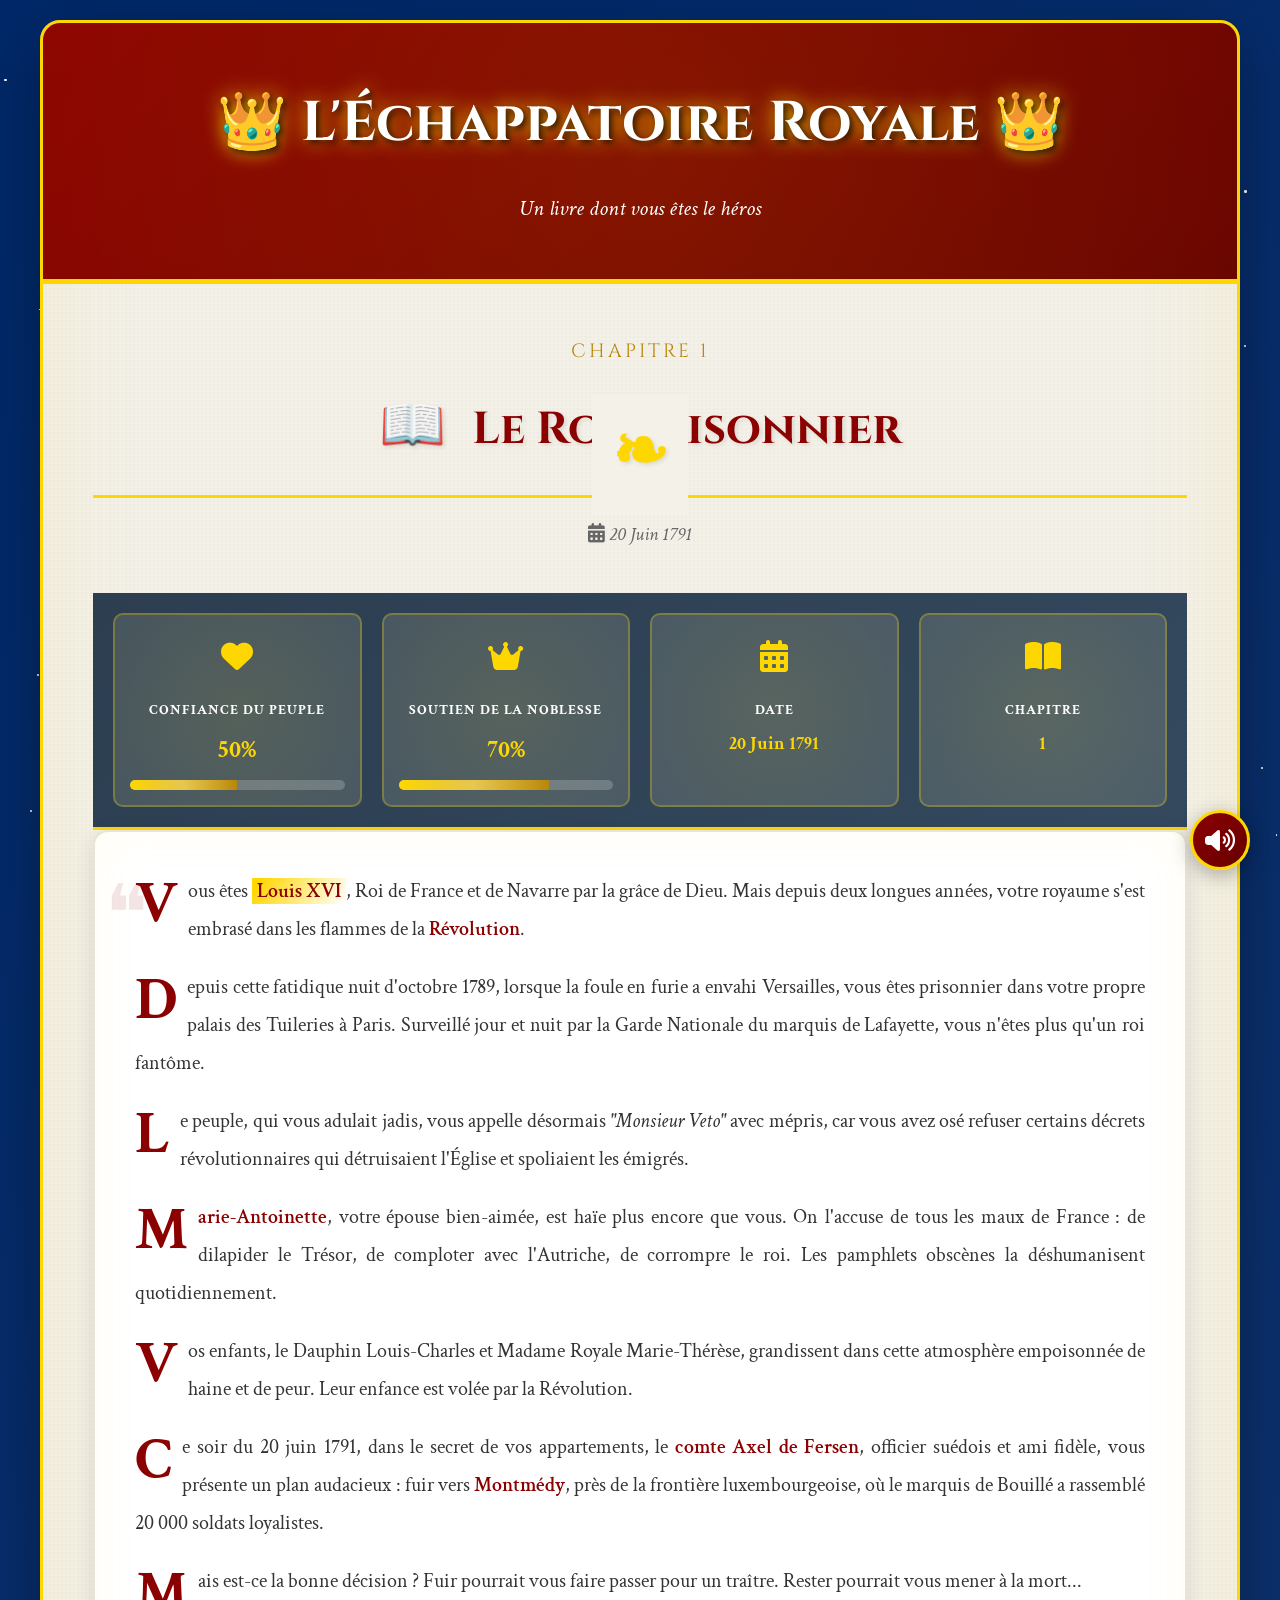
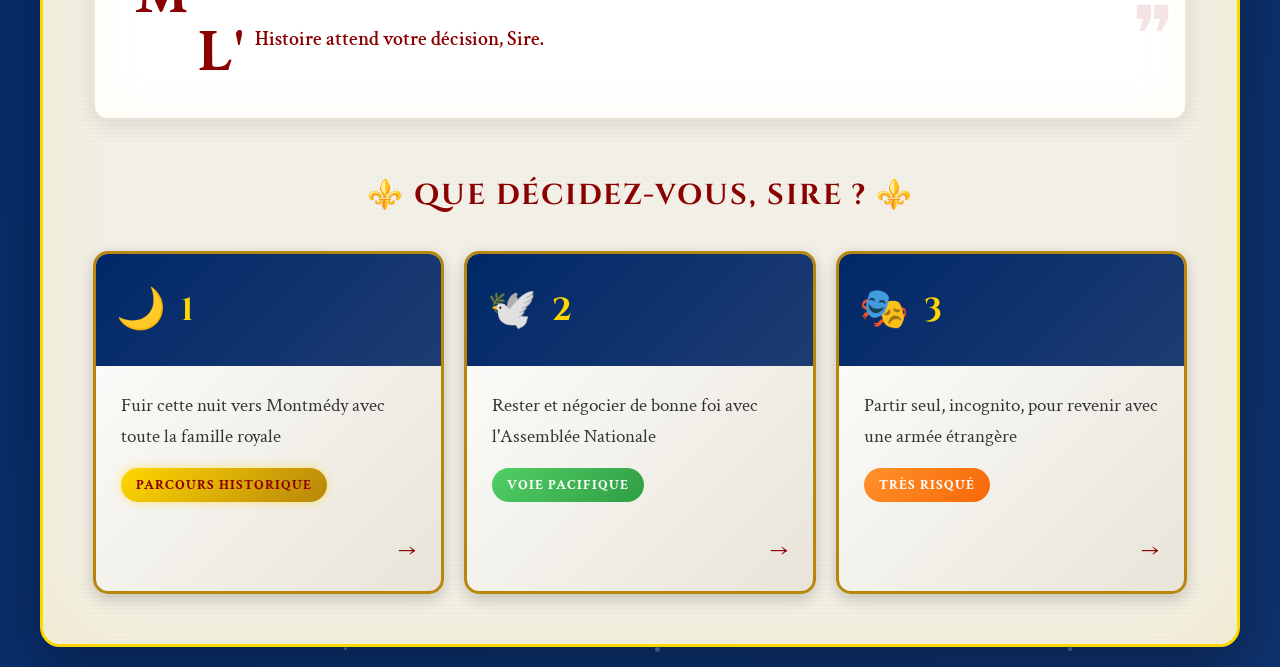
<file: histoirelouisXVI/Version 7/histoirelouisXVI/pages/game.html>
<!DOCTYPE html>
<html lang="fr">
<head>
    <meta charset="UTF-8">
    <meta name="viewport" content="width=device-width, initial-scale=1.0">
    <title>L'Échappatoire Royale - Le Jeu</title>
    <!-- Icônes Font Awesome -->
    <link rel="stylesheet" href="https://cdnjs.cloudflare.com/ajax/libs/font-awesome/6.4.0/css/all.min.css">
    <!-- Styles partagés et spécifiques au jeu -->
    <link rel="stylesheet" href="../assets/css/common.css">
    <link rel="stylesheet" href="../assets/css/game.css">
</head>
<body>
    <!-- Étoiles scintillantes d'arrière-plan -->
    <div class="stars" id="stars"></div>

    <!-- Bouton de contrôle du son -->
    <div class="sound-toggle" id="soundToggle" title="Activer/Désactiver le son">
        <i class="fas fa-volume-up"></i>
    </div>

    <!-- Conteneur principal avec bordure dorée -->
    <div class="container">
        <!-- En-tête du site avec titre et sous-titre -->
        <header>
            <h1><span class="crown-icon">👑</span> L'Échappatoire Royale <span class="crown-icon">👑</span></h1>
            <p class="subtitle">Un livre dont vous êtes le héros</p>
        </header>

        <!-- Conteneur de l'histoire - affiché dynamiquement par game.js -->
        <div class="story-container">
            <div id="story-content" style="transition: opacity 0.5s ease, transform 0.5s ease, filter 0.5s ease;"></div>
        </div>
    </div>

    <!-- Fenêtre modale d'information -->
    <div id="infoModal" class="modal">
        <div class="modal-content">
            <span class="modal-close" onclick="closeModal()">&times;</span>
            <div id="modalContent"></div>
        </div>
    </div>

    <!-- Scripts : utilitaires communs, données des chapitres, logique du jeu -->
    <script src="../scripts/common.js"></script>
    <script src="../scripts/chapters.js"></script>
    <script src="../scripts/game.js"></script>
</body>
</html>
</file>
<file: histoirelouisXVI/style.css>
@import url('https://fonts.googleapis.com/css2?family=Cinzel:wght@400;700&family=Crimson+Text:ital,wght@0,400;0,600;1,400&display=swap');

        * {
            margin: 0;
            padding: 0;
            box-sizing: border-box;
        }

        :root {
            --royal-blue: #002868;
            --royal-red: #8B0000;
            --gold: #FFD700;
            --dark-gold: #B8860B;
            --parchment: #F4F1E8;
            --dark-parchment: #E8E4D9;
            --shadow: rgba(0, 0, 0, 0.3);
        }

        body {
            font-family: 'Crimson Text', serif;
            background: linear-gradient(135deg, var(--royal-blue) 0%, #1e3c72 50%, var(--royal-red) 100%);
            background-size: 400% 400%;
            animation: gradientShift 15s ease infinite;
            color: #333;
            line-height: 1.8;
            min-height: 100vh;
            padding: 20px;
            position: relative;
            overflow-x: hidden;
        }

        @keyframes gradientShift {
            0% { background-position: 0% 50%; }
            50% { background-position: 100% 50%; }
            100% { background-position: 0% 50%; }
        }

        /* Particules d'étoiles en arrière-plan */
        .stars {
            position: fixed;
            top: 0;
            left: 0;
            width: 100%;
            height: 100%;
            pointer-events: none;
            z-index: 0;
        }

        .star {
            position: absolute;
            background: white;
            border-radius: 50%;
            animation: twinkle 3s infinite;
        }

        @keyframes twinkle {
            0%, 100% { opacity: 0.3; transform: scale(1); }
            50% { opacity: 1; transform: scale(1.2); }
        }

        /* Effet de neige/particules */
        .particle {
            position: fixed;
            background: rgba(255, 255, 255, 0.3);
            border-radius: 50%;
            pointer-events: none;
            animation: fall linear infinite;
            z-index: 1;
        }

        @keyframes fall {
            to {
                transform: translateY(100vh) rotate(360deg);
                opacity: 0;
            }
        }

        .container {
            max-width: 1200px;
            margin: 0 auto;
            background: var(--parchment);
            border-radius: 20px;
            box-shadow: 0 20px 60px var(--shadow), inset 0 0 100px rgba(255, 215, 0, 0.1);
            overflow: hidden;
            position: relative;
            z-index: 2;
            animation: containerAppear 1s ease-out;
            border: 3px solid var(--gold);
        }

        @keyframes containerAppear {
            from {
                opacity: 0;
                transform: scale(0.9) rotateX(10deg);
            }
            to {
                opacity: 1;
                transform: scale(1) rotateX(0deg);
            }
        }

        /* Effet de texture papier ancien */
        .container::before {
            content: '';
            position: absolute;
            top: 0;
            left: 0;
            right: 0;
            bottom: 0;
            background-image: 
                repeating-linear-gradient(0deg, transparent, transparent 2px, rgba(0,0,0,.02) 2px, rgba(0,0,0,.02) 4px),
                repeating-linear-gradient(90deg, transparent, transparent 2px, rgba(0,0,0,.02) 2px, rgba(0,0,0,.02) 4px);
            pointer-events: none;
            opacity: 0.5;
        }

        header {
            background: linear-gradient(135deg, var(--royal-red) 0%, #660000 100%);
            color: #fff;
            padding: 50px 30px;
            text-align: center;
            border-bottom: 5px solid var(--gold);
            position: relative;
            overflow: hidden;
        }

        header::before {
            content: '';
            position: absolute;
            top: -50%;
            left: -50%;
            width: 200%;
            height: 200%;
            background: radial-gradient(circle, rgba(255,215,0,0.1) 0%, transparent 70%);
            animation: rotateGlow 20s linear infinite;
        }

        @keyframes rotateGlow {
            from { transform: rotate(0deg); }
            to { transform: rotate(360deg); }
        }

        h1 {
            font-family: 'Cinzel', serif;
            font-size: 3.5em;
            margin-bottom: 15px;
            text-shadow: 3px 3px 6px rgba(0, 0, 0, 0.7), 0 0 20px var(--gold);
            position: relative;
            z-index: 1;
            animation: titleGlow 2s ease-in-out infinite alternate;
        }

        @keyframes titleGlow {
            from { text-shadow: 3px 3px 6px rgba(0, 0, 0, 0.7), 0 0 20px var(--gold); }
            to { text-shadow: 3px 3px 6px rgba(0, 0, 0, 0.7), 0 0 30px var(--gold), 0 0 40px rgba(255, 215, 0, 0.5); }
        }

        .crown-icon {
            display: inline-block;
            animation: crownFloat 3s ease-in-out infinite;
        }

        @keyframes crownFloat {
            0%, 100% { transform: translateY(0px) rotate(-5deg); }
            50% { transform: translateY(-10px) rotate(5deg); }
        }

        .subtitle {
            font-style: italic;
            font-size: 1.4em;
            position: relative;
            z-index: 1;
            animation: fadeIn 2s ease-out;
        }

        @keyframes fadeIn {
            from { opacity: 0; transform: translateY(20px); }
            to { opacity: 1; transform: translateY(0); }
        }

        /* Menu de démarrage */
        .start-menu {
            text-align: center;
            padding: 60px 40px;
            animation: fadeInUp 1s ease-out;
        }

        @keyframes fadeInUp {
            from {
                opacity: 0;
                transform: translateY(30px);
            }
            to {
                opacity: 1;
                transform: translateY(0);
            }
        }

        .start-menu h2 {
            font-family: 'Cinzel', serif;
            font-size: 2.5em;
            color: var(--royal-red);
            margin-bottom: 30px;
            animation: slideIn 1s ease-out 0.3s both;
        }

        @keyframes slideIn {
            from {
                opacity: 0;
                transform: translateX(-50px);
            }
            to {
                opacity: 1;
                transform: translateX(0);
            }
        }

        .start-menu p {
            font-size: 1.3em;
            margin-bottom: 40px;
            max-width: 700px;
            margin-left: auto;
            margin-right: auto;
            animation: slideIn 1s ease-out 0.6s both;
        }

        .start-btn {
            background: linear-gradient(135deg, var(--royal-red) 0%, #660000 100%);
            color: white;
            border: 3px solid var(--gold);
            padding: 20px 60px;
            font-size: 1.5em;
            font-family: 'Cinzel', serif;
            border-radius: 15px;
            cursor: pointer;
            transition: all 0.4s ease;
            position: relative;
            overflow: hidden;
            box-shadow: 0 5px 15px var(--shadow);
            animation: slideIn 1s ease-out 0.9s both;
        }

        .start-btn::before {
            content: '';
            position: absolute;
            top: 50%;
            left: 50%;
            width: 0;
            height: 0;
            border-radius: 50%;
            background: rgba(255, 255, 255, 0.3);
            transform: translate(-50%, -50%);
            transition: width 0.6s, height 0.6s;
        }

        .start-btn:hover::before {
            width: 300px;
            height: 300px;
        }

        .start-btn:hover {
            transform: translateY(-5px) scale(1.05);
            box-shadow: 0 10px 30px var(--shadow), 0 0 20px var(--gold);
        }

        .start-btn span {
            position: relative;
            z-index: 1;
        }

        /* Barre de statistiques */
        .stats-bar {
            background: linear-gradient(135deg, #2c3e50 0%, #34495e 100%);
            padding: 20px;
            display: grid;
            grid-template-columns: repeat(auto-fit, minmax(200px, 1fr));
            gap: 20px;
            border-bottom: 3px solid var(--gold);
            animation: slideDown 0.8s ease-out;
        }

        @keyframes slideDown {
            from {
                opacity: 0;
                transform: translateY(-50px);
            }
            to {
                opacity: 1;
                transform: translateY(0);
            }
        }

        .stat-card {
            background: rgba(255, 255, 255, 0.1);
            padding: 15px;
            border-radius: 10px;
            text-align: center;
            border: 2px solid rgba(255, 215, 0, 0.3);
            transition: all 0.3s ease;
            position: relative;
            overflow: hidden;
        }

        .stat-card::before {
            content: '';
            position: absolute;
            top: -50%;
            left: -50%;
            width: 200%;
            height: 200%;
            background: radial-gradient(circle, rgba(255,215,0,0.1) 0%, transparent 70%);
            transform: rotate(0deg);
            transition: transform 0.6s;
        }

        .stat-card:hover {
            transform: translateY(-5px);
            border-color: var(--gold);
            box-shadow: 0 5px 20px rgba(255, 215, 0, 0.3);
        }

        .stat-card:hover::before {
            transform: rotate(180deg);
        }

        .stat-icon {
            font-size: 2em;
            color: var(--gold);
            margin-bottom: 10px;
            animation: iconPulse 2s ease-in-out infinite;
            position: relative;
            z-index: 1;
        }

        @keyframes iconPulse {
            0%, 100% { transform: scale(1); }
            50% { transform: scale(1.1); }
        }

        .stat-label {
            font-weight: bold;
            color: white;
            font-size: 0.9em;
            text-transform: uppercase;
            letter-spacing: 1px;
            margin-bottom: 5px;
            position: relative;
            z-index: 1;
        }

        .stat-value {
            font-size: 1.5em;
            color: var(--gold);
            font-weight: bold;
            position: relative;
            z-index: 1;
        }

        /* Barre de progression */
        .progress-container {
            background: rgba(255, 255, 255, 0.2);
            height: 10px;
            border-radius: 5px;
            margin-top: 8px;
            overflow: hidden;
            position: relative;
            z-index: 1;
        }

        .progress-bar {
            height: 100%;
            background: linear-gradient(90deg, var(--gold) 0%, var(--dark-gold) 100%);
            transition: width 1s ease-out;
            position: relative;
            overflow: hidden;
        }

        .progress-bar::after {
            content: '';
            position: absolute;
            top: 0;
            left: 0;
            right: 0;
            bottom: 0;
            background: linear-gradient(90deg, transparent, rgba(255,255,255,0.3), transparent);
            animation: shimmer 2s infinite;
        }

        @keyframes shimmer {
            0% { transform: translateX(-100%); }
            100% { transform: translateX(100%); }
        }

        /* Conteneur d'histoire */
        .story-container {
            padding: 50px;
            min-height: 500px;
            position: relative;
            transition: opacity 0.25s ease, transform 0.25s ease;
        }

        .chapter-header {
            text-align: center;
            margin-bottom: 40px;
            animation: fadeInScale 0.8s ease-out;
        }

        @keyframes fadeInScale {
            from {
                opacity: 0;
                transform: scale(0.8);
            }
            to {
                opacity: 1;
                transform: scale(1);
            }
        }

        .chapter-number {
            font-family: 'Cinzel', serif;
            font-size: 1.2em;
            color: var(--dark-gold);
            text-transform: uppercase;
            letter-spacing: 3px;
            margin-bottom: 10px;
        }

        .chapter-title {
            font-family: 'Cinzel', serif;
            font-size: 2.8em;
            color: var(--royal-red);
            margin-bottom: 30px;
            padding-bottom: 30px;
            border-bottom: 3px solid var(--gold);
            position: relative;
            text-shadow: 2px 2px 4px rgba(0, 0, 0, 0.1);
        }

        .chapter-title::after {
            content: '⚜';
            position: absolute;
            bottom: -32px;
            left: 50%;
            transform: translateX(-50%);
            width: 64px;
            height: 64px;
            display: grid;
            place-items: center;
            background: radial-gradient(circle at 30% 30%, #fff8d9 0%, #f3e6bf 45%, #d7c28a 100%);
            border: 3px solid var(--gold);
            border-radius: 50%;
            color: var(--dark-gold);
            font-size: 1.7em;
            line-height: 1;
            box-shadow: 0 10px 20px rgba(0, 0, 0, 0.16), inset 0 0 18px rgba(255, 255, 255, 0.55);
            text-shadow: 0 1px 0 rgba(255, 255, 255, 0.8);
        }

        .chapter-icon {
            font-size: 1.2em;
            margin-right: 15px;
            display: inline-block;
            animation: iconBounce 2s ease-in-out infinite;
        }

        @keyframes iconBounce {
            0%, 100% { transform: translateY(0); }
            50% { transform: translateY(-10px); }
        }

        .chapter-date {
            font-style: italic;
            color: #666;
            font-size: 1.2em;
            margin-top: 10px;
        }

        /* Texte de l'histoire */
        .story-text {
            font-size: 1.25em;
            margin-bottom: 40px;
            text-align: left;
            background: white;
            padding: 40px;
            border-radius: 15px;
            box-shadow: 0 5px 20px rgba(0, 0, 0, 0.1), inset 0 0 50px rgba(255, 215, 0, 0.05);
            border: 2px solid var(--dark-parchment);
            position: relative;
            animation: textReveal 1s ease-out 0.5s both;
            overflow: hidden;
        }

        @keyframes textReveal {
            from {
                opacity: 0;
                transform: translateY(20px);
                filter: blur(5px);
            }
            to {
                opacity: 1;
                transform: translateY(0);
                filter: blur(0);
            }
        }

        .story-text::before,
        .story-text::after {
            content: '❝';
            position: absolute;
            font-size: 4em;
            color: rgba(139, 0, 0, 0.1);
            font-family: Georgia, serif;
            line-height: 1;
        }

        .story-text::before {
            top: 10px;
            left: 10px;
        }

        .story-text::after {
            content: '❞';
            bottom: 10px;
            right: 10px;
        }

        .story-text p {
            margin-bottom: 20px;
            line-height: 1.9;
            position: relative;
        }

        .story-text > p:first-of-type::first-letter {
            font-size: 3em;
            font-weight: bold;
            float: left;
            line-height: 0.9;
            margin: 5px 10px 0 0;
            color: var(--royal-red);
        }

        .story-text ul,
        .story-text ol {
            margin: 0 0 20px 24px;
        }

        .story-text li {
            margin-bottom: 10px;
        }

        .story-text strong {
            color: var(--royal-red);
            font-weight: 600;
        }

        /* Image d'illustration */
        .chapter-image {
            width: 100%;
            max-width: 600px;
            margin: 30px auto;
            display: block;
            height: auto;
            border-radius: 15px;
            box-shadow: 0 10px 30px rgba(0, 0, 0, 0.3);
            border: 5px solid var(--gold);
            animation: imageZoom 1s ease-out;
        }

        @keyframes imageZoom {
            from {
                opacity: 0;
                transform: scale(0.8);
            }
            to {
                opacity: 1;
                transform: scale(1);
            }
        }

        /* Conteneur de choix */
        .choices-container {
            margin-top: 50px;
            animation: choicesAppear 1s ease-out 0.8s both;
        }

        @keyframes choicesAppear {
            from {
                opacity: 0;
                transform: translateY(30px);
            }
            to {
                opacity: 1;
                transform: translateY(0);
            }
        }

        .choices-title {
            font-family: 'Cinzel', serif;
            font-size: 1.8em;
            color: var(--royal-red);
            text-align: center;
            margin-bottom: 30px;
            text-transform: uppercase;
            letter-spacing: 2px;
        }

        .choices {
            display: grid;
            gap: 20px;
            grid-template-columns: repeat(auto-fit, minmax(300px, 1fr));
            align-items: stretch;
        }

        .choice-card {
            background: linear-gradient(135deg, white 0%, var(--dark-parchment) 100%);
            border: 3px solid var(--dark-gold);
            border-radius: 15px;
            padding: 0;
            width: 100%;
            text-align: left;
            font: inherit;
            color: inherit;
            appearance: none;
            display: flex;
            flex-direction: column;
            min-height: 100%;
            cursor: pointer;
            transition: all 0.4s cubic-bezier(0.175, 0.885, 0.32, 1.275);
            position: relative;
            overflow: hidden;
            box-shadow: 0 5px 15px rgba(0, 0, 0, 0.2);
            animation: choiceSlide 0.6s ease-out backwards;
        }

        .choice-card:focus-visible,
        .action-btn:focus-visible,
        .start-btn:focus-visible,
        .sound-toggle:focus-visible {
            outline: 3px solid var(--gold);
            outline-offset: 4px;
        }

        .choice-card:nth-child(1) { animation-delay: 0.9s; }
        .choice-card:nth-child(2) { animation-delay: 1s; }
        .choice-card:nth-child(3) { animation-delay: 1.1s; }
        .choice-card:nth-child(4) { animation-delay: 1.2s; }

        @keyframes choiceSlide {
            from {
                opacity: 0;
                transform: translateX(-50px);
            }
            to {
                opacity: 1;
                transform: translateX(0);
            }
        }

        .choice-card::before {
            content: '';
            position: absolute;
            top: 0;
            left: -100%;
            width: 100%;
            height: 100%;
            background: linear-gradient(90deg, transparent, rgba(255, 215, 0, 0.3), transparent);
            transition: left 0.6s;
        }

        .choice-card:hover::before {
            left: 100%;
        }

        .choice-card:hover {
            transform: translateY(-10px) scale(1.02);
            box-shadow: 0 15px 40px rgba(139, 0, 0, 0.3), 0 0 20px rgba(255, 215, 0, 0.5);
            border-color: var(--gold);
        }

        .choice-header {
            background: linear-gradient(135deg, var(--royal-blue) 0%, #1e3c72 100%);
            color: white;
            padding: 20px;
            display: flex;
            align-items: center;
            gap: 15px;
        }

        .choice-icon {
            font-size: 2.5em;
            animation: iconRotate 3s linear infinite;
        }

        @keyframes iconRotate {
            0%, 90%, 100% { transform: rotate(0deg); }
            95% { transform: rotate(10deg); }
        }

        .choice-number {
            font-family: 'Cinzel', serif;
            font-size: 2em;
            font-weight: bold;
            color: var(--gold);
        }

        .choice-content {
            padding: 25px;
            flex: 1;
        }

        .choice-text {
            font-size: 1.2em;
            color: #333;
            margin-bottom: 15px;
            line-height: 1.6;
        }

        .choice-badges {
            display: flex;
            gap: 10px;
            flex-wrap: wrap;
        }

        .badge {
            display: inline-block;
            padding: 5px 15px;
            border-radius: 20px;
            font-size: 0.85em;
            font-weight: bold;
            text-transform: uppercase;
            letter-spacing: 1px;
            animation: badgePulse 2s ease-in-out infinite;
        }

        @keyframes badgePulse {
            0%, 100% { transform: scale(1); }
            50% { transform: scale(1.05); }
        }

        .badge.historical {
            background: linear-gradient(135deg, var(--gold) 0%, var(--dark-gold) 100%);
            color: var(--royal-red);
            box-shadow: 0 0 10px rgba(255, 215, 0, 0.5);
        }

        .badge.dangerous {
            background: linear-gradient(135deg, #ff6b6b 0%, #c92a2a 100%);
            color: white;
        }

        .badge.peaceful {
            background: linear-gradient(135deg, #51cf66 0%, #2f9e44 100%);
            color: white;
        }

        .badge.risky {
            background: linear-gradient(135deg, #ff922b 0%, #f76707 100%);
            color: white;
        }

        .badge.desperate,
        .badge.emotional {
            background: linear-gradient(135deg, #ff8787 0%, #e03131 100%);
            color: white;
        }

        .badge.honorable,
        .badge.stoic,
        .badge.sacrifice {
            background: linear-gradient(135deg, #74c0fc 0%, #1864ab 100%);
            color: white;
        }

        .badge.patriotic,
        .badge.revolutionary,
        .badge.balanced {
            background: linear-gradient(135deg, #ced4da 0%, #495057 100%);
            color: white;
        }

        .choice-arrow {
            text-align: right;
            padding: 0 25px 20px;
            font-size: 1.5em;
            color: var(--royal-red);
            transition: transform 0.3s;
        }

        .choice-card:hover .choice-arrow {
            transform: translateX(10px);
        }

        /* Écrans de fin */
        .ending-screen {
            text-align: center;
            padding: 30px 0 10px;
            animation: endingReveal 1.5s ease-out;
        }

        @keyframes endingReveal {
            0% {
                opacity: 0;
                transform: scale(0.5) rotate(-5deg);
            }
            50% {
                transform: scale(1.05) rotate(2deg);
            }
            100% {
                opacity: 1;
                transform: scale(1) rotate(0deg);
            }
        }

        .ending-icon {
            font-size: 6em;
            margin-bottom: 30px;
            animation: endingIconBounce 1s ease-out 0.5s both;
        }

        @keyframes endingIconBounce {
            0% {
                transform: translateY(-100px);
                opacity: 0;
            }
            60% {
                transform: translateY(20px);
            }
            80% {
                transform: translateY(-10px);
            }
            100% {
                transform: translateY(0);
                opacity: 1;
            }
        }

        .ending-box {
            background: white;
            padding: 50px;
            border-radius: 20px;
            margin: 30px auto;
            max-width: 800px;
            position: relative;
            overflow: hidden;
            animation: boxGrow 1s ease-out 0.8s both;
        }

        @keyframes boxGrow {
            from {
                opacity: 0;
                transform: scaleY(0);
            }
            to {
                opacity: 1;
                transform: scaleY(1);
            }
        }

        .ending-box.good {
            border: 5px solid #51cf66;
            box-shadow: 0 10px 40px rgba(81, 207, 102, 0.4), inset 0 0 100px rgba(81, 207, 102, 0.1);
        }

        .ending-box.bad {
            border: 5px solid #ff6b6b;
            box-shadow: 0 10px 40px rgba(255, 107, 107, 0.4), inset 0 0 100px rgba(255, 107, 107, 0.1);
        }

        .ending-box.historical {
            border: 5px solid var(--gold);
            box-shadow: 0 10px 40px rgba(255, 215, 0, 0.4), inset 0 0 100px rgba(255, 215, 0, 0.1);
        }

        .ending-title {
            font-family: 'Cinzel', serif;
            font-size: 2.5em;
            margin-bottom: 30px;
            animation: titleWave 1s ease-out 1s both;
        }

        @keyframes titleWave {
            0% {
                transform: translateX(-100%);
                opacity: 0;
            }
            100% {
                transform: translateX(0);
                opacity: 1;
            }
        }

        .ending-box.good .ending-title {
            color: #2f9e44;
        }

        .ending-box.bad .ending-title {
            color: #c92a2a;
        }

        .ending-box.historical .ending-title {
            color: var(--dark-gold);
        }

        .ending-text {
            font-size: 1.3em;
            line-height: 2;
            margin-bottom: 30px;
            animation: textFadeIn 1s ease-out 1.3s both;
        }

        @keyframes textFadeIn {
            from {
                opacity: 0;
                filter: blur(10px);
            }
            to {
                opacity: 1;
                filter: blur(0);
            }
        }

        .ending-stats {
            display: grid;
            grid-template-columns: repeat(auto-fit, minmax(180px, 1fr));
            gap: 20px;
            margin: 40px 0;
            animation: statsFall 1s ease-out 1.6s both;
            align-items: stretch;
        }

        @keyframes statsFall {
            from {
                opacity: 0;
                transform: translateY(-50px);
            }
            to {
                opacity: 1;
                transform: translateY(0);
            }
        }

        .ending-stat {
            padding: 20px;
            background: var(--dark-parchment);
            border-radius: 10px;
            border: 2px solid var(--dark-gold);
            min-width: 0;
            overflow: hidden;
        }

        .ending-stat-label {
            font-weight: bold;
            color: var(--royal-red);
            margin-bottom: 10px;
            text-transform: uppercase;
            font-size: 0.9em;
            letter-spacing: 1px;
            line-height: 1.35;
            overflow-wrap: anywhere;
        }

        .ending-stat-value {
            font-size: clamp(1.1em, 2.2vw, 2em);
            color: var(--royal-blue);
            font-family: 'Cinzel', serif;
            line-height: 1.2;
            overflow-wrap: anywhere;
            word-break: break-word;
            hyphens: auto;
        }

        /* Boutons d'action */
        .action-buttons {
            display: flex;
            gap: 20px;
            justify-content: center;
            margin-top: 40px;
            flex-wrap: wrap;
            animation: buttonsPop 1s ease-out 1.9s both;
        }

        @keyframes buttonsPop {
            from {
                opacity: 0;
                transform: scale(0);
            }
            to {
                opacity: 1;
                transform: scale(1);
            }
        }

        .action-btn {
            font-family: 'Cinzel', serif;
            font-size: 1.2em;
            padding: 15px 40px;
            border: none;
            border-radius: 10px;
            cursor: pointer;
            transition: all 0.3s ease;
            position: relative;
            overflow: hidden;
            box-shadow: 0 5px 15px rgba(0, 0, 0, 0.2);
        }

        .action-btn::before {
            content: '';
            position: absolute;
            top: 50%;
            left: 50%;
            width: 0;
            height: 0;
            border-radius: 50%;
            background: rgba(255, 255, 255, 0.5);
            transform: translate(-50%, -50%);
            transition: width 0.6s, height 0.6s;
        }

        .action-btn:hover::before {
            width: 300px;
            height: 300px;
        }

        .action-btn:hover {
            transform: translateY(-5px);
            box-shadow: 0 10px 30px rgba(0, 0, 0, 0.3);
        }

        .action-btn span {
            position: relative;
            z-index: 1;
        }

        .restart-btn {
            background: linear-gradient(135deg, var(--royal-red) 0%, #660000 100%);
            color: white;
        }

        .continue-btn {
            background: linear-gradient(135deg, var(--royal-blue) 0%, #1e3c72 100%);
            color: white;
        }

        .share-btn {
            background: linear-gradient(135deg, #51cf66 0%, #2f9e44 100%);
            color: white;
        }

        /* Modal d'information */
        .modal {
            display: none;
            position: fixed;
            top: 0;
            left: 0;
            width: 100%;
            height: 100%;
            background: rgba(0, 0, 0, 0.8);
            z-index: 1000;
            backdrop-filter: blur(5px);
            animation: modalFadeIn 0.3s ease-out;
        }

        @keyframes modalFadeIn {
            from { opacity: 0; }
            to { opacity: 1; }
        }

        .modal-content {
            position: absolute;
            top: 50%;
            left: 50%;
            transform: translate(-50%, -50%);
            background: var(--parchment);
            padding: 40px;
            border-radius: 20px;
            max-width: 600px;
            width: 90%;
            max-height: 80vh;
            overflow-y: auto;
            box-shadow: 0 20px 60px rgba(0, 0, 0, 0.5);
            border: 3px solid var(--gold);
            animation: modalSlideIn 0.5s ease-out;
        }

        @keyframes modalSlideIn {
            from {
                opacity: 0;
                transform: translate(-50%, -60%);
            }
            to {
                opacity: 1;
                transform: translate(-50%, -50%);
            }
        }

        .modal-close {
            position: absolute;
            top: 15px;
            right: 15px;
            font-size: 2em;
            cursor: pointer;
            color: var(--royal-red);
            transition: all 0.3s;
        }

        .modal-close:hover {
            transform: rotate(90deg) scale(1.2);
            color: #ff6b6b;
        }

        /* Effet de machine à écrire */
        .typewriter {
            overflow: hidden;
            border-right: 3px solid var(--royal-red);
            white-space: nowrap;
            animation: typing 3s steps(40, end), blink 0.75s step-end infinite;
        }

        @keyframes typing {
            from { width: 0; }
            to { width: 100%; }
        }

        @keyframes blink {
            50% { border-color: transparent; }
        }

        /* Responsive Design */
        @media (max-width: 768px) {
            body {
                padding: 10px;
            }

            h1 {
                font-size: 2em;
            }

            .story-container {
                padding: 20px;
            }

            .story-text {
                padding: 20px;
                font-size: 1.1em;
            }

            .story-text::before,
            .story-text::after {
                display: none;
            }

            .story-text > p:first-of-type::first-letter {
                font-size: 2.4em;
                margin-right: 8px;
            }

            .chapter-title {
                font-size: 1.8em;
                margin-bottom: 24px;
                padding-bottom: 24px;
            }

            .chapter-title::after {
                width: 52px;
                height: 52px;
                bottom: -26px;
                font-size: 1.45em;
            }

            .choices {
                grid-template-columns: 1fr;
            }

            .stats-bar {
                grid-template-columns: 1fr;
            }

            .ending-screen {
                padding: 10px 0 0;
            }

            .ending-box {
                padding: 28px 20px;
            }

            .ending-title {
                font-size: 1.8em;
            }

            .ending-text {
                font-size: 1.1em;
                line-height: 1.7;
            }

            .action-buttons {
                flex-direction: column;
            }

            .action-btn {
                width: 100%;
            }

            .sound-toggle {
                width: 52px;
                height: 52px;
                right: 15px;
                bottom: 15px;
                font-size: 1.2em;
            }

            .notification {
                right: 10px;
                left: 10px;
                max-width: none;
            }
        }

        /* Effet de chargement */
        .loading {
            text-align: center;
            padding: 100px;
        }

        .loading-spinner {
            width: 80px;
            height: 80px;
            border: 8px solid var(--dark-parchment);
            border-top: 8px solid var(--gold);
            border-radius: 50%;
            animation: spin 1s linear infinite;
            margin: 0 auto 30px;
        }

        @keyframes spin {
            0% { transform: rotate(0deg); }
            100% { transform: rotate(360deg); }
        }

        /* Effet de survol pour le texte */
        .highlight {
            background: linear-gradient(120deg, transparent 0%, var(--gold) 50%, transparent 100%);
            background-size: 200% 100%;
            background-position: 100% 0;
            transition: background-position 0.5s;
            padding: 0 5px;
        }

        .highlight:hover {
            background-position: 0 0;
        }

        /* Bouton de son */
        .sound-toggle {
            position: fixed;
            bottom: 30px;
            right: 30px;
            width: 60px;
            height: 60px;
            background: linear-gradient(135deg, var(--royal-red) 0%, #660000 100%);
            border: 3px solid var(--gold);
            border-radius: 50%;
            display: flex;
            align-items: center;
            justify-content: center;
            cursor: pointer;
            font-size: 1.5em;
            color: white;
            z-index: 100;
            box-shadow: 0 5px 20px rgba(0, 0, 0, 0.3);
            transition: all 0.3s ease;
            animation: soundPulse 2s ease-in-out infinite;
        }

        @keyframes soundPulse {
            0%, 100% { transform: scale(1); box-shadow: 0 5px 20px rgba(0, 0, 0, 0.3); }
            50% { transform: scale(1.05); box-shadow: 0 5px 30px rgba(255, 215, 0, 0.5); }
        }

        .sound-toggle:hover {
            transform: scale(1.1) rotate(10deg);
        }

        /* Notification */
        .notification {
            position: fixed;
            top: 20px;
            right: 20px;
            background: white;
            padding: 20px 30px;
            border-radius: 10px;
            border-left: 5px solid var(--gold);
            box-shadow: 0 5px 20px rgba(0, 0, 0, 0.3);
            z-index: 1000;
            animation: notifSlideIn 0.5s ease-out, notifSlideOut 0.5s ease-out 2.5s forwards;
            max-width: 300px;
        }

        @keyframes notifSlideIn {
            from {
                opacity: 0;
                transform: translateX(100%);
            }
            to {
                opacity: 1;
                transform: translateX(0);
            }
        }

        @keyframes notifSlideOut {
            to {
                opacity: 0;
                transform: translateX(100%);
            }
        }

        .hidden {
            display: none;
        }
</file>
<file: histoirelouisXVI/Version 8/assets/css/common.css>
/* ============================================================
   common.css — Styles partagés entre toutes les pages
   La Fuite de Varennes — Dont vous êtes le héros
   ============================================================ */

/* === RESET ET VARIABLES CSS === */
/* Réinitialisation des marges et définition du thème historique */
*, *::before, *::after { box-sizing: border-box; margin: 0; padding: 0; }

:root {
  /* Encres et parchemin */
  --ink:        #2a1c0c;
  --ink-soft:   #4a3a24;
  --parch:      #efe3c4;
  --parch-2:    #e7d7b1;
  --parch-deep: #dcc89c;
  --parch-pale: #f6eed7;

  /* Pigments historiques */
  --red:        #7c1a17;
  --red-deep:   #5a0f0d;
  --gold:       #a9842f;
  --gold-light: #cda94e;
  --gold-bright:#e3c674;
  --blue-royal: #1f3160;
  --green:      #3a5a23;

  --shadow:     rgba(28,16,2,0.5);

  /* Familles de polices */
  --f-display:  'UnifrakturMaguntia', cursive;
  --f-title:    'IM Fell English', serif;
  --f-body:     'Libre Baskerville', serif;
}

/* === CORPS DE LA PAGE === */
/* Fond sombre radial évoquant l'obscurité de la nuit révolutionnaire */
body {
  background:
    radial-gradient(ellipse at 50% -10%, #241608 0%, #140c04 55%, #0a0602 100%);
  font-family: var(--f-body);
  color: var(--ink);
  min-height: 100vh;
  display: flex;
  justify-content: center;
  align-items: flex-start;
  padding: 46px 16px 80px;
  position: relative;
  overflow-x: hidden;
  -webkit-font-smoothing: antialiased;
}

/* Texture de grain et halos colorés en surimpression */
body::before {
  content: '';
  position: fixed;
  inset: 0;
  background:
    radial-gradient(ellipse at 28% 22%, rgba(180,128,40,0.10) 0%, transparent 55%),
    radial-gradient(ellipse at 78% 80%, rgba(124,26,23,0.10) 0%, transparent 55%),
    url("data:image/svg+xml,%3Csvg xmlns='http://www.w3.org/2000/svg' width='180' height='180'%3E%3Cfilter id='n'%3E%3CfeTurbulence type='fractalNoise' baseFrequency='0.85' numOctaves='3' stitchTiles='stitch'/%3E%3C/filter%3E%3Crect width='100%25' height='100%25' filter='url(%23n)' opacity='0.5'/%3E%3C/svg%3E");
  background-blend-mode: overlay;
  opacity: 0.6;
  pointer-events: none;
  z-index: 0;
}

/* Lueur de bougie ambiante animée */
body::after {
  content: '';
  position: fixed;
  top: -20%;
  left: 50%;
  transform: translateX(-50%);
  width: 120%;
  height: 60%;
  background: radial-gradient(ellipse, rgba(180,128,40,0.06) 0%, transparent 70%);
  pointer-events: none;
  z-index: 0;
  animation: candleAmbient 8s ease-in-out infinite alternate;
}

/* Animation de vacillement de la lumière de bougie */
@keyframes candleAmbient {
  0%   { opacity: 0.4; transform: translateX(-50%) scale(1); }
  33%  { opacity: 0.7; transform: translateX(-48%) scale(1.02); }
  66%  { opacity: 0.5; transform: translateX(-52%) scale(0.98); }
  100% { opacity: 0.8; transform: translateX(-50%) scale(1.01); }
}

/* === PARTICULES DE POUSSIÈRE === */
/* Petits points dorés flottants générés par JavaScript */
.dust-particle {
  position: fixed;
  width: 3px;
  height: 3px;
  background: radial-gradient(circle, rgba(205,169,78,0.6), transparent);
  border-radius: 50%;
  pointer-events: none;
  z-index: 2;
  animation: dustFloat linear infinite;
}

/* Animation de flottement des particules de bas en haut */
@keyframes dustFloat {
  0%   { transform: translateY(100vh) translateX(0) scale(0); opacity: 0; }
  10%  { opacity: 0.7; transform: translateY(85vh) translateX(10px) scale(1); }
  50%  { opacity: 0.4; transform: translateY(45vh) translateX(-15px) scale(0.8); }
  90%  { opacity: 0.2; transform: translateY(5vh) translateX(8px) scale(0.5); }
  100% { transform: translateY(-5vh) translateX(0) scale(0); opacity: 0; }
}

/* === LE LIVRE === */
/* Conteneur principal avec animation d'ouverture en perspective */
.book {
  max-width: 840px;
  width: 100%;
  position: relative;
  z-index: 1;
  animation: bookOpen 1.3s cubic-bezier(0.22,1,0.36,1) both;
}

/* Animation d'ouverture du livre avec effet 3D */
@keyframes bookOpen {
  from { opacity: 0; transform: perspective(1400px) rotateX(10deg) translateY(46px); }
  to   { opacity: 1; transform: perspective(1400px) rotateX(0)    translateY(0); }
}

/* === LA PAGE / PARCHEMIN === */
/* Fond parchemin avec textures, taches d'encre et bordure dorée */
.page {
  position: relative;
  overflow: hidden;
  border-radius: 3px;
  background-color: var(--parch);
  background-image:
    radial-gradient(circle at 12% 18%, rgba(150,110,50,0.10) 0%, transparent 9%),
    radial-gradient(circle at 88% 26%, rgba(150,110,50,0.08) 0%, transparent 11%),
    radial-gradient(circle at 76% 88%, rgba(120,80,30,0.09) 0%, transparent 10%),
    radial-gradient(circle at 22% 82%, rgba(120,80,30,0.07) 0%, transparent 12%),
    radial-gradient(ellipse at 50% 0%, rgba(255,248,228,0.55) 0%, transparent 45%),
    radial-gradient(ellipse at 50% 100%, rgba(90,60,20,0.16) 0%, transparent 50%),
    linear-gradient(150deg, var(--parch-pale) 0%, var(--parch) 42%, var(--parch-2) 100%);
  box-shadow:
    0 0 0 2px var(--gold),
    0 0 0 5px #120b04,
    0 0 0 7px rgba(169,132,47,0.55),
    0 30px 70px -20px rgba(0,0,0,0.85),
    0 6px 24px rgba(0,0,0,0.6),
    inset 0 0 140px rgba(120,80,24,0.12);
}

/* Texture de fibres de papier ancien en surimpression */
.page::after {
  content: '';
  position: absolute;
  inset: 0;
  background-image:
    url("data:image/svg+xml,%3Csvg xmlns='http://www.w3.org/2000/svg' width='220' height='220'%3E%3Cfilter id='p'%3E%3CfeTurbulence type='fractalNoise' baseFrequency='0.012 0.13' numOctaves='2'/%3E%3C/filter%3E%3Crect width='100%25' height='100%25' filter='url(%23p)' opacity='0.04'/%3E%3C/svg%3E");
  mix-blend-mode: multiply;
  pointer-events: none;
  z-index: 2;
}

/* Les enfants directs de .page passent au-dessus de la texture */
.page > * { position: relative; z-index: 3; }

/* === COINS ORNEMENTAUX === */
/* Décorations SVG dorées aux quatre angles du parchemin */
.corner { position: absolute; width: 62px; height: 62px; z-index: 16; opacity: 0.92; transition: opacity 0.4s, transform 0.4s; }
.corner svg { width: 100%; height: 100%; filter: drop-shadow(0 1px 1px rgba(0,0,0,0.3)); }
.corner-tl { top: 14px;  left: 14px; }
.corner-tr { top: 14px;  right: 14px;  transform: scaleX(-1); }
.corner-bl { bottom: 14px; left: 14px; transform: scaleY(-1); }
.corner-br { bottom: 14px; right: 14px; transform: scale(-1,-1); }

/* Animation des coins au survol de la page */
.page:hover .corner { opacity: 1; }
.page:hover .corner-tl { transform: translate(-2px, -2px); }
.page:hover .corner-tr { transform: scaleX(-1) translate(-2px, -2px); }
.page:hover .corner-bl { transform: scaleY(-1) translate(-2px, -2px); }
.page:hover .corner-br { transform: scale(-1,-1) translate(-2px, -2px); }

/* === EN-TÊTE / FRONTISPICE === */
/* Bandeau sombre avec titre doré et sceau en bas */
.header {
  background:
    radial-gradient(ellipse at 50% 120%, rgba(169,132,47,0.22) 0%, transparent 60%),
    linear-gradient(180deg, #1a0c02 0%, #2c1606 55%, #1c0d03 100%);
  padding: 52px 60px 40px;
  text-align: center;
  position: relative;
  border-bottom: 2px solid var(--gold);
  box-shadow: inset 0 -28px 40px -28px rgba(0,0,0,0.9);
  overflow: hidden;
}

/* Ligne dorée horizontale animée en haut de l'en-tête */
.header::before {
  content: '';
  position: absolute;
  left: 50%; top: 26px;
  transform: translateX(-50%);
  width: 220px; height: 1px;
  background: linear-gradient(90deg, transparent, var(--gold-light), transparent);
  box-shadow: 0 3px 0 -1px rgba(169,132,47,0.4);
  animation: lineExpand 2s ease-out 0.8s both;
}

/* Expansion de la ligne dorée à l'ouverture */
@keyframes lineExpand {
  from { width: 0; opacity: 0; }
  to   { width: 220px; opacity: 1; }
}

/* Sceau circulaire animé au bas de l'en-tête */
.header::after {
  content: '\269C';
  position: absolute;
  bottom: -25px;
  left: 50%;
  transform: translateX(-50%);
  font-size: 1.7em;
  color: var(--gold-bright);
  width: 52px; height: 52px;
  line-height: 50px;
  border-radius: 50%;
  background: radial-gradient(circle at 35% 30%, #8c1f1b, #5a0f0d 70%);
  box-shadow:
    0 0 0 2px rgba(169,132,47,0.7),
    0 4px 12px rgba(0,0,0,0.6),
    inset 0 2px 4px rgba(255,200,120,0.25),
    inset 0 -3px 6px rgba(0,0,0,0.5);
  text-shadow: 0 1px 1px rgba(0,0,0,0.6);
  animation: sealAppear 0.8s cubic-bezier(0.34,1.5,0.64,1) 1.2s both;
  z-index: 20;
}

/* Animation d'apparition tournante du sceau */
@keyframes sealAppear {
  from { transform: translateX(-50%) scale(0) rotate(-180deg); opacity: 0; }
  to   { transform: translateX(-50%) scale(1) rotate(0deg); opacity: 1; }
}

/* Titre principal avec reflet doré et animation de révélation */
.header h1 {
  font-family: var(--f-title);
  font-weight: 700;
  font-size: clamp(2.2em, 6vw, 3.7em);
  color: var(--gold-bright);
  letter-spacing: 3px;
  margin-bottom: 14px;
  text-shadow:
    0 0 24px rgba(205,169,78,0.35),
    0 2px 2px rgba(0,0,0,0.85);
  animation: glowTitle 5s ease-in-out infinite alternate, titleReveal 1.5s ease-out 0.3s both;
}

/* Pulsation lumineuse du titre en boucle */
@keyframes glowTitle {
  from { text-shadow: 0 0 16px rgba(205,169,78,0.25), 0 2px 2px rgba(0,0,0,0.85); }
  to   { text-shadow: 0 0 34px rgba(227,198,116,0.6), 0 0 60px rgba(205,169,78,0.18), 0 2px 2px rgba(0,0,0,0.85); }
}

/* Révélation du titre avec expansion des lettres */
@keyframes titleReveal {
  from { opacity: 0; letter-spacing: 20px; transform: translateY(-10px); }
  to   { opacity: 1; letter-spacing: 3px; transform: translateY(0); }
}

/* Sous-titre en italique avec apparition décalée */
.header .subtitle {
  font-family: var(--f-title);
  font-style: italic;
  color: rgba(227,198,116,0.78);
  font-size: 1.08em;
  letter-spacing: 1.5px;
  animation: subtitleFade 1s ease-out 1s both;
}

/* Fondu d'entrée du sous-titre */
@keyframes subtitleFade {
  from { opacity: 0; transform: translateY(8px); }
  to   { opacity: 1; transform: translateY(0); }
}

/* === IMAGES — PLANCHES GRAVÉES === */
/* Cadre photo avec bordure dorée, ombre et effet de survol */
.story-image {
  margin: 0 -60px 34px;
  position: relative;
  overflow: hidden;
  border-top: 2px solid var(--gold);
  border-bottom: 2px solid var(--gold);
  box-shadow: 0 8px 28px rgba(0,0,0,0.32), inset 0 0 0 1px rgba(0,0,0,0.25);
}

/* Encadrement intérieur doré apparaissant au survol */
.story-image::after {
  content: '';
  position: absolute;
  inset: 8px;
  border: 1px solid rgba(227,198,116,0.45);
  pointer-events: none;
  z-index: 3;
  transition: inset 0.6s ease, border-color 0.6s;
}

.story-image:hover::after {
  inset: 12px;
  border-color: rgba(227,198,116,0.7);
}

/* Image avec filtre sépia évoquant une gravure ancienne */
.story-image img {
  width: 100%;
  height: auto;
  display: block;
  filter: sepia(22%) contrast(1.06) brightness(0.96) saturate(0.92);
  transition: filter 0.8s ease, transform 0.8s ease;
}

/* Légère clarification et zoom au survol */
.story-image:hover img {
  filter: sepia(10%) contrast(1.1) brightness(1.01) saturate(1);
  transform: scale(1.03);
}

/* Vignettage sombre sur les bords de l'image */
.story-image::before {
  content: '';
  position: absolute;
  inset: 0;
  background: radial-gradient(ellipse at 50% 50%, transparent 55%, rgba(40,22,4,0.28) 100%);
  pointer-events: none;
  z-index: 2;
  mix-blend-mode: multiply;
}

/* Animation de dévoilement horizontal de l'image */
.chapter.active .story-image {
  animation: imageReveal 0.8s ease-out 0.1s both;
}

@keyframes imageReveal {
  from { opacity: 0; clip-path: inset(0 100% 0 0); }
  to   { opacity: 1; clip-path: inset(0 0 0 0); }
}

/* Légende glissante en bas de l'image au survol */
.image-caption {
  position: absolute;
  bottom: 0; left: 0; right: 0;
  background: linear-gradient(transparent, rgba(24,12,2,0.88));
  padding: 38px 22px 14px;
  font-family: var(--f-title);
  font-style: italic;
  font-size: 0.86em;
  color: rgba(227,198,116,0.92);
  letter-spacing: 0.5px;
  text-align: center;
  z-index: 4;
  text-shadow: 0 1px 3px rgba(0,0,0,0.8);
  transform: translateY(100%);
  transition: transform 0.5s cubic-bezier(0.22,1,0.36,1);
}

/* Affichage de la légende au survol */
.story-image:hover .image-caption {
  transform: translateY(0);
}

/* Légende toujours visible sur mobile */
@media (max-width: 640px) {
  .image-caption { transform: translateY(0); }
}

/* === SCROLLBAR PERSONNALISÉE === */
/* Barre de défilement aux couleurs du parchemin */
::-webkit-scrollbar {
  width: 10px;
}
::-webkit-scrollbar-track {
  background: #140c04;
}
::-webkit-scrollbar-thumb {
  background: linear-gradient(180deg, var(--gold), #7a5a1a);
  border-radius: 5px;
  border: 2px solid #140c04;
}
::-webkit-scrollbar-thumb:hover {
  background: linear-gradient(180deg, var(--gold-bright), var(--gold));
}

/* === RESPONSIVE — MOBILE === */
/* Réductions de padding pour les petits écrans */
@media (max-width: 640px) {
  body { padding: 24px 8px 50px; }
  .header { padding: 36px 26px 28px; }
  .header h1 { letter-spacing: 1.5px; }
  .story-image { margin: 0 -26px 26px; }
  .corner { width: 44px; height: 44px; }
}

/* === FOCUS ACCESSIBLE === */
/* Contour visible pour la navigation au clavier */
.choice-btn:focus-visible,
.start-btn:focus-visible,
.restart-btn:focus-visible {
  outline: 2px solid var(--gold-bright);
  outline-offset: 3px;
}

/* === RÉDUCTION DES ANIMATIONS === */
/* Désactive les animations pour les utilisateurs sensibles au mouvement */
@media (prefers-reduced-motion: reduce) {
  *, *::before, *::after {
    animation-duration: 0.01ms !important;
    animation-iteration-count: 1 !important;
    transition-duration: 0.01ms !important;
  }
}
</file>
<file: histoirelouisXVI/Version 8/assets/css/index.css>
/* ============================================================
   index.css — Styles spécifiques à la page d'accueil (prologue)
   La Fuite de Varennes — Dont vous êtes le héros
   ============================================================ */

/* === ZONE DE DÉMARRAGE === */
/* Centrage du contenu du prologue avec padding généreux */
.start-area { text-align: center; padding: 28px 10px 16px; }

/* Introduction narrative en italique, centrée et animée */
.start-area .story-intro {
  font-family: var(--f-title);
  font-style: italic;
  font-size: 1.2em;
  line-height: 1.95;
  max-width: 620px;
  margin: 0 auto 38px;
  color: var(--ink);
  animation: paragraphFade 0.8s ease-out 0.5s both;
  opacity: 0;
}

/* Animation de fondu d'entrée des paragraphes */
@keyframes paragraphFade {
  from { opacity: 0; transform: translateY(12px); }
  to   { opacity: 1; transform: translateY(0); }
}

/* Noms propres en rouge dans l'introduction */
.start-area .story-intro strong { color: var(--red); }
/* Dates en bleu royal dans l'introduction */
.start-area .story-intro em { color: var(--blue-royal); font-style: normal; }

/* === ORNEMENT DÉCORATIF === */
/* Séparateur de fleurs de lys animé entre les blocs */
.ornament {
  text-align: center;
  color: var(--gold);
  font-size: 1.35em;
  margin: 30px 0 30px;
  letter-spacing: 10px;
  opacity: 0.75;
  animation: ornamentPulse 4s ease-in-out infinite alternate;
}

/* Pulsation de l'ornement avec variation d'écartement */
@keyframes ornamentPulse {
  from { opacity: 0.55; letter-spacing: 10px; }
  to   { opacity: 0.95; letter-spacing: 14px; }
}

/* === LÉGENDE DU SYSTÈME DE POINTS === */
/* Encadré parchemin explicatif des quatre statistiques */
.counter-legend {
  background: linear-gradient(180deg, rgba(255,250,236,0.6), rgba(246,238,215,0.4));
  border: 1px solid rgba(169,132,47,0.4);
  border-radius: 4px;
  padding: 22px 28px;
  margin: 0 auto 40px;
  max-width: 520px;
  text-align: left;
  position: relative;
  box-shadow: inset 0 0 40px rgba(220,200,156,0.35);
  animation: paragraphFade 0.6s ease-out 0.8s both;
  opacity: 0;
}

/* Titre de la légende en police d'affichage */
.counter-legend h3 {
  font-family: var(--f-display);
  color: var(--red);
  font-size: 1.55em;
  margin-bottom: 14px;
  text-align: center;
  letter-spacing: 1px;
}

/* Liste des statistiques sans puce */
.counter-legend ul { list-style: none; font-size: 0.92em; line-height: 2; }
.counter-legend li { padding-left: 2px; }
/* Noms des statistiques en bleu royal */
.counter-legend strong { color: var(--blue-royal); }

/* === BOUTON DE DÉMARRAGE === */
/* Bouton rouge royal avec reflet et animations d'entrée et de pulsation */
.start-btn {
  display: inline-block;
  text-decoration: none;
  background: radial-gradient(ellipse at 50% 0%, #8c1f1b 0%, var(--red) 45%, var(--red-deep) 100%);
  color: var(--gold-bright);
  border: 2px solid var(--gold);
  border-radius: 7px;
  padding: 20px 64px;
  font-family: var(--f-display);
  font-size: 1.7em;
  cursor: pointer;
  transition: transform 0.4s cubic-bezier(0.34,1.5,0.64,1), box-shadow 0.4s ease;
  letter-spacing: 2px;
  position: relative;
  overflow: hidden;
  text-shadow: 0 1px 2px rgba(0,0,0,0.6);
  box-shadow: 0 6px 26px rgba(0,0,0,0.5), inset 0 2px 4px rgba(255,200,120,0.22), inset 0 -4px 8px rgba(0,0,0,0.4);
  animation: startBtnAppear 0.8s cubic-bezier(0.34,1.5,0.64,1) 1.2s both, startBtnGlow 3s ease-in-out 2s infinite alternate;
  opacity: 0;
}

/* Entrée du bouton avec rebond */
@keyframes startBtnAppear {
  from { opacity: 0; transform: translateY(20px) scale(0.9); }
  to   { opacity: 1; transform: translateY(0) scale(1); }
}

/* Pulsation lumineuse du bouton en boucle */
@keyframes startBtnGlow {
  from { box-shadow: 0 6px 26px rgba(0,0,0,0.5), inset 0 2px 4px rgba(255,200,120,0.22), inset 0 -4px 8px rgba(0,0,0,0.4); }
  to   { box-shadow: 0 6px 26px rgba(0,0,0,0.5), 0 0 30px rgba(169,132,47,0.3), inset 0 2px 4px rgba(255,200,120,0.22), inset 0 -4px 8px rgba(0,0,0,0.4); }
}

/* Reflet de lumière glissant au survol */
.start-btn::before {
  content: '';
  position: absolute;
  inset: 0;
  background: linear-gradient(135deg, transparent 35%, rgba(255,240,200,0.18) 50%, transparent 65%);
  transform: translateX(-110%);
  transition: transform 0.6s;
}

/* Élévation et renforcement de l'ombre au survol */
.start-btn:hover {
  transform: translateY(-4px) scale(1.03);
  box-shadow: 0 14px 38px rgba(0,0,0,0.6), 0 0 34px rgba(169,132,47,0.35), inset 0 2px 4px rgba(255,200,120,0.25), inset 0 -4px 8px rgba(0,0,0,0.45);
}

/* Déclenchement du reflet au survol */
.start-btn:hover::before { transform: translateX(210%); }

/* === ZONE DE DÉPART — CONTENU === */
/* Padding du conteneur du prologue */
.start-area .content {
  padding: 56px 60px 64px;
}
</file>
<file: histoirelouisXVI/Version 9/assets/css/common.css>
/* ============================================================
   common.css — Styles partagés entre toutes les pages
   La Fuite de Varennes — Version 9 (parchemin clair / grimoire)
   ============================================================ */

/* === RESET ET VARIABLES CSS === */
/* Réinitialisation des marges et définition du thème grimoire clair */
*, *::before, *::after { box-sizing: border-box; margin: 0; padding: 0; }

:root {
  /* Encres et parchemins (tons clairs et chauds) */
  --ink:        #3a2614;
  --ink-soft:   #5b4326;
  --parch:      #f4e8cc;
  --parch-2:    #ecdcb8;
  --parch-deep: #e0cb9c;
  --parch-pale: #fbf4df;

  /* Pigments historiques */
  --red:        #7c1a17;
  --red-deep:   #5a0f0d;
  --gold:       #a9842f;
  --gold-light: #cda94e;
  --gold-bright:#e3c674;
  --blue-royal: #1f3160;
  --green:      #3a5a23;

  /* Cuir sombre des bandeaux (en-tête, barre de stats) */
  --leather:      #3a2410;
  --leather-deep: #241407;

  --shadow:     rgba(60,38,16,0.4);

  /* Familles de polices grimoire */
  --f-display:  'MedievalSharp', cursive;
  --f-title:    'Cinzel', serif;
  --f-body:     'EB Garamond', serif;
}

/* === CORPS DE LA PAGE === */
/* Fond papier vieilli clair et chaud, évoquant un vieux grimoire ouvert */
body {
  background:
    radial-gradient(ellipse at 50% -10%, #f3e6c4 0%, #e6d2a6 55%, #d4bd8f 100%);
  font-family: var(--f-body);
  color: var(--ink);
  min-height: 100vh;
  display: flex;
  justify-content: center;
  align-items: flex-start;
  padding: 46px 16px 80px;
  position: relative;
  overflow-x: hidden;
  -webkit-font-smoothing: antialiased;
}

/* Texture de grain et halos chauds en surimpression sur le fond clair */
body::before {
  content: '';
  position: fixed;
  inset: 0;
  background:
    radial-gradient(ellipse at 28% 22%, rgba(180,128,40,0.12) 0%, transparent 55%),
    radial-gradient(ellipse at 78% 80%, rgba(124,26,23,0.08) 0%, transparent 55%),
    radial-gradient(ellipse at 50% 50%, transparent 60%, rgba(90,60,20,0.18) 100%),
    url("data:image/svg+xml,%3Csvg xmlns='http://www.w3.org/2000/svg' width='180' height='180'%3E%3Cfilter id='n'%3E%3CfeTurbulence type='fractalNoise' baseFrequency='0.85' numOctaves='3' stitchTiles='stitch'/%3E%3C/filter%3E%3Crect width='100%25' height='100%25' filter='url(%23n)' opacity='0.5'/%3E%3C/svg%3E");
  background-blend-mode: multiply;
  opacity: 0.45;
  pointer-events: none;
  z-index: 0;
}

/* Lueur chaude ambiante animée (douce lumière de chandelle diurne) */
body::after {
  content: '';
  position: fixed;
  top: -20%;
  left: 50%;
  transform: translateX(-50%);
  width: 120%;
  height: 60%;
  background: radial-gradient(ellipse, rgba(255,224,150,0.18) 0%, transparent 70%);
  pointer-events: none;
  z-index: 0;
  animation: candleAmbient 8s ease-in-out infinite alternate;
}

/* Animation de vacillement de la lumière chaude */
@keyframes candleAmbient {
  0%   { opacity: 0.4; transform: translateX(-50%) scale(1); }
  33%  { opacity: 0.7; transform: translateX(-48%) scale(1.02); }
  66%  { opacity: 0.5; transform: translateX(-52%) scale(0.98); }
  100% { opacity: 0.8; transform: translateX(-50%) scale(1.01); }
}

/* === PARTICULES DE POUSSIÈRE === */
/* Petites motes de poussière sépia flottantes générées par JavaScript */
.dust-particle {
  position: fixed;
  width: 3px;
  height: 3px;
  background: radial-gradient(circle, rgba(120,80,30,0.55), transparent);
  border-radius: 50%;
  pointer-events: none;
  z-index: 2;
  animation: dustFloat linear infinite;
}

/* Animation de flottement des particules de bas en haut */
@keyframes dustFloat {
  0%   { transform: translateY(100vh) translateX(0) scale(0); opacity: 0; }
  10%  { opacity: 0.6; transform: translateY(85vh) translateX(10px) scale(1); }
  50%  { opacity: 0.35; transform: translateY(45vh) translateX(-15px) scale(0.8); }
  90%  { opacity: 0.18; transform: translateY(5vh) translateX(8px) scale(0.5); }
  100% { transform: translateY(-5vh) translateX(0) scale(0); opacity: 0; }
}

/* === LE LIVRE === */
/* Conteneur principal avec animation d'ouverture en perspective */
.book {
  max-width: 840px;
  width: 100%;
  position: relative;
  z-index: 1;
  animation: bookOpen 1.3s cubic-bezier(0.22,1,0.36,1) both;
}

/* Animation d'ouverture du livre avec effet 3D */
@keyframes bookOpen {
  from { opacity: 0; transform: perspective(1400px) rotateX(10deg) translateY(46px); }
  to   { opacity: 1; transform: perspective(1400px) rotateX(0)    translateY(0); }
}

/* === LA PAGE / PARCHEMIN === */
/* Fond parchemin clair avec textures, taches d'encre, bords brûlés et bordure dorée */
.page {
  position: relative;
  overflow: hidden;
  border-radius: 3px;
  background-color: var(--parch);
  background-image:
    radial-gradient(circle at 12% 18%, rgba(150,110,50,0.12) 0%, transparent 9%),
    radial-gradient(circle at 88% 26%, rgba(150,110,50,0.10) 0%, transparent 11%),
    radial-gradient(circle at 76% 88%, rgba(120,80,30,0.11) 0%, transparent 10%),
    radial-gradient(circle at 22% 82%, rgba(120,80,30,0.09) 0%, transparent 12%),
    radial-gradient(ellipse at 50% 0%, rgba(255,250,232,0.65) 0%, transparent 45%),
    radial-gradient(ellipse at 50% 100%, rgba(110,72,26,0.22) 0%, transparent 55%),
    linear-gradient(150deg, var(--parch-pale) 0%, var(--parch) 42%, var(--parch-2) 100%);
  box-shadow:
    0 0 0 2px var(--gold),
    0 0 0 5px #3a2410,
    0 0 0 7px rgba(169,132,47,0.55),
    0 30px 70px -20px rgba(40,24,4,0.55),
    0 6px 24px rgba(40,24,4,0.35),
    inset 0 0 120px rgba(120,80,24,0.22),
    inset 0 0 40px rgba(90,56,16,0.18);
}

/* Texture de fibres de papier ancien en surimpression */
.page::after {
  content: '';
  position: absolute;
  inset: 0;
  background-image:
    url("data:image/svg+xml,%3Csvg xmlns='http://www.w3.org/2000/svg' width='220' height='220'%3E%3Cfilter id='p'%3E%3CfeTurbulence type='fractalNoise' baseFrequency='0.012 0.13' numOctaves='2'/%3E%3C/filter%3E%3Crect width='100%25' height='100%25' filter='url(%23p)' opacity='0.06'/%3E%3C/svg%3E");
  mix-blend-mode: multiply;
  pointer-events: none;
  z-index: 2;
}

/* Vignette de bords brûlés/assombris autour du parchemin */
.page::before {
  content: '';
  position: absolute;
  inset: 0;
  background: radial-gradient(ellipse at 50% 50%, transparent 62%, rgba(80,48,12,0.20) 100%);
  pointer-events: none;
  z-index: 2;
  mix-blend-mode: multiply;
}

/* Les enfants directs de .page passent au-dessus des textures */
.page > * { position: relative; z-index: 3; }

/* === COINS ORNEMENTAUX === */
/* Décorations SVG dorées aux quatre angles du parchemin */
.corner { position: absolute; width: 62px; height: 62px; z-index: 16; opacity: 0.92; transition: opacity 0.4s, transform 0.4s; }
.corner svg { width: 100%; height: 100%; filter: drop-shadow(0 1px 1px rgba(60,38,16,0.35)); }
.corner-tl { top: 14px;  left: 14px; }
.corner-tr { top: 14px;  right: 14px;  transform: scaleX(-1); }
.corner-bl { bottom: 14px; left: 14px; transform: scaleY(-1); }
.corner-br { bottom: 14px; right: 14px; transform: scale(-1,-1); }

/* Animation des coins au survol de la page */
.page:hover .corner { opacity: 1; }
.page:hover .corner-tl { transform: translate(-2px, -2px); }
.page:hover .corner-tr { transform: scaleX(-1) translate(-2px, -2px); }
.page:hover .corner-bl { transform: scaleY(-1) translate(-2px, -2px); }
.page:hover .corner-br { transform: scale(-1,-1) translate(-2px, -2px); }

/* === EN-TÊTE / FRONTISPICE === */
/* Bandeau de cuir sépia profond avec titre doré et sceau en bas */
.header {
  background:
    radial-gradient(ellipse at 50% 120%, rgba(169,132,47,0.28) 0%, transparent 60%),
    linear-gradient(180deg, var(--leather-deep) 0%, var(--leather) 55%, var(--leather-deep) 100%);
  padding: 52px 60px 40px;
  text-align: center;
  position: relative;
  border-bottom: 2px solid var(--gold);
  box-shadow: inset 0 -28px 40px -28px rgba(0,0,0,0.7);
  overflow: hidden;
}

/* Ligne dorée horizontale animée en haut de l'en-tête */
.header::before {
  content: '';
  position: absolute;
  left: 50%; top: 26px;
  transform: translateX(-50%);
  width: 220px; height: 1px;
  background: linear-gradient(90deg, transparent, var(--gold-light), transparent);
  box-shadow: 0 3px 0 -1px rgba(169,132,47,0.4);
  animation: lineExpand 2s ease-out 0.8s both;
}

/* Expansion de la ligne dorée à l'ouverture */
@keyframes lineExpand {
  from { width: 0; opacity: 0; }
  to   { width: 220px; opacity: 1; }
}

/* Sceau circulaire animé au bas de l'en-tête */
.header::after {
  content: '\269C';
  position: absolute;
  bottom: -25px;
  left: 50%;
  transform: translateX(-50%);
  font-size: 1.7em;
  color: var(--gold-bright);
  width: 52px; height: 52px;
  line-height: 50px;
  border-radius: 50%;
  background: radial-gradient(circle at 35% 30%, #8c1f1b, #5a0f0d 70%);
  box-shadow:
    0 0 0 2px rgba(169,132,47,0.7),
    0 4px 12px rgba(40,24,4,0.5),
    inset 0 2px 4px rgba(255,200,120,0.25),
    inset 0 -3px 6px rgba(0,0,0,0.5);
  text-shadow: 0 1px 1px rgba(0,0,0,0.6);
  animation: sealAppear 0.8s cubic-bezier(0.34,1.5,0.64,1) 1.2s both;
  z-index: 20;
}

/* Animation d'apparition tournante du sceau */
@keyframes sealAppear {
  from { transform: translateX(-50%) scale(0) rotate(-180deg); opacity: 0; }
  to   { transform: translateX(-50%) scale(1) rotate(0deg); opacity: 1; }
}

/* Titre principal en MedievalSharp avec reflet doré et animation de révélation */
.header h1 {
  font-family: var(--f-display);
  font-weight: 400;
  font-size: clamp(2.4em, 6.5vw, 4em);
  color: var(--gold-bright);
  letter-spacing: 2px;
  margin-bottom: 14px;
  text-shadow:
    0 0 24px rgba(205,169,78,0.4),
    0 2px 2px rgba(0,0,0,0.85);
  animation: glowTitle 5s ease-in-out infinite alternate, titleReveal 1.5s ease-out 0.3s both;
}

/* Pulsation lumineuse du titre en boucle */
@keyframes glowTitle {
  from { text-shadow: 0 0 16px rgba(205,169,78,0.3), 0 2px 2px rgba(0,0,0,0.85); }
  to   { text-shadow: 0 0 34px rgba(227,198,116,0.65), 0 0 60px rgba(205,169,78,0.2), 0 2px 2px rgba(0,0,0,0.85); }
}

/* Révélation du titre avec expansion des lettres */
@keyframes titleReveal {
  from { opacity: 0; letter-spacing: 20px; transform: translateY(-10px); }
  to   { opacity: 1; letter-spacing: 2px; transform: translateY(0); }
}

/* Sous-titre en Cinzel italique avec apparition décalée */
.header .subtitle {
  font-family: var(--f-title);
  font-style: italic;
  color: rgba(227,198,116,0.82);
  font-size: 1em;
  letter-spacing: 1.5px;
  animation: subtitleFade 1s ease-out 1s both;
}

/* Fondu d'entrée du sous-titre */
@keyframes subtitleFade {
  from { opacity: 0; transform: translateY(8px); }
  to   { opacity: 1; transform: translateY(0); }
}

/* === IMAGES — PLANCHES GRAVÉES === */
/* Cadre photo avec bordure dorée, ombre et effet de survol */
.story-image {
  margin: 0 -60px 34px;
  position: relative;
  overflow: hidden;
  border-top: 2px solid var(--gold);
  border-bottom: 2px solid var(--gold);
  box-shadow: 0 8px 28px rgba(40,24,4,0.30), inset 0 0 0 1px rgba(60,38,16,0.25);
}

/* Encadrement intérieur doré apparaissant au survol */
.story-image::after {
  content: '';
  position: absolute;
  inset: 8px;
  border: 1px solid rgba(227,198,116,0.45);
  pointer-events: none;
  z-index: 3;
  transition: inset 0.6s ease, border-color 0.6s;
}

.story-image:hover::after {
  inset: 12px;
  border-color: rgba(227,198,116,0.7);
}

/* Image avec filtre sépia évoquant une gravure ancienne */
.story-image img {
  width: 100%;
  height: auto;
  display: block;
  filter: sepia(26%) contrast(1.06) brightness(0.98) saturate(0.92);
  transition: filter 0.8s ease, transform 0.8s ease;
}

/* Légère clarification et zoom au survol */
.story-image:hover img {
  filter: sepia(12%) contrast(1.1) brightness(1.03) saturate(1);
  transform: scale(1.03);
}

/* Vignettage chaud sur les bords de l'image */
.story-image::before {
  content: '';
  position: absolute;
  inset: 0;
  background: radial-gradient(ellipse at 50% 50%, transparent 55%, rgba(60,38,12,0.26) 100%);
  pointer-events: none;
  z-index: 2;
  mix-blend-mode: multiply;
}

/* Animation de dévoilement horizontal de l'image */
.chapter.active .story-image {
  animation: imageReveal 0.8s ease-out 0.1s both;
}

@keyframes imageReveal {
  from { opacity: 0; clip-path: inset(0 100% 0 0); }
  to   { opacity: 1; clip-path: inset(0 0 0 0); }
}

/* Légende glissante en bas de l'image au survol */
.image-caption {
  position: absolute;
  bottom: 0; left: 0; right: 0;
  background: linear-gradient(transparent, rgba(36,20,7,0.90));
  padding: 38px 22px 14px;
  font-family: var(--f-title);
  font-style: italic;
  font-size: 0.82em;
  color: rgba(227,198,116,0.94);
  letter-spacing: 0.5px;
  text-align: center;
  z-index: 4;
  text-shadow: 0 1px 3px rgba(0,0,0,0.8);
  transform: translateY(100%);
  transition: transform 0.5s cubic-bezier(0.22,1,0.36,1);
}

/* Affichage de la légende au survol */
.story-image:hover .image-caption {
  transform: translateY(0);
}

/* Légende toujours visible sur mobile */
@media (max-width: 640px) {
  .image-caption { transform: translateY(0); }
}

/* === SCROLLBAR PERSONNALISÉE === */
/* Barre de défilement aux couleurs du parchemin */
::-webkit-scrollbar {
  width: 10px;
}
::-webkit-scrollbar-track {
  background: #d8c094;
}
::-webkit-scrollbar-thumb {
  background: linear-gradient(180deg, var(--gold), #7a5a1a);
  border-radius: 5px;
  border: 2px solid #d8c094;
}
::-webkit-scrollbar-thumb:hover {
  background: linear-gradient(180deg, var(--gold-bright), var(--gold));
}

/* === RESPONSIVE — MOBILE === */
/* Réductions de padding pour les petits écrans */
@media (max-width: 640px) {
  body { padding: 24px 8px 50px; }
  .header { padding: 36px 26px 28px; }
  .header h1 { letter-spacing: 1px; }
  .story-image { margin: 0 -26px 26px; }
  .corner { width: 44px; height: 44px; }
}

/* === FOCUS ACCESSIBLE === */
/* Contour visible pour la navigation au clavier */
.choice-btn:focus-visible,
.start-btn:focus-visible,
.restart-btn:focus-visible {
  outline: 2px solid var(--gold);
  outline-offset: 3px;
}

/* === RÉDUCTION DES ANIMATIONS === */
/* Désactive les animations pour les utilisateurs sensibles au mouvement */
@media (prefers-reduced-motion: reduce) {
  *, *::before, *::after {
    animation-duration: 0.01ms !important;
    animation-iteration-count: 1 !important;
    transition-duration: 0.01ms !important;
  }
}
</file>
<file: histoirelouisXVI/Version 9/assets/css/index.css>
/* ============================================================
   index.css — Styles spécifiques à la page d'accueil (prologue)
   La Fuite de Varennes — Version 9 (parchemin clair / grimoire)
   ============================================================ */

/* === ZONE DE DÉMARRAGE === */
/* Centrage du contenu du prologue avec padding généreux */
.start-area { text-align: center; padding: 28px 10px 16px; }

/* Introduction narrative en italique, centrée et animée */
.start-area .story-intro {
  font-family: var(--f-title);
  font-style: italic;
  font-size: 1.18em;
  line-height: 1.95;
  max-width: 620px;
  margin: 0 auto 38px;
  color: var(--ink);
  animation: paragraphFade 0.8s ease-out 0.5s both;
  opacity: 0;
}

/* Animation de fondu d'entrée des paragraphes */
@keyframes paragraphFade {
  from { opacity: 0; transform: translateY(12px); }
  to   { opacity: 1; transform: translateY(0); }
}

/* Noms propres en rouge dans l'introduction */
.start-area .story-intro strong { color: var(--red); }
/* Dates en bleu royal dans l'introduction */
.start-area .story-intro em { color: var(--blue-royal); font-style: normal; }

/* === ORNEMENT DÉCORATIF === */
/* Séparateur de fleurs de lys animé entre les blocs */
.ornament {
  text-align: center;
  color: var(--gold);
  font-size: 1.35em;
  margin: 30px 0 30px;
  letter-spacing: 10px;
  opacity: 0.8;
  animation: ornamentPulse 4s ease-in-out infinite alternate;
}

/* Pulsation de l'ornement avec variation d'écartement */
@keyframes ornamentPulse {
  from { opacity: 0.6; letter-spacing: 10px; }
  to   { opacity: 1; letter-spacing: 14px; }
}

/* === LÉGENDE DU SYSTÈME DE POINTS === */
/* Encadré parchemin explicatif des quatre statistiques */
.counter-legend {
  background: linear-gradient(180deg, rgba(255,252,240,0.75), rgba(246,238,215,0.55));
  border: 1px solid rgba(169,132,47,0.5);
  border-radius: 4px;
  padding: 22px 28px;
  margin: 0 auto 40px;
  max-width: 520px;
  text-align: left;
  position: relative;
  box-shadow: inset 0 0 40px rgba(220,200,156,0.4), 0 3px 12px rgba(60,38,16,0.10);
  animation: paragraphFade 0.6s ease-out 0.8s both;
  opacity: 0;
}

/* Titre de la légende en MedievalSharp */
.counter-legend h3 {
  font-family: var(--f-display);
  color: var(--red);
  font-size: 1.5em;
  margin-bottom: 14px;
  text-align: center;
  letter-spacing: 1px;
}

/* Liste des statistiques sans puce */
.counter-legend ul { list-style: none; font-size: 1em; line-height: 2; }
.counter-legend li { padding-left: 2px; }
/* Noms des statistiques en bleu royal */
.counter-legend strong { color: var(--blue-royal); }

/* === BOUTON DE DÉMARRAGE === */
/* Bouton rouge royal en MedievalSharp avec reflet et lueur magique */
.start-btn {
  display: inline-block;
  max-width: 100%;
  text-decoration: none;
  background: radial-gradient(ellipse at 50% 0%, #8c1f1b 0%, var(--red) 45%, var(--red-deep) 100%);
  color: var(--gold-bright);
  border: 2px solid var(--gold);
  border-radius: 7px;
  padding: 18px clamp(26px, 7vw, 60px);
  font-family: var(--f-display);
  font-size: clamp(1.3em, 4.5vw, 1.8em);
  cursor: pointer;
  transition: transform 0.4s cubic-bezier(0.34,1.5,0.64,1), box-shadow 0.4s ease;
  letter-spacing: 2px;
  position: relative;
  overflow: hidden;
  text-shadow: 0 1px 2px rgba(0,0,0,0.6);
  box-shadow: 0 6px 26px rgba(40,24,4,0.45), inset 0 2px 4px rgba(255,200,120,0.22), inset 0 -4px 8px rgba(0,0,0,0.4);
  animation: startBtnAppear 0.8s cubic-bezier(0.34,1.5,0.64,1) 1.2s both, startBtnGlow 3s ease-in-out 2s infinite alternate;
  opacity: 0;
}

/* Entrée du bouton avec rebond */
@keyframes startBtnAppear {
  from { opacity: 0; transform: translateY(20px) scale(0.9); }
  to   { opacity: 1; transform: translateY(0) scale(1); }
}

/* Pulsation lumineuse dorée du bouton en boucle */
@keyframes startBtnGlow {
  from { box-shadow: 0 6px 26px rgba(40,24,4,0.45), inset 0 2px 4px rgba(255,200,120,0.22), inset 0 -4px 8px rgba(0,0,0,0.4); }
  to   { box-shadow: 0 6px 26px rgba(40,24,4,0.45), 0 0 40px rgba(205,169,78,0.5), inset 0 2px 4px rgba(255,200,120,0.22), inset 0 -4px 8px rgba(0,0,0,0.4); }
}

/* Reflet de lumière glissant au survol */
.start-btn::before {
  content: '';
  position: absolute;
  inset: 0;
  background: linear-gradient(135deg, transparent 35%, rgba(255,240,200,0.22) 50%, transparent 65%);
  transform: translateX(-110%);
  transition: transform 0.6s;
}

/* Élévation et lueur magique renforcée au survol */
.start-btn:hover {
  transform: translateY(-4px) scale(1.04);
  box-shadow: 0 16px 42px rgba(40,24,4,0.55), 0 0 48px rgba(205,169,78,0.6), inset 0 2px 4px rgba(255,200,120,0.28), inset 0 -4px 8px rgba(0,0,0,0.45);
}

/* Déclenchement du reflet au survol */
.start-btn:hover::before { transform: translateX(210%); }

/* === ZONE DE DÉPART — CONTENU === */
/* Padding du conteneur du prologue */
.start-area .content {
  padding: 56px 60px 64px;
}
</file>
<file: histoirelouisXVI/Version 7/histoirelouisXVI/assets/css/common.css>
/*
 * ============================================================
 * common.css - Styles partages entre toutes les pages du site
 * L'Echappatoire Royale - Livre dont vous etes le heros
 * ============================================================
 */

/* === IMPORT DES POLICES === */
/* Cinzel pour les titres royaux, Crimson Text pour le texte narratif */
@import url('https://fonts.googleapis.com/css2?family=Cinzel:wght@400;700&family=Crimson+Text:ital,wght@0,400;0,600;1,400&display=swap');

/* === RESET ET VARIABLES CSS === */
/* Reinitialisation des marges et definition du theme royal */
* {
    margin: 0;
    padding: 0;
    box-sizing: border-box;
}

/* Variables de couleurs du theme monarchique */
:root {
    --royal-blue: #002868;
    --royal-red: #8B0000;
    --gold: #FFD700;
    --dark-gold: #B8860B;
    --parchment: #F4F1E8;
    --dark-parchment: #E8E4D9;
    --shadow: rgba(0, 0, 0, 0.3);
}

/* === CORPS DE LA PAGE === */
/* Fond degrade anime bleu-rouge royal avec effet de mouvement */
body {
    font-family: 'Crimson Text', serif;
    background: linear-gradient(135deg, var(--royal-blue) 0%, #1e3c72 50%, var(--royal-red) 100%);
    background-size: 400% 400%;
    animation: gradientShift 15s ease infinite;
    color: #333;
    line-height: 1.8;
    min-height: 100vh;
    padding: 20px;
    position: relative;
    overflow-x: hidden;
}

/* Animation du degrade de fond en boucle */
@keyframes gradientShift {
    0% { background-position: 0% 50%; }
    50% { background-position: 100% 50%; }
    100% { background-position: 0% 50%; }
}

/* === ETOILES ET PARTICULES D'ARRIERE-PLAN === */
/* Conteneur des etoiles scintillantes en position fixe */
.stars {
    position: fixed;
    top: 0;
    left: 0;
    width: 100%;
    height: 100%;
    pointer-events: none;
    z-index: 0;
}

/* Chaque etoile individuelle avec animation de scintillement */
.star {
    position: absolute;
    background: white;
    border-radius: 50%;
    animation: twinkle 3s infinite;
}

/* Animation de scintillement des etoiles */
@keyframes twinkle {
    0%, 100% { opacity: 0.3; transform: scale(1); }
    50% { opacity: 1; transform: scale(1.2); }
}

/* Particules tombantes type flocons de neige */
.particle {
    position: fixed;
    background: rgba(255, 255, 255, 0.3);
    border-radius: 50%;
    pointer-events: none;
    animation: fall linear infinite;
    z-index: 1;
}

/* Animation de chute des particules avec rotation */
@keyframes fall {
    to {
        transform: translateY(100vh) rotate(360deg);
        opacity: 0;
    }
}

/* === CONTENEUR PRINCIPAL === */
/* Cadre parchemin avec bordure doree et ombre portee */
.container {
    max-width: 1200px;
    margin: 0 auto;
    background: var(--parchment);
    border-radius: 20px;
    box-shadow: 0 20px 60px var(--shadow), inset 0 0 100px rgba(255, 215, 0, 0.1);
    overflow: hidden;
    position: relative;
    z-index: 2;
    animation: containerAppear 1s ease-out;
    border: 3px solid var(--gold);
}

/* Animation d'apparition du conteneur avec effet 3D */
@keyframes containerAppear {
    from {
        opacity: 0;
        transform: scale(0.9) rotateX(10deg);
    }
    to {
        opacity: 1;
        transform: scale(1) rotateX(0deg);
    }
}

/* Texture de papier ancien en surimpression */
.container::before {
    content: '';
    position: absolute;
    top: 0;
    left: 0;
    right: 0;
    bottom: 0;
    background-image:
        repeating-linear-gradient(0deg, transparent, transparent 2px, rgba(0,0,0,.02) 2px, rgba(0,0,0,.02) 4px),
        repeating-linear-gradient(90deg, transparent, transparent 2px, rgba(0,0,0,.02) 2px, rgba(0,0,0,.02) 4px);
    pointer-events: none;
    opacity: 0.5;
}

/* === EN-TETE DU SITE === */
/* Banniere rouge royal avec degrade sombre */
header {
    background: linear-gradient(135deg, var(--royal-red) 0%, #660000 100%);
    color: #fff;
    padding: 50px 30px;
    text-align: center;
    border-bottom: 5px solid var(--gold);
    position: relative;
    overflow: hidden;
}

/* Effet lumineux tournant derriere le titre */
header::before {
    content: '';
    position: absolute;
    top: -50%;
    left: -50%;
    width: 200%;
    height: 200%;
    background: radial-gradient(circle, rgba(255,215,0,0.1) 0%, transparent 70%);
    animation: rotateGlow 20s linear infinite;
}

/* Animation de rotation du halo lumineux */
@keyframes rotateGlow {
    from { transform: rotate(0deg); }
    to { transform: rotate(360deg); }
}

/* Titre principal avec police Cinzel et ombre doree */
h1 {
    font-family: 'Cinzel', serif;
    font-size: 3.5em;
    margin-bottom: 15px;
    text-shadow: 3px 3px 6px rgba(0, 0, 0, 0.7), 0 0 20px var(--gold);
    position: relative;
    z-index: 1;
    animation: titleGlow 2s ease-in-out infinite alternate;
}

/* Animation de pulsation lumineuse du titre */
@keyframes titleGlow {
    from { text-shadow: 3px 3px 6px rgba(0, 0, 0, 0.7), 0 0 20px var(--gold); }
    to { text-shadow: 3px 3px 6px rgba(0, 0, 0, 0.7), 0 0 30px var(--gold), 0 0 40px rgba(255, 215, 0, 0.5); }
}

/* Icones de couronne animees a cote du titre */
.crown-icon {
    display: inline-block;
    animation: crownFloat 3s ease-in-out infinite;
}

/* Animation de flottement et rotation des couronnes */
@keyframes crownFloat {
    0%, 100% { transform: translateY(0px) rotate(-5deg); }
    50% { transform: translateY(-10px) rotate(5deg); }
}

/* Sous-titre en italique avec animation d'entree */
.subtitle {
    font-style: italic;
    font-size: 1.4em;
    position: relative;
    z-index: 1;
    animation: fadeIn 2s ease-out;
}

/* Animation de fondu d'entree par le bas */
@keyframes fadeIn {
    from { opacity: 0; transform: translateY(20px); }
    to { opacity: 1; transform: translateY(0); }
}

/* Animation d'entree par le bas avec fondu */
@keyframes fadeInUp {
    from {
        opacity: 0;
        transform: translateY(30px);
    }
    to {
        opacity: 1;
        transform: translateY(0);
    }
}

/* Animation de glissement lateral */
@keyframes slideIn {
    from {
        opacity: 0;
        transform: translateX(-50px);
    }
    to {
        opacity: 1;
        transform: translateX(0);
    }
}

/* === BOUTON DE SON === */
/* Bouton circulaire fixe en bas a droite avec effet pulsation */
.sound-toggle {
    position: fixed;
    bottom: 30px;
    right: 30px;
    width: 60px;
    height: 60px;
    background: linear-gradient(135deg, var(--royal-red) 0%, #660000 100%);
    border: 3px solid var(--gold);
    border-radius: 50%;
    display: flex;
    align-items: center;
    justify-content: center;
    cursor: pointer;
    font-size: 1.5em;
    color: white;
    z-index: 100;
    box-shadow: 0 5px 20px rgba(0, 0, 0, 0.3);
    transition: all 0.3s ease;
    animation: soundPulse 2s ease-in-out infinite;
}

/* Animation de pulsation du bouton son */
@keyframes soundPulse {
    0%, 100% { transform: scale(1); box-shadow: 0 5px 20px rgba(0, 0, 0, 0.3); }
    50% { transform: scale(1.05); box-shadow: 0 5px 30px rgba(255, 215, 0, 0.5); }
}

/* Effet au survol du bouton son */
.sound-toggle:hover {
    transform: scale(1.1) rotate(10deg);
}

/* === NOTIFICATIONS === */
/* Bandeau de notification en haut a droite avec animation d'entree/sortie */
.notification {
    position: fixed;
    top: 20px;
    right: 20px;
    background: white;
    padding: 20px 30px;
    border-radius: 10px;
    border-left: 5px solid var(--gold);
    box-shadow: 0 5px 20px rgba(0, 0, 0, 0.3);
    z-index: 1000;
    animation: notifSlideIn 0.5s ease-out, notifSlideOut 0.5s ease-out 2.5s forwards;
    max-width: 300px;
}

/* Animation d'entree de la notification par la droite */
@keyframes notifSlideIn {
    from {
        opacity: 0;
        transform: translateX(100%);
    }
    to {
        opacity: 1;
        transform: translateX(0);
    }
}

/* Animation de sortie de la notification vers la droite */
@keyframes notifSlideOut {
    to {
        opacity: 0;
        transform: translateX(100%);
    }
}

/* === CLASSE UTILITAIRE === */
/* Masquer un element */
.hidden {
    display: none;
}

/* === EFFET DE SURVOL TEXTE === */
/* Surlignage dore anime au survol */
.highlight {
    background: linear-gradient(120deg, transparent 0%, var(--gold) 50%, transparent 100%);
    background-size: 200% 100%;
    background-position: 100% 0;
    transition: background-position 0.5s;
    padding: 0 5px;
}

/* Deplacement du fond au survol */
.highlight:hover {
    background-position: 0 0;
}

/* === DEFILEMENT FLUIDE === */
/* Active le scroll fluide sur toute la page */
html {
    scroll-behavior: smooth;
}

/* === RESPONSIVE - MOBILE === */
/* Adaptations pour les ecrans de moins de 768px */
@media (max-width: 768px) {
    /* Reduire le padding du body sur mobile */
    body {
        padding: 10px;
    }

    /* Reduire la taille du titre principal */
    h1 {
        font-size: 2em;
    }
}
</file>
<file: histoirelouisXVI/Version 7/histoirelouisXVI/assets/css/index.css>
/*
 * ============================================================
 * index.css - Styles specifiques a la page d'accueil
 * Menu de demarrage et bouton "Commencer l'Aventure"
 * ============================================================
 */

/* === MENU DE DEMARRAGE === */
/* Section d'accueil centree avec animation d'apparition */
.start-menu {
    text-align: center;
    padding: 60px 40px;
    animation: fadeInUp 1s ease-out;
    transition: opacity 0.5s ease, transform 0.5s ease;
}

/* Titre du menu avec police royale et couleur rouge */
.start-menu h2 {
    font-family: 'Cinzel', serif;
    font-size: 2.5em;
    color: var(--royal-red);
    margin-bottom: 30px;
    animation: slideIn 1s ease-out 0.3s both;
}

/* Paragraphe de description avec animation decalee */
.start-menu p {
    font-size: 1.3em;
    margin-bottom: 40px;
    max-width: 700px;
    margin-left: auto;
    margin-right: auto;
    animation: slideIn 1s ease-out 0.6s both;
}

/* === BOUTON DE DEMARRAGE === */
/* Bouton rouge royal avec bordure doree et effets de survol */
.start-btn {
    display: inline-block;
    text-decoration: none;
    background: linear-gradient(135deg, var(--royal-red) 0%, #660000 100%);
    color: white;
    border: 3px solid var(--gold);
    padding: 20px 60px;
    font-size: 1.5em;
    font-family: 'Cinzel', serif;
    border-radius: 15px;
    cursor: pointer;
    transition: all 0.4s ease;
    position: relative;
    overflow: hidden;
    box-shadow: 0 5px 15px var(--shadow);
    animation: slideIn 1s ease-out 0.9s both;
}

/* Effet d'onde circulaire au survol du bouton */
.start-btn::before {
    content: '';
    position: absolute;
    top: 50%;
    left: 50%;
    width: 0;
    height: 0;
    border-radius: 50%;
    background: rgba(255, 255, 255, 0.3);
    transform: translate(-50%, -50%);
    transition: width 0.6s, height 0.6s;
}

/* Expansion de l'onde au survol */
.start-btn:hover::before {
    width: 300px;
    height: 300px;
}

/* Elevation et grossissement au survol */
.start-btn:hover {
    transform: translateY(-5px) scale(1.05);
    box-shadow: 0 10px 30px var(--shadow), 0 0 20px var(--gold);
}

/* Le texte du bouton reste au-dessus de l'effet d'onde */
.start-btn span {
    position: relative;
    z-index: 1;
}
</file>
<file: histoirelouisXVI/Version 2/styles.css>
*, *::before, *::after { box-sizing: border-box; margin: 0; padding: 0; }

:root {
  --ink: #1a0f00;
  --parch: #f2e8d0;
  --parch-dark: #e0d0a8;
  --parch-mid: #ecddb8;
  --red: #8b1a1a;
  --gold: #b8860b;
  --gold-light: #d4a017;
  --blue-royal: #1c2e5a;
  --green: #2d5a1b;
  --shadow: rgba(26,15,0,0.45);
}

body {
  background: #0d0804;
  font-family: 'Libre Baskerville', serif;
  color: var(--ink);
  min-height: 100vh;
  display: flex;
  justify-content: center;
  align-items: flex-start;
  padding: 30px 15px 60px;
  position: relative;
  overflow-x: hidden;
}

/* Fond texture */
body::before {
  content: '';
  position: fixed;
  inset: 0;
  background:
    radial-gradient(ellipse at 20% 30%, rgba(139,90,20,0.12) 0%, transparent 60%),
    radial-gradient(ellipse at 80% 70%, rgba(139,26,26,0.10) 0%, transparent 60%),
    repeating-linear-gradient(0deg, transparent, transparent 3px, rgba(0,0,0,0.04) 3px, rgba(0,0,0,0.04) 4px);
  pointer-events: none;
  z-index: 0;
}

.book {
  max-width: 820px;
  width: 100%;
  position: relative;
  z-index: 1;
  animation: bookOpen 1.2s cubic-bezier(0.22,1,0.36,1) both;
}

@keyframes bookOpen {
  from { opacity: 0; transform: perspective(600px) rotateX(8deg) translateY(40px); }
  to   { opacity: 1; transform: perspective(600px) rotateX(0deg) translateY(0); }
}

/* Bordure decorative parchemin */
.page {
  background: var(--parch);
  border: 3px solid var(--gold);
  box-shadow:
    0 0 0 8px #0d0804,
    0 0 0 10px var(--gold),
    0 4px 60px rgba(0,0,0,0.9),
    inset 0 0 80px rgba(184,134,11,0.07);
  position: relative;
  overflow: hidden;
}

.page::before {
  content: '';
  position: absolute;
  inset: 8px;
  border: 1px solid rgba(184,134,11,0.35);
  pointer-events: none;
  z-index: 10;
}

/* Coins ornementaux */
.corner { position: absolute; width: 48px; height: 48px; z-index: 15; }
.corner svg { width: 100%; height: 100%; }
.corner-tl { top: 10px; left: 10px; }
.corner-tr { top: 10px; right: 10px; transform: scaleX(-1); }
.corner-bl { bottom: 10px; left: 10px; transform: scaleY(-1); }
.corner-br { bottom: 10px; right: 10px; transform: scale(-1,-1); }

/* ======================== HEADER ======================== */
.header {
  background: linear-gradient(180deg, #1c0a00 0%, #2c1400 60%, #1c0a00 100%);
  padding: 40px 60px 30px;
  text-align: center;
  border-bottom: 3px solid var(--gold);
  position: relative;
}

.header::after {
  content: '⚜';
  position: absolute;
  bottom: -18px;
  left: 50%;
  transform: translateX(-50%);
  font-size: 1.8em;
  color: var(--gold);
  background: #2c1400;
  padding: 0 16px;
  line-height: 1;
}

.header h1 {
  font-family: 'UnifrakturMaguntia', cursive;
  font-size: clamp(2em, 5vw, 3.4em);
  color: var(--gold-light);
  text-shadow: 0 0 30px rgba(212,160,23,0.5), 2px 2px 4px rgba(0,0,0,0.8);
  letter-spacing: 2px;
  margin-bottom: 8px;
  animation: glowTitle 3s ease-in-out infinite alternate;
}

@keyframes glowTitle {
  from { text-shadow: 0 0 20px rgba(212,160,23,0.4), 2px 2px 4px rgba(0,0,0,0.8); }
  to   { text-shadow: 0 0 40px rgba(212,160,23,0.8), 0 0 60px rgba(212,160,23,0.3), 2px 2px 4px rgba(0,0,0,0.8); }
}

.header .subtitle {
  font-family: 'IM Fell English', serif;
  font-style: italic;
  color: rgba(212,160,23,0.75);
  font-size: 1.05em;
  letter-spacing: 1px;
}

/* ======================== STATS BAR ======================== */
.stats-bar {
  background: linear-gradient(135deg, #1e1206 0%, #2a1a0a 100%);
  padding: 14px 30px;
  display: grid;
  grid-template-columns: repeat(4, 1fr);
  gap: 12px;
  border-bottom: 2px solid var(--gold);
}

.stat {
  display: flex;
  flex-direction: column;
  align-items: center;
  gap: 4px;
}

.stat-label {
  font-family: 'IM Fell English', serif;
  font-size: 0.7em;
  color: rgba(212,160,23,0.7);
  text-transform: uppercase;
  letter-spacing: 1.5px;
}

.stat-row {
  display: flex;
  align-items: center;
  gap: 6px;
  width: 100%;
}

.stat-icon { font-size: 1em; }

.stat-track {
  flex: 1;
  height: 8px;
  background: rgba(255,255,255,0.08);
  border-radius: 4px;
  overflow: hidden;
  border: 1px solid rgba(184,134,11,0.3);
}

.stat-fill {
  height: 100%;
  border-radius: 4px;
  transition: width 0.8s cubic-bezier(0.34,1.56,0.64,1);
  position: relative;
  overflow: hidden;
}

.stat-fill::after {
  content: '';
  position: absolute;
  inset: 0;
  background: linear-gradient(90deg, transparent 30%, rgba(255,255,255,0.25) 60%, transparent 80%);
  animation: shimmer 2s infinite;
}

@keyframes shimmer { 0%{transform:translateX(-100%)} 100%{transform:translateX(200%)} }

.fill-discret  { background: linear-gradient(90deg, #2d5a8a, #4a90d9); }
.fill-popular  { background: linear-gradient(90deg, #8b2020, #e05050); }
.fill-human    { background: linear-gradient(90deg, #2d5a1b, #5aad35); }
.fill-courage  { background: linear-gradient(90deg, #7a4a00, #d4850a); }

.stat-num {
  font-family: 'UnifrakturMaguntia', cursive;
  font-size: 1.1em;
  color: var(--gold-light);
  min-width: 22px;
  text-align: right;
}

/* ======================== CONTENU ======================== */
.content {
  padding: 50px 60px 60px;
  min-height: 400px;
  position: relative;
}

/* Zone de chapitre */
.chapter { display: none; }
.chapter.active {
  display: block;
  animation: pageFlip 0.7s cubic-bezier(0.22,1,0.36,1) both;
}

@keyframes pageFlip {
  from { opacity: 0; transform: translateX(30px); filter: blur(2px); }
  to   { opacity: 1; transform: translateX(0); filter: blur(0); }
}

/* Numero et titre de bloc */
.bloc-tag {
  display: inline-flex;
  align-items: center;
  gap: 10px;
  margin-bottom: 18px;
}

.bloc-num {
  font-family: 'UnifrakturMaguntia', cursive;
  font-size: 2.4em;
  color: var(--gold);
  line-height: 1;
  text-shadow: 1px 1px 0 rgba(0,0,0,0.3);
}

.bloc-title {
  font-family: 'IM Fell English', serif;
  font-style: italic;
  font-size: 1.25em;
  color: var(--red);
  border-bottom: 1px solid var(--gold);
  padding-bottom: 2px;
}

/* Texte narratif */
.narrative {
  background: rgba(255,255,255,0.45);
  border: 1px solid rgba(184,134,11,0.3);
  border-radius: 4px;
  padding: 28px 32px;
  margin-bottom: 32px;
  font-size: 1.05em;
  line-height: 1.95;
  position: relative;
  box-shadow: inset 0 0 40px rgba(242,232,208,0.5);
}

.narrative p { margin-bottom: 14px; }
.narrative p:last-child { margin-bottom: 0; }

.narrative strong { color: var(--red); }
.narrative em { color: var(--blue-royal); font-style: italic; }

/* Lettre ornee */
.narrative p:first-child::first-letter {
  font-family: 'UnifrakturMaguntia', cursive;
  font-size: 3.5em;
  float: left;
  line-height: 0.75;
  margin: 6px 8px 0 0;
  color: var(--red);
  text-shadow: 1px 1px 0 rgba(0,0,0,0.2);
}

/* Effet de capture */
.capture-warning {
  background: linear-gradient(135deg, rgba(139,26,26,0.12), rgba(139,26,26,0.06));
  border: 1px solid rgba(139,26,26,0.35);
  border-radius: 4px;
  padding: 12px 18px;
  margin-bottom: 20px;
  font-family: 'IM Fell English', serif;
  font-style: italic;
  font-size: 0.9em;
  color: var(--red);
  display: flex;
  align-items: center;
  gap: 10px;
}

/* Titre des choix */
.choices-header {
  font-family: 'IM Fell English', serif;
  font-style: italic;
  font-size: 1em;
  color: rgba(26,15,0,0.55);
  text-align: center;
  margin-bottom: 16px;
  letter-spacing: 1px;
  display: flex;
  align-items: center;
  gap: 10px;
  justify-content: center;
}

.choices-header::before,
.choices-header::after {
  content: '';
  flex: 1;
  height: 1px;
  background: linear-gradient(90deg, transparent, var(--gold), transparent);
}

/* Boutons de choix */
.choices { display: flex; flex-direction: column; gap: 14px; }

.choice-btn {
  background: linear-gradient(135deg, var(--parch-mid) 0%, var(--parch) 100%);
  border: 2px solid var(--gold);
  border-radius: 6px;
  padding: 0;
  cursor: pointer;
  transition: all 0.3s cubic-bezier(0.34,1.56,0.64,1);
  text-align: left;
  overflow: hidden;
  box-shadow: 0 3px 12px rgba(0,0,0,0.2);
  font-family: 'Libre Baskerville', serif;
  position: relative;
}

.choice-btn::before {
  content: '';
  position: absolute;
  inset: 0;
  background: linear-gradient(135deg, rgba(212,160,23,0.15), transparent);
  opacity: 0;
  transition: opacity 0.3s;
}

.choice-btn:hover {
  transform: translateY(-3px) scale(1.01);
  box-shadow: 0 8px 25px rgba(0,0,0,0.3), 0 0 0 1px var(--gold-light);
  border-color: var(--gold-light);
}

.choice-btn:hover::before { opacity: 1; }

.choice-btn:active { transform: translateY(0) scale(0.99); }

.choice-inner {
  display: flex;
  align-items: stretch;
}

.choice-letter {
  background: linear-gradient(180deg, #1c0a00, #2c1400);
  color: var(--gold-light);
  font-family: 'UnifrakturMaguntia', cursive;
  font-size: 1.8em;
  padding: 14px 18px;
  display: flex;
  align-items: center;
  justify-content: center;
  min-width: 60px;
  border-right: 1px solid var(--gold);
  letter-spacing: 0;
}

.choice-body {
  padding: 14px 18px;
  flex: 1;
}

.choice-text {
  font-size: 0.95em;
  line-height: 1.5;
  color: var(--ink);
  margin-bottom: 6px;
}

.choice-effects {
  display: flex;
  flex-wrap: wrap;
  gap: 6px;
  margin-top: 8px;
}

.effect-tag {
  font-size: 0.72em;
  padding: 2px 8px;
  border-radius: 10px;
  font-family: 'IM Fell English', serif;
  font-style: italic;
  letter-spacing: 0.5px;
  white-space: nowrap;
}

.effect-pos { background: rgba(45,90,27,0.15); color: var(--green); border: 1px solid rgba(45,90,27,0.3); }
.effect-neg { background: rgba(139,26,26,0.12); color: var(--red); border: 1px solid rgba(139,26,26,0.25); }
.effect-neu { background: rgba(28,46,90,0.1); color: var(--blue-royal); border: 1px solid rgba(28,46,90,0.2); }

.choice-destination {
  font-size: 0.72em;
  color: rgba(26,15,0,0.4);
  font-style: italic;
  margin-top: 4px;
}

/* ======================== FINS ======================== */
.ending-screen {
  text-align: center;
  padding: 20px 0;
  animation: endingReveal 1.2s cubic-bezier(0.22,1,0.36,1) both;
}

@keyframes endingReveal {
  from { opacity: 0; transform: scale(0.85); filter: blur(4px); }
  to   { opacity: 1; transform: scale(1); filter: blur(0); }
}

.ending-emblem {
  font-size: 4.5em;
  margin-bottom: 16px;
  display: block;
  filter: drop-shadow(0 0 20px rgba(184,134,11,0.5));
  animation: float 3s ease-in-out infinite;
}

@keyframes float {
  0%,100% { transform: translateY(0) rotate(-3deg); }
  50% { transform: translateY(-12px) rotate(3deg); }
}

.ending-box {
  border-radius: 8px;
  padding: 36px 40px;
  margin: 20px 0 30px;
  position: relative;
  overflow: hidden;
}

.ending-box::before {
  content: '';
  position: absolute;
  inset: 0;
  opacity: 0.06;
  background: repeating-linear-gradient(45deg, currentColor, currentColor 1px, transparent 1px, transparent 10px);
}

.ending-good    { background: rgba(45,90,27,0.1); border: 2px solid rgba(45,90,27,0.5); color: var(--green); }
.ending-bad     { background: rgba(139,26,26,0.1); border: 2px solid rgba(139,26,26,0.5); color: var(--red); }
.ending-neutral { background: rgba(28,46,90,0.1); border: 2px solid rgba(28,46,90,0.4); color: var(--blue-royal); }

.ending-title {
  font-family: 'UnifrakturMaguntia', cursive;
  font-size: 2.1em;
  margin-bottom: 18px;
  letter-spacing: 1px;
}

.ending-text {
  font-family: 'IM Fell English', serif;
  font-style: italic;
  font-size: 1.1em;
  line-height: 1.85;
  color: var(--ink);
}

.final-stats {
  display: grid;
  grid-template-columns: repeat(2, 1fr);
  gap: 14px;
  margin: 24px 0;
}

.final-stat-card {
  background: rgba(242,232,208,0.7);
  border: 1px solid rgba(184,134,11,0.4);
  border-radius: 6px;
  padding: 14px 16px;
  text-align: center;
}

.final-stat-label {
  font-family: 'IM Fell English', serif;
  font-style: italic;
  font-size: 0.8em;
  color: rgba(26,15,0,0.55);
  text-transform: uppercase;
  letter-spacing: 1px;
  margin-bottom: 6px;
}

.final-stat-value {
  font-family: 'UnifrakturMaguntia', cursive;
  font-size: 2em;
  color: var(--gold);
  line-height: 1;
}

/* Bouton restart */
.restart-btn {
  background: linear-gradient(135deg, #1c0a00 0%, #2c1400 100%);
  color: var(--gold-light);
  border: 2px solid var(--gold);
  border-radius: 6px;
  padding: 14px 40px;
  font-family: 'IM Fell English', serif;
  font-style: italic;
  font-size: 1.1em;
  cursor: pointer;
  transition: all 0.3s ease;
  letter-spacing: 1px;
  box-shadow: 0 4px 15px rgba(0,0,0,0.4);
}

.restart-btn:hover {
  transform: translateY(-3px);
  box-shadow: 0 8px 25px rgba(0,0,0,0.5), 0 0 20px rgba(212,160,23,0.3);
  color: #fff;
}

/* ======================== PROLOGUE / START ======================== */
.start-area {
  text-align: center;
  padding: 40px 20px;
}

.start-area .story-intro {
  font-family: 'IM Fell English', serif;
  font-style: italic;
  font-size: 1.15em;
  line-height: 1.9;
  max-width: 600px;
  margin: 0 auto 36px;
  color: var(--ink);
}

.start-area .counter-legend {
  background: rgba(255,255,255,0.5);
  border: 1px solid rgba(184,134,11,0.35);
  border-radius: 6px;
  padding: 18px 24px;
  margin: 0 auto 36px;
  max-width: 500px;
  text-align: left;
}

.start-area .counter-legend h3 {
  font-family: 'UnifrakturMaguntia', cursive;
  color: var(--gold);
  font-size: 1.3em;
  margin-bottom: 10px;
}

.start-area .counter-legend ul {
  list-style: none;
  font-size: 0.9em;
  line-height: 1.8;
}

.start-area .counter-legend li::before {
  margin-right: 8px;
}

.start-btn {
  background: linear-gradient(135deg, var(--red) 0%, #5a1010 100%);
  color: var(--gold-light);
  border: 2px solid var(--gold);
  border-radius: 8px;
  padding: 18px 60px;
  font-family: 'UnifrakturMaguntia', cursive;
  font-size: 1.6em;
  cursor: pointer;
  transition: all 0.4s cubic-bezier(0.34,1.56,0.64,1);
  letter-spacing: 2px;
  box-shadow: 0 6px 25px rgba(0,0,0,0.5);
  position: relative;
  overflow: hidden;
}

.start-btn::before {
  content: '';
  position: absolute;
  inset: 0;
  background: linear-gradient(135deg, transparent 30%, rgba(255,255,255,0.1) 50%, transparent 70%);
  transform: translateX(-100%);
  transition: transform 0.5s;
}

.start-btn:hover {
  transform: translateY(-4px) scale(1.04);
  box-shadow: 0 12px 35px rgba(0,0,0,0.6), 0 0 30px rgba(184,134,11,0.3);
}

.start-btn:hover::before { transform: translateX(200%); }

/* Divider ornemental */
.ornament {
  text-align: center;
  color: var(--gold);
  font-size: 1.4em;
  margin: 24px 0 28px;
  letter-spacing: 8px;
  opacity: 0.7;
}

/* Chemin parcouru */
.breadcrumb {
  display: flex;
  align-items: center;
  gap: 6px;
  flex-wrap: wrap;
  padding: 10px 20px;
  background: rgba(0,0,0,0.04);
  border-bottom: 1px solid rgba(184,134,11,0.2);
  font-size: 0.78em;
  color: rgba(26,15,0,0.45);
  font-style: italic;
}

.breadcrumb span { color: var(--gold); }
.breadcrumb .sep { opacity: 0.4; }

/* Tooltip stat change */
.stat-change {
  position: fixed;
  top: 80px;
  right: 20px;
  background: #1c0a00;
  color: var(--gold-light);
  border: 1px solid var(--gold);
  border-radius: 6px;
  padding: 10px 16px;
  font-family: 'IM Fell English', serif;
  font-style: italic;
  font-size: 0.9em;
  z-index: 999;
  pointer-events: none;
  opacity: 0;
  transform: translateX(30px);
  transition: all 0.4s;
  max-width: 220px;
}

.stat-change.show {
  opacity: 1;
  transform: translateX(0);
}

/* Responsive */
@media (max-width: 600px) {
  .content { padding: 30px 25px 40px; }
  .header  { padding: 28px 25px 22px; }
  .stats-bar { grid-template-columns: repeat(2,1fr); padding: 10px 15px; }
  .choice-letter { min-width: 48px; font-size: 1.4em; padding: 10px 12px; }
  .final-stats { grid-template-columns: 1fr 1fr; }
}
</file>
<file: histoirelouisXVI/version 3/styles.css>
*, *::before, *::after { box-sizing: border-box; margin: 0; padding: 0; }

:root {
  --ink: #1a0f00;
  --parch: #f2e8d0;
  --parch-dark: #e0d0a8;
  --parch-mid: #ecddb8;
  --red: #8b1a1a;
  --gold: #b8860b;
  --gold-light: #d4a017;
  --blue-royal: #1c2e5a;
  --green: #2d5a1b;
  --shadow: rgba(26,15,0,0.45);
}

body {
  background: #0d0804;
  font-family: 'Libre Baskerville', serif;
  color: var(--ink);
  min-height: 100vh;
  display: flex;
  justify-content: center;
  align-items: flex-start;
  padding: 30px 15px 60px;
  position: relative;
  overflow-x: hidden;
}

/* Fond texture */
body::before {
  content: '';
  position: fixed;
  inset: 0;
  background:
    radial-gradient(ellipse at 20% 30%, rgba(139,90,20,0.12) 0%, transparent 60%),
    radial-gradient(ellipse at 80% 70%, rgba(139,26,26,0.10) 0%, transparent 60%),
    repeating-linear-gradient(0deg, transparent, transparent 3px, rgba(0,0,0,0.04) 3px, rgba(0,0,0,0.04) 4px);
  pointer-events: none;
  z-index: 0;
}

.book {
  max-width: 820px;
  width: 100%;
  position: relative;
  z-index: 1;
  animation: bookOpen 1.2s cubic-bezier(0.22,1,0.36,1) both;
}

@keyframes bookOpen {
  from { opacity: 0; transform: perspective(600px) rotateX(8deg) translateY(40px); }
  to   { opacity: 1; transform: perspective(600px) rotateX(0deg) translateY(0); }
}

/* Bordure decorative parchemin */
.page {
  background: var(--parch);
  border: 3px solid var(--gold);
  box-shadow:
    0 0 0 8px #0d0804,
    0 0 0 10px var(--gold),
    0 4px 60px rgba(0,0,0,0.9),
    inset 0 0 80px rgba(184,134,11,0.07);
  position: relative;
  overflow: hidden;
}

.page::before {
  content: '';
  position: absolute;
  inset: 8px;
  border: 1px solid rgba(184,134,11,0.35);
  pointer-events: none;
  z-index: 10;
}

/* Coins ornementaux */
.corner { position: absolute; width: 48px; height: 48px; z-index: 15; }
.corner svg { width: 100%; height: 100%; }
.corner-tl { top: 10px; left: 10px; }
.corner-tr { top: 10px; right: 10px; transform: scaleX(-1); }
.corner-bl { bottom: 10px; left: 10px; transform: scaleY(-1); }
.corner-br { bottom: 10px; right: 10px; transform: scale(-1,-1); }

/* ======================== HEADER ======================== */
.header {
  background: linear-gradient(180deg, #1c0a00 0%, #2c1400 60%, #1c0a00 100%);
  padding: 40px 60px 30px;
  text-align: center;
  border-bottom: 3px solid var(--gold);
  position: relative;
}

.header::after {
  content: '⚜';
  position: absolute;
  bottom: -18px;
  left: 50%;
  transform: translateX(-50%);
  font-size: 1.8em;
  color: var(--gold);
  background: #2c1400;
  padding: 0 16px;
  line-height: 1;
}

.header h1 {
  font-family: 'IM Fell English', cursive;
  font-size: clamp(2em, 5vw, 3.4em);
  color: var(--gold-light);
  text-shadow: 0 0 30px rgba(212,160,23,0.5), 2px 2px 4px rgba(0,0,0,0.8);
  letter-spacing: 2px;
  margin-bottom: 8px;
  animation: glowTitle 3s ease-in-out infinite alternate;
}

@keyframes glowTitle {
  from { text-shadow: 0 0 20px rgba(212,160,23,0.4), 2px 2px 4px rgba(0,0,0,0.8); }
  to   { text-shadow: 0 0 40px rgba(212,160,23,0.8), 0 0 60px rgba(212,160,23,0.3), 2px 2px 4px rgba(0,0,0,0.8); }
}

.header .subtitle {
  font-family: 'IM Fell English', serif;
  font-style: italic;
  color: rgba(212,160,23,0.75);
  font-size: 1.05em;
  letter-spacing: 1px;
}

/* ======================== STATS BAR ======================== */
.stats-bar {
  background: linear-gradient(135deg, #1e1206 0%, #2a1a0a 100%);
  padding: 14px 30px;
  display: grid;
  grid-template-columns: repeat(4, 1fr);
  gap: 12px;
  border-bottom: 2px solid var(--gold);
}

.stat {
  display: flex;
  flex-direction: column;
  align-items: center;
  gap: 4px;
}

.stat-label {
  font-family: 'IM Fell English', serif;
  font-size: 0.7em;
  color: rgba(212,160,23,0.7);
  text-transform: uppercase;
  letter-spacing: 1.5px;
}

.stat-row {
  display: flex;
  align-items: center;
  gap: 6px;
  width: 100%;
}

.stat-icon { font-size: 1em; }

.stat-track {
  flex: 1;
  height: 8px;
  background: rgba(255,255,255,0.08);
  border-radius: 4px;
  overflow: hidden;
  border: 1px solid rgba(184,134,11,0.3);
}

.stat-fill {
  height: 100%;
  border-radius: 4px;
  transition: width 0.8s cubic-bezier(0.34,1.56,0.64,1);
  position: relative;
  overflow: hidden;
}

.stat-fill::after {
  content: '';
  position: absolute;
  inset: 0;
  background: linear-gradient(90deg, transparent 30%, rgba(255,255,255,0.25) 60%, transparent 80%);
  animation: shimmer 2s infinite;
}

@keyframes shimmer { 0%{transform:translateX(-100%)} 100%{transform:translateX(200%)} }

.fill-discret  { background: linear-gradient(90deg, #2d5a8a, #4a90d9); }
.fill-popular  { background: linear-gradient(90deg, #8b2020, #e05050); }
.fill-human    { background: linear-gradient(90deg, #2d5a1b, #5aad35); }
.fill-courage  { background: linear-gradient(90deg, #7a4a00, #d4850a); }

.stat-num {
  font-family: 'UnifrakturMaguntia', cursive;
  font-size: 1.1em;
  color: var(--gold-light);
  min-width: 22px;
  text-align: right;
}

/* ======================== CONTENU ======================== */
.content {
  padding: 50px 60px 60px;
  min-height: 400px;
  position: relative;
}

/* Zone de chapitre */
.chapter { display: none; }
.chapter.active {
  display: block;
  animation: pageFlip 0.7s cubic-bezier(0.22,1,0.36,1) both;
}

@keyframes pageFlip {
  from { opacity: 0; transform: translateX(30px); filter: blur(2px); }
  to   { opacity: 1; transform: translateX(0); filter: blur(0); }
}

/* Numero et titre de bloc */
.bloc-tag {
  display: inline-flex;
  align-items: center;
  gap: 10px;
  margin-bottom: 18px;
}

.bloc-num {
  font-family: 'UnifrakturMaguntia', cursive;
  font-size: 2.4em;
  color: var(--gold);
  line-height: 1;
  text-shadow: 1px 1px 0 rgba(0,0,0,0.3);
}

.bloc-title {
  font-family: 'IM Fell English', serif;
  font-style: italic;
  font-size: 1.25em;
  color: var(--red);
  border-bottom: 1px solid var(--gold);
  padding-bottom: 2px;
}

/* Texte narratif */
.narrative {
  background: rgba(255,255,255,0.45);
  border: 1px solid rgba(184,134,11,0.3);
  border-radius: 4px;
  padding: 28px 32px;
  margin-bottom: 32px;
  font-size: 1.05em;
  line-height: 1.95;
  position: relative;
  box-shadow: inset 0 0 40px rgba(242,232,208,0.5);
}

.narrative p { margin-bottom: 14px; }
.narrative p:last-child { margin-bottom: 0; }

.narrative strong { color: var(--red); }
.narrative em { color: var(--blue-royal); font-style: italic; }

/* Lettre ornee */
.narrative p:first-child::first-letter {
  font-family: 'UnifrakturMaguntia', cursive;
  font-size: 3.5em;
  float: left;
  line-height: 0.75;
  margin: 6px 8px 0 0;
  color: var(--red);
  text-shadow: 1px 1px 0 rgba(0,0,0,0.2);
}

/* Effet de capture */
.capture-warning {
  background: linear-gradient(135deg, rgba(139,26,26,0.12), rgba(139,26,26,0.06));
  border: 1px solid rgba(139,26,26,0.35);
  border-radius: 4px;
  padding: 12px 18px;
  margin-bottom: 20px;
  font-family: 'IM Fell English', serif;
  font-style: italic;
  font-size: 0.9em;
  color: var(--red);
  display: flex;
  align-items: center;
  gap: 10px;
}

/* Titre des choix */
.choices-header {
  font-family: 'IM Fell English', serif;
  font-style: italic;
  font-size: 1em;
  color: rgba(26,15,0,0.55);
  text-align: center;
  margin-bottom: 16px;
  letter-spacing: 1px;
  display: flex;
  align-items: center;
  gap: 10px;
  justify-content: center;
}

.choices-header::before,
.choices-header::after {
  content: '';
  flex: 1;
  height: 1px;
  background: linear-gradient(90deg, transparent, var(--gold), transparent);
}

/* Boutons de choix */
.choices { display: flex; flex-direction: column; gap: 14px; }

.choice-btn {
  background: linear-gradient(135deg, var(--parch-mid) 0%, var(--parch) 100%);
  border: 2px solid var(--gold);
  border-radius: 6px;
  padding: 0;
  cursor: pointer;
  transition: all 0.3s cubic-bezier(0.34,1.56,0.64,1);
  text-align: left;
  overflow: hidden;
  box-shadow: 0 3px 12px rgba(0,0,0,0.2);
  font-family: 'Libre Baskerville', serif;
  position: relative;
}

.choice-btn::before {
  content: '';
  position: absolute;
  inset: 0;
  background: linear-gradient(135deg, rgba(212,160,23,0.15), transparent);
  opacity: 0;
  transition: opacity 0.3s;
}

.choice-btn:hover {
  transform: translateY(-3px) scale(1.01);
  box-shadow: 0 8px 25px rgba(0,0,0,0.3), 0 0 0 1px var(--gold-light);
  border-color: var(--gold-light);
}

.choice-btn:hover::before { opacity: 1; }

.choice-btn:active { transform: translateY(0) scale(0.99); }

.choice-inner {
  display: flex;
  align-items: stretch;
}

.choice-letter {
  background: linear-gradient(180deg, #1c0a00, #2c1400);
  color: var(--gold-light);
  font-family: 'UnifrakturMaguntia', cursive;
  font-size: 1.8em;
  padding: 14px 18px;
  display: flex;
  align-items: center;
  justify-content: center;
  min-width: 60px;
  border-right: 1px solid var(--gold);
  letter-spacing: 0;
}

.choice-body {
  padding: 14px 18px;
  flex: 1;
}

.choice-text {
  font-size: 0.95em;
  line-height: 1.5;
  color: var(--ink);
  margin-bottom: 6px;
}

.choice-effects {
  display: flex;
  flex-wrap: wrap;
  gap: 6px;
  margin-top: 8px;
}

.effect-tag {
  font-size: 0.72em;
  padding: 2px 8px;
  border-radius: 10px;
  font-family: 'IM Fell English', serif;
  font-style: italic;
  letter-spacing: 0.5px;
  white-space: nowrap;
}

.effect-pos { background: rgba(45,90,27,0.15); color: var(--green); border: 1px solid rgba(45,90,27,0.3); }
.effect-neg { background: rgba(139,26,26,0.12); color: var(--red); border: 1px solid rgba(139,26,26,0.25); }
.effect-neu { background: rgba(28,46,90,0.1); color: var(--blue-royal); border: 1px solid rgba(28,46,90,0.2); }

.choice-destination {
  font-size: 0.72em;
  color: rgba(26,15,0,0.4);
  font-style: italic;
  margin-top: 4px;
}

/* ======================== IMAGES ======================== */
.story-image {
  margin: 0 -32px 28px;
  position: relative;
  overflow: hidden;
  border-top: 2px solid var(--gold);
  border-bottom: 2px solid var(--gold);
}

.story-image img {
  width: 100%;
  height: auto;
  display: block;
  filter: sepia(30%) contrast(1.05) brightness(0.95);
  transition: filter 0.5s ease;
}

.story-image:hover img {
  filter: sepia(15%) contrast(1.1) brightness(1);
}

.image-caption {
  position: absolute;
  bottom: 0;
  left: 0;
  right: 0;
  background: linear-gradient(transparent, rgba(26,15,0,0.85));
  padding: 30px 20px 12px;
  font-family: 'IM Fell English', serif;
  font-style: italic;
  font-size: 0.8em;
  color: rgba(242,232,208,0.9);
  letter-spacing: 0.5px;
}

@media (max-width: 600px) {
  .story-image {
    margin: 0 -25px 20px;
  }
}

/* ======================== FINS ======================== */
.ending-screen {
  text-align: center;
  padding: 20px 0;
  animation: endingReveal 1.2s cubic-bezier(0.22,1,0.36,1) both;
}

@keyframes endingReveal {
  from { opacity: 0; transform: scale(0.85); filter: blur(4px); }
  to   { opacity: 1; transform: scale(1); filter: blur(0); }
}

.ending-emblem {
  font-size: 4.5em;
  margin-bottom: 16px;
  display: block;
  filter: drop-shadow(0 0 20px rgba(184,134,11,0.5));
  animation: float 3s ease-in-out infinite;
}

@keyframes float {
  0%,100% { transform: translateY(0) rotate(-3deg); }
  50% { transform: translateY(-12px) rotate(3deg); }
}

.ending-box {
  border-radius: 8px;
  padding: 36px 40px;
  margin: 20px 0 30px;
  position: relative;
  overflow: hidden;
}

.ending-box::before {
  content: '';
  position: absolute;
  inset: 0;
  opacity: 0.06;
  background: repeating-linear-gradient(45deg, currentColor, currentColor 1px, transparent 1px, transparent 10px);
}

.ending-good    { background: rgba(45,90,27,0.1); border: 2px solid rgba(45,90,27,0.5); color: var(--green); }
.ending-bad     { background: rgba(139,26,26,0.1); border: 2px solid rgba(139,26,26,0.5); color: var(--red); }
.ending-neutral { background: rgba(28,46,90,0.1); border: 2px solid rgba(28,46,90,0.4); color: var(--blue-royal); }

.ending-title {
  font-family: 'UnifrakturMaguntia', cursive;
  font-size: 2.1em;
  margin-bottom: 18px;
  letter-spacing: 1px;
}

.ending-text {
  font-family: 'IM Fell English', serif;
  font-style: italic;
  font-size: 1.1em;
  line-height: 1.85;
  color: var(--ink);
}

.final-stats {
  display: grid;
  grid-template-columns: repeat(2, 1fr);
  gap: 14px;
  margin: 24px 0;
}

.final-stat-card {
  background: rgba(242,232,208,0.7);
  border: 1px solid rgba(184,134,11,0.4);
  border-radius: 6px;
  padding: 14px 16px;
  text-align: center;
}

.final-stat-label {
  font-family: 'IM Fell English', serif;
  font-style: italic;
  font-size: 0.8em;
  color: rgba(26,15,0,0.55);
  text-transform: uppercase;
  letter-spacing: 1px;
  margin-bottom: 6px;
}

.final-stat-value {
  font-family: 'UnifrakturMaguntia', cursive;
  font-size: 2em;
  color: var(--gold);
  line-height: 1;
}

/* Bouton restart */
.restart-btn {
  background: linear-gradient(135deg, #1c0a00 0%, #2c1400 100%);
  color: var(--gold-light);
  border: 2px solid var(--gold);
  border-radius: 6px;
  padding: 14px 40px;
  font-family: 'IM Fell English', serif;
  font-style: italic;
  font-size: 1.1em;
  cursor: pointer;
  transition: all 0.3s ease;
  letter-spacing: 1px;
  box-shadow: 0 4px 15px rgba(0,0,0,0.4);
}

.restart-btn:hover {
  transform: translateY(-3px);
  box-shadow: 0 8px 25px rgba(0,0,0,0.5), 0 0 20px rgba(212,160,23,0.3);
  color: #fff;
}

/* ======================== PROLOGUE / START ======================== */
.start-area {
  text-align: center;
  padding: 40px 20px;
}

.start-area .story-intro {
  font-family: 'IM Fell English', serif;
  font-style: italic;
  font-size: 1.15em;
  line-height: 1.9;
  max-width: 600px;
  margin: 0 auto 36px;
  color: var(--ink);
}

.start-area .counter-legend {
  background: rgba(255,255,255,0.5);
  border: 1px solid rgba(184,134,11,0.35);
  border-radius: 6px;
  padding: 18px 24px;
  margin: 0 auto 36px;
  max-width: 500px;
  text-align: left;
}

.start-area .counter-legend h3 {
  font-family: 'UnifrakturMaguntia', cursive;
  color: var(--gold);
  font-size: 1.3em;
  margin-bottom: 10px;
}

.start-area .counter-legend ul {
  list-style: none;
  font-size: 0.9em;
  line-height: 1.8;
}

.start-area .counter-legend li::before {
  margin-right: 8px;
}

.start-btn {
  background: linear-gradient(135deg, var(--red) 0%, #5a1010 100%);
  color: var(--gold-light);
  border: 2px solid var(--gold);
  border-radius: 8px;
  padding: 18px 60px;
  font-family: 'UnifrakturMaguntia', cursive;
  font-size: 1.6em;
  cursor: pointer;
  transition: all 0.4s cubic-bezier(0.34,1.56,0.64,1);
  letter-spacing: 2px;
  box-shadow: 0 6px 25px rgba(0,0,0,0.5);
  position: relative;
  overflow: hidden;
}

.start-btn::before {
  content: '';
  position: absolute;
  inset: 0;
  background: linear-gradient(135deg, transparent 30%, rgba(255,255,255,0.1) 50%, transparent 70%);
  transform: translateX(-100%);
  transition: transform 0.5s;
}

.start-btn:hover {
  transform: translateY(-4px) scale(1.04);
  box-shadow: 0 12px 35px rgba(0,0,0,0.6), 0 0 30px rgba(184,134,11,0.3);
}

.start-btn:hover::before { transform: translateX(200%); }

/* Divider ornemental */
.ornament {
  text-align: center;
  color: var(--gold);
  font-size: 1.4em;
  margin: 24px 0 28px;
  letter-spacing: 8px;
  opacity: 0.7;
}

/* Chemin parcouru */
.breadcrumb {
  display: flex;
  align-items: center;
  gap: 6px;
  flex-wrap: wrap;
  padding: 10px 20px;
  background: rgba(0,0,0,0.04);
  border-bottom: 1px solid rgba(184,134,11,0.2);
  font-size: 0.78em;
  color: rgba(26,15,0,0.45);
  font-style: italic;
}

.breadcrumb span { color: var(--gold); }
.breadcrumb .sep { opacity: 0.4; }

/* Tooltip stat change */
.stat-change {
  position: fixed;
  top: 80px;
  right: 20px;
  background: #1c0a00;
  color: var(--gold-light);
  border: 1px solid var(--gold);
  border-radius: 6px;
  padding: 10px 16px;
  font-family: 'IM Fell English', serif;
  font-style: italic;
  font-size: 0.9em;
  z-index: 999;
  pointer-events: none;
  opacity: 0;
  transform: translateX(30px);
  transition: all 0.4s;
  max-width: 220px;
}

.stat-change.show {
  opacity: 1;
  transform: translateX(0);
}

/* Responsive */
@media (max-width: 600px) {
  .content { padding: 30px 25px 40px; }
  .header  { padding: 28px 25px 22px; }
  .stats-bar { grid-template-columns: repeat(2,1fr); padding: 10px 15px; }
  .choice-letter { min-width: 48px; font-size: 1.4em; padding: 10px 12px; }
  .final-stats { grid-template-columns: 1fr 1fr; }
}

/* ======================== IMAGES D'HISTOIRE ======================== */
.story-image {
  margin: 0 -32px 24px;
  border: 2px solid var(--gold);
  border-radius: 4px;
  overflow: hidden;
  box-shadow: 0 4px 20px rgba(0,0,0,0.3);
  position: relative;
}

.story-image img {
  width: 100%;
  height: auto;
  display: block;
  filter: sepia(15%) contrast(1.05);
  transition: filter 0.4s;
}

.story-image:hover img {
  filter: sepia(5%) contrast(1.1);
}

.image-caption {
  background: linear-gradient(180deg, transparent, rgba(28,10,0,0.85));
  color: rgba(212,160,23,0.85);
  font-family: 'IM Fell English', serif;
  font-style: italic;
  font-size: 0.85em;
  padding: 30px 16px 10px;
  text-align: center;
  position: absolute;
  bottom: 0;
  left: 0;
  right: 0;
  letter-spacing: 0.5px;
}

@media (max-width: 600px) {
  .story-image { margin: 0 -25px 20px; }
}
</file>
<file: histoirelouisXVI/version 5/styles.css>
/* ============================================================
   LA FUITE DE VARENNES — Feuille de style
   Refonte « Parchemin Royal Animé » — transitions fluides & atmosphère
   ============================================================ */

*, *::before, *::after { box-sizing: border-box; margin: 0; padding: 0; }

:root {
  /* Encres & parchemin */
  --ink:        #2a1c0c;
  --ink-soft:   #4a3a24;
  --parch:      #efe3c4;
  --parch-2:    #e7d7b1;
  --parch-deep: #dcc89c;
  --parch-pale: #f6eed7;

  /* Pigments historiques */
  --red:        #7c1a17;
  --red-deep:   #5a0f0d;
  --gold:       #a9842f;
  --gold-light: #cda94e;
  --gold-bright:#e3c674;
  --blue-royal: #1f3160;
  --green:      #3a5a23;

  --shadow:     rgba(28,16,2,0.5);

  --f-display:  'UnifrakturMaguntia', cursive;
  --f-title:    'IM Fell English', serif;
  --f-body:     'Libre Baskerville', serif;
}

/* ===================== ARRIERE-PLAN ===================== */
body {
  background:
    radial-gradient(ellipse at 50% -10%, #241608 0%, #140c04 55%, #0a0602 100%);
  font-family: var(--f-body);
  color: var(--ink);
  min-height: 100vh;
  display: flex;
  justify-content: center;
  align-items: flex-start;
  padding: 46px 16px 80px;
  position: relative;
  overflow-x: hidden;
  -webkit-font-smoothing: antialiased;
}

body::before {
  content: '';
  position: fixed;
  inset: 0;
  background:
    radial-gradient(ellipse at 28% 22%, rgba(180,128,40,0.10) 0%, transparent 55%),
    radial-gradient(ellipse at 78% 80%, rgba(124,26,23,0.10) 0%, transparent 55%),
    url("data:image/svg+xml,%3Csvg xmlns='http://www.w3.org/2000/svg' width='180' height='180'%3E%3Cfilter id='n'%3E%3CfeTurbulence type='fractalNoise' baseFrequency='0.85' numOctaves='3' stitchTiles='stitch'/%3E%3C/filter%3E%3Crect width='100%25' height='100%25' filter='url(%23n)' opacity='0.5'/%3E%3C/svg%3E");
  background-blend-mode: overlay;
  opacity: 0.6;
  pointer-events: none;
  z-index: 0;
}

/* Lueur de bougie ambiante */
body::after {
  content: '';
  position: fixed;
  top: -20%;
  left: 50%;
  transform: translateX(-50%);
  width: 120%;
  height: 60%;
  background: radial-gradient(ellipse, rgba(180,128,40,0.06) 0%, transparent 70%);
  pointer-events: none;
  z-index: 0;
  animation: candleAmbient 8s ease-in-out infinite alternate;
}

@keyframes candleAmbient {
  0%   { opacity: 0.4; transform: translateX(-50%) scale(1); }
  33%  { opacity: 0.7; transform: translateX(-48%) scale(1.02); }
  66%  { opacity: 0.5; transform: translateX(-52%) scale(0.98); }
  100% { opacity: 0.8; transform: translateX(-50%) scale(1.01); }
}

/* ===================== PARTICULES DE POUSSIERE ===================== */
.dust-particle {
  position: fixed;
  width: 3px;
  height: 3px;
  background: radial-gradient(circle, rgba(205,169,78,0.6), transparent);
  border-radius: 50%;
  pointer-events: none;
  z-index: 2;
  animation: dustFloat linear infinite;
}

@keyframes dustFloat {
  0%   { transform: translateY(100vh) translateX(0) scale(0); opacity: 0; }
  10%  { opacity: 0.7; transform: translateY(85vh) translateX(10px) scale(1); }
  50%  { opacity: 0.4; transform: translateY(45vh) translateX(-15px) scale(0.8); }
  90%  { opacity: 0.2; transform: translateY(5vh) translateX(8px) scale(0.5); }
  100% { transform: translateY(-5vh) translateX(0) scale(0); opacity: 0; }
}

/* ===================== LE LIVRE ===================== */
.book {
  max-width: 840px;
  width: 100%;
  position: relative;
  z-index: 1;
  animation: bookOpen 1.3s cubic-bezier(0.22,1,0.36,1) both;
}

@keyframes bookOpen {
  from { opacity: 0; transform: perspective(1400px) rotateX(10deg) translateY(46px); }
  to   { opacity: 1; transform: perspective(1400px) rotateX(0)    translateY(0); }
}

/* ===================== LA PAGE / PARCHEMIN ===================== */
.page {
  position: relative;
  overflow: hidden;
  border-radius: 3px;
  background-color: var(--parch);
  background-image:
    radial-gradient(circle at 12% 18%, rgba(150,110,50,0.10) 0%, transparent 9%),
    radial-gradient(circle at 88% 26%, rgba(150,110,50,0.08) 0%, transparent 11%),
    radial-gradient(circle at 76% 88%, rgba(120,80,30,0.09) 0%, transparent 10%),
    radial-gradient(circle at 22% 82%, rgba(120,80,30,0.07) 0%, transparent 12%),
    radial-gradient(ellipse at 50% 0%, rgba(255,248,228,0.55) 0%, transparent 45%),
    radial-gradient(ellipse at 50% 100%, rgba(90,60,20,0.16) 0%, transparent 50%),
    linear-gradient(150deg, var(--parch-pale) 0%, var(--parch) 42%, var(--parch-2) 100%);
  box-shadow:
    0 0 0 2px var(--gold),
    0 0 0 5px #120b04,
    0 0 0 7px rgba(169,132,47,0.55),
    0 30px 70px -20px rgba(0,0,0,0.85),
    0 6px 24px rgba(0,0,0,0.6),
    inset 0 0 140px rgba(120,80,24,0.12);
}

.page::after {
  content: '';
  position: absolute;
  inset: 0;
  background-image:
    url("data:image/svg+xml,%3Csvg xmlns='http://www.w3.org/2000/svg' width='220' height='220'%3E%3Cfilter id='p'%3E%3CfeTurbulence type='fractalNoise' baseFrequency='0.012 0.13' numOctaves='2'/%3E%3C/filter%3E%3Crect width='100%25' height='100%25' filter='url(%23p)' opacity='0.04'/%3E%3C/svg%3E");
  mix-blend-mode: multiply;
  pointer-events: none;
  z-index: 2;
}

.page > * { position: relative; z-index: 3; }

/* ===================== COINS ORNEMENTAUX ===================== */
.corner { position: absolute; width: 62px; height: 62px; z-index: 16; opacity: 0.92; transition: opacity 0.4s, transform 0.4s; }
.corner svg { width: 100%; height: 100%; filter: drop-shadow(0 1px 1px rgba(0,0,0,0.3)); }
.corner-tl { top: 14px;  left: 14px; }
.corner-tr { top: 14px;  right: 14px;  transform: scaleX(-1); }
.corner-bl { bottom: 14px; left: 14px; transform: scaleY(-1); }
.corner-br { bottom: 14px; right: 14px; transform: scale(-1,-1); }

.page:hover .corner { opacity: 1; }
.page:hover .corner-tl { transform: translate(-2px, -2px); }
.page:hover .corner-tr { transform: scaleX(-1) translate(-2px, -2px); }
.page:hover .corner-bl { transform: scaleY(-1) translate(-2px, -2px); }
.page:hover .corner-br { transform: scale(-1,-1) translate(-2px, -2px); }

/* ===================== EN-TETE / FRONTISPICE ===================== */
.header {
  background:
    radial-gradient(ellipse at 50% 120%, rgba(169,132,47,0.22) 0%, transparent 60%),
    linear-gradient(180deg, #1a0c02 0%, #2c1606 55%, #1c0d03 100%);
  padding: 52px 60px 40px;
  text-align: center;
  position: relative;
  border-bottom: 2px solid var(--gold);
  box-shadow: inset 0 -28px 40px -28px rgba(0,0,0,0.9);
  overflow: hidden;
}

/* Ligne dorée animée dans l'en-tête */
.header::before {
  content: '';
  position: absolute;
  left: 50%; top: 26px;
  transform: translateX(-50%);
  width: 220px; height: 1px;
  background: linear-gradient(90deg, transparent, var(--gold-light), transparent);
  box-shadow: 0 3px 0 -1px rgba(169,132,47,0.4);
  animation: lineExpand 2s ease-out 0.8s both;
}

@keyframes lineExpand {
  from { width: 0; opacity: 0; }
  to   { width: 220px; opacity: 1; }
}

.header::after {
  content: '\269C';
  position: absolute;
  bottom: -25px;
  left: 50%;
  transform: translateX(-50%);
  font-size: 1.7em;
  color: var(--gold-bright);
  width: 52px; height: 52px;
  line-height: 50px;
  border-radius: 50%;
  background: radial-gradient(circle at 35% 30%, #8c1f1b, #5a0f0d 70%);
  box-shadow:
    0 0 0 2px rgba(169,132,47,0.7),
    0 4px 12px rgba(0,0,0,0.6),
    inset 0 2px 4px rgba(255,200,120,0.25),
    inset 0 -3px 6px rgba(0,0,0,0.5);
  text-shadow: 0 1px 1px rgba(0,0,0,0.6);
  animation: sealAppear 0.8s cubic-bezier(0.34,1.5,0.64,1) 1.2s both;
  z-index: 20;
}

@keyframes sealAppear {
  from { transform: translateX(-50%) scale(0) rotate(-180deg); opacity: 0; }
  to   { transform: translateX(-50%) scale(1) rotate(0deg); opacity: 1; }
}

.header h1 {
  font-family: var(--f-title);
  font-weight: 700;
  font-size: clamp(2.2em, 6vw, 3.7em);
  color: var(--gold-bright);
  letter-spacing: 3px;
  margin-bottom: 14px;
  text-shadow:
    0 0 24px rgba(205,169,78,0.35),
    0 2px 2px rgba(0,0,0,0.85);
  animation: glowTitle 5s ease-in-out infinite alternate, titleReveal 1.5s ease-out 0.3s both;
}

@keyframes glowTitle {
  from { text-shadow: 0 0 16px rgba(205,169,78,0.25), 0 2px 2px rgba(0,0,0,0.85); }
  to   { text-shadow: 0 0 34px rgba(227,198,116,0.6), 0 0 60px rgba(205,169,78,0.18), 0 2px 2px rgba(0,0,0,0.85); }
}

@keyframes titleReveal {
  from { opacity: 0; letter-spacing: 20px; transform: translateY(-10px); }
  to   { opacity: 1; letter-spacing: 3px; transform: translateY(0); }
}

.header .subtitle {
  font-family: var(--f-title);
  font-style: italic;
  color: rgba(227,198,116,0.78);
  font-size: 1.08em;
  letter-spacing: 1.5px;
  animation: subtitleFade 1s ease-out 1s both;
}

@keyframes subtitleFade {
  from { opacity: 0; transform: translateY(8px); }
  to   { opacity: 1; transform: translateY(0); }
}

/* ===================== BARRE DE STATISTIQUES ===================== */
.stats-bar {
  background: linear-gradient(180deg, #1d1106 0%, #2a1808 100%);
  padding: 18px 34px;
  display: grid;
  grid-template-columns: repeat(4, 1fr);
  gap: 22px;
  border-bottom: 2px solid var(--gold);
  box-shadow: inset 0 1px 0 rgba(227,198,116,0.18);
  animation: statsSlide 0.6s ease-out 1.5s both;
}

@keyframes statsSlide {
  from { opacity: 0; transform: translateY(-10px); }
  to   { opacity: 1; transform: translateY(0); }
}

.stat { display: flex; flex-direction: column; align-items: center; gap: 7px; }

.stat-label {
  font-family: var(--f-title);
  font-size: 0.68em;
  color: rgba(227,198,116,0.72);
  text-transform: uppercase;
  letter-spacing: 2px;
}

.stat-row { display: flex; align-items: center; gap: 8px; width: 100%; }

.stat-icon { font-size: 0.95em; filter: drop-shadow(0 1px 1px rgba(0,0,0,0.5)); }

.stat-track {
  flex: 1;
  height: 9px;
  background: linear-gradient(180deg, rgba(0,0,0,0.5), rgba(0,0,0,0.25));
  border-radius: 5px;
  overflow: hidden;
  border: 1px solid rgba(169,132,47,0.55);
  box-shadow: inset 0 1px 3px rgba(0,0,0,0.7);
}

.stat-fill {
  height: 100%;
  border-radius: 5px;
  transition: width 0.9s cubic-bezier(0.34,1.4,0.64,1);
  position: relative;
  overflow: hidden;
  box-shadow: inset 0 1px 1px rgba(255,255,255,0.25);
}

.stat-fill::after {
  content: '';
  position: absolute;
  inset: 0;
  background: linear-gradient(90deg, transparent 25%, rgba(255,240,200,0.35) 55%, transparent 80%);
  animation: shimmer 2.6s infinite;
}

@keyframes shimmer { 0%{transform:translateX(-110%)} 100%{transform:translateX(220%)} }

.fill-discret { background: linear-gradient(90deg, #1f3160, #4a72b8); }
.fill-popular { background: linear-gradient(90deg, #7c1a17, #c4413c); }
.fill-human   { background: linear-gradient(90deg, #2e4b1d, #5e9438); }
.fill-courage { background: linear-gradient(90deg, #7a4a08, #cd9a2f); }

/* Effet de pulse quand la stat change */
.stat-fill.pulse {
  animation: statPulse 0.6s ease-out;
}

@keyframes statPulse {
  0%   { box-shadow: inset 0 1px 1px rgba(255,255,255,0.25); }
  50%  { box-shadow: inset 0 1px 1px rgba(255,255,255,0.25), 0 0 12px rgba(227,198,116,0.6); }
  100% { box-shadow: inset 0 1px 1px rgba(255,255,255,0.25); }
}

.stat-num {
  font-family: var(--f-display);
  font-size: 1.25em;
  color: var(--gold-bright);
  min-width: 26px;
  text-align: right;
  text-shadow: 0 1px 1px rgba(0,0,0,0.6);
  transition: transform 0.3s cubic-bezier(0.34,1.5,0.64,1), color 0.3s;
}

.stat-num.bump-up {
  transform: scale(1.4);
  color: #5e9438;
}

.stat-num.bump-down {
  transform: scale(1.4);
  color: #c4413c;
}

/* ===================== FIL D'ARIANE ===================== */
.breadcrumb {
  display: flex;
  align-items: center;
  gap: 7px;
  flex-wrap: wrap;
  padding: 11px 26px;
  background: linear-gradient(180deg, rgba(120,80,24,0.10), rgba(120,80,24,0.04));
  border-bottom: 1px solid rgba(169,132,47,0.3);
  font-size: 0.78em;
  color: rgba(42,28,12,0.55);
  font-style: italic;
  transition: background 0.4s;
}
.breadcrumb > span:first-child { color: var(--red); font-weight: 700; }
.breadcrumb span { color: var(--gold); transition: color 0.3s; }
.breadcrumb .sep { color: var(--gold); opacity: 0.5; }

/* Animation d'entrée pour les nouveaux éléments du breadcrumb */
.breadcrumb .crumb-new {
  animation: crumbAppear 0.5s ease-out both;
}

@keyframes crumbAppear {
  from { opacity: 0; transform: translateX(-8px); }
  to   { opacity: 1; transform: translateX(0); }
}

/* ===================== CONTENU ===================== */
.content {
  padding: 56px 60px 64px;
  min-height: 420px;
  position: relative;
}

.chapter { display: none; }
.chapter.active {
  display: block;
  animation: pageFlip 0.9s cubic-bezier(0.22,1,0.36,1) both;
}

@keyframes pageFlip {
  0%   { opacity: 0; transform: translateX(40px) rotateY(-4deg) scale(0.97); filter: blur(4px); }
  60%  { opacity: 1; filter: blur(0); }
  100% { opacity: 1; transform: translateX(0) rotateY(0) scale(1); filter: blur(0); }
}

/* Animation de sortie */
.chapter.exiting {
  display: block;
  animation: pageExit 0.4s ease-in forwards;
}

@keyframes pageExit {
  from { opacity: 1; transform: translateX(0) scale(1); }
  to   { opacity: 0; transform: translateX(-30px) scale(0.97); filter: blur(3px); }
}

/* ===================== ETIQUETTE DE CHAPITRE ===================== */
.bloc-tag {
  display: flex;
  align-items: baseline;
  gap: 16px;
  margin-bottom: 26px;
  padding-bottom: 4px;
}

.bloc-num {
  font-family: var(--f-display);
  font-size: 2.7em;
  color: var(--red);
  line-height: 0.9;
  text-shadow: 1px 1px 0 rgba(169,132,47,0.35), 2px 2px 3px rgba(0,0,0,0.18);
  white-space: nowrap;
}

/* Animation pour le numéro de chapitre */
.chapter.active .bloc-num {
  animation: chapterNumReveal 0.7s cubic-bezier(0.22,1,0.36,1) 0.15s both;
}

@keyframes chapterNumReveal {
  from { opacity: 0; transform: translateY(15px) scale(0.8); }
  to   { opacity: 1; transform: translateY(0) scale(1); }
}

.bloc-title {
  font-family: var(--f-title);
  font-style: italic;
  font-size: 1.4em;
  color: var(--ink);
  position: relative;
  padding-bottom: 8px;
  flex: 1;
}
.bloc-title::after {
  content: '';
  position: absolute;
  left: 0; bottom: 0;
  width: 100%; height: 2px;
  background: linear-gradient(90deg, var(--gold), rgba(169,132,47,0.15));
}

/* Ligne dorée animée sous le titre */
.chapter.active .bloc-title::after {
  animation: titleLineGrow 0.8s ease-out 0.4s both;
}

@keyframes titleLineGrow {
  from { width: 0; }
  to   { width: 100%; }
}

/* ===================== TEXTE NARRATIF ===================== */
.narrative {
  background: linear-gradient(180deg, rgba(255,250,236,0.5), rgba(246,238,215,0.35));
  border: 1px solid rgba(169,132,47,0.35);
  border-radius: 3px;
  padding: 32px 38px;
  margin-bottom: 36px;
  font-size: 1.06em;
  line-height: 1.95;
  position: relative;
  box-shadow: inset 0 0 50px rgba(220,200,156,0.4), 0 2px 10px rgba(0,0,0,0.06);
}
.narrative::before,
.narrative::after {
  content: '';
  position: absolute;
  width: 16px; height: 16px;
  border: 1.5px solid var(--gold);
  opacity: 0.55;
  transition: opacity 0.4s;
}
.narrative::before { top: 7px; left: 7px; border-right: none; border-bottom: none; }
.narrative::after  { bottom: 7px; right: 7px; border-left: none; border-top: none; }

.narrative:hover::before,
.narrative:hover::after {
  opacity: 0.9;
}

/* Paragraphes apparaissant progressivement */
.chapter.active .narrative p {
  animation: paragraphFade 0.6s ease-out both;
}

.chapter.active .narrative p:nth-child(1) { animation-delay: 0.3s; }
.chapter.active .narrative p:nth-child(2) { animation-delay: 0.5s; }
.chapter.active .narrative p:nth-child(3) { animation-delay: 0.7s; }
.chapter.active .narrative p:nth-child(4) { animation-delay: 0.9s; }

@keyframes paragraphFade {
  from { opacity: 0; transform: translateY(12px); }
  to   { opacity: 1; transform: translateY(0); }
}

.narrative p { margin-bottom: 15px; opacity: 0; }
.narrative p:last-child { margin-bottom: 0; }
.narrative strong { color: var(--red); font-weight: 700; }
.narrative em { color: var(--blue-royal); font-style: italic; }

.narrative p:first-child::first-letter {
  font-family: var(--f-display);
  font-size: 4em;
  float: left;
  line-height: 0.66;
  margin: 10px 12px 0 0;
  padding: 4px 10px;
  color: var(--red);
  background: linear-gradient(135deg, rgba(169,132,47,0.16), rgba(169,132,47,0.04));
  border: 1px solid rgba(169,132,47,0.45);
  border-radius: 2px;
  text-shadow: 1px 1px 0 rgba(0,0,0,0.12);
}

/* ===================== AVERTISSEMENT CAPTURE ===================== */
.capture-warning {
  background: linear-gradient(135deg, rgba(124,26,23,0.14), rgba(124,26,23,0.05));
  border: 1px solid rgba(124,26,23,0.4);
  border-left: 3px solid var(--red);
  border-radius: 3px;
  padding: 13px 20px;
  margin-bottom: 22px;
  font-family: var(--f-title);
  font-style: italic;
  font-size: 0.92em;
  color: var(--red);
  display: flex;
  align-items: center;
  gap: 10px;
}

/* ===================== EN-TETE DES CHOIX ===================== */
.choices-header {
  font-family: var(--f-title);
  font-style: italic;
  font-size: 1.05em;
  color: rgba(42,28,12,0.6);
  text-align: center;
  margin-bottom: 20px;
  letter-spacing: 1px;
  display: flex;
  align-items: center;
  gap: 14px;
  justify-content: center;
}

.chapter.active .choices-header {
  animation: paragraphFade 0.5s ease-out 1s both;
  opacity: 0;
}

.choices-header::before,
.choices-header::after {
  content: '\2767';
  flex: 0 0 auto;
  color: var(--gold);
  font-size: 0.85em;
  opacity: 0.8;
  transition: transform 0.3s;
}

.choices-header:hover::before { transform: rotate(-15deg); }
.choices-header:hover::after  { transform: rotate(15deg); }

/* ===================== BOUTONS DE CHOIX ===================== */
.choices { display: flex; flex-direction: column; gap: 16px; }

/* Apparition échelonnée des boutons */
.chapter.active .choices .choice-btn:nth-child(1) {
  animation: choiceSlideIn 0.6s cubic-bezier(0.22,1,0.36,1) 1.15s both;
}
.chapter.active .choices .choice-btn:nth-child(2) {
  animation: choiceSlideIn 0.6s cubic-bezier(0.22,1,0.36,1) 1.35s both;
}

@keyframes choiceSlideIn {
  from { opacity: 0; transform: translateY(20px) scale(0.96); }
  to   { opacity: 1; transform: translateY(0) scale(1); }
}

.choice-btn {
  background: linear-gradient(135deg, var(--parch-pale) 0%, var(--parch) 55%, var(--parch-deep) 100%);
  border: 1.5px solid var(--gold);
  border-radius: 5px;
  padding: 0;
  cursor: pointer;
  transition: transform 0.35s cubic-bezier(0.34,1.5,0.64,1),
              box-shadow 0.35s ease, border-color 0.35s ease;
  text-align: left;
  overflow: hidden;
  box-shadow: 0 3px 14px rgba(0,0,0,0.18), inset 0 0 28px rgba(220,200,156,0.3);
  font-family: var(--f-body);
  position: relative;
  opacity: 0;
}

.choice-btn::before {
  content: '';
  position: absolute;
  inset: 0;
  background: linear-gradient(135deg, rgba(205,169,78,0.20), transparent 60%);
  opacity: 0;
  transition: opacity 0.35s;
}

/* Reflet de lumière glissant au hover */
.choice-btn::after {
  content: '';
  position: absolute;
  top: 0; left: -100%;
  width: 50%;
  height: 100%;
  background: linear-gradient(90deg, transparent, rgba(255,240,200,0.15), transparent);
  transition: left 0.7s ease;
  z-index: 5;
  pointer-events: none;
}

.choice-btn:hover {
  transform: translateY(-4px);
  box-shadow: 0 14px 36px rgba(0,0,0,0.30), 0 0 0 1px var(--gold-light), inset 0 0 28px rgba(220,200,156,0.2);
  border-color: var(--gold-light);
}
.choice-btn:hover::before { opacity: 1; }
.choice-btn:hover::after { left: 150%; }
.choice-btn:active { transform: translateY(-1px); transition-duration: 0.1s; }

.choice-inner { display: flex; align-items: stretch; position: relative; }

.choice-letter {
  background: radial-gradient(circle at 38% 30%, #34190a, #1a0c02 75%);
  color: var(--gold-bright);
  font-family: var(--f-display);
  font-size: 2em;
  padding: 16px 22px;
  display: flex;
  align-items: center;
  justify-content: center;
  min-width: 66px;
  border-right: 1px solid var(--gold);
  text-shadow: 0 1px 2px rgba(0,0,0,0.7);
  box-shadow: inset -2px 0 6px rgba(0,0,0,0.4);
  transition: background 0.35s;
}

.choice-btn:hover .choice-letter {
  background: radial-gradient(circle at 38% 30%, #4a2510, #2a1406 75%);
}

.choice-body { padding: 16px 22px; flex: 1; }

.choice-text {
  font-size: 0.97em;
  line-height: 1.55;
  color: var(--ink);
  margin-bottom: 4px;
}

.choice-effects { display: flex; flex-wrap: wrap; gap: 7px; margin-top: 10px; }

.effect-tag {
  font-size: 0.72em;
  padding: 3px 10px;
  border-radius: 3px;
  font-family: var(--f-title);
  font-style: italic;
  letter-spacing: 0.4px;
  white-space: nowrap;
  transition: transform 0.2s;
}

.choice-btn:hover .effect-tag { transform: scale(1.05); }

.effect-pos { background: rgba(58,90,35,0.16);  color: var(--green);      border: 1px solid rgba(58,90,35,0.4); }
.effect-neg { background: rgba(124,26,23,0.13); color: var(--red);        border: 1px solid rgba(124,26,23,0.35); }
.effect-neu { background: rgba(31,49,96,0.12);  color: var(--blue-royal); border: 1px solid rgba(31,49,96,0.3); }

.choice-destination {
  font-size: 0.72em;
  color: rgba(42,28,12,0.4);
  font-style: italic;
  margin-top: 4px;
}

/* ===================== IMAGES — PLANCHES GRAVEES ===================== */
.story-image {
  margin: 0 -60px 34px;
  position: relative;
  overflow: hidden;
  border-top: 2px solid var(--gold);
  border-bottom: 2px solid var(--gold);
  box-shadow: 0 8px 28px rgba(0,0,0,0.32), inset 0 0 0 1px rgba(0,0,0,0.25);
}
.story-image::after {
  content: '';
  position: absolute;
  inset: 8px;
  border: 1px solid rgba(227,198,116,0.45);
  pointer-events: none;
  z-index: 3;
  transition: inset 0.6s ease, border-color 0.6s;
}

.story-image:hover::after {
  inset: 12px;
  border-color: rgba(227,198,116,0.7);
}

.story-image img {
  width: 100%;
  height: auto;
  display: block;
  filter: sepia(22%) contrast(1.06) brightness(0.96) saturate(0.92);
  transition: filter 0.8s ease, transform 0.8s ease;
}

/* Effet de zoom subtil au hover */
.story-image:hover img {
  filter: sepia(10%) contrast(1.1) brightness(1.01) saturate(1);
  transform: scale(1.03);
}

.story-image::before {
  content: '';
  position: absolute;
  inset: 0;
  background: radial-gradient(ellipse at 50% 50%, transparent 55%, rgba(40,22,4,0.28) 100%);
  pointer-events: none;
  z-index: 2;
  mix-blend-mode: multiply;
}

/* Animation d'apparition des images */
.chapter.active .story-image {
  animation: imageReveal 0.8s ease-out 0.1s both;
}

@keyframes imageReveal {
  from { opacity: 0; clip-path: inset(0 100% 0 0); }
  to   { opacity: 1; clip-path: inset(0 0 0 0); }
}

.image-caption {
  position: absolute;
  bottom: 0; left: 0; right: 0;
  background: linear-gradient(transparent, rgba(24,12,2,0.88));
  padding: 38px 22px 14px;
  font-family: var(--f-title);
  font-style: italic;
  font-size: 0.86em;
  color: rgba(227,198,116,0.92);
  letter-spacing: 0.5px;
  text-align: center;
  z-index: 4;
  text-shadow: 0 1px 3px rgba(0,0,0,0.8);
  transform: translateY(100%);
  transition: transform 0.5s cubic-bezier(0.22,1,0.36,1);
}

.story-image:hover .image-caption {
  transform: translateY(0);
}

/* Caption visible par défaut en mobile */
@media (max-width: 640px) {
  .image-caption { transform: translateY(0); }
}

/* ===================== PROLOGUE / DEMARRAGE ===================== */
.start-area { text-align: center; padding: 28px 10px 16px; }

.start-area .story-intro {
  font-family: var(--f-title);
  font-style: italic;
  font-size: 1.2em;
  line-height: 1.95;
  max-width: 620px;
  margin: 0 auto 38px;
  color: var(--ink);
  animation: paragraphFade 0.8s ease-out 0.5s both;
  opacity: 0;
}
.start-area .story-intro strong { color: var(--red); }
.start-area .story-intro em { color: var(--blue-royal); font-style: normal; }

.ornament {
  text-align: center;
  color: var(--gold);
  font-size: 1.35em;
  margin: 30px 0 30px;
  letter-spacing: 10px;
  opacity: 0.75;
  animation: ornamentPulse 4s ease-in-out infinite alternate;
}

@keyframes ornamentPulse {
  from { opacity: 0.55; letter-spacing: 10px; }
  to   { opacity: 0.95; letter-spacing: 14px; }
}

.counter-legend {
  background: linear-gradient(180deg, rgba(255,250,236,0.6), rgba(246,238,215,0.4));
  border: 1px solid rgba(169,132,47,0.4);
  border-radius: 4px;
  padding: 22px 28px;
  margin: 0 auto 40px;
  max-width: 520px;
  text-align: left;
  position: relative;
  box-shadow: inset 0 0 40px rgba(220,200,156,0.35);
  animation: paragraphFade 0.6s ease-out 0.8s both;
  opacity: 0;
}
.counter-legend h3 {
  font-family: var(--f-display);
  color: var(--red);
  font-size: 1.55em;
  margin-bottom: 14px;
  text-align: center;
  letter-spacing: 1px;
}
.counter-legend ul { list-style: none; font-size: 0.92em; line-height: 2; }
.counter-legend li { padding-left: 2px; }
.counter-legend strong { color: var(--blue-royal); }

.start-btn {
  background: radial-gradient(ellipse at 50% 0%, #8c1f1b 0%, var(--red) 45%, var(--red-deep) 100%);
  color: var(--gold-bright);
  border: 2px solid var(--gold);
  border-radius: 7px;
  padding: 20px 64px;
  font-family: var(--f-display);
  font-size: 1.7em;
  cursor: pointer;
  transition: transform 0.4s cubic-bezier(0.34,1.5,0.64,1), box-shadow 0.4s ease;
  letter-spacing: 2px;
  position: relative;
  overflow: hidden;
  text-shadow: 0 1px 2px rgba(0,0,0,0.6);
  box-shadow: 0 6px 26px rgba(0,0,0,0.5), inset 0 2px 4px rgba(255,200,120,0.22), inset 0 -4px 8px rgba(0,0,0,0.4);
  animation: startBtnAppear 0.8s cubic-bezier(0.34,1.5,0.64,1) 1.2s both, startBtnGlow 3s ease-in-out 2s infinite alternate;
  opacity: 0;
}

@keyframes startBtnAppear {
  from { opacity: 0; transform: translateY(20px) scale(0.9); }
  to   { opacity: 1; transform: translateY(0) scale(1); }
}

@keyframes startBtnGlow {
  from { box-shadow: 0 6px 26px rgba(0,0,0,0.5), inset 0 2px 4px rgba(255,200,120,0.22), inset 0 -4px 8px rgba(0,0,0,0.4); }
  to   { box-shadow: 0 6px 26px rgba(0,0,0,0.5), 0 0 30px rgba(169,132,47,0.3), inset 0 2px 4px rgba(255,200,120,0.22), inset 0 -4px 8px rgba(0,0,0,0.4); }
}

.start-btn::before {
  content: '';
  position: absolute;
  inset: 0;
  background: linear-gradient(135deg, transparent 35%, rgba(255,240,200,0.18) 50%, transparent 65%);
  transform: translateX(-110%);
  transition: transform 0.6s;
}
.start-btn:hover {
  transform: translateY(-4px) scale(1.03);
  box-shadow: 0 14px 38px rgba(0,0,0,0.6), 0 0 34px rgba(169,132,47,0.35), inset 0 2px 4px rgba(255,200,120,0.25), inset 0 -4px 8px rgba(0,0,0,0.45);
}
.start-btn:hover::before { transform: translateX(210%); }

/* ===================== ECRANS DE FIN ===================== */
.ending-screen {
  text-align: center;
  padding: 24px 0 8px;
  animation: endingReveal 1.3s cubic-bezier(0.22,1,0.36,1) both;
}
@keyframes endingReveal {
  from { opacity: 0; transform: scale(0.88); filter: blur(5px); }
  to   { opacity: 1; transform: scale(1); filter: blur(0); }
}

.ending-emblem {
  font-size: 4.6em;
  margin-bottom: 18px;
  display: block;
  filter: drop-shadow(0 0 22px rgba(169,132,47,0.5));
  animation: float 4s ease-in-out infinite;
}
@keyframes float {
  0%,100% { transform: translateY(0) rotate(-2deg); }
  50%     { transform: translateY(-12px) rotate(2deg); }
}

.ending-box {
  border-radius: 6px;
  padding: 40px 44px;
  margin: 22px 0 32px;
  position: relative;
  overflow: hidden;
  animation: endingBoxGrow 0.8s ease-out 0.3s both;
}

@keyframes endingBoxGrow {
  from { opacity: 0; transform: scaleY(0.8); transform-origin: top; }
  to   { opacity: 1; transform: scaleY(1); }
}

.ending-box::before {
  content: '';
  position: absolute;
  inset: 0;
  opacity: 0.05;
  background: repeating-linear-gradient(45deg, currentColor, currentColor 1px, transparent 1px, transparent 11px);
}
.ending-good    { background: rgba(58,90,35,0.1);  border: 2px solid rgba(58,90,35,0.5);  color: var(--green); }
.ending-bad     { background: rgba(124,26,23,0.1); border: 2px solid rgba(124,26,23,0.5); color: var(--red); }
.ending-neutral { background: rgba(31,49,96,0.1);  border: 2px solid rgba(31,49,96,0.45); color: var(--blue-royal); }

.ending-title {
  font-family: var(--f-display);
  font-size: 2.3em;
  margin-bottom: 20px;
  letter-spacing: 1px;
}
.ending-text {
  font-family: var(--f-title);
  font-style: italic;
  font-size: 1.12em;
  line-height: 1.9;
  color: var(--ink);
}
.ending-text strong { color: inherit; font-weight: 700; font-style: normal; }

.final-stats {
  display: grid;
  grid-template-columns: repeat(4, 1fr);
  gap: 14px;
  margin: 28px 0;
}

.final-stat-card {
  background: linear-gradient(180deg, rgba(255,250,236,0.7), rgba(246,238,215,0.5));
  border: 1px solid rgba(169,132,47,0.45);
  border-radius: 5px;
  padding: 16px 14px;
  text-align: center;
  box-shadow: inset 0 0 24px rgba(220,200,156,0.4);
  opacity: 0;
  animation: statCardAppear 0.4s ease-out both;
}

.final-stat-card:nth-child(1) { animation-delay: 0.6s; }
.final-stat-card:nth-child(2) { animation-delay: 0.75s; }
.final-stat-card:nth-child(3) { animation-delay: 0.9s; }
.final-stat-card:nth-child(4) { animation-delay: 1.05s; }

@keyframes statCardAppear {
  from { opacity: 0; transform: translateY(10px) scale(0.9); }
  to   { opacity: 1; transform: translateY(0) scale(1); }
}

.final-stat-label {
  font-family: var(--f-title);
  font-style: italic;
  font-size: 0.78em;
  color: rgba(42,28,12,0.6);
  text-transform: uppercase;
  letter-spacing: 1px;
  margin-bottom: 8px;
}
.final-stat-value {
  font-family: var(--f-display);
  font-size: 2.1em;
  color: var(--red);
  line-height: 1;
}

.restart-btn {
  background: radial-gradient(ellipse at 50% 0%, #34190a, #1a0c02 80%);
  color: var(--gold-bright);
  border: 2px solid var(--gold);
  border-radius: 6px;
  padding: 15px 44px;
  font-family: var(--f-title);
  font-style: italic;
  font-size: 1.12em;
  cursor: pointer;
  transition: transform 0.3s ease, box-shadow 0.3s ease, color 0.3s ease;
  letter-spacing: 1px;
  box-shadow: 0 4px 16px rgba(0,0,0,0.45);
  animation: paragraphFade 0.5s ease-out 1.3s both;
  opacity: 0;
}
.restart-btn:hover {
  transform: translateY(-3px);
  box-shadow: 0 9px 26px rgba(0,0,0,0.5), 0 0 22px rgba(169,132,47,0.35);
  color: #fff;
}

/* ===================== NOTIFICATION DE STAT ===================== */
.stat-change {
  position: fixed;
  top: 84px;
  right: 22px;
  background: linear-gradient(180deg, #2c1606, #1a0c02);
  color: var(--gold-bright);
  border: 1px solid var(--gold);
  border-radius: 6px;
  padding: 12px 18px;
  font-family: var(--f-title);
  font-style: italic;
  font-size: 0.92em;
  z-index: 999;
  pointer-events: none;
  opacity: 0;
  transform: translateX(34px);
  transition: all 0.45s cubic-bezier(0.22,1,0.36,1);
  max-width: 240px;
  box-shadow: 0 8px 26px rgba(0,0,0,0.5);
}
.stat-change.show { opacity: 1; transform: translateX(0); }

/* ===================== SÉPARATEUR DÉCORATIF ===================== */
.ornamental-divider {
  text-align: center;
  margin: 28px 0;
  opacity: 0.6;
  font-size: 1.2em;
  color: var(--gold);
  letter-spacing: 6px;
}

/* ===================== SCROLLBAR PERSONNALISÉE ===================== */
::-webkit-scrollbar {
  width: 10px;
}
::-webkit-scrollbar-track {
  background: #140c04;
}
::-webkit-scrollbar-thumb {
  background: linear-gradient(180deg, var(--gold), #7a5a1a);
  border-radius: 5px;
  border: 2px solid #140c04;
}
::-webkit-scrollbar-thumb:hover {
  background: linear-gradient(180deg, var(--gold-bright), var(--gold));
}

/* ===================== RESPONSIVE ===================== */
@media (max-width: 640px) {
  body { padding: 24px 8px 50px; }
  .header { padding: 36px 26px 28px; }
  .header h1 { letter-spacing: 1.5px; }
  .content { padding: 36px 26px 46px; }
  .stats-bar { grid-template-columns: repeat(2,1fr); padding: 14px 18px; gap: 16px 20px; }
  .story-image { margin: 0 -26px 26px; }
  .narrative { padding: 24px 22px; }
  .bloc-tag { gap: 12px; }
  .bloc-num { font-size: 2.1em; }
  .choice-letter { min-width: 52px; font-size: 1.6em; padding: 12px 14px; }
  .final-stats { grid-template-columns: repeat(2,1fr); }
  .corner { width: 44px; height: 44px; }
}

@media (max-width: 400px) {
  .stats-bar { grid-template-columns: 1fr; }
}

/* ===================== FOCUS ACCESSIBLE ===================== */
.choice-btn:focus-visible,
.start-btn:focus-visible,
.restart-btn:focus-visible {
  outline: 2px solid var(--gold-bright);
  outline-offset: 3px;
}

/* ===================== REDUCE MOTION ===================== */
@media (prefers-reduced-motion: reduce) {
  *, *::before, *::after {
    animation-duration: 0.01ms !important;
    animation-iteration-count: 1 !important;
    transition-duration: 0.01ms !important;
  }
}
</file>
<file: histoirelouisXVI/Version 8/assets/css/game.css>
/* ============================================================
   game.css — Styles spécifiques à la page du jeu
   La Fuite de Varennes — Dont vous êtes le héros
   ============================================================ */

/* === BARRE DE STATISTIQUES === */
/* Bandeau sombre affichant les quatre compteurs de statistiques */
.stats-bar {
  background: linear-gradient(180deg, #1d1106 0%, #2a1808 100%);
  padding: 18px 34px;
  display: grid;
  grid-template-columns: repeat(4, 1fr);
  gap: 22px;
  border-bottom: 2px solid var(--gold);
  box-shadow: inset 0 1px 0 rgba(227,198,116,0.18);
  animation: statsSlide 0.6s ease-out 1.5s both;
}

/* Entrée glissante de la barre de stats depuis le haut */
@keyframes statsSlide {
  from { opacity: 0; transform: translateY(-10px); }
  to   { opacity: 1; transform: translateY(0); }
}

/* Colonne de statistique individuelle */
.stat { display: flex; flex-direction: column; align-items: center; gap: 7px; }

/* Étiquette de la statistique en petites majuscules */
.stat-label {
  font-family: var(--f-title);
  font-size: 0.68em;
  color: rgba(227,198,116,0.72);
  text-transform: uppercase;
  letter-spacing: 2px;
}

/* Rangée icône + barre de progression + valeur numérique */
.stat-row { display: flex; align-items: center; gap: 8px; width: 100%; }

/* Icône emoji de la statistique */
.stat-icon { font-size: 0.95em; filter: drop-shadow(0 1px 1px rgba(0,0,0,0.5)); }

/* Piste de la barre de progression */
.stat-track {
  flex: 1;
  height: 9px;
  background: linear-gradient(180deg, rgba(0,0,0,0.5), rgba(0,0,0,0.25));
  border-radius: 5px;
  overflow: hidden;
  border: 1px solid rgba(169,132,47,0.55);
  box-shadow: inset 0 1px 3px rgba(0,0,0,0.7);
}

/* Remplissage animé de la barre de progression */
.stat-fill {
  height: 100%;
  border-radius: 5px;
  transition: width 0.9s cubic-bezier(0.34,1.4,0.64,1);
  position: relative;
  overflow: hidden;
  box-shadow: inset 0 1px 1px rgba(255,255,255,0.25);
}

/* Reflet lumineux glissant sur la barre */
.stat-fill::after {
  content: '';
  position: absolute;
  inset: 0;
  background: linear-gradient(90deg, transparent 25%, rgba(255,240,200,0.35) 55%, transparent 80%);
  animation: shimmer 2.6s infinite;
}

/* Animation du reflet lumineux */
@keyframes shimmer { 0%{transform:translateX(-110%)} 100%{transform:translateX(220%)} }

/* Couleurs des quatre barres de statistiques */
.fill-discret { background: linear-gradient(90deg, #1f3160, #4a72b8); }
.fill-popular { background: linear-gradient(90deg, #7c1a17, #c4413c); }
.fill-human   { background: linear-gradient(90deg, #2e4b1d, #5e9438); }
.fill-courage { background: linear-gradient(90deg, #7a4a08, #cd9a2f); }

/* Effet de pulse quand une statistique change */
.stat-fill.pulse {
  animation: statPulse 0.6s ease-out;
}

@keyframes statPulse {
  0%   { box-shadow: inset 0 1px 1px rgba(255,255,255,0.25); }
  50%  { box-shadow: inset 0 1px 1px rgba(255,255,255,0.25), 0 0 12px rgba(227,198,116,0.6); }
  100% { box-shadow: inset 0 1px 1px rgba(255,255,255,0.25); }
}

/* Valeur numérique de la statistique */
.stat-num {
  font-family: var(--f-display);
  font-size: 1.25em;
  color: var(--gold-bright);
  min-width: 26px;
  text-align: right;
  text-shadow: 0 1px 1px rgba(0,0,0,0.6);
  transition: transform 0.3s cubic-bezier(0.34,1.5,0.64,1), color 0.3s;
}

/* Animation de rebond vert lors d'une hausse */
.stat-num.bump-up {
  transform: scale(1.4);
  color: #5e9438;
}

/* Animation de rebond rouge lors d'une baisse */
.stat-num.bump-down {
  transform: scale(1.4);
  color: #c4413c;
}

/* === FIL D'ARIANE === */
/* Historique du parcours du joueur sous la barre de stats */
.breadcrumb {
  display: flex;
  align-items: center;
  gap: 7px;
  flex-wrap: wrap;
  padding: 11px 26px;
  background: linear-gradient(180deg, rgba(120,80,24,0.10), rgba(120,80,24,0.04));
  border-bottom: 1px solid rgba(169,132,47,0.3);
  font-size: 0.78em;
  color: rgba(42,28,12,0.55);
  font-style: italic;
  transition: background 0.4s;
}

/* Libellé "Votre parcours" en rouge */
.breadcrumb > span:first-child { color: var(--red); font-weight: 700; }
/* Étapes du parcours en doré */
.breadcrumb span { color: var(--gold); transition: color 0.3s; }
.breadcrumb .sep { color: var(--gold); opacity: 0.5; }

/* Animation d'entrée d'un nouvel élément du breadcrumb */
.breadcrumb .crumb-new {
  animation: crumbAppear 0.5s ease-out both;
}

@keyframes crumbAppear {
  from { opacity: 0; transform: translateX(-8px); }
  to   { opacity: 1; transform: translateX(0); }
}

/* === ZONE DE CONTENU === */
/* Conteneur principal des chapitres avec padding généreux */
.content {
  padding: 56px 60px 64px;
  min-height: 420px;
  position: relative;
}

/* === TRANSITIONS ENTRE CHAPITRES === */
/* Tous les chapitres sont cachés par défaut */
.chapter { display: none; }

/* Le chapitre actif s'affiche avec un effet de tournée de page */
.chapter.active {
  display: block;
  animation: pageFlip 0.9s cubic-bezier(0.22,1,0.36,1) both;
}

/* Animation d'entrée : glissement latéral avec perspective */
@keyframes pageFlip {
  0%   { opacity: 0; transform: translateX(40px) rotateY(-4deg) scale(0.97); filter: blur(4px); }
  60%  { opacity: 1; filter: blur(0); }
  100% { opacity: 1; transform: translateX(0) rotateY(0) scale(1); filter: blur(0); }
}

/* Animation de sortie : glissement vers la gauche */
.chapter.exiting {
  display: block;
  animation: pageExit 0.4s ease-in forwards;
}

@keyframes pageExit {
  from { opacity: 1; transform: translateX(0) scale(1); }
  to   { opacity: 0; transform: translateX(-30px) scale(0.97); filter: blur(3px); }
}

/* === ÉTIQUETTE DE CHAPITRE === */
/* Numéro et titre du chapitre en haut de chaque section */
.bloc-tag {
  display: flex;
  align-items: baseline;
  gap: 16px;
  margin-bottom: 26px;
  padding-bottom: 4px;
}

/* Numéro de chapitre en grande police d'affichage rouge */
.bloc-num {
  font-family: var(--f-display);
  font-size: 2.7em;
  color: var(--red);
  line-height: 0.9;
  text-shadow: 1px 1px 0 rgba(169,132,47,0.35), 2px 2px 3px rgba(0,0,0,0.18);
  white-space: nowrap;
}

/* Révélation animée du numéro de chapitre */
.chapter.active .bloc-num {
  animation: chapterNumReveal 0.7s cubic-bezier(0.22,1,0.36,1) 0.15s both;
}

@keyframes chapterNumReveal {
  from { opacity: 0; transform: translateY(15px) scale(0.8); }
  to   { opacity: 1; transform: translateY(0) scale(1); }
}

/* Titre du chapitre en italique avec soulignement doré animé */
.bloc-title {
  font-family: var(--f-title);
  font-style: italic;
  font-size: 1.4em;
  color: var(--ink);
  position: relative;
  padding-bottom: 8px;
  flex: 1;
}

/* Ligne dorée sous le titre */
.bloc-title::after {
  content: '';
  position: absolute;
  left: 0; bottom: 0;
  width: 100%; height: 2px;
  background: linear-gradient(90deg, var(--gold), rgba(169,132,47,0.15));
}

/* Croissance animée de la ligne dorée */
.chapter.active .bloc-title::after {
  animation: titleLineGrow 0.8s ease-out 0.4s both;
}

@keyframes titleLineGrow {
  from { width: 0; }
  to   { width: 100%; }
}

/* === TEXTE NARRATIF === */
/* Encadré parchemin pour le texte de l'histoire */
.narrative {
  background: linear-gradient(180deg, rgba(255,250,236,0.5), rgba(246,238,215,0.35));
  border: 1px solid rgba(169,132,47,0.35);
  border-radius: 3px;
  padding: 32px 38px;
  margin-bottom: 36px;
  font-size: 1.06em;
  line-height: 1.95;
  position: relative;
  box-shadow: inset 0 0 50px rgba(220,200,156,0.4), 0 2px 10px rgba(0,0,0,0.06);
}

/* Crochets décoratifs aux coins du texte narratif */
.narrative::before,
.narrative::after {
  content: '';
  position: absolute;
  width: 16px; height: 16px;
  border: 1.5px solid var(--gold);
  opacity: 0.55;
  transition: opacity 0.4s;
}
.narrative::before { top: 7px; left: 7px; border-right: none; border-bottom: none; }
.narrative::after  { bottom: 7px; right: 7px; border-left: none; border-top: none; }

/* Renforcement des crochets au survol */
.narrative:hover::before,
.narrative:hover::after {
  opacity: 0.9;
}

/* Apparition progressive de chaque paragraphe */
.chapter.active .narrative p {
  animation: paragraphFade 0.6s ease-out both;
}

/* Animation de fondu d'entrée des paragraphes */
@keyframes paragraphFade {
  from { opacity: 0; transform: translateY(12px); }
  to   { opacity: 1; transform: translateY(0); }
}

/* Délais échelonnés pour chaque paragraphe */
.chapter.active .narrative p:nth-child(1) { animation-delay: 0.3s; }
.chapter.active .narrative p:nth-child(2) { animation-delay: 0.5s; }
.chapter.active .narrative p:nth-child(3) { animation-delay: 0.7s; }
.chapter.active .narrative p:nth-child(4) { animation-delay: 0.9s; }

/* Paragraphes invisibles par défaut — révélés par l'animation */
.narrative p { margin-bottom: 15px; opacity: 0; }
.narrative p:last-child { margin-bottom: 0; }

/* Mise en valeur des éléments importants */
.narrative strong { color: var(--red); font-weight: 700; }
.narrative em { color: var(--blue-royal); font-style: italic; }

/* Lettrine au début du premier paragraphe */
.narrative p:first-child::first-letter {
  font-family: var(--f-display);
  font-size: 4em;
  float: left;
  line-height: 0.66;
  margin: 10px 12px 0 0;
  padding: 4px 10px;
  color: var(--red);
  background: linear-gradient(135deg, rgba(169,132,47,0.16), rgba(169,132,47,0.04));
  border: 1px solid rgba(169,132,47,0.45);
  border-radius: 2px;
  text-shadow: 1px 1px 0 rgba(0,0,0,0.12);
}

/* === AVERTISSEMENT DE CAPTURE === */
/* Bandeau rouge d'alerte quand la discrétion est trop basse */
.capture-warning {
  background: linear-gradient(135deg, rgba(124,26,23,0.14), rgba(124,26,23,0.05));
  border: 1px solid rgba(124,26,23,0.4);
  border-left: 3px solid var(--red);
  border-radius: 3px;
  padding: 13px 20px;
  margin-bottom: 22px;
  font-family: var(--f-title);
  font-style: italic;
  font-size: 0.92em;
  color: var(--red);
  display: flex;
  align-items: center;
  gap: 10px;
}

/* === EN-TÊTE DES CHOIX === */
/* Question posée au joueur entre les ornements */
.choices-header {
  font-family: var(--f-title);
  font-style: italic;
  font-size: 1.05em;
  color: rgba(42,28,12,0.6);
  text-align: center;
  margin-bottom: 20px;
  letter-spacing: 1px;
  display: flex;
  align-items: center;
  gap: 14px;
  justify-content: center;
}

/* Apparition décalée de l'en-tête des choix */
.chapter.active .choices-header {
  animation: paragraphFade 0.5s ease-out 1s both;
  opacity: 0;
}

/* Ornements typographiques avant et après la question */
.choices-header::before,
.choices-header::after {
  content: '\2767';
  flex: 0 0 auto;
  color: var(--gold);
  font-size: 0.85em;
  opacity: 0.8;
  transition: transform 0.3s;
}

/* Rotation des ornements au survol */
.choices-header:hover::before { transform: rotate(-15deg); }
.choices-header:hover::after  { transform: rotate(15deg); }

/* === BOUTONS DE CHOIX === */
/* Liste verticale des choix disponibles */
.choices { display: flex; flex-direction: column; gap: 16px; }

/* Apparition échelonnée des deux boutons de choix */
.chapter.active .choices .choice-btn:nth-child(1) {
  animation: choiceSlideIn 0.6s cubic-bezier(0.22,1,0.36,1) 1.15s both;
}
.chapter.active .choices .choice-btn:nth-child(2) {
  animation: choiceSlideIn 0.6s cubic-bezier(0.22,1,0.36,1) 1.35s both;
}

/* Glissement du bas vers la position finale */
@keyframes choiceSlideIn {
  from { opacity: 0; transform: translateY(20px) scale(0.96); }
  to   { opacity: 1; transform: translateY(0) scale(1); }
}

/* Carte de choix avec fond parchemin et bordure dorée */
.choice-btn {
  background: linear-gradient(135deg, var(--parch-pale) 0%, var(--parch) 55%, var(--parch-deep) 100%);
  border: 1.5px solid var(--gold);
  border-radius: 5px;
  padding: 0;
  cursor: pointer;
  transition: transform 0.35s cubic-bezier(0.34,1.5,0.64,1),
              box-shadow 0.35s ease, border-color 0.35s ease;
  text-align: left;
  overflow: hidden;
  box-shadow: 0 3px 14px rgba(0,0,0,0.18), inset 0 0 28px rgba(220,200,156,0.3);
  font-family: var(--f-body);
  position: relative;
  opacity: 0;
}

/* Halo doré sur la carte au survol */
.choice-btn::before {
  content: '';
  position: absolute;
  inset: 0;
  background: linear-gradient(135deg, rgba(205,169,78,0.20), transparent 60%);
  opacity: 0;
  transition: opacity 0.35s;
}

/* Reflet de lumière glissant au survol */
.choice-btn::after {
  content: '';
  position: absolute;
  top: 0; left: -100%;
  width: 50%;
  height: 100%;
  background: linear-gradient(90deg, transparent, rgba(255,240,200,0.15), transparent);
  transition: left 0.7s ease;
  z-index: 5;
  pointer-events: none;
}

/* Élévation et ombre renforcée au survol */
.choice-btn:hover {
  transform: translateY(-4px);
  box-shadow: 0 14px 36px rgba(0,0,0,0.30), 0 0 0 1px var(--gold-light), inset 0 0 28px rgba(220,200,156,0.2);
  border-color: var(--gold-light);
}
.choice-btn:hover::before { opacity: 1; }
.choice-btn:hover::after { left: 150%; }
.choice-btn:active { transform: translateY(-1px); transition-duration: 0.1s; }

/* Structure interne de la carte de choix */
.choice-inner { display: flex; align-items: stretch; position: relative; }

/* Lettre de choix sur fond sombre avec reflet doré */
.choice-letter {
  background: radial-gradient(circle at 38% 30%, #34190a, #1a0c02 75%);
  color: var(--gold-bright);
  font-family: var(--f-display);
  font-size: 2em;
  padding: 16px 22px;
  display: flex;
  align-items: center;
  justify-content: center;
  min-width: 66px;
  border-right: 1px solid var(--gold);
  text-shadow: 0 1px 2px rgba(0,0,0,0.7);
  box-shadow: inset -2px 0 6px rgba(0,0,0,0.4);
  transition: background 0.35s;
}

/* Éclaircissement de la lettre au survol */
.choice-btn:hover .choice-letter {
  background: radial-gradient(circle at 38% 30%, #4a2510, #2a1406 75%);
}

/* Corps du choix avec texte et effets */
.choice-body { padding: 16px 22px; flex: 1; }

/* Texte principal du choix */
.choice-text {
  font-size: 0.97em;
  line-height: 1.55;
  color: var(--ink);
  margin-bottom: 4px;
}

/* Conteneur des étiquettes d'effets */
.choice-effects { display: flex; flex-wrap: wrap; gap: 7px; margin-top: 10px; }

/* Étiquette d'effet générique */
.effect-tag {
  font-size: 0.72em;
  padding: 3px 10px;
  border-radius: 3px;
  font-family: var(--f-title);
  font-style: italic;
  letter-spacing: 0.4px;
  white-space: nowrap;
  transition: transform 0.2s;
}

/* Agrandissement des étiquettes au survol */
.choice-btn:hover .effect-tag { transform: scale(1.05); }

/* Couleurs selon le type d'effet */
.effect-pos { background: rgba(58,90,35,0.16);  color: var(--green);      border: 1px solid rgba(58,90,35,0.4); }
.effect-neg { background: rgba(124,26,23,0.13); color: var(--red);        border: 1px solid rgba(124,26,23,0.35); }
.effect-neu { background: rgba(31,49,96,0.12);  color: var(--blue-royal); border: 1px solid rgba(31,49,96,0.3); }

/* Indication de destination (optionnelle, non affichée par défaut) */
.choice-destination {
  font-size: 0.72em;
  color: rgba(42,28,12,0.4);
  font-style: italic;
  margin-top: 4px;
}

/* === ÉCRANS DE FIN === */
/* Affichage de la conclusion avec emblème flottant */
.ending-screen {
  text-align: center;
  padding: 24px 0 8px;
  animation: endingReveal 1.3s cubic-bezier(0.22,1,0.36,1) both;
}

/* Révélation avec effet de zoom et déflou */
@keyframes endingReveal {
  from { opacity: 0; transform: scale(0.88); filter: blur(5px); }
  to   { opacity: 1; transform: scale(1); filter: blur(0); }
}

/* Emblème emoji flottant au-dessus de la conclusion */
.ending-emblem {
  font-size: 4.6em;
  margin-bottom: 18px;
  display: block;
  filter: drop-shadow(0 0 22px rgba(169,132,47,0.5));
  animation: float 4s ease-in-out infinite;
}

/* Animation de lévitation de l'emblème */
@keyframes float {
  0%,100% { transform: translateY(0) rotate(-2deg); }
  50%     { transform: translateY(-12px) rotate(2deg); }
}

/* Encadré de la conclusion */
.ending-box {
  border-radius: 6px;
  padding: 40px 44px;
  margin: 22px 0 32px;
  position: relative;
  overflow: hidden;
  animation: endingBoxGrow 0.8s ease-out 0.3s both;
}

/* Ouverture de l'encadré depuis le haut */
@keyframes endingBoxGrow {
  from { opacity: 0; transform: scaleY(0.8); transform-origin: top; }
  to   { opacity: 1; transform: scaleY(1); }
}

/* Motif rayé en surimpression sur l'encadré */
.ending-box::before {
  content: '';
  position: absolute;
  inset: 0;
  opacity: 0.05;
  background: repeating-linear-gradient(45deg, currentColor, currentColor 1px, transparent 1px, transparent 11px);
}

/* Variantes de couleur selon le type de fin */
.ending-good    { background: rgba(58,90,35,0.1);  border: 2px solid rgba(58,90,35,0.5);  color: var(--green); }
.ending-bad     { background: rgba(124,26,23,0.1); border: 2px solid rgba(124,26,23,0.5); color: var(--red); }
.ending-neutral { background: rgba(31,49,96,0.1);  border: 2px solid rgba(31,49,96,0.45); color: var(--blue-royal); }

/* Titre de la fin en grande police d'affichage */
.ending-title {
  font-family: var(--f-display);
  font-size: 2.3em;
  margin-bottom: 20px;
  letter-spacing: 1px;
}

/* Texte de conclusion en italique */
.ending-text {
  font-family: var(--f-title);
  font-style: italic;
  font-size: 1.12em;
  line-height: 1.9;
  color: var(--ink);
}
.ending-text strong { color: inherit; font-weight: 700; font-style: normal; }

/* === STATISTIQUES FINALES === */
/* Grille de quatre cartes affichant le bilan du joueur */
.final-stats {
  display: grid;
  grid-template-columns: repeat(4, 1fr);
  gap: 14px;
  margin: 28px 0;
}

/* Carte de statistique finale avec fond parchemin */
.final-stat-card {
  background: linear-gradient(180deg, rgba(255,250,236,0.7), rgba(246,238,215,0.5));
  border: 1px solid rgba(169,132,47,0.45);
  border-radius: 5px;
  padding: 16px 14px;
  text-align: center;
  box-shadow: inset 0 0 24px rgba(220,200,156,0.4);
  opacity: 0;
  animation: statCardAppear 0.4s ease-out both;
}

/* Apparition échelonnée des cartes de statistiques finales */
.final-stat-card:nth-child(1) { animation-delay: 0.6s; }
.final-stat-card:nth-child(2) { animation-delay: 0.75s; }
.final-stat-card:nth-child(3) { animation-delay: 0.9s; }
.final-stat-card:nth-child(4) { animation-delay: 1.05s; }

@keyframes statCardAppear {
  from { opacity: 0; transform: translateY(10px) scale(0.9); }
  to   { opacity: 1; transform: translateY(0) scale(1); }
}

/* Libellé de la statistique finale */
.final-stat-label {
  font-family: var(--f-title);
  font-style: italic;
  font-size: 0.78em;
  color: rgba(42,28,12,0.6);
  text-transform: uppercase;
  letter-spacing: 1px;
  margin-bottom: 8px;
}

/* Valeur numérique de la statistique finale */
.final-stat-value {
  font-family: var(--f-display);
  font-size: 2.1em;
  color: var(--red);
  line-height: 1;
}

/* === BOUTON RECOMMENCER === */
/* Bouton sombre doré pour relancer l'aventure */
.restart-btn {
  background: radial-gradient(ellipse at 50% 0%, #34190a, #1a0c02 80%);
  color: var(--gold-bright);
  border: 2px solid var(--gold);
  border-radius: 6px;
  padding: 15px 44px;
  font-family: var(--f-title);
  font-style: italic;
  font-size: 1.12em;
  cursor: pointer;
  transition: transform 0.3s ease, box-shadow 0.3s ease, color 0.3s ease;
  letter-spacing: 1px;
  box-shadow: 0 4px 16px rgba(0,0,0,0.45);
  animation: paragraphFade 0.5s ease-out 1.3s both;
  opacity: 0;
}

/* Élévation et halo doré au survol du bouton recommencer */
.restart-btn:hover {
  transform: translateY(-3px);
  box-shadow: 0 9px 26px rgba(0,0,0,0.5), 0 0 22px rgba(169,132,47,0.35);
  color: #fff;
}

/* === NOTIFICATION DE CHANGEMENT DE STAT === */
/* Pastille fixe affichant les variations de statistiques en temps réel */
.stat-change {
  position: fixed;
  top: 84px;
  right: 22px;
  background: linear-gradient(180deg, #2c1606, #1a0c02);
  color: var(--gold-bright);
  border: 1px solid var(--gold);
  border-radius: 6px;
  padding: 12px 18px;
  font-family: var(--f-title);
  font-style: italic;
  font-size: 0.92em;
  z-index: 999;
  pointer-events: none;
  opacity: 0;
  transform: translateX(34px);
  transition: all 0.45s cubic-bezier(0.22,1,0.36,1);
  max-width: 240px;
  box-shadow: 0 8px 26px rgba(0,0,0,0.5);
}

/* État visible de la notification */
.stat-change.show { opacity: 1; transform: translateX(0); }

/* === SÉPARATEUR DÉCORATIF === */
/* Ligne de ponctuation dorée entre deux sections */
.ornamental-divider {
  text-align: center;
  margin: 28px 0;
  opacity: 0.6;
  font-size: 1.2em;
  color: var(--gold);
  letter-spacing: 6px;
}

/* === RESPONSIVE — MOBILE === */
/* Ajustements pour les écrans de moins de 640px */
@media (max-width: 640px) {
  .content { padding: 36px 26px 46px; }
  .stats-bar { grid-template-columns: repeat(2,1fr); padding: 14px 18px; gap: 16px 20px; }
  .narrative { padding: 24px 22px; }
  .bloc-tag { gap: 12px; }
  .bloc-num { font-size: 2.1em; }
  .choice-letter { min-width: 52px; font-size: 1.6em; padding: 12px 14px; }
  .final-stats { grid-template-columns: repeat(2,1fr); }
}

/* Colonne unique pour très petits écrans */
@media (max-width: 400px) {
  .stats-bar { grid-template-columns: 1fr; }
}
</file>
<file: histoirelouisXVI/Version 9/assets/css/game.css>
/* ============================================================
   game.css — Styles spécifiques à la page du jeu
   La Fuite de Varennes — Version 9 (parchemin clair / grimoire)
   ============================================================ */

/* === BARRE DE STATISTIQUES === */
/* Bandeau de cuir sépia affichant les quatre compteurs de statistiques */
.stats-bar {
  background: linear-gradient(180deg, #2e1c0a 0%, #3a2410 100%);
  padding: 18px 34px;
  display: grid;
  grid-template-columns: repeat(4, 1fr);
  gap: 22px;
  border-bottom: 2px solid var(--gold);
  box-shadow: inset 0 1px 0 rgba(227,198,116,0.18);
  animation: statsSlide 0.6s ease-out 1.5s both;
}

/* Entrée glissante de la barre de stats depuis le haut */
@keyframes statsSlide {
  from { opacity: 0; transform: translateY(-10px); }
  to   { opacity: 1; transform: translateY(0); }
}

/* Colonne de statistique individuelle */
.stat { display: flex; flex-direction: column; align-items: center; gap: 7px; }

/* Étiquette de la statistique en petites majuscules */
.stat-label {
  font-family: var(--f-title);
  font-size: 0.62em;
  color: rgba(227,198,116,0.78);
  text-transform: uppercase;
  letter-spacing: 2px;
}

/* Rangée icône + barre de progression + valeur numérique */
.stat-row { display: flex; align-items: center; gap: 8px; width: 100%; }

/* Icône emoji de la statistique */
.stat-icon { font-size: 0.95em; filter: drop-shadow(0 1px 1px rgba(0,0,0,0.5)); }

/* Piste de la barre de progression */
.stat-track {
  flex: 1;
  height: 9px;
  background: linear-gradient(180deg, rgba(0,0,0,0.5), rgba(0,0,0,0.25));
  border-radius: 5px;
  overflow: hidden;
  border: 1px solid rgba(169,132,47,0.55);
  box-shadow: inset 0 1px 3px rgba(0,0,0,0.7);
}

/* Remplissage animé de la barre de progression */
.stat-fill {
  height: 100%;
  border-radius: 5px;
  transition: width 0.9s cubic-bezier(0.34,1.4,0.64,1);
  position: relative;
  overflow: hidden;
  box-shadow: inset 0 1px 1px rgba(255,255,255,0.25);
}

/* Reflet lumineux glissant sur la barre */
.stat-fill::after {
  content: '';
  position: absolute;
  inset: 0;
  background: linear-gradient(90deg, transparent 25%, rgba(255,240,200,0.35) 55%, transparent 80%);
  animation: shimmer 2.6s infinite;
}

/* Animation du reflet lumineux */
@keyframes shimmer { 0%{transform:translateX(-110%)} 100%{transform:translateX(220%)} }

/* Couleurs des quatre barres de statistiques */
.fill-discret { background: linear-gradient(90deg, #1f3160, #4a72b8); }
.fill-popular { background: linear-gradient(90deg, #7c1a17, #c4413c); }
.fill-human   { background: linear-gradient(90deg, #2e4b1d, #5e9438); }
.fill-courage { background: linear-gradient(90deg, #7a4a08, #cd9a2f); }

/* Effet de pulse quand une statistique change */
.stat-fill.pulse {
  animation: statPulse 0.6s ease-out;
}

@keyframes statPulse {
  0%   { box-shadow: inset 0 1px 1px rgba(255,255,255,0.25); }
  50%  { box-shadow: inset 0 1px 1px rgba(255,255,255,0.25), 0 0 12px rgba(227,198,116,0.6); }
  100% { box-shadow: inset 0 1px 1px rgba(255,255,255,0.25); }
}

/* Valeur numérique de la statistique */
.stat-num {
  font-family: var(--f-display);
  font-size: 1.2em;
  color: var(--gold-bright);
  min-width: 26px;
  text-align: right;
  text-shadow: 0 1px 1px rgba(0,0,0,0.6);
  transition: transform 0.3s cubic-bezier(0.34,1.5,0.64,1), color 0.3s;
}

/* Animation de rebond vert lors d'une hausse */
.stat-num.bump-up {
  transform: scale(1.4);
  color: #7fc04e;
}

/* Animation de rebond rouge lors d'une baisse */
.stat-num.bump-down {
  transform: scale(1.4);
  color: #e0635d;
}

/* === FIL D'ARIANE === */
/* Historique du parcours du joueur sous la barre de stats */
.breadcrumb {
  display: flex;
  align-items: center;
  gap: 7px;
  flex-wrap: wrap;
  padding: 11px 26px;
  background: linear-gradient(180deg, rgba(120,80,24,0.14), rgba(120,80,24,0.06));
  border-bottom: 1px solid rgba(169,132,47,0.4);
  font-size: 0.82em;
  color: rgba(58,38,20,0.7);
  font-style: italic;
  transition: background 0.4s;
}

/* Libellé "Votre parcours" en rouge */
.breadcrumb > span:first-child { color: var(--red); font-weight: 700; }
/* Étapes du parcours en doré */
.breadcrumb span { color: #8a6a22; transition: color 0.3s; }
.breadcrumb .sep { color: var(--gold); opacity: 0.6; }

/* Animation d'entrée d'un nouvel élément du breadcrumb */
.breadcrumb .crumb-new {
  animation: crumbAppear 0.5s ease-out both;
}

@keyframes crumbAppear {
  from { opacity: 0; transform: translateX(-8px); }
  to   { opacity: 1; transform: translateX(0); }
}

/* === ZONE DE CONTENU === */
/* Conteneur principal des chapitres avec padding généreux */
.content {
  padding: 56px 60px 64px;
  min-height: 420px;
  position: relative;
}

/* === TRANSITIONS ENTRE CHAPITRES === */
/* Tous les chapitres sont cachés par défaut */
.chapter { display: none; }

/* Le chapitre actif s'affiche avec un fondu texturé type tournée de page */
.chapter.active {
  display: block;
  animation: pageFlip 0.95s cubic-bezier(0.22,1,0.36,1) both;
}

/* Animation d'entrée : glissement latéral avec perspective et déflou (encre qui se révèle) */
@keyframes pageFlip {
  0%   { opacity: 0; transform: translateX(40px) rotateY(-4deg) scale(0.97); filter: blur(6px) sepia(0.4); }
  60%  { opacity: 1; filter: blur(0) sepia(0); }
  100% { opacity: 1; transform: translateX(0) rotateY(0) scale(1); filter: blur(0) sepia(0); }
}

/* Animation de sortie : glissement vers la gauche */
.chapter.exiting {
  display: block;
  animation: pageExit 0.4s ease-in forwards;
}

@keyframes pageExit {
  from { opacity: 1; transform: translateX(0) scale(1); }
  to   { opacity: 0; transform: translateX(-30px) scale(0.97); filter: blur(3px); }
}

/* === ÉTIQUETTE DE CHAPITRE === */
/* Numéro et titre du chapitre en haut de chaque section */
.bloc-tag {
  display: flex;
  align-items: baseline;
  gap: 16px;
  margin-bottom: 26px;
  padding-bottom: 4px;
}

/* Numéro de chapitre en grande police MedievalSharp rouge */
.bloc-num {
  font-family: var(--f-display);
  font-size: 2.5em;
  color: var(--red);
  line-height: 0.9;
  text-shadow: 1px 1px 0 rgba(169,132,47,0.4), 2px 2px 3px rgba(60,38,16,0.2);
  white-space: nowrap;
}

/* Révélation animée du numéro de chapitre */
.chapter.active .bloc-num {
  animation: chapterNumReveal 0.7s cubic-bezier(0.22,1,0.36,1) 0.15s both;
}

@keyframes chapterNumReveal {
  from { opacity: 0; transform: translateY(15px) scale(0.8); }
  to   { opacity: 1; transform: translateY(0) scale(1); }
}

/* Titre du chapitre en Cinzel italique avec soulignement doré animé */
.bloc-title {
  font-family: var(--f-title);
  font-style: italic;
  font-size: 1.3em;
  color: var(--ink);
  position: relative;
  padding-bottom: 8px;
  flex: 1;
}

/* Ligne dorée sous le titre */
.bloc-title::after {
  content: '';
  position: absolute;
  left: 0; bottom: 0;
  width: 100%; height: 2px;
  background: linear-gradient(90deg, var(--gold), rgba(169,132,47,0.15));
}

/* Croissance animée de la ligne dorée */
.chapter.active .bloc-title::after {
  animation: titleLineGrow 0.8s ease-out 0.4s both;
}

@keyframes titleLineGrow {
  from { width: 0; }
  to   { width: 100%; }
}

/* === TEXTE NARRATIF === */
/* Encadré parchemin clair pour le texte de l'histoire */
.narrative {
  background: linear-gradient(180deg, rgba(255,252,240,0.6), rgba(246,238,215,0.4));
  border: 1px solid rgba(169,132,47,0.4);
  border-radius: 3px;
  padding: 32px 38px;
  margin-bottom: 36px;
  font-size: 1.18em;
  line-height: 1.9;
  position: relative;
  box-shadow: inset 0 0 50px rgba(220,200,156,0.45), 0 2px 10px rgba(60,38,16,0.08);
}

/* Crochets décoratifs aux coins du texte narratif */
.narrative::before,
.narrative::after {
  content: '';
  position: absolute;
  width: 16px; height: 16px;
  border: 1.5px solid var(--gold);
  opacity: 0.6;
  transition: opacity 0.4s;
}
.narrative::before { top: 7px; left: 7px; border-right: none; border-bottom: none; }
.narrative::after  { bottom: 7px; right: 7px; border-left: none; border-top: none; }

/* Renforcement des crochets au survol */
.narrative:hover::before,
.narrative:hover::after {
  opacity: 0.95;
}

/* Apparition progressive de chaque paragraphe */
.chapter.active .narrative p {
  animation: paragraphFade 0.6s ease-out both;
}

/* Animation de fondu d'entrée des paragraphes */
@keyframes paragraphFade {
  from { opacity: 0; transform: translateY(12px); }
  to   { opacity: 1; transform: translateY(0); }
}

/* Délais échelonnés pour chaque paragraphe */
.chapter.active .narrative p:nth-child(1) { animation-delay: 0.3s; }
.chapter.active .narrative p:nth-child(2) { animation-delay: 0.5s; }
.chapter.active .narrative p:nth-child(3) { animation-delay: 0.7s; }
.chapter.active .narrative p:nth-child(4) { animation-delay: 0.9s; }

/* Paragraphes invisibles par défaut — révélés par l'animation */
.narrative p { margin-bottom: 15px; opacity: 0; }
.narrative p:last-child { margin-bottom: 0; }

/* Mise en valeur des éléments importants */
.narrative strong { color: var(--red); font-weight: 700; }
.narrative em { color: var(--blue-royal); font-style: italic; }

/* Lettrine en MedievalSharp au début du premier paragraphe */
.narrative p:first-child::first-letter {
  font-family: var(--f-display);
  font-size: 3.6em;
  float: left;
  line-height: 0.66;
  margin: 10px 12px 0 0;
  padding: 4px 10px;
  color: var(--red);
  background: linear-gradient(135deg, rgba(169,132,47,0.2), rgba(169,132,47,0.05));
  border: 1px solid rgba(169,132,47,0.5);
  border-radius: 2px;
  text-shadow: 1px 1px 0 rgba(60,38,16,0.15);
}

/* === AVERTISSEMENT DE CAPTURE === */
/* Bandeau rouge d'alerte quand la discrétion est trop basse */
.capture-warning {
  background: linear-gradient(135deg, rgba(124,26,23,0.16), rgba(124,26,23,0.06));
  border: 1px solid rgba(124,26,23,0.45);
  border-left: 3px solid var(--red);
  border-radius: 3px;
  padding: 13px 20px;
  margin-bottom: 22px;
  font-family: var(--f-title);
  font-style: italic;
  font-size: 0.95em;
  color: var(--red);
  display: flex;
  align-items: center;
  gap: 10px;
}

/* === EN-TÊTE DES CHOIX === */
/* Question posée au joueur entre les ornements */
.choices-header {
  font-family: var(--f-title);
  font-style: italic;
  font-size: 1.05em;
  color: rgba(58,38,20,0.72);
  text-align: center;
  margin-bottom: 20px;
  letter-spacing: 1px;
  display: flex;
  align-items: center;
  gap: 14px;
  justify-content: center;
}

/* Apparition décalée de l'en-tête des choix */
.chapter.active .choices-header {
  animation: paragraphFade 0.5s ease-out 1s both;
  opacity: 0;
}

/* Ornements typographiques avant et après la question */
.choices-header::before,
.choices-header::after {
  content: '\2767';
  flex: 0 0 auto;
  color: var(--gold);
  font-size: 0.85em;
  opacity: 0.85;
  transition: transform 0.3s;
}

/* Rotation des ornements au survol */
.choices-header:hover::before { transform: rotate(-15deg); }
.choices-header:hover::after  { transform: rotate(15deg); }

/* === BOUTONS DE CHOIX === */
/* Liste verticale des choix disponibles */
.choices { display: flex; flex-direction: column; gap: 16px; }

/* Apparition échelonnée des deux boutons de choix */
.chapter.active .choices .choice-btn:nth-child(1) {
  animation: choiceSlideIn 0.6s cubic-bezier(0.22,1,0.36,1) 1.15s both;
}
.chapter.active .choices .choice-btn:nth-child(2) {
  animation: choiceSlideIn 0.6s cubic-bezier(0.22,1,0.36,1) 1.35s both;
}

/* Glissement du bas vers la position finale */
@keyframes choiceSlideIn {
  from { opacity: 0; transform: translateY(20px) scale(0.96); }
  to   { opacity: 1; transform: translateY(0) scale(1); }
}

/* Carte de choix avec fond parchemin et bordure dorée */
.choice-btn {
  background: linear-gradient(135deg, var(--parch-pale) 0%, var(--parch) 55%, var(--parch-deep) 100%);
  border: 1.5px solid var(--gold);
  border-radius: 5px;
  padding: 0;
  cursor: pointer;
  transition: transform 0.35s cubic-bezier(0.34,1.5,0.64,1),
              box-shadow 0.35s ease, border-color 0.35s ease;
  text-align: left;
  overflow: hidden;
  box-shadow: 0 3px 14px rgba(60,38,16,0.16), inset 0 0 28px rgba(220,200,156,0.35);
  font-family: var(--f-body);
  position: relative;
  opacity: 0;
}

/* Halo doré sur la carte au survol */
.choice-btn::before {
  content: '';
  position: absolute;
  inset: 0;
  background: linear-gradient(135deg, rgba(205,169,78,0.28), transparent 60%);
  opacity: 0;
  transition: opacity 0.35s;
}

/* Reflet de lumière glissant au survol */
.choice-btn::after {
  content: '';
  position: absolute;
  top: 0; left: -100%;
  width: 50%;
  height: 100%;
  background: linear-gradient(90deg, transparent, rgba(255,240,200,0.25), transparent);
  transition: left 0.7s ease;
  z-index: 5;
  pointer-events: none;
}

/* Élévation et lueur magique dorée renforcée au survol */
.choice-btn:hover {
  transform: translateY(-4px);
  box-shadow: 0 16px 40px rgba(60,38,16,0.30), 0 0 26px rgba(205,169,78,0.55), 0 0 0 1px var(--gold-light), inset 0 0 28px rgba(220,200,156,0.25);
  border-color: var(--gold-light);
}
.choice-btn:hover::before { opacity: 1; }
.choice-btn:hover::after { left: 150%; }
.choice-btn:active { transform: translateY(-1px); transition-duration: 0.1s; }

/* Structure interne de la carte de choix */
.choice-inner { display: flex; align-items: stretch; position: relative; }

/* Lettre de choix sur fond cuir avec reflet doré */
.choice-letter {
  background: radial-gradient(circle at 38% 30%, #4a2c12, #2a1608 75%);
  color: var(--gold-bright);
  font-family: var(--f-display);
  font-size: 1.9em;
  padding: 16px 22px;
  display: flex;
  align-items: center;
  justify-content: center;
  min-width: 66px;
  border-right: 1px solid var(--gold);
  text-shadow: 0 1px 2px rgba(0,0,0,0.7);
  box-shadow: inset -2px 0 6px rgba(0,0,0,0.4);
  transition: background 0.35s;
}

/* Éclaircissement de la lettre au survol */
.choice-btn:hover .choice-letter {
  background: radial-gradient(circle at 38% 30%, #5e3a18, #3a200c 75%);
}

/* Corps du choix avec texte et effets */
.choice-body { padding: 16px 22px; flex: 1; }

/* Texte principal du choix */
.choice-text {
  font-size: 1.08em;
  line-height: 1.5;
  color: var(--ink);
  margin-bottom: 4px;
}

/* Conteneur des étiquettes d'effets */
.choice-effects { display: flex; flex-wrap: wrap; gap: 7px; margin-top: 10px; }

/* Étiquette d'effet générique */
.effect-tag {
  font-size: 0.78em;
  padding: 3px 10px;
  border-radius: 3px;
  font-family: var(--f-title);
  font-style: italic;
  letter-spacing: 0.4px;
  white-space: nowrap;
  transition: transform 0.2s;
}

/* Agrandissement des étiquettes au survol */
.choice-btn:hover .effect-tag { transform: scale(1.05); }

/* Couleurs selon le type d'effet */
.effect-pos { background: rgba(58,90,35,0.18);  color: var(--green);      border: 1px solid rgba(58,90,35,0.45); }
.effect-neg { background: rgba(124,26,23,0.15); color: var(--red);        border: 1px solid rgba(124,26,23,0.4); }
.effect-neu { background: rgba(31,49,96,0.14);  color: var(--blue-royal); border: 1px solid rgba(31,49,96,0.35); }

/* Indication de destination (optionnelle, non affichée par défaut) */
.choice-destination {
  font-size: 0.78em;
  color: rgba(58,38,20,0.5);
  font-style: italic;
  margin-top: 4px;
}

/* === ÉCRANS DE FIN === */
/* Affichage de la conclusion avec emblème flottant */
.ending-screen {
  text-align: center;
  padding: 24px 0 8px;
  animation: endingReveal 1.3s cubic-bezier(0.22,1,0.36,1) both;
}

/* Révélation avec effet de zoom et déflou */
@keyframes endingReveal {
  from { opacity: 0; transform: scale(0.88); filter: blur(5px); }
  to   { opacity: 1; transform: scale(1); filter: blur(0); }
}

/* Emblème emoji flottant au-dessus de la conclusion */
.ending-emblem {
  font-size: 4.6em;
  margin-bottom: 18px;
  display: block;
  filter: drop-shadow(0 0 22px rgba(169,132,47,0.55));
  animation: float 4s ease-in-out infinite;
}

/* Animation de lévitation de l'emblème */
@keyframes float {
  0%,100% { transform: translateY(0) rotate(-2deg); }
  50%     { transform: translateY(-12px) rotate(2deg); }
}

/* Encadré de la conclusion */
.ending-box {
  border-radius: 6px;
  padding: 40px 44px;
  margin: 22px 0 32px;
  position: relative;
  overflow: hidden;
  animation: endingBoxGrow 0.8s ease-out 0.3s both;
}

/* Ouverture de l'encadré depuis le haut */
@keyframes endingBoxGrow {
  from { opacity: 0; transform: scaleY(0.8); transform-origin: top; }
  to   { opacity: 1; transform: scaleY(1); }
}

/* Motif rayé en surimpression sur l'encadré */
.ending-box::before {
  content: '';
  position: absolute;
  inset: 0;
  opacity: 0.05;
  background: repeating-linear-gradient(45deg, currentColor, currentColor 1px, transparent 1px, transparent 11px);
}

/* Variantes de couleur selon le type de fin */
.ending-good    { background: rgba(58,90,35,0.14);  border: 2px solid rgba(58,90,35,0.55);  color: var(--green); }
.ending-bad     { background: rgba(124,26,23,0.14); border: 2px solid rgba(124,26,23,0.55); color: var(--red); }
.ending-neutral { background: rgba(31,49,96,0.13);  border: 2px solid rgba(31,49,96,0.5);  color: var(--blue-royal); }

/* Titre de la fin en grande police MedievalSharp */
.ending-title {
  font-family: var(--f-display);
  font-size: 2.3em;
  margin-bottom: 20px;
  letter-spacing: 1px;
}

/* Texte de conclusion en Cinzel italique */
.ending-text {
  font-family: var(--f-title);
  font-style: italic;
  font-size: 1.1em;
  line-height: 1.9;
  color: var(--ink);
}
.ending-text strong { color: inherit; font-weight: 700; font-style: normal; }

/* === STATISTIQUES FINALES === */
/* Grille de quatre cartes affichant le bilan du joueur */
.final-stats {
  display: grid;
  grid-template-columns: repeat(4, 1fr);
  gap: 14px;
  margin: 28px 0;
}

/* Carte de statistique finale avec fond parchemin */
.final-stat-card {
  background: linear-gradient(180deg, rgba(255,252,240,0.8), rgba(246,238,215,0.6));
  border: 1px solid rgba(169,132,47,0.5);
  border-radius: 5px;
  padding: 16px 14px;
  text-align: center;
  box-shadow: inset 0 0 24px rgba(220,200,156,0.45);
  opacity: 0;
  animation: statCardAppear 0.4s ease-out both;
}

/* Apparition échelonnée des cartes de statistiques finales */
.final-stat-card:nth-child(1) { animation-delay: 0.6s; }
.final-stat-card:nth-child(2) { animation-delay: 0.75s; }
.final-stat-card:nth-child(3) { animation-delay: 0.9s; }
.final-stat-card:nth-child(4) { animation-delay: 1.05s; }

@keyframes statCardAppear {
  from { opacity: 0; transform: translateY(10px) scale(0.9); }
  to   { opacity: 1; transform: translateY(0) scale(1); }
}

/* Libellé de la statistique finale */
.final-stat-label {
  font-family: var(--f-title);
  font-style: italic;
  font-size: 0.8em;
  color: rgba(58,38,20,0.7);
  text-transform: uppercase;
  letter-spacing: 1px;
  margin-bottom: 8px;
}

/* Valeur numérique de la statistique finale */
.final-stat-value {
  font-family: var(--f-display);
  font-size: 2.1em;
  color: var(--red);
  line-height: 1;
}

/* === BOUTON RECOMMENCER === */
/* Bouton cuir doré pour relancer l'aventure */
.restart-btn {
  background: radial-gradient(ellipse at 50% 0%, #4a2c12, #2a1608 80%);
  color: var(--gold-bright);
  border: 2px solid var(--gold);
  border-radius: 6px;
  padding: 15px 44px;
  font-family: var(--f-title);
  font-style: italic;
  font-size: 1.1em;
  cursor: pointer;
  transition: transform 0.3s ease, box-shadow 0.3s ease, color 0.3s ease;
  letter-spacing: 1px;
  box-shadow: 0 4px 16px rgba(40,24,4,0.4);
  animation: paragraphFade 0.5s ease-out 1.3s both;
  opacity: 0;
}

/* Élévation et lueur dorée au survol du bouton recommencer */
.restart-btn:hover {
  transform: translateY(-3px);
  box-shadow: 0 9px 26px rgba(40,24,4,0.5), 0 0 28px rgba(205,169,78,0.5);
  color: #fff;
}

/* === NOTIFICATION DE CHANGEMENT DE STAT (POPUP) === */
/* Pastille fixe affichant les variations de statistiques en temps réel */
.stat-change {
  position: fixed;
  top: 84px;
  right: 22px;
  background: linear-gradient(180deg, #3a2410, #2a1608);
  color: var(--gold-bright);
  border: 1px solid var(--gold);
  border-radius: 6px;
  padding: 12px 18px;
  font-family: var(--f-title);
  font-style: italic;
  font-size: 0.92em;
  z-index: 999;
  pointer-events: none;
  opacity: 0;
  transform: translateX(34px) scale(0.92);
  transition: opacity 0.45s cubic-bezier(0.22,1,0.36,1),
              transform 0.45s cubic-bezier(0.34,1.5,0.64,1),
              box-shadow 0.45s ease;
  max-width: 240px;
  box-shadow: 0 8px 26px rgba(40,24,4,0.45);
}

/* État visible de la notification avec lueur dorée */
.stat-change.show {
  opacity: 1;
  transform: translateX(0) scale(1);
  box-shadow: 0 8px 26px rgba(40,24,4,0.45), 0 0 26px rgba(205,169,78,0.45);
}

/* === SÉPARATEUR DÉCORATIF === */
/* Ligne de ponctuation dorée entre deux sections */
.ornamental-divider {
  text-align: center;
  margin: 28px 0;
  opacity: 0.65;
  font-size: 1.2em;
  color: var(--gold);
  letter-spacing: 6px;
}

/* === RESPONSIVE — MOBILE === */
/* Ajustements pour les écrans de moins de 640px */
@media (max-width: 640px) {
  .content { padding: 36px 26px 46px; }
  .stats-bar { grid-template-columns: repeat(2,1fr); padding: 14px 18px; gap: 16px 20px; }
  .narrative { padding: 24px 22px; }
  .bloc-tag { gap: 12px; }
  .bloc-num { font-size: 2em; }
  .choice-letter { min-width: 52px; font-size: 1.6em; padding: 12px 14px; }
  .final-stats { grid-template-columns: repeat(2,1fr); }
}

/* Colonne unique pour très petits écrans */
@media (max-width: 400px) {
  .stats-bar { grid-template-columns: 1fr; }
}
</file>
<file: histoirelouisXVI/Version 7/histoirelouisXVI/assets/css/game.css>
/*
 * ============================================================
 * game.css - Styles specifiques a la page de jeu
 * Chapitres, choix, statistiques, ecrans de fin, modal
 * ============================================================
 */

/* === BARRE DE STATISTIQUES === */
/* Grille de statistiques avec fond sombre et bordure doree */
.stats-bar {
    background: linear-gradient(135deg, #2c3e50 0%, #34495e 100%);
    padding: 20px;
    display: grid;
    grid-template-columns: repeat(auto-fit, minmax(200px, 1fr));
    gap: 20px;
    border-bottom: 3px solid var(--gold);
    animation: slideDown 0.8s ease-out;
}

/* Animation de descente de la barre de stats */
@keyframes slideDown {
    from {
        opacity: 0;
        transform: translateY(-50px);
    }
    to {
        opacity: 1;
        transform: translateY(0);
    }
}

/* Carte individuelle de statistique avec fond semi-transparent */
.stat-card {
    background: rgba(255, 255, 255, 0.1);
    padding: 15px;
    border-radius: 10px;
    text-align: center;
    border: 2px solid rgba(255, 215, 0, 0.3);
    transition: all 0.3s ease;
    position: relative;
    overflow: hidden;
}

/* Effet de halo rotatif derriere chaque carte */
.stat-card::before {
    content: '';
    position: absolute;
    top: -50%;
    left: -50%;
    width: 200%;
    height: 200%;
    background: radial-gradient(circle, rgba(255,215,0,0.1) 0%, transparent 70%);
    transform: rotate(0deg);
    transition: transform 0.6s;
}

/* Elevation et bordure doree au survol de la carte */
.stat-card:hover {
    transform: translateY(-5px);
    border-color: var(--gold);
    box-shadow: 0 5px 20px rgba(255, 215, 0, 0.3);
}

/* Rotation du halo au survol */
.stat-card:hover::before {
    transform: rotate(180deg);
}

/* Icone de la statistique en or avec pulsation */
.stat-icon {
    font-size: 2em;
    color: var(--gold);
    margin-bottom: 10px;
    animation: iconPulse 2s ease-in-out infinite;
    position: relative;
    z-index: 1;
}

/* Animation de pulsation des icones */
@keyframes iconPulse {
    0%, 100% { transform: scale(1); }
    50% { transform: scale(1.1); }
}

/* Label de la statistique en blanc majuscule */
.stat-label {
    font-weight: bold;
    color: white;
    font-size: 0.9em;
    text-transform: uppercase;
    letter-spacing: 1px;
    margin-bottom: 5px;
    position: relative;
    z-index: 1;
}

/* Valeur numerique en or et gras */
.stat-value {
    font-size: 1.5em;
    color: var(--gold);
    font-weight: bold;
    position: relative;
    z-index: 1;
}

/* === BARRES DE PROGRESSION === */
/* Conteneur de la barre avec fond semi-transparent */
.progress-container {
    background: rgba(255, 255, 255, 0.2);
    height: 10px;
    border-radius: 5px;
    margin-top: 8px;
    overflow: hidden;
    position: relative;
    z-index: 1;
}

/* Barre de remplissage degrade or avec transition fluide */
.progress-bar {
    height: 100%;
    background: linear-gradient(90deg, var(--gold) 0%, var(--dark-gold) 100%);
    transition: width 1s ease-out;
    position: relative;
    overflow: hidden;
}

/* Effet de brillance anime sur la barre de progression */
.progress-bar::after {
    content: '';
    position: absolute;
    top: 0;
    left: 0;
    right: 0;
    bottom: 0;
    background: linear-gradient(90deg, transparent, rgba(255,255,255,0.3), transparent);
    animation: shimmer 2s infinite;
}

/* Animation du reflet lumineux */
@keyframes shimmer {
    0% { transform: translateX(-100%); }
    100% { transform: translateX(100%); }
}

/* === CONTENEUR D'HISTOIRE === */
/* Zone principale d'affichage du texte narratif */
.story-container {
    padding: 50px;
    min-height: 500px;
    position: relative;
}

/* === EN-TETE DE CHAPITRE === */
/* Zone centree avec le numero, titre et date du chapitre */
.chapter-header {
    text-align: center;
    margin-bottom: 40px;
    animation: fadeInScale 0.8s ease-out;
}

/* Animation de zoom avec fondu */
@keyframes fadeInScale {
    from {
        opacity: 0;
        transform: scale(0.8);
    }
    to {
        opacity: 1;
        transform: scale(1);
    }
}

/* Numero du chapitre en majuscules dorees */
.chapter-number {
    font-family: 'Cinzel', serif;
    font-size: 1.2em;
    color: var(--dark-gold);
    text-transform: uppercase;
    letter-spacing: 3px;
    margin-bottom: 10px;
}

/* Titre du chapitre avec bordure doree inferieure */
.chapter-title {
    font-family: 'Cinzel', serif;
    font-size: 2.8em;
    color: var(--royal-red);
    margin-bottom: 20px;
    padding-bottom: 20px;
    border-bottom: 3px solid var(--gold);
    position: relative;
    text-shadow: 2px 2px 4px rgba(0, 0, 0, 0.1);
}

/* Decorateur fleur de lys sous le titre */
.chapter-title::after {
    content: '\2767';
    position: absolute;
    bottom: -20px;
    left: 50%;
    transform: translateX(-50%);
    background: var(--parchment);
    padding: 0 20px;
    color: var(--gold);
    font-size: 1.5em;
}

/* Icone du chapitre avec rebond */
.chapter-icon {
    font-size: 1.2em;
    margin-right: 15px;
    display: inline-block;
    animation: iconBounce 2s ease-in-out infinite;
}

/* Animation de rebond vertical */
@keyframes iconBounce {
    0%, 100% { transform: translateY(0); }
    50% { transform: translateY(-10px); }
}

/* Date du chapitre en italique gris */
.chapter-date {
    font-style: italic;
    color: #666;
    font-size: 1.2em;
    margin-top: 10px;
}

/* === TEXTE DE L'HISTOIRE === */
/* Cadre blanc avec ombre et guillemets decoratifs */
.story-text {
    font-size: 1.25em;
    margin-bottom: 40px;
    text-align: justify;
    background: white;
    padding: 40px;
    border-radius: 15px;
    box-shadow: 0 5px 20px rgba(0, 0, 0, 0.1), inset 0 0 50px rgba(255, 215, 0, 0.05);
    border: 2px solid var(--dark-parchment);
    position: relative;
    animation: none !important;
}

/* Guillemets decoratifs ouvrants et fermants */
.story-text::before,
.story-text::after {
    content: '\275D';
    position: absolute;
    font-size: 4em;
    color: rgba(139, 0, 0, 0.1);
    font-family: Georgia, serif;
}

/* Position du guillemet ouvrant en haut a gauche */
.story-text::before {
    top: 10px;
    left: 10px;
}

/* Position du guillemet fermant en bas a droite */
.story-text::after {
    content: '\275E';
    bottom: 10px;
    right: 10px;
}

/* Paragraphes du texte narratif avec interligne genereux */
.story-text p {
    margin-bottom: 20px;
    line-height: 1.9;
    position: relative;
    opacity: 0;
    animation: paragraphReveal 0.5s ease-out forwards;
}

/* Apparition progressive des paragraphes avec delais decales */
.story-text p:nth-child(1) { animation-delay: 0.3s; }
.story-text p:nth-child(2) { animation-delay: 0.5s; }
.story-text p:nth-child(3) { animation-delay: 0.7s; }
.story-text p:nth-child(4) { animation-delay: 0.9s; }
.story-text p:nth-child(5) { animation-delay: 1.1s; }
.story-text p:nth-child(6) { animation-delay: 1.3s; }
.story-text p:nth-child(7) { animation-delay: 1.5s; }
.story-text p:nth-child(8) { animation-delay: 1.7s; }
.story-text p:nth-child(9) { animation-delay: 1.9s; }
.story-text p:nth-child(10) { animation-delay: 2.1s; }

/* Animation de revelation progressive des paragraphes */
@keyframes paragraphReveal {
    from { opacity: 0; transform: translateY(8px); }
    to { opacity: 1; transform: translateY(0); }
}

/* Apparition des listes et blocs avec delai supplementaire */
.story-text ul, .story-text ol, .story-text div[style] {
    opacity: 0;
    animation: paragraphReveal 0.5s ease-out 2.0s forwards;
}

/* Lettrine decorative du premier paragraphe */
.story-text p:first-letter {
    font-size: 3em;
    font-weight: bold;
    float: left;
    line-height: 0.9;
    margin: 5px 10px 0 0;
    color: var(--royal-red);
}

/* Texte en gras colore en rouge royal */
.story-text strong {
    color: var(--royal-red);
    font-weight: 600;
}

/* === IMAGE D'ILLUSTRATION === */
/* Image centree avec bordure doree et ombre */
.chapter-image {
    width: 100%;
    max-width: 600px;
    margin: 30px auto;
    display: block;
    border-radius: 15px;
    box-shadow: 0 10px 30px rgba(0, 0, 0, 0.3);
    border: 5px solid var(--gold);
    animation: imageZoom 1s ease-out;
}

/* Animation de zoom d'apparition de l'image */
@keyframes imageZoom {
    from {
        opacity: 0;
        transform: scale(0.8);
    }
    to {
        opacity: 1;
        transform: scale(1);
    }
}

/* === CONTENEUR DE CHOIX === */
/* Zone des choix avec animation d'apparition differee */
.choices-container {
    margin-top: 50px;
    animation: choicesAppear 1s ease-out 0.8s both;
}

/* Animation d'apparition des choix */
@keyframes choicesAppear {
    from {
        opacity: 0;
        transform: translateY(30px);
    }
    to {
        opacity: 1;
        transform: translateY(0);
    }
}

/* Titre de la section choix en majuscules rouges */
.choices-title {
    font-family: 'Cinzel', serif;
    font-size: 1.8em;
    color: var(--royal-red);
    text-align: center;
    margin-bottom: 30px;
    text-transform: uppercase;
    letter-spacing: 2px;
}

/* Grille responsive des cartes de choix */
.choices {
    display: grid;
    gap: 20px;
    grid-template-columns: repeat(auto-fit, minmax(300px, 1fr));
}

/* === CARTES DE CHOIX === */
/* Carte cliquable avec degrade et effets de survol elabores */
.choice-card {
    background: linear-gradient(135deg, white 0%, var(--dark-parchment) 100%);
    border: 3px solid var(--dark-gold);
    border-radius: 15px;
    padding: 0;
    cursor: pointer;
    transition: all 0.4s cubic-bezier(0.175, 0.885, 0.32, 1.275);
    position: relative;
    overflow: hidden;
    box-shadow: 0 5px 15px rgba(0, 0, 0, 0.2);
    animation: choiceSlide 0.6s ease-out backwards;
}

/* Delais d'animation decales pour chaque carte */
.choice-card:nth-child(1) { animation-delay: 0.9s; }
.choice-card:nth-child(2) { animation-delay: 1s; }
.choice-card:nth-child(3) { animation-delay: 1.1s; }
.choice-card:nth-child(4) { animation-delay: 1.2s; }

/* Animation de glissement lateral des cartes */
@keyframes choiceSlide {
    from {
        opacity: 0;
        transform: translateX(-50px);
    }
    to {
        opacity: 1;
        transform: translateX(0);
    }
}

/* Effet de reflet dore qui traverse la carte au survol */
.choice-card::before {
    content: '';
    position: absolute;
    top: 0;
    left: -100%;
    width: 100%;
    height: 100%;
    background: linear-gradient(90deg, transparent, rgba(255, 215, 0, 0.3), transparent);
    transition: left 0.6s;
}

/* Deplacement du reflet au survol */
.choice-card:hover::before {
    left: 100%;
}

/* Elevation et ombre doree au survol */
.choice-card:hover {
    transform: translateY(-10px) scale(1.02);
    box-shadow: 0 15px 40px rgba(139, 0, 0, 0.3), 0 0 20px rgba(255, 215, 0, 0.5);
    border-color: var(--gold);
}

/* Retour visuel rapide au clic sur les choix */
.choice-card:active {
    transform: scale(0.97) !important;
    transition: transform 0.1s !important;
}

/* En-tete bleu de la carte de choix */
.choice-header {
    background: linear-gradient(135deg, var(--royal-blue) 0%, #1e3c72 100%);
    color: white;
    padding: 20px;
    display: flex;
    align-items: center;
    gap: 15px;
}

/* Icone du choix avec rotation subtile */
.choice-icon {
    font-size: 2.5em;
    animation: iconRotate 3s linear infinite;
}

/* Animation de micro-rotation de l'icone */
@keyframes iconRotate {
    0%, 90%, 100% { transform: rotate(0deg); }
    95% { transform: rotate(10deg); }
}

/* Numero du choix en or avec police Cinzel */
.choice-number {
    font-family: 'Cinzel', serif;
    font-size: 2em;
    font-weight: bold;
    color: var(--gold);
}

/* Zone de contenu de la carte de choix */
.choice-content {
    padding: 25px;
}

/* Texte descriptif du choix */
.choice-text {
    font-size: 1.2em;
    color: #333;
    margin-bottom: 15px;
    line-height: 1.6;
}

/* Conteneur des badges de difficulte */
.choice-badges {
    display: flex;
    gap: 10px;
    flex-wrap: wrap;
}

/* Badge de categorie avec pulsation */
.badge {
    display: inline-block;
    padding: 5px 15px;
    border-radius: 20px;
    font-size: 0.85em;
    font-weight: bold;
    text-transform: uppercase;
    letter-spacing: 1px;
    animation: badgePulse 2s ease-in-out infinite;
}

/* Animation de pulsation des badges */
@keyframes badgePulse {
    0%, 100% { transform: scale(1); }
    50% { transform: scale(1.05); }
}

/* Badge historique : fond dore avec texte rouge */
.badge.historical {
    background: linear-gradient(135deg, var(--gold) 0%, var(--dark-gold) 100%);
    color: var(--royal-red);
    box-shadow: 0 0 10px rgba(255, 215, 0, 0.5);
}

/* Badge dangereux : fond rouge avec texte blanc */
.badge.dangerous {
    background: linear-gradient(135deg, #ff6b6b 0%, #c92a2a 100%);
    color: white;
}

/* Badge pacifique : fond vert avec texte blanc */
.badge.peaceful {
    background: linear-gradient(135deg, #51cf66 0%, #2f9e44 100%);
    color: white;
}

/* Badge risque : fond orange avec texte blanc */
.badge.risky {
    background: linear-gradient(135deg, #ff922b 0%, #f76707 100%);
    color: white;
}

/* Fleche de navigation a droite de la carte */
.choice-arrow {
    text-align: right;
    padding: 0 25px 20px;
    font-size: 1.5em;
    color: var(--royal-red);
    transition: transform 0.3s;
}

/* Deplacement de la fleche au survol */
.choice-card:hover .choice-arrow {
    transform: translateX(10px);
}

/* === ECRANS DE FIN === */
/* Zone centree pour afficher les fins du jeu */
.ending-screen {
    text-align: center;
    padding: 50px;
    animation: endingReveal 1.5s ease-out;
}

/* Animation d'apparition dramatique de la fin */
@keyframes endingReveal {
    0% {
        opacity: 0;
        transform: scale(0.5) rotate(-5deg);
    }
    50% {
        transform: scale(1.05) rotate(2deg);
    }
    100% {
        opacity: 1;
        transform: scale(1) rotate(0deg);
    }
}

/* Grande icone de la fin avec rebond */
.ending-icon {
    font-size: 6em;
    margin-bottom: 30px;
    animation: endingIconBounce 1s ease-out 0.5s both;
}

/* Animation de rebond de l'icone de fin */
@keyframes endingIconBounce {
    0% {
        transform: translateY(-100px);
        opacity: 0;
    }
    60% {
        transform: translateY(20px);
    }
    80% {
        transform: translateY(-10px);
    }
    100% {
        transform: translateY(0);
        opacity: 1;
    }
}

/* Cadre de la fin avec coins arrondis et animations */
.ending-box {
    background: white;
    padding: 50px;
    border-radius: 20px;
    margin: 30px auto;
    max-width: 800px;
    position: relative;
    overflow: hidden;
    animation: boxGrow 1s ease-out 0.8s both;
}

/* Animation de croissance verticale du cadre */
@keyframes boxGrow {
    from {
        opacity: 0;
        transform: scaleY(0);
    }
    to {
        opacity: 1;
        transform: scaleY(1);
    }
}

/* Cadre de bonne fin : bordure verte avec ombre verte */
.ending-box.good {
    border: 5px solid #51cf66;
    box-shadow: 0 10px 40px rgba(81, 207, 102, 0.4), inset 0 0 100px rgba(81, 207, 102, 0.1);
}

/* Cadre de mauvaise fin : bordure rouge avec ombre rouge */
.ending-box.bad {
    border: 5px solid #ff6b6b;
    box-shadow: 0 10px 40px rgba(255, 107, 107, 0.4), inset 0 0 100px rgba(255, 107, 107, 0.1);
}

/* Cadre de fin historique : bordure doree avec ombre doree */
.ending-box.historical {
    border: 5px solid var(--gold);
    box-shadow: 0 10px 40px rgba(255, 215, 0, 0.4), inset 0 0 100px rgba(255, 215, 0, 0.1);
}

/* Titre de la fin avec animation de vague */
.ending-title {
    font-family: 'Cinzel', serif;
    font-size: 2.5em;
    margin-bottom: 30px;
    animation: titleWave 1s ease-out 1s both;
}

/* Animation de glissement du titre de fin */
@keyframes titleWave {
    0% {
        transform: translateX(-100%);
        opacity: 0;
    }
    100% {
        transform: translateX(0);
        opacity: 1;
    }
}

/* Couleur du titre selon le type de fin */
.ending-box.good .ending-title { color: #2f9e44; }
.ending-box.bad .ending-title { color: #c92a2a; }
.ending-box.historical .ending-title { color: var(--dark-gold); }

/* Texte descriptif de la fin avec fondu */
.ending-text {
    font-size: 1.3em;
    line-height: 2;
    margin-bottom: 30px;
    animation: textFadeIn 1s ease-out 1.3s both;
}

/* Animation de fondu avec defloutage */
@keyframes textFadeIn {
    from {
        opacity: 0;
        filter: blur(10px);
    }
    to {
        opacity: 1;
        filter: blur(0);
    }
}

/* Grille des statistiques de fin */
.ending-stats {
    display: grid;
    grid-template-columns: repeat(auto-fit, minmax(150px, 1fr));
    gap: 20px;
    margin: 40px 0;
    animation: statsFall 1s ease-out 1.6s both;
}

/* Animation de chute des statistiques */
@keyframes statsFall {
    from {
        opacity: 0;
        transform: translateY(-50px);
    }
    to {
        opacity: 1;
        transform: translateY(0);
    }
}

/* Carte individuelle de statistique de fin */
.ending-stat {
    padding: 20px;
    background: var(--dark-parchment);
    border-radius: 10px;
    border: 2px solid var(--dark-gold);
}

/* Label de la statistique en rouge majuscule */
.ending-stat-label {
    font-weight: bold;
    color: var(--royal-red);
    margin-bottom: 10px;
    text-transform: uppercase;
    font-size: 0.9em;
    letter-spacing: 1px;
}

/* Valeur de la statistique en bleu royal */
.ending-stat-value {
    font-size: 2em;
    color: var(--royal-blue);
    font-family: 'Cinzel', serif;
}

/* === BOUTONS D'ACTION === */
/* Conteneur flexible des boutons avec animation */
.action-buttons {
    display: flex;
    gap: 20px;
    justify-content: center;
    margin-top: 40px;
    flex-wrap: wrap;
    animation: buttonsPop 1s ease-out 1.9s both;
}

/* Animation d'apparition des boutons */
@keyframes buttonsPop {
    from {
        opacity: 0;
        transform: scale(0);
    }
    to {
        opacity: 1;
        transform: scale(1);
    }
}

/* Style de base des boutons d'action */
.action-btn {
    font-family: 'Cinzel', serif;
    font-size: 1.2em;
    padding: 15px 40px;
    border: none;
    border-radius: 10px;
    cursor: pointer;
    transition: all 0.3s ease;
    position: relative;
    overflow: hidden;
    box-shadow: 0 5px 15px rgba(0, 0, 0, 0.2);
}

/* Effet d'onde au survol des boutons */
.action-btn::before {
    content: '';
    position: absolute;
    top: 50%;
    left: 50%;
    width: 0;
    height: 0;
    border-radius: 50%;
    background: rgba(255, 255, 255, 0.5);
    transform: translate(-50%, -50%);
    transition: width 0.6s, height 0.6s;
}

/* Expansion de l'onde au survol */
.action-btn:hover::before {
    width: 300px;
    height: 300px;
}

/* Elevation au survol */
.action-btn:hover {
    transform: translateY(-5px);
    box-shadow: 0 10px 30px rgba(0, 0, 0, 0.3);
}

/* Texte du bouton au-dessus de l'effet */
.action-btn span {
    position: relative;
    z-index: 1;
}

/* Bouton recommencer : fond rouge royal */
.restart-btn {
    background: linear-gradient(135deg, var(--royal-red) 0%, #660000 100%);
    color: white;
}

/* Bouton continuer : fond bleu royal */
.continue-btn {
    background: linear-gradient(135deg, var(--royal-blue) 0%, #1e3c72 100%);
    color: white;
}

/* Bouton partager : fond vert */
.share-btn {
    background: linear-gradient(135deg, #51cf66 0%, #2f9e44 100%);
    color: white;
}

/* === MODAL D'INFORMATION === */
/* Fond sombre semi-transparent couvrant tout l'ecran */
.modal {
    display: none;
    position: fixed;
    top: 0;
    left: 0;
    width: 100%;
    height: 100%;
    background: rgba(0, 0, 0, 0.8);
    z-index: 1000;
    backdrop-filter: blur(5px);
    animation: modalFadeIn 0.3s ease-out;
}

/* Animation de fondu du fond du modal */
@keyframes modalFadeIn {
    from { opacity: 0; }
    to { opacity: 1; }
}

/* Contenu du modal centre avec bordure doree */
.modal-content {
    position: absolute;
    top: 50%;
    left: 50%;
    transform: translate(-50%, -50%);
    background: var(--parchment);
    padding: 40px;
    border-radius: 20px;
    max-width: 600px;
    width: 90%;
    box-shadow: 0 20px 60px rgba(0, 0, 0, 0.5);
    border: 3px solid var(--gold);
    animation: modalSlideIn 0.5s ease-out;
}

/* Animation de glissement du contenu modal */
@keyframes modalSlideIn {
    from {
        opacity: 0;
        transform: translate(-50%, -60%);
    }
    to {
        opacity: 1;
        transform: translate(-50%, -50%);
    }
}

/* Bouton de fermeture du modal avec rotation au survol */
.modal-close {
    position: absolute;
    top: 15px;
    right: 15px;
    font-size: 2em;
    cursor: pointer;
    color: var(--royal-red);
    transition: all 0.3s;
}

/* Rotation et grossissement au survol du bouton fermer */
.modal-close:hover {
    transform: rotate(90deg) scale(1.2);
    color: #ff6b6b;
}

/* === EFFET MACHINE A ECRIRE === */
/* Texte qui s'affiche lettre par lettre avec curseur */
.typewriter {
    overflow: hidden;
    border-right: 3px solid var(--royal-red);
    white-space: nowrap;
    animation: typing 3s steps(40, end), blink 0.75s step-end infinite;
}

/* Animation de saisie progressive */
@keyframes typing {
    from { width: 0; }
    to { width: 100%; }
}

/* Animation du curseur clignotant */
@keyframes blink {
    50% { border-color: transparent; }
}

/* === EFFET DE CHARGEMENT === */
/* Zone de chargement centree */
.loading {
    text-align: center;
    padding: 100px;
}

/* Spinner circulaire anime */
.loading-spinner {
    width: 80px;
    height: 80px;
    border: 8px solid var(--dark-parchment);
    border-top: 8px solid var(--gold);
    border-radius: 50%;
    animation: spin 1s linear infinite;
    margin: 0 auto 30px;
}

/* Animation de rotation du spinner */
@keyframes spin {
    0% { transform: rotate(0deg); }
    100% { transform: rotate(360deg); }
}

/* === OPTIMISATION DES PERFORMANCES === */
/* Signaler au navigateur les proprietes qui vont changer */
#story-content {
    will-change: opacity, transform;
}

/* === RESPONSIVE - MOBILE === */
/* Adaptations pour les ecrans de moins de 768px */
@media (max-width: 768px) {
    /* Reduire le padding du conteneur d'histoire */
    .story-container {
        padding: 20px;
    }

    /* Reduire la taille du texte narratif */
    .story-text {
        padding: 20px;
        font-size: 1.1em;
    }

    /* Reduire la taille du titre de chapitre */
    .chapter-title {
        font-size: 1.8em;
    }

    /* Passer les choix en colonne unique */
    .choices {
        grid-template-columns: 1fr;
    }

    /* Passer les stats en colonne unique */
    .stats-bar {
        grid-template-columns: 1fr;
    }

    /* Passer les boutons en colonne */
    .action-buttons {
        flex-direction: column;
    }

    /* Boutons pleine largeur sur mobile */
    .action-btn {
        width: 100%;
    }
}
</file>
